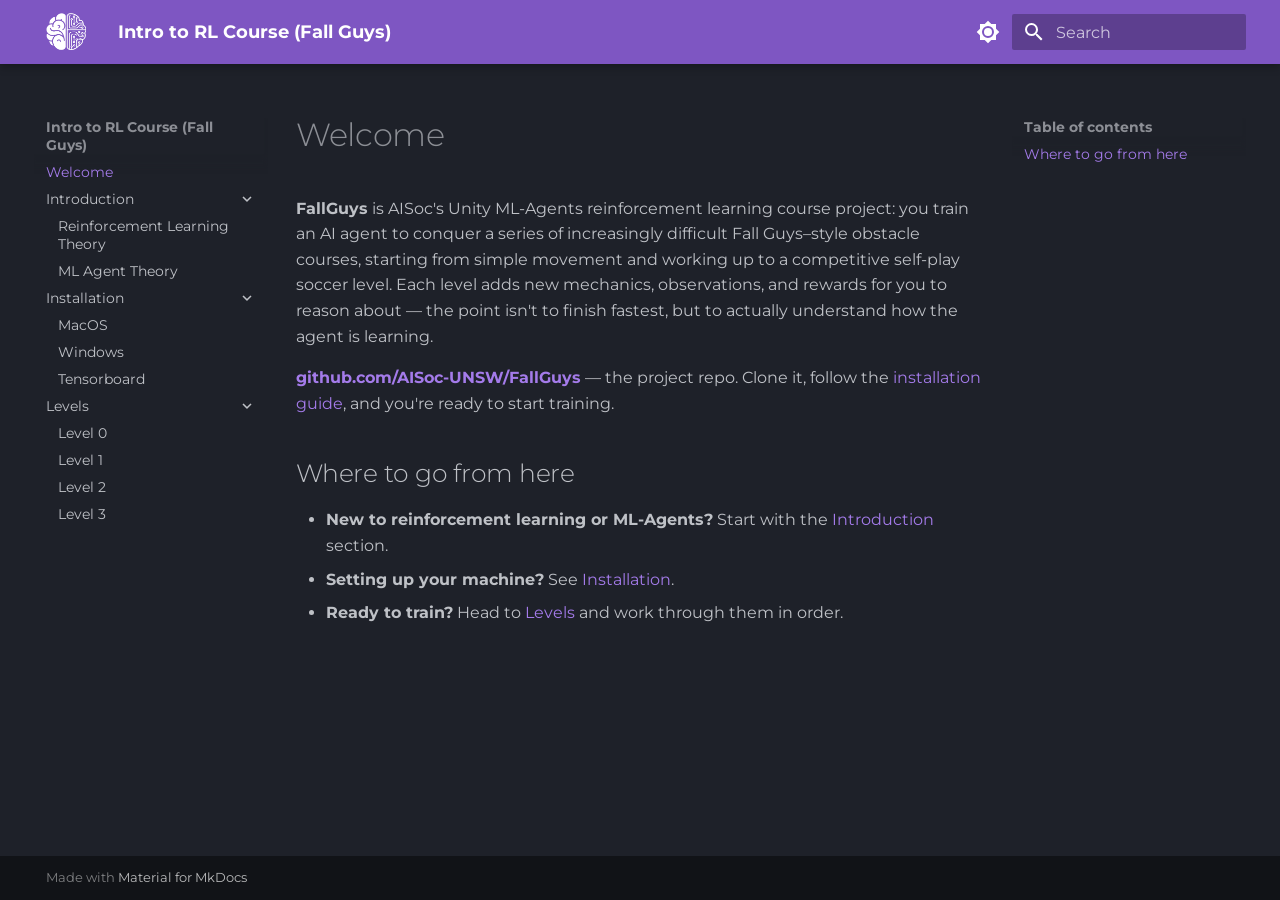
<file: index.html>
<!doctype html>
<html lang="en" class="no-js">
  <head>
    
      <meta charset="utf-8">
      <meta name="viewport" content="width=device-width,initial-scale=1">
      
      
      
        <link rel="canonical" href="https://sitename.example/">
      
      
      
        <link rel="next" href="introduction/rl-theory/">
      
      
        
      
      
      <link rel="icon" href="assets/favicon.ico">
      <meta name="generator" content="mkdocs-1.6.1, mkdocs-material-9.7.6">
    
    
      
        <title>Intro to RL Course (Fall Guys)</title>
      
    
    
      <link rel="stylesheet" href="assets/stylesheets/main.484c7ddc.min.css">
      
        
        <link rel="stylesheet" href="assets/stylesheets/palette.ab4e12ef.min.css">
      
      


    
    
      
    
    
      
        
        
        <link rel="preconnect" href="https://fonts.gstatic.com" crossorigin>
        <link rel="stylesheet" href="https://fonts.googleapis.com/css?family=Montserrat:300,300i,400,400i,700,700i%7CRoboto+Mono:400,400i,700,700i&display=fallback">
        <style>:root{--md-text-font:"Montserrat";--md-code-font:"Roboto Mono"}</style>
      
    
    
      <link rel="stylesheet" href="assets/custom.css">
    
    <script>__md_scope=new URL(".",location),__md_hash=e=>[...e].reduce(((e,_)=>(e<<5)-e+_.charCodeAt(0)),0),__md_get=(e,_=localStorage,t=__md_scope)=>JSON.parse(_.getItem(t.pathname+"."+e)),__md_set=(e,_,t=localStorage,a=__md_scope)=>{try{t.setItem(a.pathname+"."+e,JSON.stringify(_))}catch(e){}}</script>
    
      

    
    
  </head>
  
  
    
    
      
    
    
    
    
    <body dir="ltr" data-md-color-scheme="slate" data-md-color-primary="deep-purple" data-md-color-accent="deep-purple">
  
    
    <input class="md-toggle" data-md-toggle="drawer" type="checkbox" id="__drawer" autocomplete="off">
    <input class="md-toggle" data-md-toggle="search" type="checkbox" id="__search" autocomplete="off">
    <label class="md-overlay" for="__drawer"></label>
    <div data-md-component="skip">
      
        
        <a href="#welcome" class="md-skip">
          Skip to content
        </a>
      
    </div>
    <div data-md-component="announce">
      
    </div>
    
    
      

  

<header class="md-header md-header--shadow" data-md-component="header">
  <nav class="md-header__inner md-grid" aria-label="Header">
    <a href="." title="Intro to RL Course (Fall Guys)" class="md-header__button md-logo" aria-label="Intro to RL Course (Fall Guys)" data-md-component="logo">
      
  <img src="assets/logo.png" alt="logo">

    </a>
    <label class="md-header__button md-icon" for="__drawer">
      
      <svg xmlns="http://www.w3.org/2000/svg" viewBox="0 0 24 24"><path d="M3 6h18v2H3zm0 5h18v2H3zm0 5h18v2H3z"/></svg>
    </label>
    <div class="md-header__title" data-md-component="header-title">
      <div class="md-header__ellipsis">
        <div class="md-header__topic">
          <span class="md-ellipsis">
            Intro to RL Course (Fall Guys)
          </span>
        </div>
        <div class="md-header__topic" data-md-component="header-topic">
          <span class="md-ellipsis">
            
              Welcome
            
          </span>
        </div>
      </div>
    </div>
    
      
        <form class="md-header__option" data-md-component="palette">
  
    
    
    
    <input class="md-option" data-md-color-media="" data-md-color-scheme="slate" data-md-color-primary="deep-purple" data-md-color-accent="deep-purple"  aria-label="Dark mode"  type="radio" name="__palette" id="__palette_0">
    
      <label class="md-header__button md-icon" title="Dark mode" for="__palette_1" hidden>
        <svg xmlns="http://www.w3.org/2000/svg" viewBox="0 0 24 24"><path d="M12 8a4 4 0 0 0-4 4 4 4 0 0 0 4 4 4 4 0 0 0 4-4 4 4 0 0 0-4-4m0 10a6 6 0 0 1-6-6 6 6 0 0 1 6-6 6 6 0 0 1 6 6 6 6 0 0 1-6 6m8-9.31V4h-4.69L12 .69 8.69 4H4v4.69L.69 12 4 15.31V20h4.69L12 23.31 15.31 20H20v-4.69L23.31 12z"/></svg>
      </label>
    
  
    
    
    
    <input class="md-option" data-md-color-media="" data-md-color-scheme="default" data-md-color-primary="deep-purple" data-md-color-accent="deep-purple"  aria-label="Light mode"  type="radio" name="__palette" id="__palette_1">
    
      <label class="md-header__button md-icon" title="Light mode" for="__palette_0" hidden>
        <svg xmlns="http://www.w3.org/2000/svg" viewBox="0 0 24 24"><path d="M12 18c-.89 0-1.74-.2-2.5-.55C11.56 16.5 13 14.42 13 12s-1.44-4.5-3.5-5.45C10.26 6.2 11.11 6 12 6a6 6 0 0 1 6 6 6 6 0 0 1-6 6m8-9.31V4h-4.69L12 .69 8.69 4H4v4.69L.69 12 4 15.31V20h4.69L12 23.31 15.31 20H20v-4.69L23.31 12z"/></svg>
      </label>
    
  
</form>
      
    
    
      <script>var palette=__md_get("__palette");if(palette&&palette.color){if("(prefers-color-scheme)"===palette.color.media){var media=matchMedia("(prefers-color-scheme: light)"),input=document.querySelector(media.matches?"[data-md-color-media='(prefers-color-scheme: light)']":"[data-md-color-media='(prefers-color-scheme: dark)']");palette.color.media=input.getAttribute("data-md-color-media"),palette.color.scheme=input.getAttribute("data-md-color-scheme"),palette.color.primary=input.getAttribute("data-md-color-primary"),palette.color.accent=input.getAttribute("data-md-color-accent")}for(var[key,value]of Object.entries(palette.color))document.body.setAttribute("data-md-color-"+key,value)}</script>
    
    
    
      
      
        <label class="md-header__button md-icon" for="__search">
          
          <svg xmlns="http://www.w3.org/2000/svg" viewBox="0 0 24 24"><path d="M9.5 3A6.5 6.5 0 0 1 16 9.5c0 1.61-.59 3.09-1.56 4.23l.27.27h.79l5 5-1.5 1.5-5-5v-.79l-.27-.27A6.52 6.52 0 0 1 9.5 16 6.5 6.5 0 0 1 3 9.5 6.5 6.5 0 0 1 9.5 3m0 2C7 5 5 7 5 9.5S7 14 9.5 14 14 12 14 9.5 12 5 9.5 5"/></svg>
        </label>
        <div class="md-search" data-md-component="search" role="dialog">
  <label class="md-search__overlay" for="__search"></label>
  <div class="md-search__inner" role="search">
    <form class="md-search__form" name="search">
      <input type="text" class="md-search__input" name="query" aria-label="Search" placeholder="Search" autocapitalize="off" autocorrect="off" autocomplete="off" spellcheck="false" data-md-component="search-query" required>
      <label class="md-search__icon md-icon" for="__search">
        
        <svg xmlns="http://www.w3.org/2000/svg" viewBox="0 0 24 24"><path d="M9.5 3A6.5 6.5 0 0 1 16 9.5c0 1.61-.59 3.09-1.56 4.23l.27.27h.79l5 5-1.5 1.5-5-5v-.79l-.27-.27A6.52 6.52 0 0 1 9.5 16 6.5 6.5 0 0 1 3 9.5 6.5 6.5 0 0 1 9.5 3m0 2C7 5 5 7 5 9.5S7 14 9.5 14 14 12 14 9.5 12 5 9.5 5"/></svg>
        
        <svg xmlns="http://www.w3.org/2000/svg" viewBox="0 0 24 24"><path d="M20 11v2H8l5.5 5.5-1.42 1.42L4.16 12l7.92-7.92L13.5 5.5 8 11z"/></svg>
      </label>
      <nav class="md-search__options" aria-label="Search">
        
        <button type="reset" class="md-search__icon md-icon" title="Clear" aria-label="Clear" tabindex="-1">
          
          <svg xmlns="http://www.w3.org/2000/svg" viewBox="0 0 24 24"><path d="M19 6.41 17.59 5 12 10.59 6.41 5 5 6.41 10.59 12 5 17.59 6.41 19 12 13.41 17.59 19 19 17.59 13.41 12z"/></svg>
        </button>
      </nav>
      
    </form>
    <div class="md-search__output">
      <div class="md-search__scrollwrap" tabindex="0" data-md-scrollfix>
        <div class="md-search-result" data-md-component="search-result">
          <div class="md-search-result__meta">
            Initializing search
          </div>
          <ol class="md-search-result__list" role="presentation"></ol>
        </div>
      </div>
    </div>
  </div>
</div>
      
    
    
  </nav>
  
</header>
    
    <div class="md-container" data-md-component="container">
      
      
        
          
        
      
      <main class="md-main" data-md-component="main">
        <div class="md-main__inner md-grid">
          
            
              
              <div class="md-sidebar md-sidebar--primary" data-md-component="sidebar" data-md-type="navigation" >
                <div class="md-sidebar__scrollwrap">
                  <div class="md-sidebar__inner">
                    



<nav class="md-nav md-nav--primary" aria-label="Navigation" data-md-level="0">
  <label class="md-nav__title" for="__drawer">
    <a href="." title="Intro to RL Course (Fall Guys)" class="md-nav__button md-logo" aria-label="Intro to RL Course (Fall Guys)" data-md-component="logo">
      
  <img src="assets/logo.png" alt="logo">

    </a>
    Intro to RL Course (Fall Guys)
  </label>
  
  <ul class="md-nav__list" data-md-scrollfix>
    
      
      
  
  
    
  
  
  
    <li class="md-nav__item md-nav__item--active">
      
      <input class="md-nav__toggle md-toggle" type="checkbox" id="__toc">
      
      
        
      
      
        <label class="md-nav__link md-nav__link--active" for="__toc">
          
  
  
  <span class="md-ellipsis">
    
  
    Welcome
  

    
  </span>
  
  

          <span class="md-nav__icon md-icon"></span>
        </label>
      
      <a href="." class="md-nav__link md-nav__link--active">
        
  
  
  <span class="md-ellipsis">
    
  
    Welcome
  

    
  </span>
  
  

      </a>
      
        

<nav class="md-nav md-nav--secondary" aria-label="Table of contents">
  
  
  
    
  
  
    <label class="md-nav__title" for="__toc">
      <span class="md-nav__icon md-icon"></span>
      Table of contents
    </label>
    <ul class="md-nav__list" data-md-component="toc" data-md-scrollfix>
      
        <li class="md-nav__item">
  <a href="#where-to-go-from-here" class="md-nav__link">
    <span class="md-ellipsis">
      
        Where to go from here
      
    </span>
  </a>
  
</li>
      
    </ul>
  
</nav>
      
    </li>
  

    
      
      
  
  
  
  
    
    
    
    
    
    <li class="md-nav__item md-nav__item--nested">
      
        
        
          
        
        <input class="md-nav__toggle md-toggle md-toggle--indeterminate" type="checkbox" id="__nav_2" >
        
          
          <label class="md-nav__link" for="__nav_2" id="__nav_2_label" tabindex="0">
            
  
  
  <span class="md-ellipsis">
    
  
    Introduction
  

    
  </span>
  
  

            <span class="md-nav__icon md-icon"></span>
          </label>
        
        <nav class="md-nav" data-md-level="1" aria-labelledby="__nav_2_label" aria-expanded="false">
          <label class="md-nav__title" for="__nav_2">
            <span class="md-nav__icon md-icon"></span>
            
  
    Introduction
  

          </label>
          <ul class="md-nav__list" data-md-scrollfix>
            
              
                
  
  
  
  
    <li class="md-nav__item">
      <a href="introduction/rl-theory/" class="md-nav__link">
        
  
  
  <span class="md-ellipsis">
    
  
    Reinforcement Learning Theory
  

    
  </span>
  
  

      </a>
    </li>
  

              
            
              
                
  
  
  
  
    <li class="md-nav__item">
      <a href="introduction/ml-agent-theory/" class="md-nav__link">
        
  
  
  <span class="md-ellipsis">
    
  
    ML Agent Theory
  

    
  </span>
  
  

      </a>
    </li>
  

              
            
          </ul>
        </nav>
      
    </li>
  

    
      
      
  
  
  
  
    
    
    
    
    
    <li class="md-nav__item md-nav__item--nested">
      
        
        
          
        
        <input class="md-nav__toggle md-toggle md-toggle--indeterminate" type="checkbox" id="__nav_3" >
        
          
          <label class="md-nav__link" for="__nav_3" id="__nav_3_label" tabindex="0">
            
  
  
  <span class="md-ellipsis">
    
  
    Installation
  

    
  </span>
  
  

            <span class="md-nav__icon md-icon"></span>
          </label>
        
        <nav class="md-nav" data-md-level="1" aria-labelledby="__nav_3_label" aria-expanded="false">
          <label class="md-nav__title" for="__nav_3">
            <span class="md-nav__icon md-icon"></span>
            
  
    Installation
  

          </label>
          <ul class="md-nav__list" data-md-scrollfix>
            
              
                
  
  
  
  
    <li class="md-nav__item">
      <a href="installation/macos/" class="md-nav__link">
        
  
  
  <span class="md-ellipsis">
    
  
    MacOS
  

    
  </span>
  
  

      </a>
    </li>
  

              
            
              
                
  
  
  
  
    <li class="md-nav__item">
      <a href="installation/windows/" class="md-nav__link">
        
  
  
  <span class="md-ellipsis">
    
  
    Windows
  

    
  </span>
  
  

      </a>
    </li>
  

              
            
              
                
  
  
  
  
    <li class="md-nav__item">
      <a href="installation/tensorboard/" class="md-nav__link">
        
  
  
  <span class="md-ellipsis">
    
  
    Tensorboard
  

    
  </span>
  
  

      </a>
    </li>
  

              
            
          </ul>
        </nav>
      
    </li>
  

    
      
      
  
  
  
  
    
    
    
    
    
    <li class="md-nav__item md-nav__item--nested">
      
        
        
          
        
        <input class="md-nav__toggle md-toggle md-toggle--indeterminate" type="checkbox" id="__nav_4" >
        
          
          <label class="md-nav__link" for="__nav_4" id="__nav_4_label" tabindex="0">
            
  
  
  <span class="md-ellipsis">
    
  
    Levels
  

    
  </span>
  
  

            <span class="md-nav__icon md-icon"></span>
          </label>
        
        <nav class="md-nav" data-md-level="1" aria-labelledby="__nav_4_label" aria-expanded="false">
          <label class="md-nav__title" for="__nav_4">
            <span class="md-nav__icon md-icon"></span>
            
  
    Levels
  

          </label>
          <ul class="md-nav__list" data-md-scrollfix>
            
              
                
  
  
  
  
    <li class="md-nav__item">
      <a href="levels/level-0/" class="md-nav__link">
        
  
  
  <span class="md-ellipsis">
    
  
    Level 0
  

    
  </span>
  
  

      </a>
    </li>
  

              
            
              
                
  
  
  
  
    <li class="md-nav__item">
      <a href="levels/level-1/" class="md-nav__link">
        
  
  
  <span class="md-ellipsis">
    
  
    Level 1
  

    
  </span>
  
  

      </a>
    </li>
  

              
            
              
                
  
  
  
  
    <li class="md-nav__item">
      <a href="levels/level-2/" class="md-nav__link">
        
  
  
  <span class="md-ellipsis">
    
  
    Level 2
  

    
  </span>
  
  

      </a>
    </li>
  

              
            
              
                
  
  
  
  
    <li class="md-nav__item">
      <a href="levels/level-3/" class="md-nav__link">
        
  
  
  <span class="md-ellipsis">
    
  
    Level 3
  

    
  </span>
  
  

      </a>
    </li>
  

              
            
          </ul>
        </nav>
      
    </li>
  

    
  </ul>
</nav>
                  </div>
                </div>
              </div>
            
            
              
              <div class="md-sidebar md-sidebar--secondary" data-md-component="sidebar" data-md-type="toc" >
                <div class="md-sidebar__scrollwrap">
                  <div class="md-sidebar__inner">
                    

<nav class="md-nav md-nav--secondary" aria-label="Table of contents">
  
  
  
    
  
  
    <label class="md-nav__title" for="__toc">
      <span class="md-nav__icon md-icon"></span>
      Table of contents
    </label>
    <ul class="md-nav__list" data-md-component="toc" data-md-scrollfix>
      
        <li class="md-nav__item">
  <a href="#where-to-go-from-here" class="md-nav__link">
    <span class="md-ellipsis">
      
        Where to go from here
      
    </span>
  </a>
  
</li>
      
    </ul>
  
</nav>
                  </div>
                </div>
              </div>
            
          
          
            <div class="md-content" data-md-component="content">
              
              <article class="md-content__inner md-typeset">
                
                  



<h1 id="welcome">Welcome</h1>
<p><strong>FallGuys</strong> is AISoc's Unity ML-Agents reinforcement learning course project: you train an AI agent to conquer a series of increasingly difficult Fall Guys–style obstacle courses, starting from simple movement and working up to a competitive self-play soccer level. Each level adds new mechanics, observations, and rewards for you to reason about — the point isn't to finish fastest, but to actually understand how the agent is learning.</p>
<p><strong><a href="https://github.com/AISoc-UNSW/FallGuys">github.com/AISoc-UNSW/FallGuys</a></strong> — the project repo. Clone it, follow the <a href="installation/macos/">installation guide</a>, and you're ready to start training.</p>
<h2 id="where-to-go-from-here">Where to go from here</h2>
<ul>
<li><strong>New to reinforcement learning or ML-Agents?</strong> Start with the <a href="introduction/rl-theory/">Introduction</a> section.</li>
<li><strong>Setting up your machine?</strong> See <a href="installation/macos/">Installation</a>.</li>
<li><strong>Ready to train?</strong> Head to <a href="levels/level-0/">Levels</a> and work through them in order.</li>
</ul>












                
              </article>
            </div>
          
          
<script>var target=document.getElementById(location.hash.slice(1));target&&target.name&&(target.checked=target.name.startsWith("__tabbed_"))</script>
        </div>
        
          <button type="button" class="md-top md-icon" data-md-component="top" hidden>
  
  <svg xmlns="http://www.w3.org/2000/svg" viewBox="0 0 24 24"><path d="M13 20h-2V8l-5.5 5.5-1.42-1.42L12 4.16l7.92 7.92-1.42 1.42L13 8z"/></svg>
  Back to top
</button>
        
      </main>
      
        <footer class="md-footer">
  
  <div class="md-footer-meta md-typeset">
    <div class="md-footer-meta__inner md-grid">
      <div class="md-copyright">
  
  
    Made with
    <a href="https://squidfunk.github.io/mkdocs-material/" target="_blank" rel="noopener">
      Material for MkDocs
    </a>
  
</div>
      
    </div>
  </div>
</footer>
      
    </div>
    <div class="md-dialog" data-md-component="dialog">
      <div class="md-dialog__inner md-typeset"></div>
    </div>
    
    
    
      
      
      <script id="__config" type="application/json">{"annotate": null, "base": ".", "features": ["navigation.expand", "toc.follow", "navigation.top"], "search": "assets/javascripts/workers/search.2c215733.min.js", "tags": null, "translations": {"clipboard.copied": "Copied to clipboard", "clipboard.copy": "Copy to clipboard", "search.result.more.one": "1 more on this page", "search.result.more.other": "# more on this page", "search.result.none": "No matching documents", "search.result.one": "1 matching document", "search.result.other": "# matching documents", "search.result.placeholder": "Type to start searching", "search.result.term.missing": "Missing", "select.version": "Select version"}, "version": null}</script>
    
    
      <script src="assets/javascripts/bundle.79ae519e.min.js"></script>
      
    
  </body>
</html>
</file>
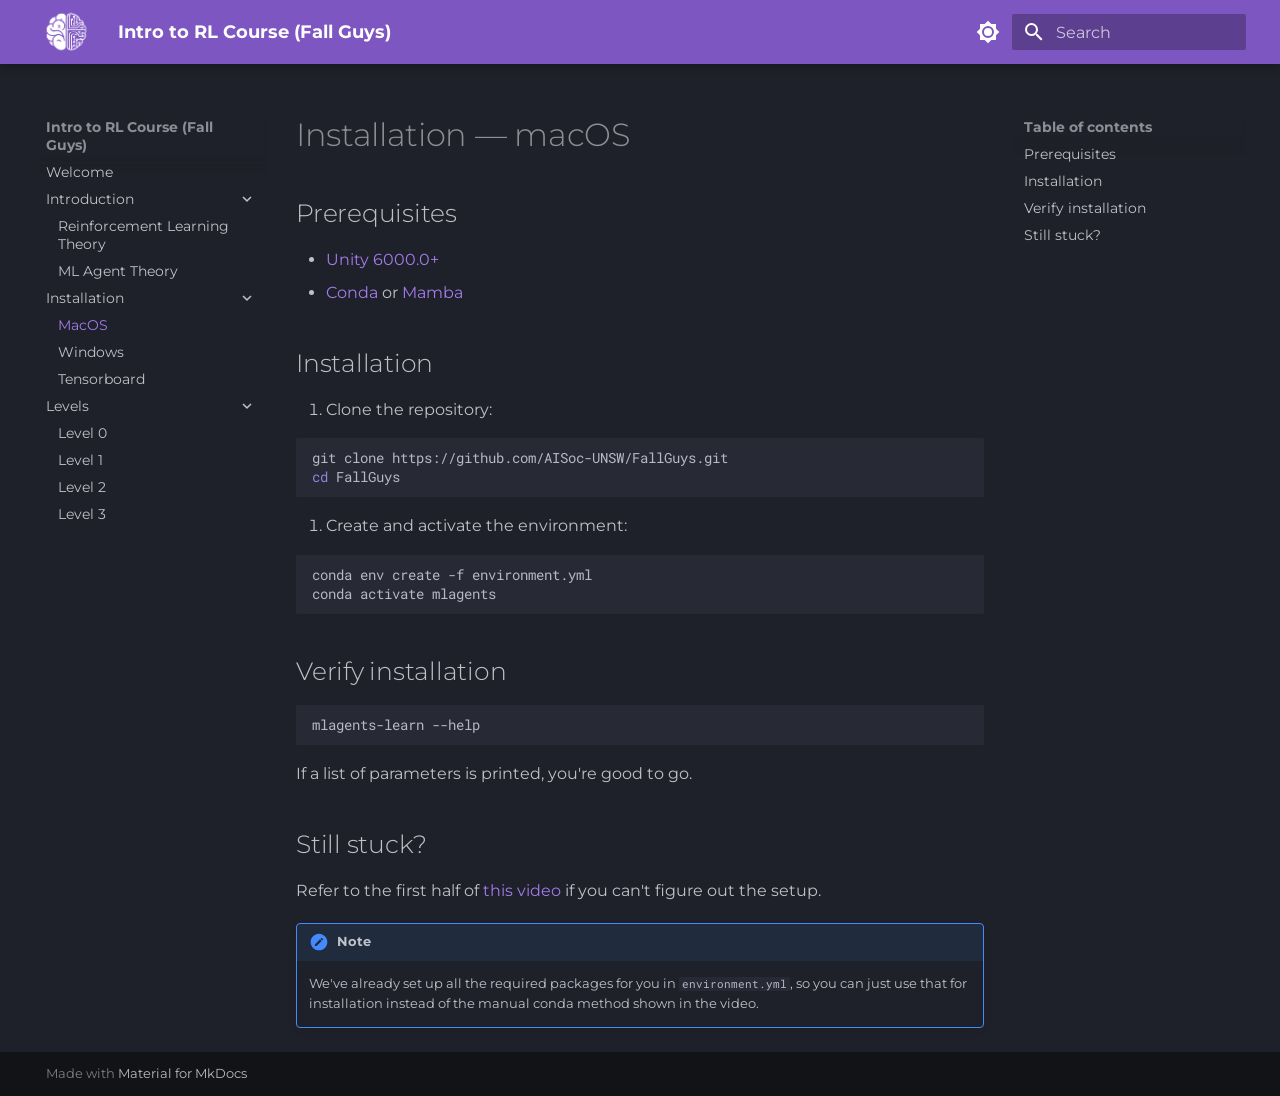
<file: installation/macos/index.html>
<!doctype html>
<html lang="en" class="no-js">
  <head>
    
      <meta charset="utf-8">
      <meta name="viewport" content="width=device-width,initial-scale=1">
      
      
      
        <link rel="canonical" href="https://sitename.example/installation/macos/">
      
      
        <link rel="prev" href="../../introduction/ml-agent-theory/">
      
      
        <link rel="next" href="../windows/">
      
      
        
      
      
      <link rel="icon" href="../../assets/favicon.ico">
      <meta name="generator" content="mkdocs-1.6.1, mkdocs-material-9.7.6">
    
    
      
        <title>MacOS - Intro to RL Course (Fall Guys)</title>
      
    
    
      <link rel="stylesheet" href="../../assets/stylesheets/main.484c7ddc.min.css">
      
        
        <link rel="stylesheet" href="../../assets/stylesheets/palette.ab4e12ef.min.css">
      
      


    
    
      
    
    
      
        
        
        <link rel="preconnect" href="https://fonts.gstatic.com" crossorigin>
        <link rel="stylesheet" href="https://fonts.googleapis.com/css?family=Montserrat:300,300i,400,400i,700,700i%7CRoboto+Mono:400,400i,700,700i&display=fallback">
        <style>:root{--md-text-font:"Montserrat";--md-code-font:"Roboto Mono"}</style>
      
    
    
      <link rel="stylesheet" href="../../assets/custom.css">
    
    <script>__md_scope=new URL("../..",location),__md_hash=e=>[...e].reduce(((e,_)=>(e<<5)-e+_.charCodeAt(0)),0),__md_get=(e,_=localStorage,t=__md_scope)=>JSON.parse(_.getItem(t.pathname+"."+e)),__md_set=(e,_,t=localStorage,a=__md_scope)=>{try{t.setItem(a.pathname+"."+e,JSON.stringify(_))}catch(e){}}</script>
    
      

    
    
  </head>
  
  
    
    
      
    
    
    
    
    <body dir="ltr" data-md-color-scheme="slate" data-md-color-primary="deep-purple" data-md-color-accent="deep-purple">
  
    
    <input class="md-toggle" data-md-toggle="drawer" type="checkbox" id="__drawer" autocomplete="off">
    <input class="md-toggle" data-md-toggle="search" type="checkbox" id="__search" autocomplete="off">
    <label class="md-overlay" for="__drawer"></label>
    <div data-md-component="skip">
      
        
        <a href="#installation-macos" class="md-skip">
          Skip to content
        </a>
      
    </div>
    <div data-md-component="announce">
      
    </div>
    
    
      

  

<header class="md-header md-header--shadow" data-md-component="header">
  <nav class="md-header__inner md-grid" aria-label="Header">
    <a href="../.." title="Intro to RL Course (Fall Guys)" class="md-header__button md-logo" aria-label="Intro to RL Course (Fall Guys)" data-md-component="logo">
      
  <img src="../../assets/logo.png" alt="logo">

    </a>
    <label class="md-header__button md-icon" for="__drawer">
      
      <svg xmlns="http://www.w3.org/2000/svg" viewBox="0 0 24 24"><path d="M3 6h18v2H3zm0 5h18v2H3zm0 5h18v2H3z"/></svg>
    </label>
    <div class="md-header__title" data-md-component="header-title">
      <div class="md-header__ellipsis">
        <div class="md-header__topic">
          <span class="md-ellipsis">
            Intro to RL Course (Fall Guys)
          </span>
        </div>
        <div class="md-header__topic" data-md-component="header-topic">
          <span class="md-ellipsis">
            
              MacOS
            
          </span>
        </div>
      </div>
    </div>
    
      
        <form class="md-header__option" data-md-component="palette">
  
    
    
    
    <input class="md-option" data-md-color-media="" data-md-color-scheme="slate" data-md-color-primary="deep-purple" data-md-color-accent="deep-purple"  aria-label="Dark mode"  type="radio" name="__palette" id="__palette_0">
    
      <label class="md-header__button md-icon" title="Dark mode" for="__palette_1" hidden>
        <svg xmlns="http://www.w3.org/2000/svg" viewBox="0 0 24 24"><path d="M12 8a4 4 0 0 0-4 4 4 4 0 0 0 4 4 4 4 0 0 0 4-4 4 4 0 0 0-4-4m0 10a6 6 0 0 1-6-6 6 6 0 0 1 6-6 6 6 0 0 1 6 6 6 6 0 0 1-6 6m8-9.31V4h-4.69L12 .69 8.69 4H4v4.69L.69 12 4 15.31V20h4.69L12 23.31 15.31 20H20v-4.69L23.31 12z"/></svg>
      </label>
    
  
    
    
    
    <input class="md-option" data-md-color-media="" data-md-color-scheme="default" data-md-color-primary="deep-purple" data-md-color-accent="deep-purple"  aria-label="Light mode"  type="radio" name="__palette" id="__palette_1">
    
      <label class="md-header__button md-icon" title="Light mode" for="__palette_0" hidden>
        <svg xmlns="http://www.w3.org/2000/svg" viewBox="0 0 24 24"><path d="M12 18c-.89 0-1.74-.2-2.5-.55C11.56 16.5 13 14.42 13 12s-1.44-4.5-3.5-5.45C10.26 6.2 11.11 6 12 6a6 6 0 0 1 6 6 6 6 0 0 1-6 6m8-9.31V4h-4.69L12 .69 8.69 4H4v4.69L.69 12 4 15.31V20h4.69L12 23.31 15.31 20H20v-4.69L23.31 12z"/></svg>
      </label>
    
  
</form>
      
    
    
      <script>var palette=__md_get("__palette");if(palette&&palette.color){if("(prefers-color-scheme)"===palette.color.media){var media=matchMedia("(prefers-color-scheme: light)"),input=document.querySelector(media.matches?"[data-md-color-media='(prefers-color-scheme: light)']":"[data-md-color-media='(prefers-color-scheme: dark)']");palette.color.media=input.getAttribute("data-md-color-media"),palette.color.scheme=input.getAttribute("data-md-color-scheme"),palette.color.primary=input.getAttribute("data-md-color-primary"),palette.color.accent=input.getAttribute("data-md-color-accent")}for(var[key,value]of Object.entries(palette.color))document.body.setAttribute("data-md-color-"+key,value)}</script>
    
    
    
      
      
        <label class="md-header__button md-icon" for="__search">
          
          <svg xmlns="http://www.w3.org/2000/svg" viewBox="0 0 24 24"><path d="M9.5 3A6.5 6.5 0 0 1 16 9.5c0 1.61-.59 3.09-1.56 4.23l.27.27h.79l5 5-1.5 1.5-5-5v-.79l-.27-.27A6.52 6.52 0 0 1 9.5 16 6.5 6.5 0 0 1 3 9.5 6.5 6.5 0 0 1 9.5 3m0 2C7 5 5 7 5 9.5S7 14 9.5 14 14 12 14 9.5 12 5 9.5 5"/></svg>
        </label>
        <div class="md-search" data-md-component="search" role="dialog">
  <label class="md-search__overlay" for="__search"></label>
  <div class="md-search__inner" role="search">
    <form class="md-search__form" name="search">
      <input type="text" class="md-search__input" name="query" aria-label="Search" placeholder="Search" autocapitalize="off" autocorrect="off" autocomplete="off" spellcheck="false" data-md-component="search-query" required>
      <label class="md-search__icon md-icon" for="__search">
        
        <svg xmlns="http://www.w3.org/2000/svg" viewBox="0 0 24 24"><path d="M9.5 3A6.5 6.5 0 0 1 16 9.5c0 1.61-.59 3.09-1.56 4.23l.27.27h.79l5 5-1.5 1.5-5-5v-.79l-.27-.27A6.52 6.52 0 0 1 9.5 16 6.5 6.5 0 0 1 3 9.5 6.5 6.5 0 0 1 9.5 3m0 2C7 5 5 7 5 9.5S7 14 9.5 14 14 12 14 9.5 12 5 9.5 5"/></svg>
        
        <svg xmlns="http://www.w3.org/2000/svg" viewBox="0 0 24 24"><path d="M20 11v2H8l5.5 5.5-1.42 1.42L4.16 12l7.92-7.92L13.5 5.5 8 11z"/></svg>
      </label>
      <nav class="md-search__options" aria-label="Search">
        
        <button type="reset" class="md-search__icon md-icon" title="Clear" aria-label="Clear" tabindex="-1">
          
          <svg xmlns="http://www.w3.org/2000/svg" viewBox="0 0 24 24"><path d="M19 6.41 17.59 5 12 10.59 6.41 5 5 6.41 10.59 12 5 17.59 6.41 19 12 13.41 17.59 19 19 17.59 13.41 12z"/></svg>
        </button>
      </nav>
      
    </form>
    <div class="md-search__output">
      <div class="md-search__scrollwrap" tabindex="0" data-md-scrollfix>
        <div class="md-search-result" data-md-component="search-result">
          <div class="md-search-result__meta">
            Initializing search
          </div>
          <ol class="md-search-result__list" role="presentation"></ol>
        </div>
      </div>
    </div>
  </div>
</div>
      
    
    
  </nav>
  
</header>
    
    <div class="md-container" data-md-component="container">
      
      
        
          
        
      
      <main class="md-main" data-md-component="main">
        <div class="md-main__inner md-grid">
          
            
              
              <div class="md-sidebar md-sidebar--primary" data-md-component="sidebar" data-md-type="navigation" >
                <div class="md-sidebar__scrollwrap">
                  <div class="md-sidebar__inner">
                    



<nav class="md-nav md-nav--primary" aria-label="Navigation" data-md-level="0">
  <label class="md-nav__title" for="__drawer">
    <a href="../.." title="Intro to RL Course (Fall Guys)" class="md-nav__button md-logo" aria-label="Intro to RL Course (Fall Guys)" data-md-component="logo">
      
  <img src="../../assets/logo.png" alt="logo">

    </a>
    Intro to RL Course (Fall Guys)
  </label>
  
  <ul class="md-nav__list" data-md-scrollfix>
    
      
      
  
  
  
  
    <li class="md-nav__item">
      <a href="../.." class="md-nav__link">
        
  
  
  <span class="md-ellipsis">
    
  
    Welcome
  

    
  </span>
  
  

      </a>
    </li>
  

    
      
      
  
  
  
  
    
    
    
    
    
    <li class="md-nav__item md-nav__item--nested">
      
        
        
          
        
        <input class="md-nav__toggle md-toggle md-toggle--indeterminate" type="checkbox" id="__nav_2" >
        
          
          <label class="md-nav__link" for="__nav_2" id="__nav_2_label" tabindex="0">
            
  
  
  <span class="md-ellipsis">
    
  
    Introduction
  

    
  </span>
  
  

            <span class="md-nav__icon md-icon"></span>
          </label>
        
        <nav class="md-nav" data-md-level="1" aria-labelledby="__nav_2_label" aria-expanded="false">
          <label class="md-nav__title" for="__nav_2">
            <span class="md-nav__icon md-icon"></span>
            
  
    Introduction
  

          </label>
          <ul class="md-nav__list" data-md-scrollfix>
            
              
                
  
  
  
  
    <li class="md-nav__item">
      <a href="../../introduction/rl-theory/" class="md-nav__link">
        
  
  
  <span class="md-ellipsis">
    
  
    Reinforcement Learning Theory
  

    
  </span>
  
  

      </a>
    </li>
  

              
            
              
                
  
  
  
  
    <li class="md-nav__item">
      <a href="../../introduction/ml-agent-theory/" class="md-nav__link">
        
  
  
  <span class="md-ellipsis">
    
  
    ML Agent Theory
  

    
  </span>
  
  

      </a>
    </li>
  

              
            
          </ul>
        </nav>
      
    </li>
  

    
      
      
  
  
    
  
  
  
    
    
    
    
    
    <li class="md-nav__item md-nav__item--active md-nav__item--nested">
      
        
        
        <input class="md-nav__toggle md-toggle " type="checkbox" id="__nav_3" checked>
        
          
          <label class="md-nav__link" for="__nav_3" id="__nav_3_label" tabindex="0">
            
  
  
  <span class="md-ellipsis">
    
  
    Installation
  

    
  </span>
  
  

            <span class="md-nav__icon md-icon"></span>
          </label>
        
        <nav class="md-nav" data-md-level="1" aria-labelledby="__nav_3_label" aria-expanded="true">
          <label class="md-nav__title" for="__nav_3">
            <span class="md-nav__icon md-icon"></span>
            
  
    Installation
  

          </label>
          <ul class="md-nav__list" data-md-scrollfix>
            
              
                
  
  
    
  
  
  
    <li class="md-nav__item md-nav__item--active">
      
      <input class="md-nav__toggle md-toggle" type="checkbox" id="__toc">
      
      
        
      
      
        <label class="md-nav__link md-nav__link--active" for="__toc">
          
  
  
  <span class="md-ellipsis">
    
  
    MacOS
  

    
  </span>
  
  

          <span class="md-nav__icon md-icon"></span>
        </label>
      
      <a href="./" class="md-nav__link md-nav__link--active">
        
  
  
  <span class="md-ellipsis">
    
  
    MacOS
  

    
  </span>
  
  

      </a>
      
        

<nav class="md-nav md-nav--secondary" aria-label="Table of contents">
  
  
  
    
  
  
    <label class="md-nav__title" for="__toc">
      <span class="md-nav__icon md-icon"></span>
      Table of contents
    </label>
    <ul class="md-nav__list" data-md-component="toc" data-md-scrollfix>
      
        <li class="md-nav__item">
  <a href="#prerequisites" class="md-nav__link">
    <span class="md-ellipsis">
      
        Prerequisites
      
    </span>
  </a>
  
</li>
      
        <li class="md-nav__item">
  <a href="#installation" class="md-nav__link">
    <span class="md-ellipsis">
      
        Installation
      
    </span>
  </a>
  
</li>
      
        <li class="md-nav__item">
  <a href="#verify-installation" class="md-nav__link">
    <span class="md-ellipsis">
      
        Verify installation
      
    </span>
  </a>
  
</li>
      
        <li class="md-nav__item">
  <a href="#still-stuck" class="md-nav__link">
    <span class="md-ellipsis">
      
        Still stuck?
      
    </span>
  </a>
  
</li>
      
    </ul>
  
</nav>
      
    </li>
  

              
            
              
                
  
  
  
  
    <li class="md-nav__item">
      <a href="../windows/" class="md-nav__link">
        
  
  
  <span class="md-ellipsis">
    
  
    Windows
  

    
  </span>
  
  

      </a>
    </li>
  

              
            
              
                
  
  
  
  
    <li class="md-nav__item">
      <a href="../tensorboard/" class="md-nav__link">
        
  
  
  <span class="md-ellipsis">
    
  
    Tensorboard
  

    
  </span>
  
  

      </a>
    </li>
  

              
            
          </ul>
        </nav>
      
    </li>
  

    
      
      
  
  
  
  
    
    
    
    
    
    <li class="md-nav__item md-nav__item--nested">
      
        
        
          
        
        <input class="md-nav__toggle md-toggle md-toggle--indeterminate" type="checkbox" id="__nav_4" >
        
          
          <label class="md-nav__link" for="__nav_4" id="__nav_4_label" tabindex="0">
            
  
  
  <span class="md-ellipsis">
    
  
    Levels
  

    
  </span>
  
  

            <span class="md-nav__icon md-icon"></span>
          </label>
        
        <nav class="md-nav" data-md-level="1" aria-labelledby="__nav_4_label" aria-expanded="false">
          <label class="md-nav__title" for="__nav_4">
            <span class="md-nav__icon md-icon"></span>
            
  
    Levels
  

          </label>
          <ul class="md-nav__list" data-md-scrollfix>
            
              
                
  
  
  
  
    <li class="md-nav__item">
      <a href="../../levels/level-0/" class="md-nav__link">
        
  
  
  <span class="md-ellipsis">
    
  
    Level 0
  

    
  </span>
  
  

      </a>
    </li>
  

              
            
              
                
  
  
  
  
    <li class="md-nav__item">
      <a href="../../levels/level-1/" class="md-nav__link">
        
  
  
  <span class="md-ellipsis">
    
  
    Level 1
  

    
  </span>
  
  

      </a>
    </li>
  

              
            
              
                
  
  
  
  
    <li class="md-nav__item">
      <a href="../../levels/level-2/" class="md-nav__link">
        
  
  
  <span class="md-ellipsis">
    
  
    Level 2
  

    
  </span>
  
  

      </a>
    </li>
  

              
            
              
                
  
  
  
  
    <li class="md-nav__item">
      <a href="../../levels/level-3/" class="md-nav__link">
        
  
  
  <span class="md-ellipsis">
    
  
    Level 3
  

    
  </span>
  
  

      </a>
    </li>
  

              
            
          </ul>
        </nav>
      
    </li>
  

    
  </ul>
</nav>
                  </div>
                </div>
              </div>
            
            
              
              <div class="md-sidebar md-sidebar--secondary" data-md-component="sidebar" data-md-type="toc" >
                <div class="md-sidebar__scrollwrap">
                  <div class="md-sidebar__inner">
                    

<nav class="md-nav md-nav--secondary" aria-label="Table of contents">
  
  
  
    
  
  
    <label class="md-nav__title" for="__toc">
      <span class="md-nav__icon md-icon"></span>
      Table of contents
    </label>
    <ul class="md-nav__list" data-md-component="toc" data-md-scrollfix>
      
        <li class="md-nav__item">
  <a href="#prerequisites" class="md-nav__link">
    <span class="md-ellipsis">
      
        Prerequisites
      
    </span>
  </a>
  
</li>
      
        <li class="md-nav__item">
  <a href="#installation" class="md-nav__link">
    <span class="md-ellipsis">
      
        Installation
      
    </span>
  </a>
  
</li>
      
        <li class="md-nav__item">
  <a href="#verify-installation" class="md-nav__link">
    <span class="md-ellipsis">
      
        Verify installation
      
    </span>
  </a>
  
</li>
      
        <li class="md-nav__item">
  <a href="#still-stuck" class="md-nav__link">
    <span class="md-ellipsis">
      
        Still stuck?
      
    </span>
  </a>
  
</li>
      
    </ul>
  
</nav>
                  </div>
                </div>
              </div>
            
          
          
            <div class="md-content" data-md-component="content">
              
              <article class="md-content__inner md-typeset">
                
                  



<h1 id="installation-macos">Installation — macOS</h1>
<h2 id="prerequisites">Prerequisites</h2>
<ul>
<li><a href="https://unity3d.com/get-unity/download">Unity 6000.0+</a></li>
<li><a href="https://docs.conda.io/en/latest/">Conda</a> or <a href="https://github.com/mamba-org/mamba">Mamba</a></li>
</ul>
<h2 id="installation">Installation</h2>
<ol>
<li>Clone the repository:</li>
</ol>
<div class="language-bash highlight"><pre><span></span><code><span id="__span-0-1"><a id="__codelineno-0-1" name="__codelineno-0-1" href="#__codelineno-0-1"></a>git<span class="w"> </span>clone<span class="w"> </span>https://github.com/AISoc-UNSW/FallGuys.git
</span><span id="__span-0-2"><a id="__codelineno-0-2" name="__codelineno-0-2" href="#__codelineno-0-2"></a><span class="nb">cd</span><span class="w"> </span>FallGuys
</span></code></pre></div>
<ol>
<li>Create and activate the environment:</li>
</ol>
<div class="language-bash highlight"><pre><span></span><code><span id="__span-1-1"><a id="__codelineno-1-1" name="__codelineno-1-1" href="#__codelineno-1-1"></a>conda<span class="w"> </span>env<span class="w"> </span>create<span class="w"> </span>-f<span class="w"> </span>environment.yml
</span><span id="__span-1-2"><a id="__codelineno-1-2" name="__codelineno-1-2" href="#__codelineno-1-2"></a>conda<span class="w"> </span>activate<span class="w"> </span>mlagents
</span></code></pre></div>
<h2 id="verify-installation">Verify installation</h2>
<div class="language-bash highlight"><pre><span></span><code><span id="__span-2-1"><a id="__codelineno-2-1" name="__codelineno-2-1" href="#__codelineno-2-1"></a>mlagents-learn<span class="w"> </span>--help
</span></code></pre></div>
<p>If a list of parameters is printed, you're good to go.</p>
<h2 id="still-stuck">Still stuck?</h2>
<p>Refer to the first half of <a href="https://www.youtube.com/watch?v=ZtbjlrmRbyc">this video</a> if you can't figure out the setup.</p>
<div class="admonition note">
<p class="admonition-title">Note</p>
<p>We've already set up all the required packages for you in <code>environment.yml</code>, so you can just use that for installation instead of the manual conda method shown in the video.</p>
</div>












                
              </article>
            </div>
          
          
<script>var target=document.getElementById(location.hash.slice(1));target&&target.name&&(target.checked=target.name.startsWith("__tabbed_"))</script>
        </div>
        
          <button type="button" class="md-top md-icon" data-md-component="top" hidden>
  
  <svg xmlns="http://www.w3.org/2000/svg" viewBox="0 0 24 24"><path d="M13 20h-2V8l-5.5 5.5-1.42-1.42L12 4.16l7.92 7.92-1.42 1.42L13 8z"/></svg>
  Back to top
</button>
        
      </main>
      
        <footer class="md-footer">
  
  <div class="md-footer-meta md-typeset">
    <div class="md-footer-meta__inner md-grid">
      <div class="md-copyright">
  
  
    Made with
    <a href="https://squidfunk.github.io/mkdocs-material/" target="_blank" rel="noopener">
      Material for MkDocs
    </a>
  
</div>
      
    </div>
  </div>
</footer>
      
    </div>
    <div class="md-dialog" data-md-component="dialog">
      <div class="md-dialog__inner md-typeset"></div>
    </div>
    
    
    
      
      
      <script id="__config" type="application/json">{"annotate": null, "base": "../..", "features": ["navigation.expand", "toc.follow", "navigation.top"], "search": "../../assets/javascripts/workers/search.2c215733.min.js", "tags": null, "translations": {"clipboard.copied": "Copied to clipboard", "clipboard.copy": "Copy to clipboard", "search.result.more.one": "1 more on this page", "search.result.more.other": "# more on this page", "search.result.none": "No matching documents", "search.result.one": "1 matching document", "search.result.other": "# matching documents", "search.result.placeholder": "Type to start searching", "search.result.term.missing": "Missing", "select.version": "Select version"}, "version": null}</script>
    
    
      <script src="../../assets/javascripts/bundle.79ae519e.min.js"></script>
      
    
  </body>
</html>
</file>
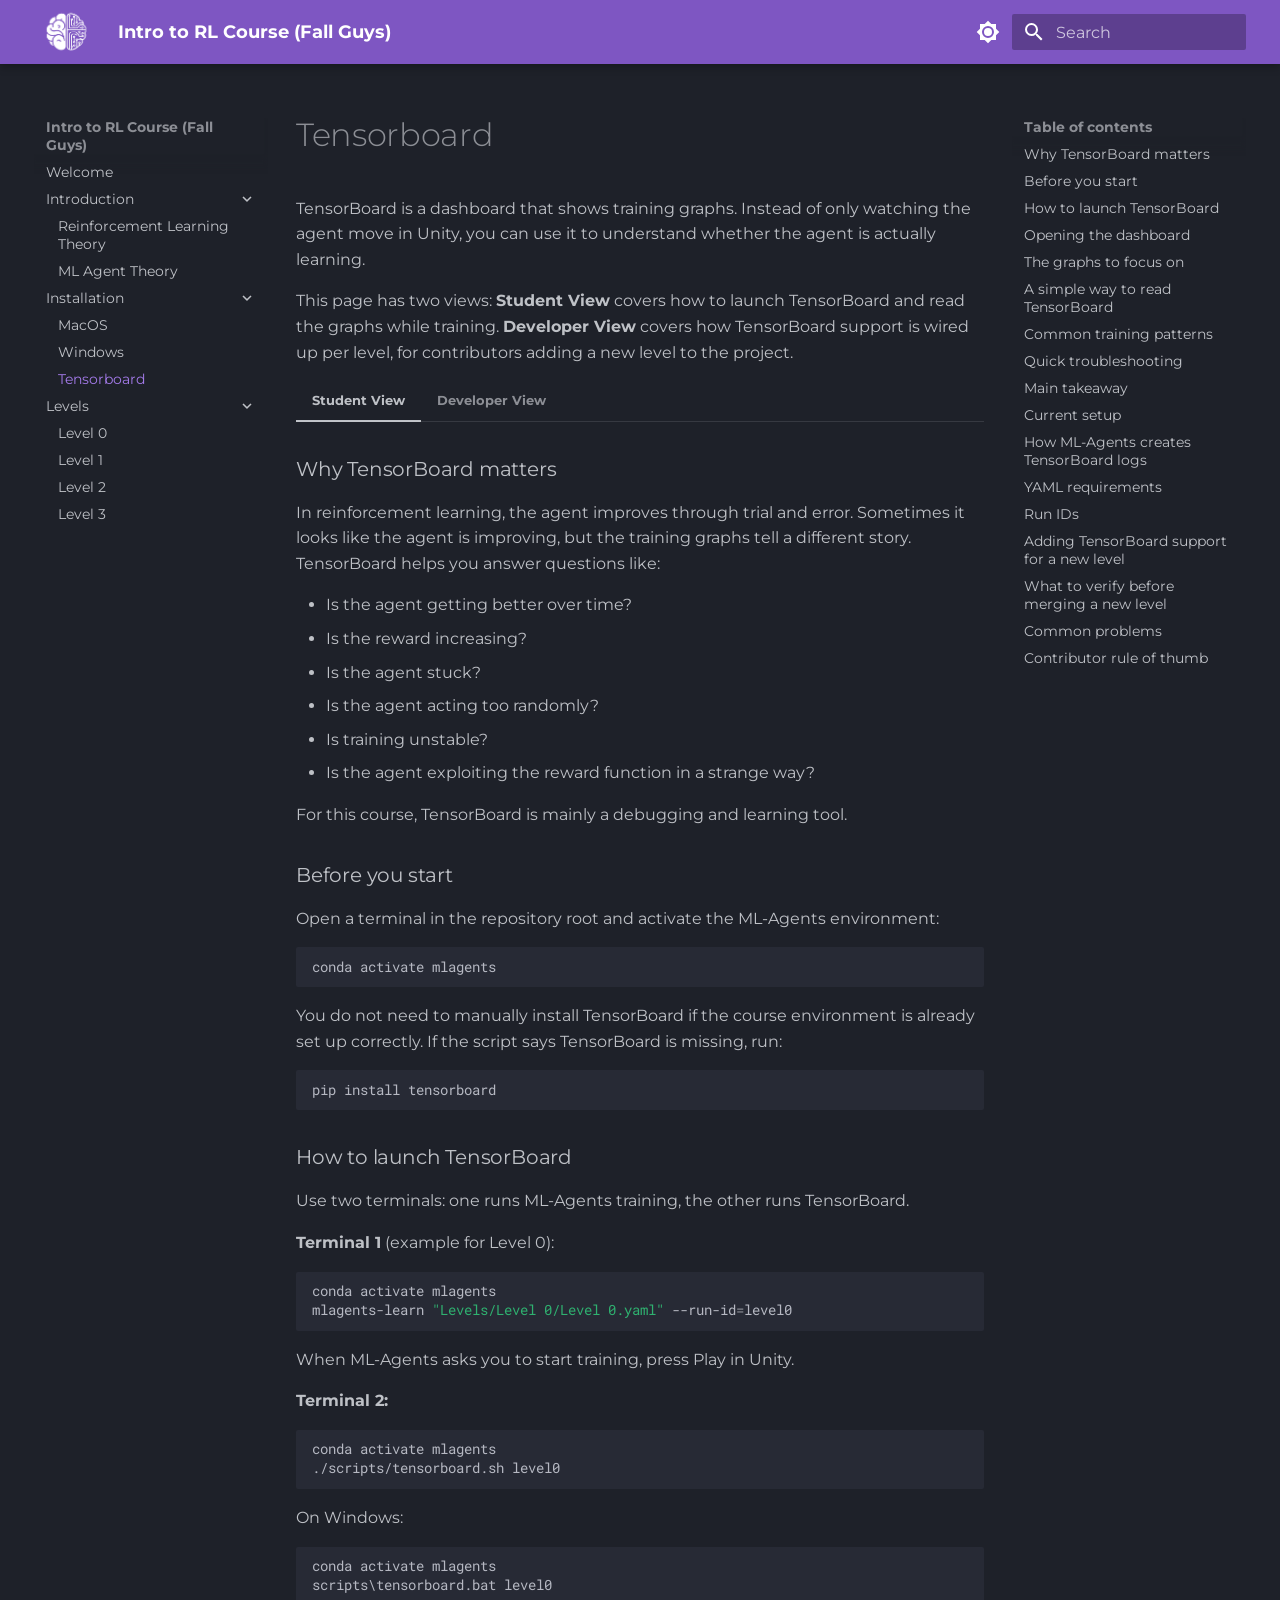
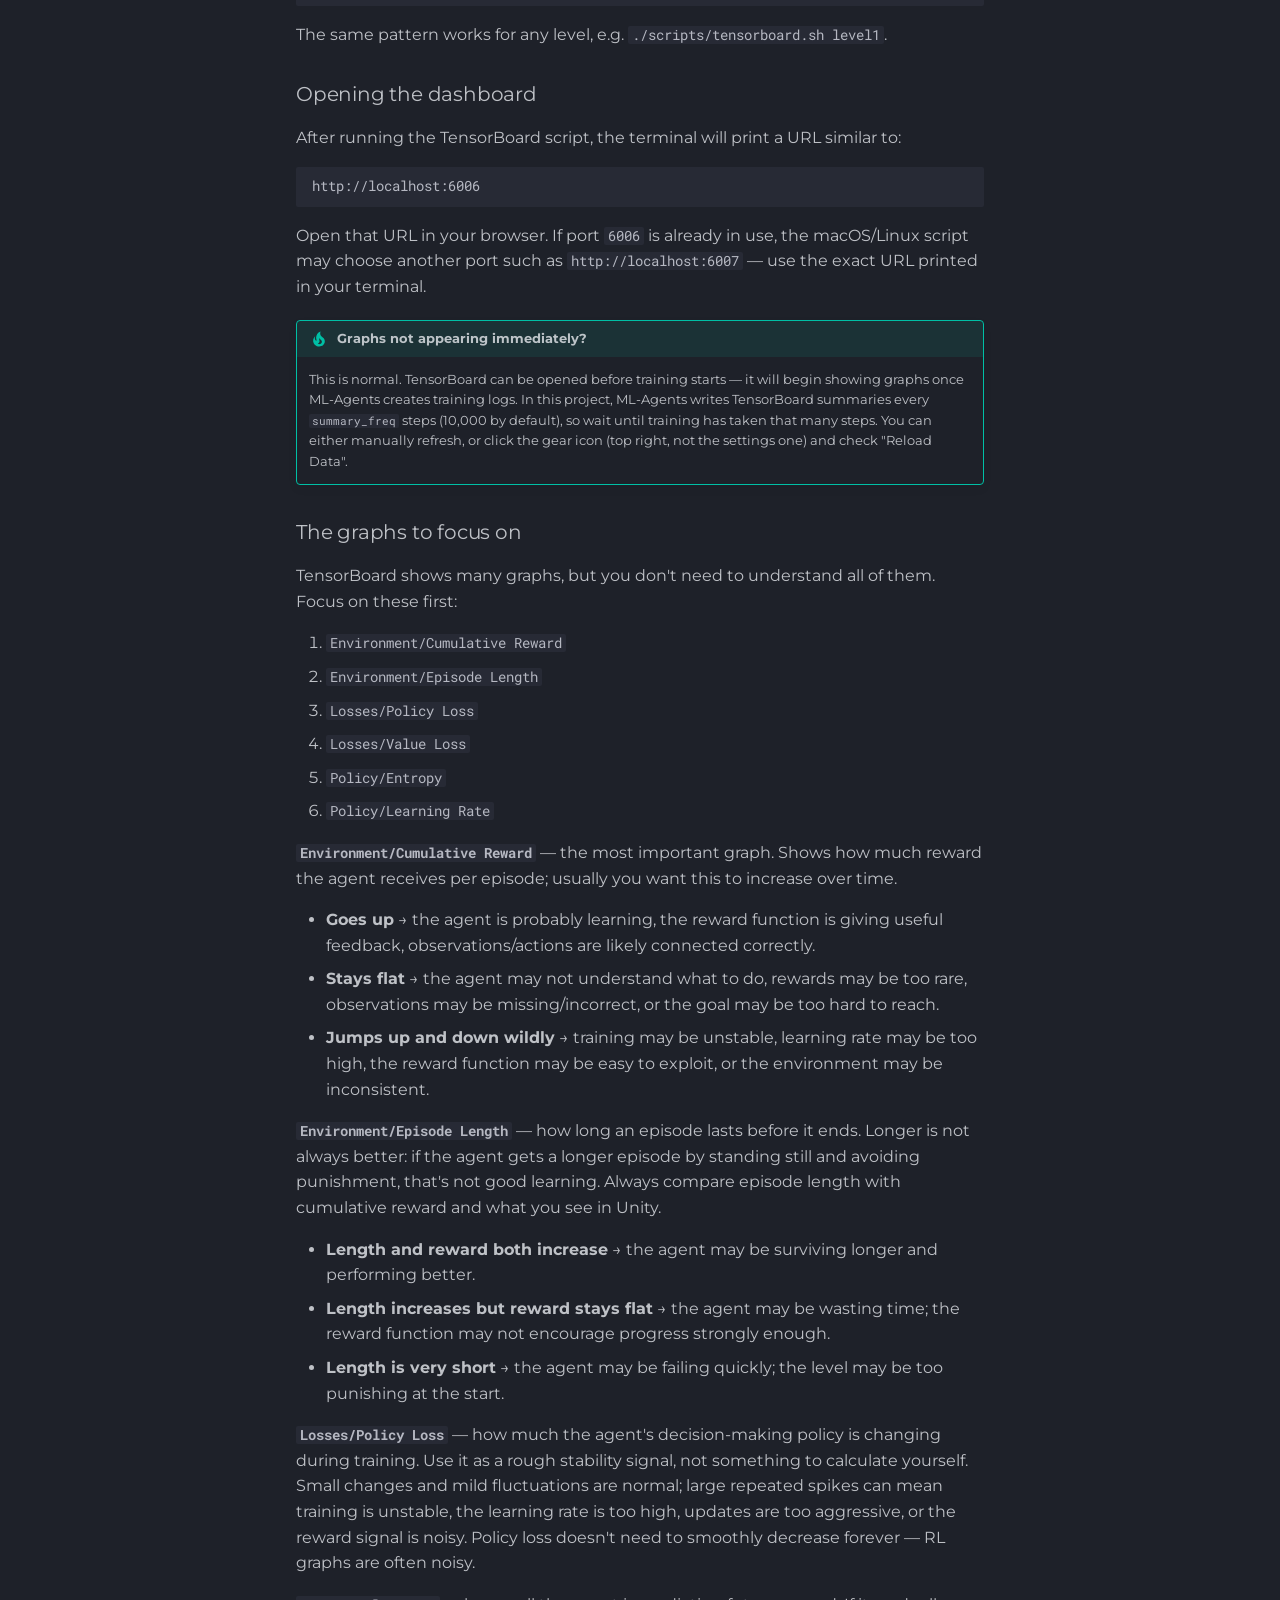
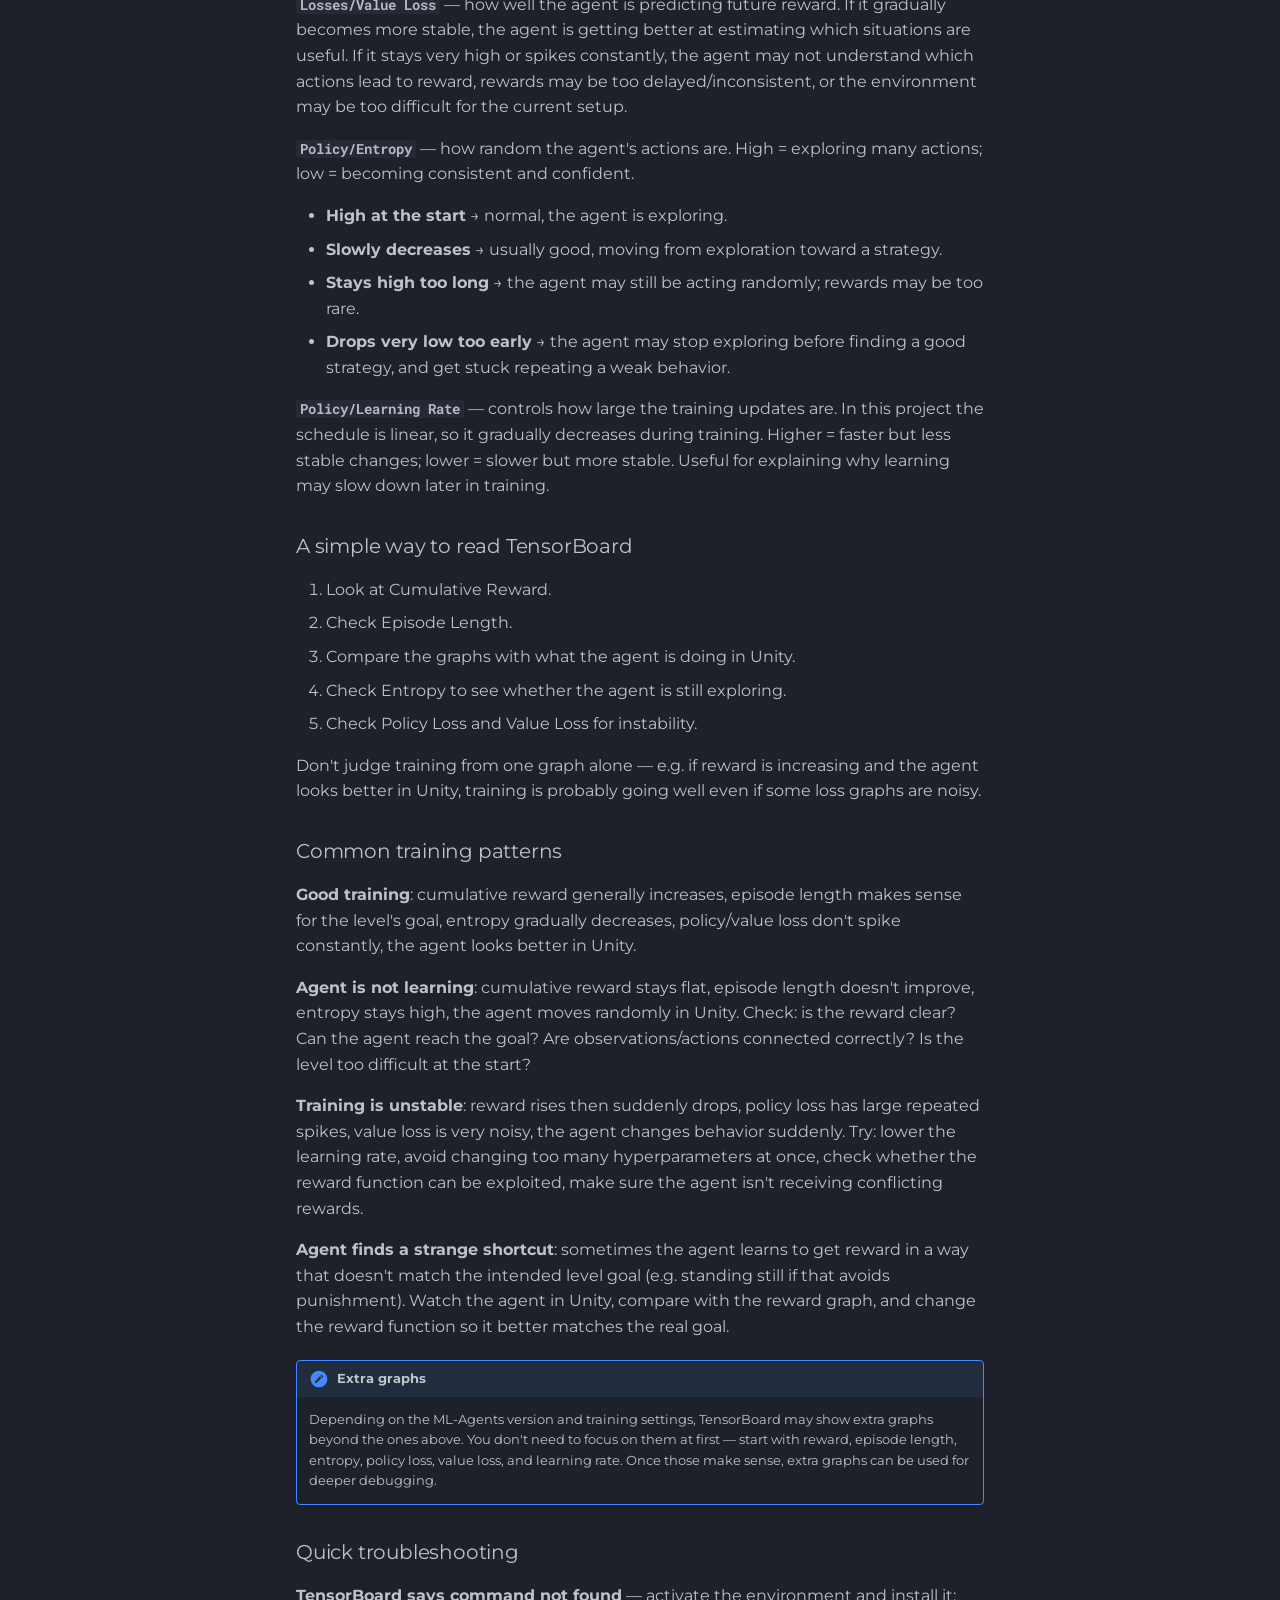
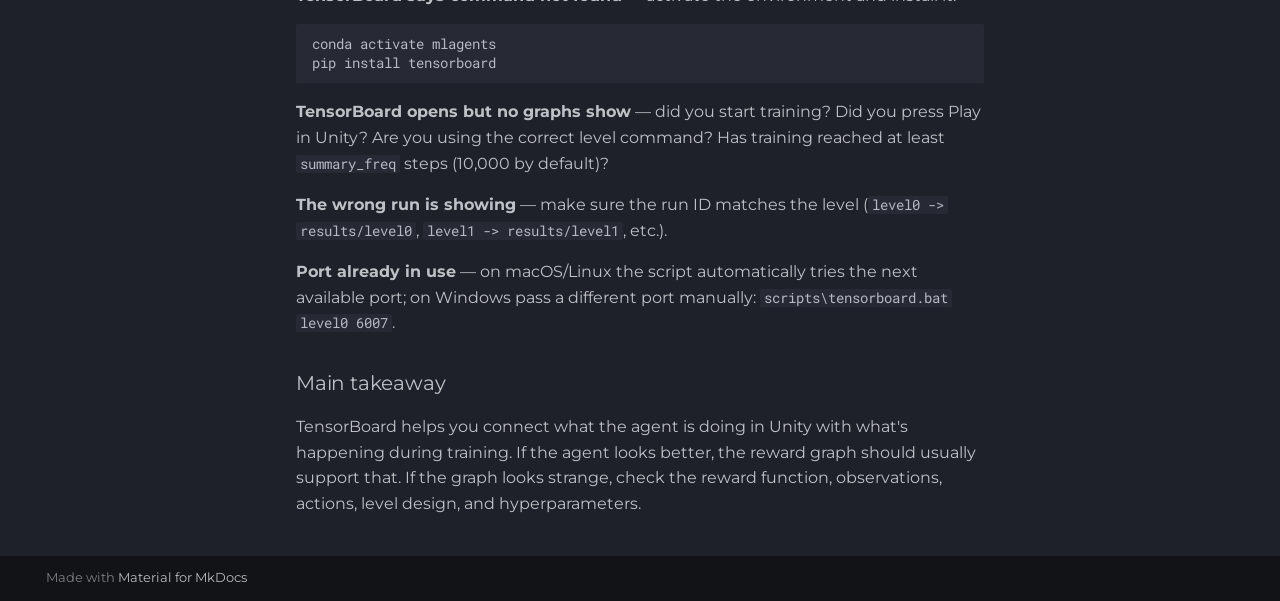
<file: installation/tensorboard/index.html>
<!doctype html>
<html lang="en" class="no-js">
  <head>
    
      <meta charset="utf-8">
      <meta name="viewport" content="width=device-width,initial-scale=1">
      
      
      
        <link rel="canonical" href="https://sitename.example/installation/tensorboard/">
      
      
        <link rel="prev" href="../windows/">
      
      
        <link rel="next" href="../../levels/level-0/">
      
      
        
      
      
      <link rel="icon" href="../../assets/favicon.ico">
      <meta name="generator" content="mkdocs-1.6.1, mkdocs-material-9.7.6">
    
    
      
        <title>Tensorboard - Intro to RL Course (Fall Guys)</title>
      
    
    
      <link rel="stylesheet" href="../../assets/stylesheets/main.484c7ddc.min.css">
      
        
        <link rel="stylesheet" href="../../assets/stylesheets/palette.ab4e12ef.min.css">
      
      


    
    
      
    
    
      
        
        
        <link rel="preconnect" href="https://fonts.gstatic.com" crossorigin>
        <link rel="stylesheet" href="https://fonts.googleapis.com/css?family=Montserrat:300,300i,400,400i,700,700i%7CRoboto+Mono:400,400i,700,700i&display=fallback">
        <style>:root{--md-text-font:"Montserrat";--md-code-font:"Roboto Mono"}</style>
      
    
    
      <link rel="stylesheet" href="../../assets/custom.css">
    
    <script>__md_scope=new URL("../..",location),__md_hash=e=>[...e].reduce(((e,_)=>(e<<5)-e+_.charCodeAt(0)),0),__md_get=(e,_=localStorage,t=__md_scope)=>JSON.parse(_.getItem(t.pathname+"."+e)),__md_set=(e,_,t=localStorage,a=__md_scope)=>{try{t.setItem(a.pathname+"."+e,JSON.stringify(_))}catch(e){}}</script>
    
      

    
    
  </head>
  
  
    
    
      
    
    
    
    
    <body dir="ltr" data-md-color-scheme="slate" data-md-color-primary="deep-purple" data-md-color-accent="deep-purple">
  
    
    <input class="md-toggle" data-md-toggle="drawer" type="checkbox" id="__drawer" autocomplete="off">
    <input class="md-toggle" data-md-toggle="search" type="checkbox" id="__search" autocomplete="off">
    <label class="md-overlay" for="__drawer"></label>
    <div data-md-component="skip">
      
        
        <a href="#tensorboard" class="md-skip">
          Skip to content
        </a>
      
    </div>
    <div data-md-component="announce">
      
    </div>
    
    
      

  

<header class="md-header md-header--shadow" data-md-component="header">
  <nav class="md-header__inner md-grid" aria-label="Header">
    <a href="../.." title="Intro to RL Course (Fall Guys)" class="md-header__button md-logo" aria-label="Intro to RL Course (Fall Guys)" data-md-component="logo">
      
  <img src="../../assets/logo.png" alt="logo">

    </a>
    <label class="md-header__button md-icon" for="__drawer">
      
      <svg xmlns="http://www.w3.org/2000/svg" viewBox="0 0 24 24"><path d="M3 6h18v2H3zm0 5h18v2H3zm0 5h18v2H3z"/></svg>
    </label>
    <div class="md-header__title" data-md-component="header-title">
      <div class="md-header__ellipsis">
        <div class="md-header__topic">
          <span class="md-ellipsis">
            Intro to RL Course (Fall Guys)
          </span>
        </div>
        <div class="md-header__topic" data-md-component="header-topic">
          <span class="md-ellipsis">
            
              Tensorboard
            
          </span>
        </div>
      </div>
    </div>
    
      
        <form class="md-header__option" data-md-component="palette">
  
    
    
    
    <input class="md-option" data-md-color-media="" data-md-color-scheme="slate" data-md-color-primary="deep-purple" data-md-color-accent="deep-purple"  aria-label="Dark mode"  type="radio" name="__palette" id="__palette_0">
    
      <label class="md-header__button md-icon" title="Dark mode" for="__palette_1" hidden>
        <svg xmlns="http://www.w3.org/2000/svg" viewBox="0 0 24 24"><path d="M12 8a4 4 0 0 0-4 4 4 4 0 0 0 4 4 4 4 0 0 0 4-4 4 4 0 0 0-4-4m0 10a6 6 0 0 1-6-6 6 6 0 0 1 6-6 6 6 0 0 1 6 6 6 6 0 0 1-6 6m8-9.31V4h-4.69L12 .69 8.69 4H4v4.69L.69 12 4 15.31V20h4.69L12 23.31 15.31 20H20v-4.69L23.31 12z"/></svg>
      </label>
    
  
    
    
    
    <input class="md-option" data-md-color-media="" data-md-color-scheme="default" data-md-color-primary="deep-purple" data-md-color-accent="deep-purple"  aria-label="Light mode"  type="radio" name="__palette" id="__palette_1">
    
      <label class="md-header__button md-icon" title="Light mode" for="__palette_0" hidden>
        <svg xmlns="http://www.w3.org/2000/svg" viewBox="0 0 24 24"><path d="M12 18c-.89 0-1.74-.2-2.5-.55C11.56 16.5 13 14.42 13 12s-1.44-4.5-3.5-5.45C10.26 6.2 11.11 6 12 6a6 6 0 0 1 6 6 6 6 0 0 1-6 6m8-9.31V4h-4.69L12 .69 8.69 4H4v4.69L.69 12 4 15.31V20h4.69L12 23.31 15.31 20H20v-4.69L23.31 12z"/></svg>
      </label>
    
  
</form>
      
    
    
      <script>var palette=__md_get("__palette");if(palette&&palette.color){if("(prefers-color-scheme)"===palette.color.media){var media=matchMedia("(prefers-color-scheme: light)"),input=document.querySelector(media.matches?"[data-md-color-media='(prefers-color-scheme: light)']":"[data-md-color-media='(prefers-color-scheme: dark)']");palette.color.media=input.getAttribute("data-md-color-media"),palette.color.scheme=input.getAttribute("data-md-color-scheme"),palette.color.primary=input.getAttribute("data-md-color-primary"),palette.color.accent=input.getAttribute("data-md-color-accent")}for(var[key,value]of Object.entries(palette.color))document.body.setAttribute("data-md-color-"+key,value)}</script>
    
    
    
      
      
        <label class="md-header__button md-icon" for="__search">
          
          <svg xmlns="http://www.w3.org/2000/svg" viewBox="0 0 24 24"><path d="M9.5 3A6.5 6.5 0 0 1 16 9.5c0 1.61-.59 3.09-1.56 4.23l.27.27h.79l5 5-1.5 1.5-5-5v-.79l-.27-.27A6.52 6.52 0 0 1 9.5 16 6.5 6.5 0 0 1 3 9.5 6.5 6.5 0 0 1 9.5 3m0 2C7 5 5 7 5 9.5S7 14 9.5 14 14 12 14 9.5 12 5 9.5 5"/></svg>
        </label>
        <div class="md-search" data-md-component="search" role="dialog">
  <label class="md-search__overlay" for="__search"></label>
  <div class="md-search__inner" role="search">
    <form class="md-search__form" name="search">
      <input type="text" class="md-search__input" name="query" aria-label="Search" placeholder="Search" autocapitalize="off" autocorrect="off" autocomplete="off" spellcheck="false" data-md-component="search-query" required>
      <label class="md-search__icon md-icon" for="__search">
        
        <svg xmlns="http://www.w3.org/2000/svg" viewBox="0 0 24 24"><path d="M9.5 3A6.5 6.5 0 0 1 16 9.5c0 1.61-.59 3.09-1.56 4.23l.27.27h.79l5 5-1.5 1.5-5-5v-.79l-.27-.27A6.52 6.52 0 0 1 9.5 16 6.5 6.5 0 0 1 3 9.5 6.5 6.5 0 0 1 9.5 3m0 2C7 5 5 7 5 9.5S7 14 9.5 14 14 12 14 9.5 12 5 9.5 5"/></svg>
        
        <svg xmlns="http://www.w3.org/2000/svg" viewBox="0 0 24 24"><path d="M20 11v2H8l5.5 5.5-1.42 1.42L4.16 12l7.92-7.92L13.5 5.5 8 11z"/></svg>
      </label>
      <nav class="md-search__options" aria-label="Search">
        
        <button type="reset" class="md-search__icon md-icon" title="Clear" aria-label="Clear" tabindex="-1">
          
          <svg xmlns="http://www.w3.org/2000/svg" viewBox="0 0 24 24"><path d="M19 6.41 17.59 5 12 10.59 6.41 5 5 6.41 10.59 12 5 17.59 6.41 19 12 13.41 17.59 19 19 17.59 13.41 12z"/></svg>
        </button>
      </nav>
      
    </form>
    <div class="md-search__output">
      <div class="md-search__scrollwrap" tabindex="0" data-md-scrollfix>
        <div class="md-search-result" data-md-component="search-result">
          <div class="md-search-result__meta">
            Initializing search
          </div>
          <ol class="md-search-result__list" role="presentation"></ol>
        </div>
      </div>
    </div>
  </div>
</div>
      
    
    
  </nav>
  
</header>
    
    <div class="md-container" data-md-component="container">
      
      
        
          
        
      
      <main class="md-main" data-md-component="main">
        <div class="md-main__inner md-grid">
          
            
              
              <div class="md-sidebar md-sidebar--primary" data-md-component="sidebar" data-md-type="navigation" >
                <div class="md-sidebar__scrollwrap">
                  <div class="md-sidebar__inner">
                    



<nav class="md-nav md-nav--primary" aria-label="Navigation" data-md-level="0">
  <label class="md-nav__title" for="__drawer">
    <a href="../.." title="Intro to RL Course (Fall Guys)" class="md-nav__button md-logo" aria-label="Intro to RL Course (Fall Guys)" data-md-component="logo">
      
  <img src="../../assets/logo.png" alt="logo">

    </a>
    Intro to RL Course (Fall Guys)
  </label>
  
  <ul class="md-nav__list" data-md-scrollfix>
    
      
      
  
  
  
  
    <li class="md-nav__item">
      <a href="../.." class="md-nav__link">
        
  
  
  <span class="md-ellipsis">
    
  
    Welcome
  

    
  </span>
  
  

      </a>
    </li>
  

    
      
      
  
  
  
  
    
    
    
    
    
    <li class="md-nav__item md-nav__item--nested">
      
        
        
          
        
        <input class="md-nav__toggle md-toggle md-toggle--indeterminate" type="checkbox" id="__nav_2" >
        
          
          <label class="md-nav__link" for="__nav_2" id="__nav_2_label" tabindex="0">
            
  
  
  <span class="md-ellipsis">
    
  
    Introduction
  

    
  </span>
  
  

            <span class="md-nav__icon md-icon"></span>
          </label>
        
        <nav class="md-nav" data-md-level="1" aria-labelledby="__nav_2_label" aria-expanded="false">
          <label class="md-nav__title" for="__nav_2">
            <span class="md-nav__icon md-icon"></span>
            
  
    Introduction
  

          </label>
          <ul class="md-nav__list" data-md-scrollfix>
            
              
                
  
  
  
  
    <li class="md-nav__item">
      <a href="../../introduction/rl-theory/" class="md-nav__link">
        
  
  
  <span class="md-ellipsis">
    
  
    Reinforcement Learning Theory
  

    
  </span>
  
  

      </a>
    </li>
  

              
            
              
                
  
  
  
  
    <li class="md-nav__item">
      <a href="../../introduction/ml-agent-theory/" class="md-nav__link">
        
  
  
  <span class="md-ellipsis">
    
  
    ML Agent Theory
  

    
  </span>
  
  

      </a>
    </li>
  

              
            
          </ul>
        </nav>
      
    </li>
  

    
      
      
  
  
    
  
  
  
    
    
    
    
    
    <li class="md-nav__item md-nav__item--active md-nav__item--nested">
      
        
        
        <input class="md-nav__toggle md-toggle " type="checkbox" id="__nav_3" checked>
        
          
          <label class="md-nav__link" for="__nav_3" id="__nav_3_label" tabindex="0">
            
  
  
  <span class="md-ellipsis">
    
  
    Installation
  

    
  </span>
  
  

            <span class="md-nav__icon md-icon"></span>
          </label>
        
        <nav class="md-nav" data-md-level="1" aria-labelledby="__nav_3_label" aria-expanded="true">
          <label class="md-nav__title" for="__nav_3">
            <span class="md-nav__icon md-icon"></span>
            
  
    Installation
  

          </label>
          <ul class="md-nav__list" data-md-scrollfix>
            
              
                
  
  
  
  
    <li class="md-nav__item">
      <a href="../macos/" class="md-nav__link">
        
  
  
  <span class="md-ellipsis">
    
  
    MacOS
  

    
  </span>
  
  

      </a>
    </li>
  

              
            
              
                
  
  
  
  
    <li class="md-nav__item">
      <a href="../windows/" class="md-nav__link">
        
  
  
  <span class="md-ellipsis">
    
  
    Windows
  

    
  </span>
  
  

      </a>
    </li>
  

              
            
              
                
  
  
    
  
  
  
    <li class="md-nav__item md-nav__item--active">
      
      <input class="md-nav__toggle md-toggle" type="checkbox" id="__toc">
      
      
        
      
      
        <label class="md-nav__link md-nav__link--active" for="__toc">
          
  
  
  <span class="md-ellipsis">
    
  
    Tensorboard
  

    
  </span>
  
  

          <span class="md-nav__icon md-icon"></span>
        </label>
      
      <a href="./" class="md-nav__link md-nav__link--active">
        
  
  
  <span class="md-ellipsis">
    
  
    Tensorboard
  

    
  </span>
  
  

      </a>
      
        

<nav class="md-nav md-nav--secondary" aria-label="Table of contents">
  
  
  
    
  
  
    <label class="md-nav__title" for="__toc">
      <span class="md-nav__icon md-icon"></span>
      Table of contents
    </label>
    <ul class="md-nav__list" data-md-component="toc" data-md-scrollfix>
      
        <li class="md-nav__item">
  <a href="#why-tensorboard-matters" class="md-nav__link">
    <span class="md-ellipsis">
      
        Why TensorBoard matters
      
    </span>
  </a>
  
</li>
      
        <li class="md-nav__item">
  <a href="#before-you-start" class="md-nav__link">
    <span class="md-ellipsis">
      
        Before you start
      
    </span>
  </a>
  
</li>
      
        <li class="md-nav__item">
  <a href="#how-to-launch-tensorboard" class="md-nav__link">
    <span class="md-ellipsis">
      
        How to launch TensorBoard
      
    </span>
  </a>
  
</li>
      
        <li class="md-nav__item">
  <a href="#opening-the-dashboard" class="md-nav__link">
    <span class="md-ellipsis">
      
        Opening the dashboard
      
    </span>
  </a>
  
</li>
      
        <li class="md-nav__item">
  <a href="#the-graphs-to-focus-on" class="md-nav__link">
    <span class="md-ellipsis">
      
        The graphs to focus on
      
    </span>
  </a>
  
</li>
      
        <li class="md-nav__item">
  <a href="#a-simple-way-to-read-tensorboard" class="md-nav__link">
    <span class="md-ellipsis">
      
        A simple way to read TensorBoard
      
    </span>
  </a>
  
</li>
      
        <li class="md-nav__item">
  <a href="#common-training-patterns" class="md-nav__link">
    <span class="md-ellipsis">
      
        Common training patterns
      
    </span>
  </a>
  
</li>
      
        <li class="md-nav__item">
  <a href="#quick-troubleshooting" class="md-nav__link">
    <span class="md-ellipsis">
      
        Quick troubleshooting
      
    </span>
  </a>
  
</li>
      
        <li class="md-nav__item">
  <a href="#main-takeaway" class="md-nav__link">
    <span class="md-ellipsis">
      
        Main takeaway
      
    </span>
  </a>
  
</li>
      
        <li class="md-nav__item">
  <a href="#current-setup" class="md-nav__link">
    <span class="md-ellipsis">
      
        Current setup
      
    </span>
  </a>
  
</li>
      
        <li class="md-nav__item">
  <a href="#how-ml-agents-creates-tensorboard-logs" class="md-nav__link">
    <span class="md-ellipsis">
      
        How ML-Agents creates TensorBoard logs
      
    </span>
  </a>
  
</li>
      
        <li class="md-nav__item">
  <a href="#yaml-requirements" class="md-nav__link">
    <span class="md-ellipsis">
      
        YAML requirements
      
    </span>
  </a>
  
</li>
      
        <li class="md-nav__item">
  <a href="#run-ids" class="md-nav__link">
    <span class="md-ellipsis">
      
        Run IDs
      
    </span>
  </a>
  
</li>
      
        <li class="md-nav__item">
  <a href="#adding-tensorboard-support-for-a-new-level" class="md-nav__link">
    <span class="md-ellipsis">
      
        Adding TensorBoard support for a new level
      
    </span>
  </a>
  
</li>
      
        <li class="md-nav__item">
  <a href="#what-to-verify-before-merging-a-new-level" class="md-nav__link">
    <span class="md-ellipsis">
      
        What to verify before merging a new level
      
    </span>
  </a>
  
</li>
      
        <li class="md-nav__item">
  <a href="#common-problems" class="md-nav__link">
    <span class="md-ellipsis">
      
        Common problems
      
    </span>
  </a>
  
</li>
      
        <li class="md-nav__item">
  <a href="#contributor-rule-of-thumb" class="md-nav__link">
    <span class="md-ellipsis">
      
        Contributor rule of thumb
      
    </span>
  </a>
  
</li>
      
    </ul>
  
</nav>
      
    </li>
  

              
            
          </ul>
        </nav>
      
    </li>
  

    
      
      
  
  
  
  
    
    
    
    
    
    <li class="md-nav__item md-nav__item--nested">
      
        
        
          
        
        <input class="md-nav__toggle md-toggle md-toggle--indeterminate" type="checkbox" id="__nav_4" >
        
          
          <label class="md-nav__link" for="__nav_4" id="__nav_4_label" tabindex="0">
            
  
  
  <span class="md-ellipsis">
    
  
    Levels
  

    
  </span>
  
  

            <span class="md-nav__icon md-icon"></span>
          </label>
        
        <nav class="md-nav" data-md-level="1" aria-labelledby="__nav_4_label" aria-expanded="false">
          <label class="md-nav__title" for="__nav_4">
            <span class="md-nav__icon md-icon"></span>
            
  
    Levels
  

          </label>
          <ul class="md-nav__list" data-md-scrollfix>
            
              
                
  
  
  
  
    <li class="md-nav__item">
      <a href="../../levels/level-0/" class="md-nav__link">
        
  
  
  <span class="md-ellipsis">
    
  
    Level 0
  

    
  </span>
  
  

      </a>
    </li>
  

              
            
              
                
  
  
  
  
    <li class="md-nav__item">
      <a href="../../levels/level-1/" class="md-nav__link">
        
  
  
  <span class="md-ellipsis">
    
  
    Level 1
  

    
  </span>
  
  

      </a>
    </li>
  

              
            
              
                
  
  
  
  
    <li class="md-nav__item">
      <a href="../../levels/level-2/" class="md-nav__link">
        
  
  
  <span class="md-ellipsis">
    
  
    Level 2
  

    
  </span>
  
  

      </a>
    </li>
  

              
            
              
                
  
  
  
  
    <li class="md-nav__item">
      <a href="../../levels/level-3/" class="md-nav__link">
        
  
  
  <span class="md-ellipsis">
    
  
    Level 3
  

    
  </span>
  
  

      </a>
    </li>
  

              
            
          </ul>
        </nav>
      
    </li>
  

    
  </ul>
</nav>
                  </div>
                </div>
              </div>
            
            
              
              <div class="md-sidebar md-sidebar--secondary" data-md-component="sidebar" data-md-type="toc" >
                <div class="md-sidebar__scrollwrap">
                  <div class="md-sidebar__inner">
                    

<nav class="md-nav md-nav--secondary" aria-label="Table of contents">
  
  
  
    
  
  
    <label class="md-nav__title" for="__toc">
      <span class="md-nav__icon md-icon"></span>
      Table of contents
    </label>
    <ul class="md-nav__list" data-md-component="toc" data-md-scrollfix>
      
        <li class="md-nav__item">
  <a href="#why-tensorboard-matters" class="md-nav__link">
    <span class="md-ellipsis">
      
        Why TensorBoard matters
      
    </span>
  </a>
  
</li>
      
        <li class="md-nav__item">
  <a href="#before-you-start" class="md-nav__link">
    <span class="md-ellipsis">
      
        Before you start
      
    </span>
  </a>
  
</li>
      
        <li class="md-nav__item">
  <a href="#how-to-launch-tensorboard" class="md-nav__link">
    <span class="md-ellipsis">
      
        How to launch TensorBoard
      
    </span>
  </a>
  
</li>
      
        <li class="md-nav__item">
  <a href="#opening-the-dashboard" class="md-nav__link">
    <span class="md-ellipsis">
      
        Opening the dashboard
      
    </span>
  </a>
  
</li>
      
        <li class="md-nav__item">
  <a href="#the-graphs-to-focus-on" class="md-nav__link">
    <span class="md-ellipsis">
      
        The graphs to focus on
      
    </span>
  </a>
  
</li>
      
        <li class="md-nav__item">
  <a href="#a-simple-way-to-read-tensorboard" class="md-nav__link">
    <span class="md-ellipsis">
      
        A simple way to read TensorBoard
      
    </span>
  </a>
  
</li>
      
        <li class="md-nav__item">
  <a href="#common-training-patterns" class="md-nav__link">
    <span class="md-ellipsis">
      
        Common training patterns
      
    </span>
  </a>
  
</li>
      
        <li class="md-nav__item">
  <a href="#quick-troubleshooting" class="md-nav__link">
    <span class="md-ellipsis">
      
        Quick troubleshooting
      
    </span>
  </a>
  
</li>
      
        <li class="md-nav__item">
  <a href="#main-takeaway" class="md-nav__link">
    <span class="md-ellipsis">
      
        Main takeaway
      
    </span>
  </a>
  
</li>
      
        <li class="md-nav__item">
  <a href="#current-setup" class="md-nav__link">
    <span class="md-ellipsis">
      
        Current setup
      
    </span>
  </a>
  
</li>
      
        <li class="md-nav__item">
  <a href="#how-ml-agents-creates-tensorboard-logs" class="md-nav__link">
    <span class="md-ellipsis">
      
        How ML-Agents creates TensorBoard logs
      
    </span>
  </a>
  
</li>
      
        <li class="md-nav__item">
  <a href="#yaml-requirements" class="md-nav__link">
    <span class="md-ellipsis">
      
        YAML requirements
      
    </span>
  </a>
  
</li>
      
        <li class="md-nav__item">
  <a href="#run-ids" class="md-nav__link">
    <span class="md-ellipsis">
      
        Run IDs
      
    </span>
  </a>
  
</li>
      
        <li class="md-nav__item">
  <a href="#adding-tensorboard-support-for-a-new-level" class="md-nav__link">
    <span class="md-ellipsis">
      
        Adding TensorBoard support for a new level
      
    </span>
  </a>
  
</li>
      
        <li class="md-nav__item">
  <a href="#what-to-verify-before-merging-a-new-level" class="md-nav__link">
    <span class="md-ellipsis">
      
        What to verify before merging a new level
      
    </span>
  </a>
  
</li>
      
        <li class="md-nav__item">
  <a href="#common-problems" class="md-nav__link">
    <span class="md-ellipsis">
      
        Common problems
      
    </span>
  </a>
  
</li>
      
        <li class="md-nav__item">
  <a href="#contributor-rule-of-thumb" class="md-nav__link">
    <span class="md-ellipsis">
      
        Contributor rule of thumb
      
    </span>
  </a>
  
</li>
      
    </ul>
  
</nav>
                  </div>
                </div>
              </div>
            
          
          
            <div class="md-content" data-md-component="content">
              
              <article class="md-content__inner md-typeset">
                
                  



<h1 id="tensorboard">Tensorboard</h1>
<p>TensorBoard is a dashboard that shows training graphs. Instead of only watching the agent move in Unity, you can use it to understand whether the agent is actually learning.</p>
<p>This page has two views: <strong>Student View</strong> covers how to launch TensorBoard and read the graphs while training. <strong>Developer View</strong> covers how TensorBoard support is wired up per level, for contributors adding a new level to the project.</p>
<div class="tabbed-set tabbed-alternate" data-tabs="1:2"><input checked="checked" id="__tabbed_1_1" name="__tabbed_1" type="radio" /><input id="__tabbed_1_2" name="__tabbed_1" type="radio" /><div class="tabbed-labels"><label for="__tabbed_1_1">Student View</label><label for="__tabbed_1_2">Developer View</label></div>
<div class="tabbed-content">
<div class="tabbed-block">
<h3 id="why-tensorboard-matters">Why TensorBoard matters</h3>
<p>In reinforcement learning, the agent improves through trial and error. Sometimes it looks like the agent is improving, but the training graphs tell a different story. TensorBoard helps you answer questions like:</p>
<ul>
<li>Is the agent getting better over time?</li>
<li>Is the reward increasing?</li>
<li>Is the agent stuck?</li>
<li>Is the agent acting too randomly?</li>
<li>Is training unstable?</li>
<li>Is the agent exploiting the reward function in a strange way?</li>
</ul>
<p>For this course, TensorBoard is mainly a debugging and learning tool.</p>
<h3 id="before-you-start">Before you start</h3>
<p>Open a terminal in the repository root and activate the ML-Agents environment:</p>
<div class="language-bash highlight"><pre><span></span><code><span id="__span-0-1"><a id="__codelineno-0-1" name="__codelineno-0-1" href="#__codelineno-0-1"></a>conda<span class="w"> </span>activate<span class="w"> </span>mlagents
</span></code></pre></div>
<p>You do not need to manually install TensorBoard if the course environment is already set up correctly. If the script says TensorBoard is missing, run:</p>
<div class="language-bash highlight"><pre><span></span><code><span id="__span-1-1"><a id="__codelineno-1-1" name="__codelineno-1-1" href="#__codelineno-1-1"></a>pip<span class="w"> </span>install<span class="w"> </span>tensorboard
</span></code></pre></div>
<h3 id="how-to-launch-tensorboard">How to launch TensorBoard</h3>
<p>Use two terminals: one runs ML-Agents training, the other runs TensorBoard.</p>
<p><strong>Terminal 1</strong> (example for Level 0):</p>
<div class="language-bash highlight"><pre><span></span><code><span id="__span-2-1"><a id="__codelineno-2-1" name="__codelineno-2-1" href="#__codelineno-2-1"></a>conda<span class="w"> </span>activate<span class="w"> </span>mlagents
</span><span id="__span-2-2"><a id="__codelineno-2-2" name="__codelineno-2-2" href="#__codelineno-2-2"></a>mlagents-learn<span class="w"> </span><span class="s2">&quot;Levels/Level 0/Level 0.yaml&quot;</span><span class="w"> </span>--run-id<span class="o">=</span>level0
</span></code></pre></div>
<p>When ML-Agents asks you to start training, press Play in Unity.</p>
<p><strong>Terminal 2:</strong></p>
<div class="language-bash highlight"><pre><span></span><code><span id="__span-3-1"><a id="__codelineno-3-1" name="__codelineno-3-1" href="#__codelineno-3-1"></a>conda<span class="w"> </span>activate<span class="w"> </span>mlagents
</span><span id="__span-3-2"><a id="__codelineno-3-2" name="__codelineno-3-2" href="#__codelineno-3-2"></a>./scripts/tensorboard.sh<span class="w"> </span>level0
</span></code></pre></div>
<p>On Windows:</p>
<div class="language-bat highlight"><pre><span></span><code><span id="__span-4-1"><a id="__codelineno-4-1" name="__codelineno-4-1" href="#__codelineno-4-1"></a>conda activate mlagents
</span><span id="__span-4-2"><a id="__codelineno-4-2" name="__codelineno-4-2" href="#__codelineno-4-2"></a>scripts\tensorboard.bat level0
</span></code></pre></div>
<p>The same pattern works for any level, e.g. <code>./scripts/tensorboard.sh level1</code>.</p>
<h3 id="opening-the-dashboard">Opening the dashboard</h3>
<p>After running the TensorBoard script, the terminal will print a URL similar to:</p>
<div class="language-text highlight"><pre><span></span><code><span id="__span-5-1"><a id="__codelineno-5-1" name="__codelineno-5-1" href="#__codelineno-5-1"></a>http://localhost:6006
</span></code></pre></div>
<p>Open that URL in your browser. If port <code>6006</code> is already in use, the macOS/Linux script may choose another port such as <code>http://localhost:6007</code> — use the exact URL printed in your terminal.</p>
<div class="admonition tip">
<p class="admonition-title">Graphs not appearing immediately?</p>
<p>This is normal. TensorBoard can be opened before training starts — it will begin showing graphs once ML-Agents creates training logs. In this project, ML-Agents writes TensorBoard summaries every <code>summary_freq</code> steps (10,000 by default), so wait until training has taken that many steps. You can either manually refresh, or click the gear icon (top right, not the settings one) and check "Reload Data".</p>
</div>
<h3 id="the-graphs-to-focus-on">The graphs to focus on</h3>
<p>TensorBoard shows many graphs, but you don't need to understand all of them. Focus on these first:</p>
<ol>
<li><code>Environment/Cumulative Reward</code></li>
<li><code>Environment/Episode Length</code></li>
<li><code>Losses/Policy Loss</code></li>
<li><code>Losses/Value Loss</code></li>
<li><code>Policy/Entropy</code></li>
<li><code>Policy/Learning Rate</code></li>
</ol>
<p><strong><code>Environment/Cumulative Reward</code></strong> — the most important graph. Shows how much reward the agent receives per episode; usually you want this to increase over time.</p>
<ul>
<li><strong>Goes up</strong> → the agent is probably learning, the reward function is giving useful feedback, observations/actions are likely connected correctly.</li>
<li><strong>Stays flat</strong> → the agent may not understand what to do, rewards may be too rare, observations may be missing/incorrect, or the goal may be too hard to reach.</li>
<li><strong>Jumps up and down wildly</strong> → training may be unstable, learning rate may be too high, the reward function may be easy to exploit, or the environment may be inconsistent.</li>
</ul>
<p><strong><code>Environment/Episode Length</code></strong> — how long an episode lasts before it ends. Longer is not always better: if the agent gets a longer episode by standing still and avoiding punishment, that's not good learning. Always compare episode length with cumulative reward and what you see in Unity.</p>
<ul>
<li><strong>Length and reward both increase</strong> → the agent may be surviving longer and performing better.</li>
<li><strong>Length increases but reward stays flat</strong> → the agent may be wasting time; the reward function may not encourage progress strongly enough.</li>
<li><strong>Length is very short</strong> → the agent may be failing quickly; the level may be too punishing at the start.</li>
</ul>
<p><strong><code>Losses/Policy Loss</code></strong> — how much the agent's decision-making policy is changing during training. Use it as a rough stability signal, not something to calculate yourself. Small changes and mild fluctuations are normal; large repeated spikes can mean training is unstable, the learning rate is too high, updates are too aggressive, or the reward signal is noisy. Policy loss doesn't need to smoothly decrease forever — RL graphs are often noisy.</p>
<p><strong><code>Losses/Value Loss</code></strong> — how well the agent is predicting future reward. If it gradually becomes more stable, the agent is getting better at estimating which situations are useful. If it stays very high or spikes constantly, the agent may not understand which actions lead to reward, rewards may be too delayed/inconsistent, or the environment may be too difficult for the current setup.</p>
<p><strong><code>Policy/Entropy</code></strong> — how random the agent's actions are. High = exploring many actions; low = becoming consistent and confident.</p>
<ul>
<li><strong>High at the start</strong> → normal, the agent is exploring.</li>
<li><strong>Slowly decreases</strong> → usually good, moving from exploration toward a strategy.</li>
<li><strong>Stays high too long</strong> → the agent may still be acting randomly; rewards may be too rare.</li>
<li><strong>Drops very low too early</strong> → the agent may stop exploring before finding a good strategy, and get stuck repeating a weak behavior.</li>
</ul>
<p><strong><code>Policy/Learning Rate</code></strong> — controls how large the training updates are. In this project the schedule is linear, so it gradually decreases during training. Higher = faster but less stable changes; lower = slower but more stable. Useful for explaining why learning may slow down later in training.</p>
<h3 id="a-simple-way-to-read-tensorboard">A simple way to read TensorBoard</h3>
<ol>
<li>Look at Cumulative Reward.</li>
<li>Check Episode Length.</li>
<li>Compare the graphs with what the agent is doing in Unity.</li>
<li>Check Entropy to see whether the agent is still exploring.</li>
<li>Check Policy Loss and Value Loss for instability.</li>
</ol>
<p>Don't judge training from one graph alone — e.g. if reward is increasing and the agent looks better in Unity, training is probably going well even if some loss graphs are noisy.</p>
<h3 id="common-training-patterns">Common training patterns</h3>
<p><strong>Good training</strong>: cumulative reward generally increases, episode length makes sense for the level's goal, entropy gradually decreases, policy/value loss don't spike constantly, the agent looks better in Unity.</p>
<p><strong>Agent is not learning</strong>: cumulative reward stays flat, episode length doesn't improve, entropy stays high, the agent moves randomly in Unity. Check: is the reward clear? Can the agent reach the goal? Are observations/actions connected correctly? Is the level too difficult at the start?</p>
<p><strong>Training is unstable</strong>: reward rises then suddenly drops, policy loss has large repeated spikes, value loss is very noisy, the agent changes behavior suddenly. Try: lower the learning rate, avoid changing too many hyperparameters at once, check whether the reward function can be exploited, make sure the agent isn't receiving conflicting rewards.</p>
<p><strong>Agent finds a strange shortcut</strong>: sometimes the agent learns to get reward in a way that doesn't match the intended level goal (e.g. standing still if that avoids punishment). Watch the agent in Unity, compare with the reward graph, and change the reward function so it better matches the real goal.</p>
<div class="admonition note">
<p class="admonition-title">Extra graphs</p>
<p>Depending on the ML-Agents version and training settings, TensorBoard may show extra graphs beyond the ones above. You don't need to focus on them at first — start with reward, episode length, entropy, policy loss, value loss, and learning rate. Once those make sense, extra graphs can be used for deeper debugging.</p>
</div>
<h3 id="quick-troubleshooting">Quick troubleshooting</h3>
<p><strong>TensorBoard says command not found</strong> — activate the environment and install it:</p>
<div class="language-bash highlight"><pre><span></span><code><span id="__span-6-1"><a id="__codelineno-6-1" name="__codelineno-6-1" href="#__codelineno-6-1"></a>conda<span class="w"> </span>activate<span class="w"> </span>mlagents
</span><span id="__span-6-2"><a id="__codelineno-6-2" name="__codelineno-6-2" href="#__codelineno-6-2"></a>pip<span class="w"> </span>install<span class="w"> </span>tensorboard
</span></code></pre></div>
<p><strong>TensorBoard opens but no graphs show</strong> — did you start training? Did you press Play in Unity? Are you using the correct level command? Has training reached at least <code>summary_freq</code> steps (10,000 by default)?</p>
<p><strong>The wrong run is showing</strong> — make sure the run ID matches the level (<code>level0 -&gt; results/level0</code>, <code>level1 -&gt; results/level1</code>, etc.).</p>
<p><strong>Port already in use</strong> — on macOS/Linux the script automatically tries the next available port; on Windows pass a different port manually: <code>scripts\tensorboard.bat level0 6007</code>.</p>
<h3 id="main-takeaway">Main takeaway</h3>
<p>TensorBoard helps you connect what the agent is doing in Unity with what's happening during training. If the agent looks better, the reward graph should usually support that. If the graph looks strange, check the reward function, observations, actions, level design, and hyperparameters.</p>
</div>
<div class="tabbed-block">
<p>This view is for contributors adding TensorBoard support to a new Fall Guys RL level. TensorBoard support is already set up for Level 0 (<code>level0</code>) and Level 1 (<code>level1</code>) — students should not need to manually choose log folders; they run one small script from the repository root.</p>
<h3 id="current-setup">Current setup</h3>
<p>The TensorBoard launchers live in:</p>
<div class="language-text highlight"><pre><span></span><code><span id="__span-7-1"><a id="__codelineno-7-1" name="__codelineno-7-1" href="#__codelineno-7-1"></a>scripts/
</span><span id="__span-7-2"><a id="__codelineno-7-2" name="__codelineno-7-2" href="#__codelineno-7-2"></a>|-- tensorboard.sh
</span><span id="__span-7-3"><a id="__codelineno-7-3" name="__codelineno-7-3" href="#__codelineno-7-3"></a>|-- tensorboard.bat
</span></code></pre></div>
<p>The scripts map a short level name to the correct ML-Agents results folder, e.g. <code>level0 -&gt; results/level0</code>. This means contributors can tell students to run <code>./scripts/tensorboard.sh level0</code> (or <code>scripts\tensorboard.bat level0</code> on Windows).</p>
<h3 id="how-ml-agents-creates-tensorboard-logs">How ML-Agents creates TensorBoard logs</h3>
<p>When training starts, ML-Agents writes training summaries into the run's results folder:</p>
<div class="language-text highlight"><pre><span></span><code><span id="__span-8-1"><a id="__codelineno-8-1" name="__codelineno-8-1" href="#__codelineno-8-1"></a>results/
</span><span id="__span-8-2"><a id="__codelineno-8-2" name="__codelineno-8-2" href="#__codelineno-8-2"></a>|-- level0/
</span><span id="__span-8-3"><a id="__codelineno-8-3" name="__codelineno-8-3" href="#__codelineno-8-3"></a>|-- level1/
</span></code></pre></div>
<p>Each run folder contains the trained model, checkpoints, configuration, run logs, and TensorBoard event files. TensorBoard reads those event files and turns them into graphs.</p>
<h3 id="yaml-requirements">YAML requirements</h3>
<p>Each level's training config should include <code>summary_freq</code>:</p>
<div class="language-yaml highlight"><pre><span></span><code><span id="__span-9-1"><a id="__codelineno-9-1" name="__codelineno-9-1" href="#__codelineno-9-1"></a><span class="nt">summary_freq</span><span class="p">:</span><span class="w"> </span><span class="l l-Scalar l-Scalar-Plain">10000</span>
</span></code></pre></div>
<p>This tells ML-Agents how often to write TensorBoard summaries. If too high, students wait a long time before graphs appear; if too low, ML-Agents writes logs more often than necessary. <code>10000</code> is a good default for this course.</p>
<h3 id="run-ids">Run IDs</h3>
<p>The script expects training to use a run ID that matches the level name:</p>
<div class="language-bash highlight"><pre><span></span><code><span id="__span-10-1"><a id="__codelineno-10-1" name="__codelineno-10-1" href="#__codelineno-10-1"></a>mlagents-learn<span class="w"> </span><span class="s2">&quot;Levels/Level 0/Level 0.yaml&quot;</span><span class="w"> </span>--run-id<span class="o">=</span>level0
</span></code></pre></div>
<p><code>--run-id</code> controls where ML-Agents writes results (<code>--run-id=level0 -&gt; results/level0</code>). If the run ID doesn't match the script's mapping, TensorBoard may open but show no graphs.</p>
<h3 id="adding-tensorboard-support-for-a-new-level">Adding TensorBoard support for a new level</h3>
<p>Suppose a contributor adds Level 2:</p>
<ol>
<li><strong>Choose a simple level key</strong>, e.g. <code>level2</code>.</li>
<li><strong>Train using that run ID</strong>: <code>mlagents-learn "Levels/Level 2/Level 2.yaml" --run-id=level2</code> — this creates <code>results/level2</code>.</li>
<li><strong>Check the YAML config</strong> includes <code>summary_freq: 10000</code>.</li>
<li><strong>Update the macOS/Linux script</strong> (<code>scripts/tensorboard.sh</code>) with a new mapping:
   <div class="language-bash highlight"><pre><span></span><code><span id="__span-11-1"><a id="__codelineno-11-1" name="__codelineno-11-1" href="#__codelineno-11-1"></a><span class="k">elif</span><span class="w"> </span><span class="o">[</span><span class="w"> </span><span class="s2">&quot;</span><span class="nv">$LEVEL</span><span class="s2">&quot;</span><span class="w"> </span><span class="o">=</span><span class="w"> </span><span class="s2">&quot;level2&quot;</span><span class="w"> </span><span class="o">]</span><span class="p">;</span><span class="w"> </span><span class="k">then</span>
</span><span id="__span-11-2"><a id="__codelineno-11-2" name="__codelineno-11-2" href="#__codelineno-11-2"></a><span class="w">    </span><span class="nv">LOGDIR</span><span class="o">=</span><span class="s2">&quot;results/level2&quot;</span>
</span></code></pre></div>
   Also update the usage text so contributors know the new level exists.</li>
<li><strong>Update the Windows script</strong> (<code>scripts/tensorboard.bat</code>):
   <div class="language-bat highlight"><pre><span></span><code><span id="__span-12-1"><a id="__codelineno-12-1" name="__codelineno-12-1" href="#__codelineno-12-1"></a><span class="c1">) else if &quot;%LEVEL%&quot;==&quot;level2&quot; (</span>
</span><span id="__span-12-2"><a id="__codelineno-12-2" name="__codelineno-12-2" href="#__codelineno-12-2"></a>    <span class="k">set</span> <span class="nv">LOGDIR</span><span class="p">=</span>results\level2
</span></code></pre></div>
   Also update the usage text.</li>
<li><strong>Test the script</strong>: <code>./scripts/tensorboard.sh level2</code> (or <code>scripts\tensorboard.bat level2</code> on Windows) should print a local URL such as <code>http://localhost:6006</code>.</li>
</ol>
<h3 id="what-to-verify-before-merging-a-new-level">What to verify before merging a new level</h3>
<ul>
<li>The level YAML has <code>summary_freq: 10000</code>.</li>
<li>The training command uses the same run ID as the TensorBoard script.</li>
<li>The script maps the level key to the correct <code>results</code> folder.</li>
<li>TensorBoard opens without extra setup after <code>conda activate mlagents</code>.</li>
<li>The dashboard shows graphs after training starts.</li>
<li>The student docs mention the new level key if students are expected to use it.</li>
</ul>
<h3 id="common-problems">Common problems</h3>
<p><strong>TensorBoard opens but there are no graphs</strong> — training hasn't started yet, the run ID doesn't match the script's log directory, ML-Agents hasn't reached the next <code>summary_freq</code> step yet, or the wrong level key was passed to the script.</p>
<p><strong>TensorBoard command not found</strong> — the environment probably doesn't have TensorBoard installed or activated:</p>
<div class="language-bash highlight"><pre><span></span><code><span id="__span-13-1"><a id="__codelineno-13-1" name="__codelineno-13-1" href="#__codelineno-13-1"></a>conda<span class="w"> </span>activate<span class="w"> </span>mlagents
</span><span id="__span-13-2"><a id="__codelineno-13-2" name="__codelineno-13-2" href="#__codelineno-13-2"></a>pip<span class="w"> </span>install<span class="w"> </span>tensorboard
</span></code></pre></div>
<p><strong>Port 6006 already in use</strong> — the macOS/Linux script automatically checks for the next available port; on Windows pass a different port manually: <code>scripts\tensorboard.bat level0 6007</code>.</p>
<h3 id="contributor-rule-of-thumb">Contributor rule of thumb</h3>
<p>For every new level, keep the naming consistent: <code>level key = run ID = results folder</code> (e.g. <code>level2 -&gt; --run-id=level2 -&gt; results/level2</code>). This keeps TensorBoard easy for students to launch and easy for contributors to maintain.</p>
</div>
</div>
</div>












                
              </article>
            </div>
          
          
<script>var target=document.getElementById(location.hash.slice(1));target&&target.name&&(target.checked=target.name.startsWith("__tabbed_"))</script>
        </div>
        
          <button type="button" class="md-top md-icon" data-md-component="top" hidden>
  
  <svg xmlns="http://www.w3.org/2000/svg" viewBox="0 0 24 24"><path d="M13 20h-2V8l-5.5 5.5-1.42-1.42L12 4.16l7.92 7.92-1.42 1.42L13 8z"/></svg>
  Back to top
</button>
        
      </main>
      
        <footer class="md-footer">
  
  <div class="md-footer-meta md-typeset">
    <div class="md-footer-meta__inner md-grid">
      <div class="md-copyright">
  
  
    Made with
    <a href="https://squidfunk.github.io/mkdocs-material/" target="_blank" rel="noopener">
      Material for MkDocs
    </a>
  
</div>
      
    </div>
  </div>
</footer>
      
    </div>
    <div class="md-dialog" data-md-component="dialog">
      <div class="md-dialog__inner md-typeset"></div>
    </div>
    
    
    
      
      
      <script id="__config" type="application/json">{"annotate": null, "base": "../..", "features": ["navigation.expand", "toc.follow", "navigation.top"], "search": "../../assets/javascripts/workers/search.2c215733.min.js", "tags": null, "translations": {"clipboard.copied": "Copied to clipboard", "clipboard.copy": "Copy to clipboard", "search.result.more.one": "1 more on this page", "search.result.more.other": "# more on this page", "search.result.none": "No matching documents", "search.result.one": "1 matching document", "search.result.other": "# matching documents", "search.result.placeholder": "Type to start searching", "search.result.term.missing": "Missing", "select.version": "Select version"}, "version": null}</script>
    
    
      <script src="../../assets/javascripts/bundle.79ae519e.min.js"></script>
      
    
  </body>
</html>
</file>
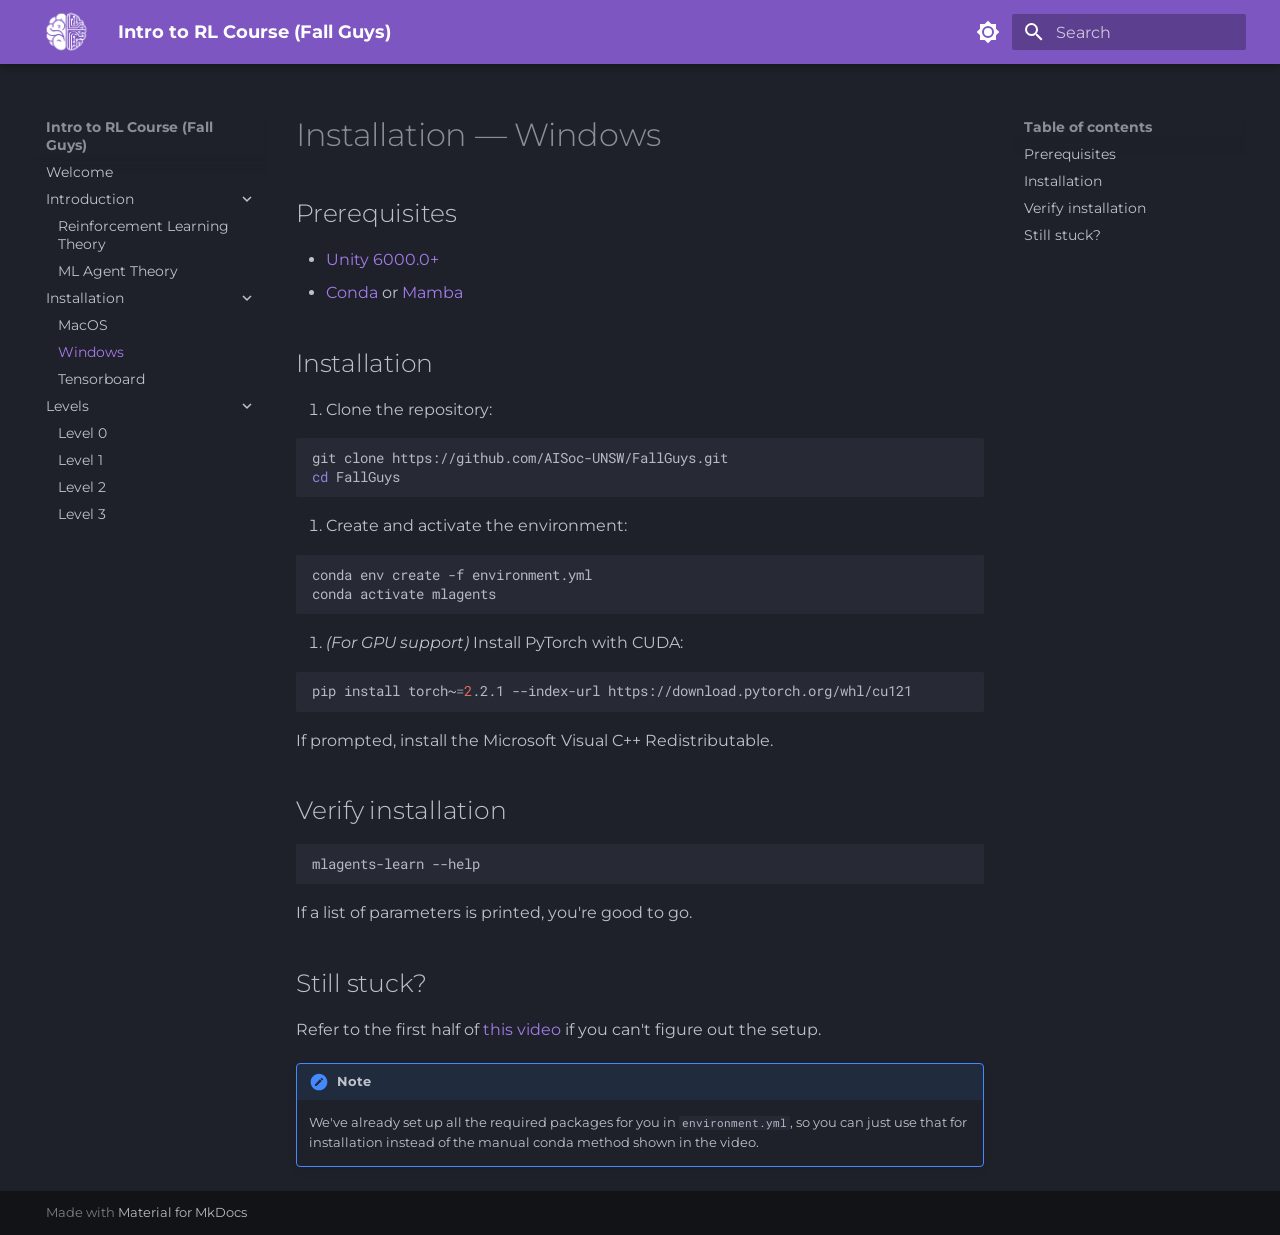
<file: installation/windows/index.html>
<!doctype html>
<html lang="en" class="no-js">
  <head>
    
      <meta charset="utf-8">
      <meta name="viewport" content="width=device-width,initial-scale=1">
      
      
      
        <link rel="canonical" href="https://sitename.example/installation/windows/">
      
      
        <link rel="prev" href="../macos/">
      
      
        <link rel="next" href="../tensorboard/">
      
      
        
      
      
      <link rel="icon" href="../../assets/favicon.ico">
      <meta name="generator" content="mkdocs-1.6.1, mkdocs-material-9.7.6">
    
    
      
        <title>Windows - Intro to RL Course (Fall Guys)</title>
      
    
    
      <link rel="stylesheet" href="../../assets/stylesheets/main.484c7ddc.min.css">
      
        
        <link rel="stylesheet" href="../../assets/stylesheets/palette.ab4e12ef.min.css">
      
      


    
    
      
    
    
      
        
        
        <link rel="preconnect" href="https://fonts.gstatic.com" crossorigin>
        <link rel="stylesheet" href="https://fonts.googleapis.com/css?family=Montserrat:300,300i,400,400i,700,700i%7CRoboto+Mono:400,400i,700,700i&display=fallback">
        <style>:root{--md-text-font:"Montserrat";--md-code-font:"Roboto Mono"}</style>
      
    
    
      <link rel="stylesheet" href="../../assets/custom.css">
    
    <script>__md_scope=new URL("../..",location),__md_hash=e=>[...e].reduce(((e,_)=>(e<<5)-e+_.charCodeAt(0)),0),__md_get=(e,_=localStorage,t=__md_scope)=>JSON.parse(_.getItem(t.pathname+"."+e)),__md_set=(e,_,t=localStorage,a=__md_scope)=>{try{t.setItem(a.pathname+"."+e,JSON.stringify(_))}catch(e){}}</script>
    
      

    
    
  </head>
  
  
    
    
      
    
    
    
    
    <body dir="ltr" data-md-color-scheme="slate" data-md-color-primary="deep-purple" data-md-color-accent="deep-purple">
  
    
    <input class="md-toggle" data-md-toggle="drawer" type="checkbox" id="__drawer" autocomplete="off">
    <input class="md-toggle" data-md-toggle="search" type="checkbox" id="__search" autocomplete="off">
    <label class="md-overlay" for="__drawer"></label>
    <div data-md-component="skip">
      
        
        <a href="#installation-windows" class="md-skip">
          Skip to content
        </a>
      
    </div>
    <div data-md-component="announce">
      
    </div>
    
    
      

  

<header class="md-header md-header--shadow" data-md-component="header">
  <nav class="md-header__inner md-grid" aria-label="Header">
    <a href="../.." title="Intro to RL Course (Fall Guys)" class="md-header__button md-logo" aria-label="Intro to RL Course (Fall Guys)" data-md-component="logo">
      
  <img src="../../assets/logo.png" alt="logo">

    </a>
    <label class="md-header__button md-icon" for="__drawer">
      
      <svg xmlns="http://www.w3.org/2000/svg" viewBox="0 0 24 24"><path d="M3 6h18v2H3zm0 5h18v2H3zm0 5h18v2H3z"/></svg>
    </label>
    <div class="md-header__title" data-md-component="header-title">
      <div class="md-header__ellipsis">
        <div class="md-header__topic">
          <span class="md-ellipsis">
            Intro to RL Course (Fall Guys)
          </span>
        </div>
        <div class="md-header__topic" data-md-component="header-topic">
          <span class="md-ellipsis">
            
              Windows
            
          </span>
        </div>
      </div>
    </div>
    
      
        <form class="md-header__option" data-md-component="palette">
  
    
    
    
    <input class="md-option" data-md-color-media="" data-md-color-scheme="slate" data-md-color-primary="deep-purple" data-md-color-accent="deep-purple"  aria-label="Dark mode"  type="radio" name="__palette" id="__palette_0">
    
      <label class="md-header__button md-icon" title="Dark mode" for="__palette_1" hidden>
        <svg xmlns="http://www.w3.org/2000/svg" viewBox="0 0 24 24"><path d="M12 8a4 4 0 0 0-4 4 4 4 0 0 0 4 4 4 4 0 0 0 4-4 4 4 0 0 0-4-4m0 10a6 6 0 0 1-6-6 6 6 0 0 1 6-6 6 6 0 0 1 6 6 6 6 0 0 1-6 6m8-9.31V4h-4.69L12 .69 8.69 4H4v4.69L.69 12 4 15.31V20h4.69L12 23.31 15.31 20H20v-4.69L23.31 12z"/></svg>
      </label>
    
  
    
    
    
    <input class="md-option" data-md-color-media="" data-md-color-scheme="default" data-md-color-primary="deep-purple" data-md-color-accent="deep-purple"  aria-label="Light mode"  type="radio" name="__palette" id="__palette_1">
    
      <label class="md-header__button md-icon" title="Light mode" for="__palette_0" hidden>
        <svg xmlns="http://www.w3.org/2000/svg" viewBox="0 0 24 24"><path d="M12 18c-.89 0-1.74-.2-2.5-.55C11.56 16.5 13 14.42 13 12s-1.44-4.5-3.5-5.45C10.26 6.2 11.11 6 12 6a6 6 0 0 1 6 6 6 6 0 0 1-6 6m8-9.31V4h-4.69L12 .69 8.69 4H4v4.69L.69 12 4 15.31V20h4.69L12 23.31 15.31 20H20v-4.69L23.31 12z"/></svg>
      </label>
    
  
</form>
      
    
    
      <script>var palette=__md_get("__palette");if(palette&&palette.color){if("(prefers-color-scheme)"===palette.color.media){var media=matchMedia("(prefers-color-scheme: light)"),input=document.querySelector(media.matches?"[data-md-color-media='(prefers-color-scheme: light)']":"[data-md-color-media='(prefers-color-scheme: dark)']");palette.color.media=input.getAttribute("data-md-color-media"),palette.color.scheme=input.getAttribute("data-md-color-scheme"),palette.color.primary=input.getAttribute("data-md-color-primary"),palette.color.accent=input.getAttribute("data-md-color-accent")}for(var[key,value]of Object.entries(palette.color))document.body.setAttribute("data-md-color-"+key,value)}</script>
    
    
    
      
      
        <label class="md-header__button md-icon" for="__search">
          
          <svg xmlns="http://www.w3.org/2000/svg" viewBox="0 0 24 24"><path d="M9.5 3A6.5 6.5 0 0 1 16 9.5c0 1.61-.59 3.09-1.56 4.23l.27.27h.79l5 5-1.5 1.5-5-5v-.79l-.27-.27A6.52 6.52 0 0 1 9.5 16 6.5 6.5 0 0 1 3 9.5 6.5 6.5 0 0 1 9.5 3m0 2C7 5 5 7 5 9.5S7 14 9.5 14 14 12 14 9.5 12 5 9.5 5"/></svg>
        </label>
        <div class="md-search" data-md-component="search" role="dialog">
  <label class="md-search__overlay" for="__search"></label>
  <div class="md-search__inner" role="search">
    <form class="md-search__form" name="search">
      <input type="text" class="md-search__input" name="query" aria-label="Search" placeholder="Search" autocapitalize="off" autocorrect="off" autocomplete="off" spellcheck="false" data-md-component="search-query" required>
      <label class="md-search__icon md-icon" for="__search">
        
        <svg xmlns="http://www.w3.org/2000/svg" viewBox="0 0 24 24"><path d="M9.5 3A6.5 6.5 0 0 1 16 9.5c0 1.61-.59 3.09-1.56 4.23l.27.27h.79l5 5-1.5 1.5-5-5v-.79l-.27-.27A6.52 6.52 0 0 1 9.5 16 6.5 6.5 0 0 1 3 9.5 6.5 6.5 0 0 1 9.5 3m0 2C7 5 5 7 5 9.5S7 14 9.5 14 14 12 14 9.5 12 5 9.5 5"/></svg>
        
        <svg xmlns="http://www.w3.org/2000/svg" viewBox="0 0 24 24"><path d="M20 11v2H8l5.5 5.5-1.42 1.42L4.16 12l7.92-7.92L13.5 5.5 8 11z"/></svg>
      </label>
      <nav class="md-search__options" aria-label="Search">
        
        <button type="reset" class="md-search__icon md-icon" title="Clear" aria-label="Clear" tabindex="-1">
          
          <svg xmlns="http://www.w3.org/2000/svg" viewBox="0 0 24 24"><path d="M19 6.41 17.59 5 12 10.59 6.41 5 5 6.41 10.59 12 5 17.59 6.41 19 12 13.41 17.59 19 19 17.59 13.41 12z"/></svg>
        </button>
      </nav>
      
    </form>
    <div class="md-search__output">
      <div class="md-search__scrollwrap" tabindex="0" data-md-scrollfix>
        <div class="md-search-result" data-md-component="search-result">
          <div class="md-search-result__meta">
            Initializing search
          </div>
          <ol class="md-search-result__list" role="presentation"></ol>
        </div>
      </div>
    </div>
  </div>
</div>
      
    
    
  </nav>
  
</header>
    
    <div class="md-container" data-md-component="container">
      
      
        
          
        
      
      <main class="md-main" data-md-component="main">
        <div class="md-main__inner md-grid">
          
            
              
              <div class="md-sidebar md-sidebar--primary" data-md-component="sidebar" data-md-type="navigation" >
                <div class="md-sidebar__scrollwrap">
                  <div class="md-sidebar__inner">
                    



<nav class="md-nav md-nav--primary" aria-label="Navigation" data-md-level="0">
  <label class="md-nav__title" for="__drawer">
    <a href="../.." title="Intro to RL Course (Fall Guys)" class="md-nav__button md-logo" aria-label="Intro to RL Course (Fall Guys)" data-md-component="logo">
      
  <img src="../../assets/logo.png" alt="logo">

    </a>
    Intro to RL Course (Fall Guys)
  </label>
  
  <ul class="md-nav__list" data-md-scrollfix>
    
      
      
  
  
  
  
    <li class="md-nav__item">
      <a href="../.." class="md-nav__link">
        
  
  
  <span class="md-ellipsis">
    
  
    Welcome
  

    
  </span>
  
  

      </a>
    </li>
  

    
      
      
  
  
  
  
    
    
    
    
    
    <li class="md-nav__item md-nav__item--nested">
      
        
        
          
        
        <input class="md-nav__toggle md-toggle md-toggle--indeterminate" type="checkbox" id="__nav_2" >
        
          
          <label class="md-nav__link" for="__nav_2" id="__nav_2_label" tabindex="0">
            
  
  
  <span class="md-ellipsis">
    
  
    Introduction
  

    
  </span>
  
  

            <span class="md-nav__icon md-icon"></span>
          </label>
        
        <nav class="md-nav" data-md-level="1" aria-labelledby="__nav_2_label" aria-expanded="false">
          <label class="md-nav__title" for="__nav_2">
            <span class="md-nav__icon md-icon"></span>
            
  
    Introduction
  

          </label>
          <ul class="md-nav__list" data-md-scrollfix>
            
              
                
  
  
  
  
    <li class="md-nav__item">
      <a href="../../introduction/rl-theory/" class="md-nav__link">
        
  
  
  <span class="md-ellipsis">
    
  
    Reinforcement Learning Theory
  

    
  </span>
  
  

      </a>
    </li>
  

              
            
              
                
  
  
  
  
    <li class="md-nav__item">
      <a href="../../introduction/ml-agent-theory/" class="md-nav__link">
        
  
  
  <span class="md-ellipsis">
    
  
    ML Agent Theory
  

    
  </span>
  
  

      </a>
    </li>
  

              
            
          </ul>
        </nav>
      
    </li>
  

    
      
      
  
  
    
  
  
  
    
    
    
    
    
    <li class="md-nav__item md-nav__item--active md-nav__item--nested">
      
        
        
        <input class="md-nav__toggle md-toggle " type="checkbox" id="__nav_3" checked>
        
          
          <label class="md-nav__link" for="__nav_3" id="__nav_3_label" tabindex="0">
            
  
  
  <span class="md-ellipsis">
    
  
    Installation
  

    
  </span>
  
  

            <span class="md-nav__icon md-icon"></span>
          </label>
        
        <nav class="md-nav" data-md-level="1" aria-labelledby="__nav_3_label" aria-expanded="true">
          <label class="md-nav__title" for="__nav_3">
            <span class="md-nav__icon md-icon"></span>
            
  
    Installation
  

          </label>
          <ul class="md-nav__list" data-md-scrollfix>
            
              
                
  
  
  
  
    <li class="md-nav__item">
      <a href="../macos/" class="md-nav__link">
        
  
  
  <span class="md-ellipsis">
    
  
    MacOS
  

    
  </span>
  
  

      </a>
    </li>
  

              
            
              
                
  
  
    
  
  
  
    <li class="md-nav__item md-nav__item--active">
      
      <input class="md-nav__toggle md-toggle" type="checkbox" id="__toc">
      
      
        
      
      
        <label class="md-nav__link md-nav__link--active" for="__toc">
          
  
  
  <span class="md-ellipsis">
    
  
    Windows
  

    
  </span>
  
  

          <span class="md-nav__icon md-icon"></span>
        </label>
      
      <a href="./" class="md-nav__link md-nav__link--active">
        
  
  
  <span class="md-ellipsis">
    
  
    Windows
  

    
  </span>
  
  

      </a>
      
        

<nav class="md-nav md-nav--secondary" aria-label="Table of contents">
  
  
  
    
  
  
    <label class="md-nav__title" for="__toc">
      <span class="md-nav__icon md-icon"></span>
      Table of contents
    </label>
    <ul class="md-nav__list" data-md-component="toc" data-md-scrollfix>
      
        <li class="md-nav__item">
  <a href="#prerequisites" class="md-nav__link">
    <span class="md-ellipsis">
      
        Prerequisites
      
    </span>
  </a>
  
</li>
      
        <li class="md-nav__item">
  <a href="#installation" class="md-nav__link">
    <span class="md-ellipsis">
      
        Installation
      
    </span>
  </a>
  
</li>
      
        <li class="md-nav__item">
  <a href="#verify-installation" class="md-nav__link">
    <span class="md-ellipsis">
      
        Verify installation
      
    </span>
  </a>
  
</li>
      
        <li class="md-nav__item">
  <a href="#still-stuck" class="md-nav__link">
    <span class="md-ellipsis">
      
        Still stuck?
      
    </span>
  </a>
  
</li>
      
    </ul>
  
</nav>
      
    </li>
  

              
            
              
                
  
  
  
  
    <li class="md-nav__item">
      <a href="../tensorboard/" class="md-nav__link">
        
  
  
  <span class="md-ellipsis">
    
  
    Tensorboard
  

    
  </span>
  
  

      </a>
    </li>
  

              
            
          </ul>
        </nav>
      
    </li>
  

    
      
      
  
  
  
  
    
    
    
    
    
    <li class="md-nav__item md-nav__item--nested">
      
        
        
          
        
        <input class="md-nav__toggle md-toggle md-toggle--indeterminate" type="checkbox" id="__nav_4" >
        
          
          <label class="md-nav__link" for="__nav_4" id="__nav_4_label" tabindex="0">
            
  
  
  <span class="md-ellipsis">
    
  
    Levels
  

    
  </span>
  
  

            <span class="md-nav__icon md-icon"></span>
          </label>
        
        <nav class="md-nav" data-md-level="1" aria-labelledby="__nav_4_label" aria-expanded="false">
          <label class="md-nav__title" for="__nav_4">
            <span class="md-nav__icon md-icon"></span>
            
  
    Levels
  

          </label>
          <ul class="md-nav__list" data-md-scrollfix>
            
              
                
  
  
  
  
    <li class="md-nav__item">
      <a href="../../levels/level-0/" class="md-nav__link">
        
  
  
  <span class="md-ellipsis">
    
  
    Level 0
  

    
  </span>
  
  

      </a>
    </li>
  

              
            
              
                
  
  
  
  
    <li class="md-nav__item">
      <a href="../../levels/level-1/" class="md-nav__link">
        
  
  
  <span class="md-ellipsis">
    
  
    Level 1
  

    
  </span>
  
  

      </a>
    </li>
  

              
            
              
                
  
  
  
  
    <li class="md-nav__item">
      <a href="../../levels/level-2/" class="md-nav__link">
        
  
  
  <span class="md-ellipsis">
    
  
    Level 2
  

    
  </span>
  
  

      </a>
    </li>
  

              
            
              
                
  
  
  
  
    <li class="md-nav__item">
      <a href="../../levels/level-3/" class="md-nav__link">
        
  
  
  <span class="md-ellipsis">
    
  
    Level 3
  

    
  </span>
  
  

      </a>
    </li>
  

              
            
          </ul>
        </nav>
      
    </li>
  

    
  </ul>
</nav>
                  </div>
                </div>
              </div>
            
            
              
              <div class="md-sidebar md-sidebar--secondary" data-md-component="sidebar" data-md-type="toc" >
                <div class="md-sidebar__scrollwrap">
                  <div class="md-sidebar__inner">
                    

<nav class="md-nav md-nav--secondary" aria-label="Table of contents">
  
  
  
    
  
  
    <label class="md-nav__title" for="__toc">
      <span class="md-nav__icon md-icon"></span>
      Table of contents
    </label>
    <ul class="md-nav__list" data-md-component="toc" data-md-scrollfix>
      
        <li class="md-nav__item">
  <a href="#prerequisites" class="md-nav__link">
    <span class="md-ellipsis">
      
        Prerequisites
      
    </span>
  </a>
  
</li>
      
        <li class="md-nav__item">
  <a href="#installation" class="md-nav__link">
    <span class="md-ellipsis">
      
        Installation
      
    </span>
  </a>
  
</li>
      
        <li class="md-nav__item">
  <a href="#verify-installation" class="md-nav__link">
    <span class="md-ellipsis">
      
        Verify installation
      
    </span>
  </a>
  
</li>
      
        <li class="md-nav__item">
  <a href="#still-stuck" class="md-nav__link">
    <span class="md-ellipsis">
      
        Still stuck?
      
    </span>
  </a>
  
</li>
      
    </ul>
  
</nav>
                  </div>
                </div>
              </div>
            
          
          
            <div class="md-content" data-md-component="content">
              
              <article class="md-content__inner md-typeset">
                
                  



<h1 id="installation-windows">Installation — Windows</h1>
<h2 id="prerequisites">Prerequisites</h2>
<ul>
<li><a href="https://unity3d.com/get-unity/download">Unity 6000.0+</a></li>
<li><a href="https://docs.conda.io/en/latest/">Conda</a> or <a href="https://github.com/mamba-org/mamba">Mamba</a></li>
</ul>
<h2 id="installation">Installation</h2>
<ol>
<li>Clone the repository:</li>
</ol>
<div class="language-bash highlight"><pre><span></span><code><span id="__span-0-1"><a id="__codelineno-0-1" name="__codelineno-0-1" href="#__codelineno-0-1"></a>git<span class="w"> </span>clone<span class="w"> </span>https://github.com/AISoc-UNSW/FallGuys.git
</span><span id="__span-0-2"><a id="__codelineno-0-2" name="__codelineno-0-2" href="#__codelineno-0-2"></a><span class="nb">cd</span><span class="w"> </span>FallGuys
</span></code></pre></div>
<ol>
<li>Create and activate the environment:</li>
</ol>
<div class="language-bash highlight"><pre><span></span><code><span id="__span-1-1"><a id="__codelineno-1-1" name="__codelineno-1-1" href="#__codelineno-1-1"></a>conda<span class="w"> </span>env<span class="w"> </span>create<span class="w"> </span>-f<span class="w"> </span>environment.yml
</span><span id="__span-1-2"><a id="__codelineno-1-2" name="__codelineno-1-2" href="#__codelineno-1-2"></a>conda<span class="w"> </span>activate<span class="w"> </span>mlagents
</span></code></pre></div>
<ol>
<li><em>(For GPU support)</em> Install PyTorch with CUDA:</li>
</ol>
<div class="language-bash highlight"><pre><span></span><code><span id="__span-2-1"><a id="__codelineno-2-1" name="__codelineno-2-1" href="#__codelineno-2-1"></a>pip<span class="w"> </span>install<span class="w"> </span>torch~<span class="o">=</span><span class="m">2</span>.2.1<span class="w"> </span>--index-url<span class="w"> </span>https://download.pytorch.org/whl/cu121
</span></code></pre></div>
<p>If prompted, install the Microsoft Visual C++ Redistributable.</p>
<h2 id="verify-installation">Verify installation</h2>
<div class="language-bash highlight"><pre><span></span><code><span id="__span-3-1"><a id="__codelineno-3-1" name="__codelineno-3-1" href="#__codelineno-3-1"></a>mlagents-learn<span class="w"> </span>--help
</span></code></pre></div>
<p>If a list of parameters is printed, you're good to go.</p>
<h2 id="still-stuck">Still stuck?</h2>
<p>Refer to the first half of <a href="https://www.youtube.com/watch?v=ZtbjlrmRbyc">this video</a> if you can't figure out the setup.</p>
<div class="admonition note">
<p class="admonition-title">Note</p>
<p>We've already set up all the required packages for you in <code>environment.yml</code>, so you can just use that for installation instead of the manual conda method shown in the video.</p>
</div>












                
              </article>
            </div>
          
          
<script>var target=document.getElementById(location.hash.slice(1));target&&target.name&&(target.checked=target.name.startsWith("__tabbed_"))</script>
        </div>
        
          <button type="button" class="md-top md-icon" data-md-component="top" hidden>
  
  <svg xmlns="http://www.w3.org/2000/svg" viewBox="0 0 24 24"><path d="M13 20h-2V8l-5.5 5.5-1.42-1.42L12 4.16l7.92 7.92-1.42 1.42L13 8z"/></svg>
  Back to top
</button>
        
      </main>
      
        <footer class="md-footer">
  
  <div class="md-footer-meta md-typeset">
    <div class="md-footer-meta__inner md-grid">
      <div class="md-copyright">
  
  
    Made with
    <a href="https://squidfunk.github.io/mkdocs-material/" target="_blank" rel="noopener">
      Material for MkDocs
    </a>
  
</div>
      
    </div>
  </div>
</footer>
      
    </div>
    <div class="md-dialog" data-md-component="dialog">
      <div class="md-dialog__inner md-typeset"></div>
    </div>
    
    
    
      
      
      <script id="__config" type="application/json">{"annotate": null, "base": "../..", "features": ["navigation.expand", "toc.follow", "navigation.top"], "search": "../../assets/javascripts/workers/search.2c215733.min.js", "tags": null, "translations": {"clipboard.copied": "Copied to clipboard", "clipboard.copy": "Copy to clipboard", "search.result.more.one": "1 more on this page", "search.result.more.other": "# more on this page", "search.result.none": "No matching documents", "search.result.one": "1 matching document", "search.result.other": "# matching documents", "search.result.placeholder": "Type to start searching", "search.result.term.missing": "Missing", "select.version": "Select version"}, "version": null}</script>
    
    
      <script src="../../assets/javascripts/bundle.79ae519e.min.js"></script>
      
    
  </body>
</html>
</file>
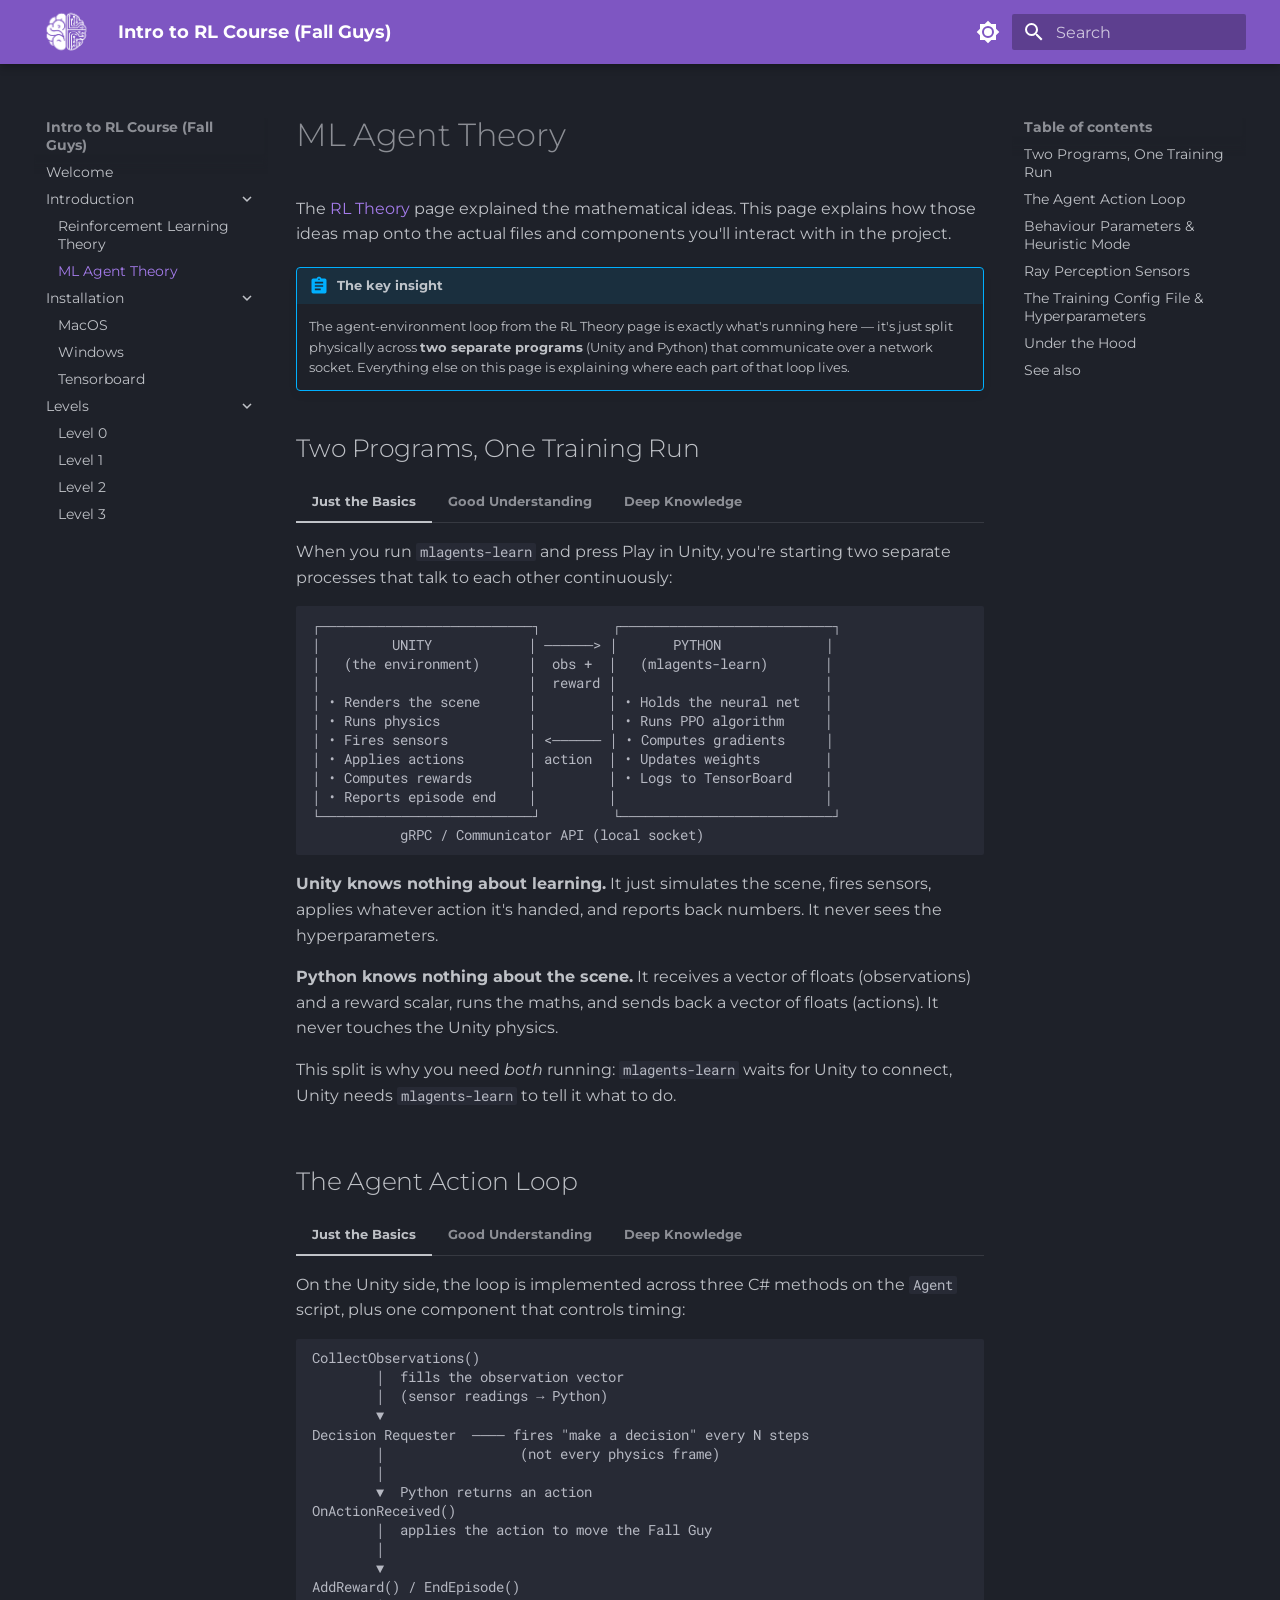
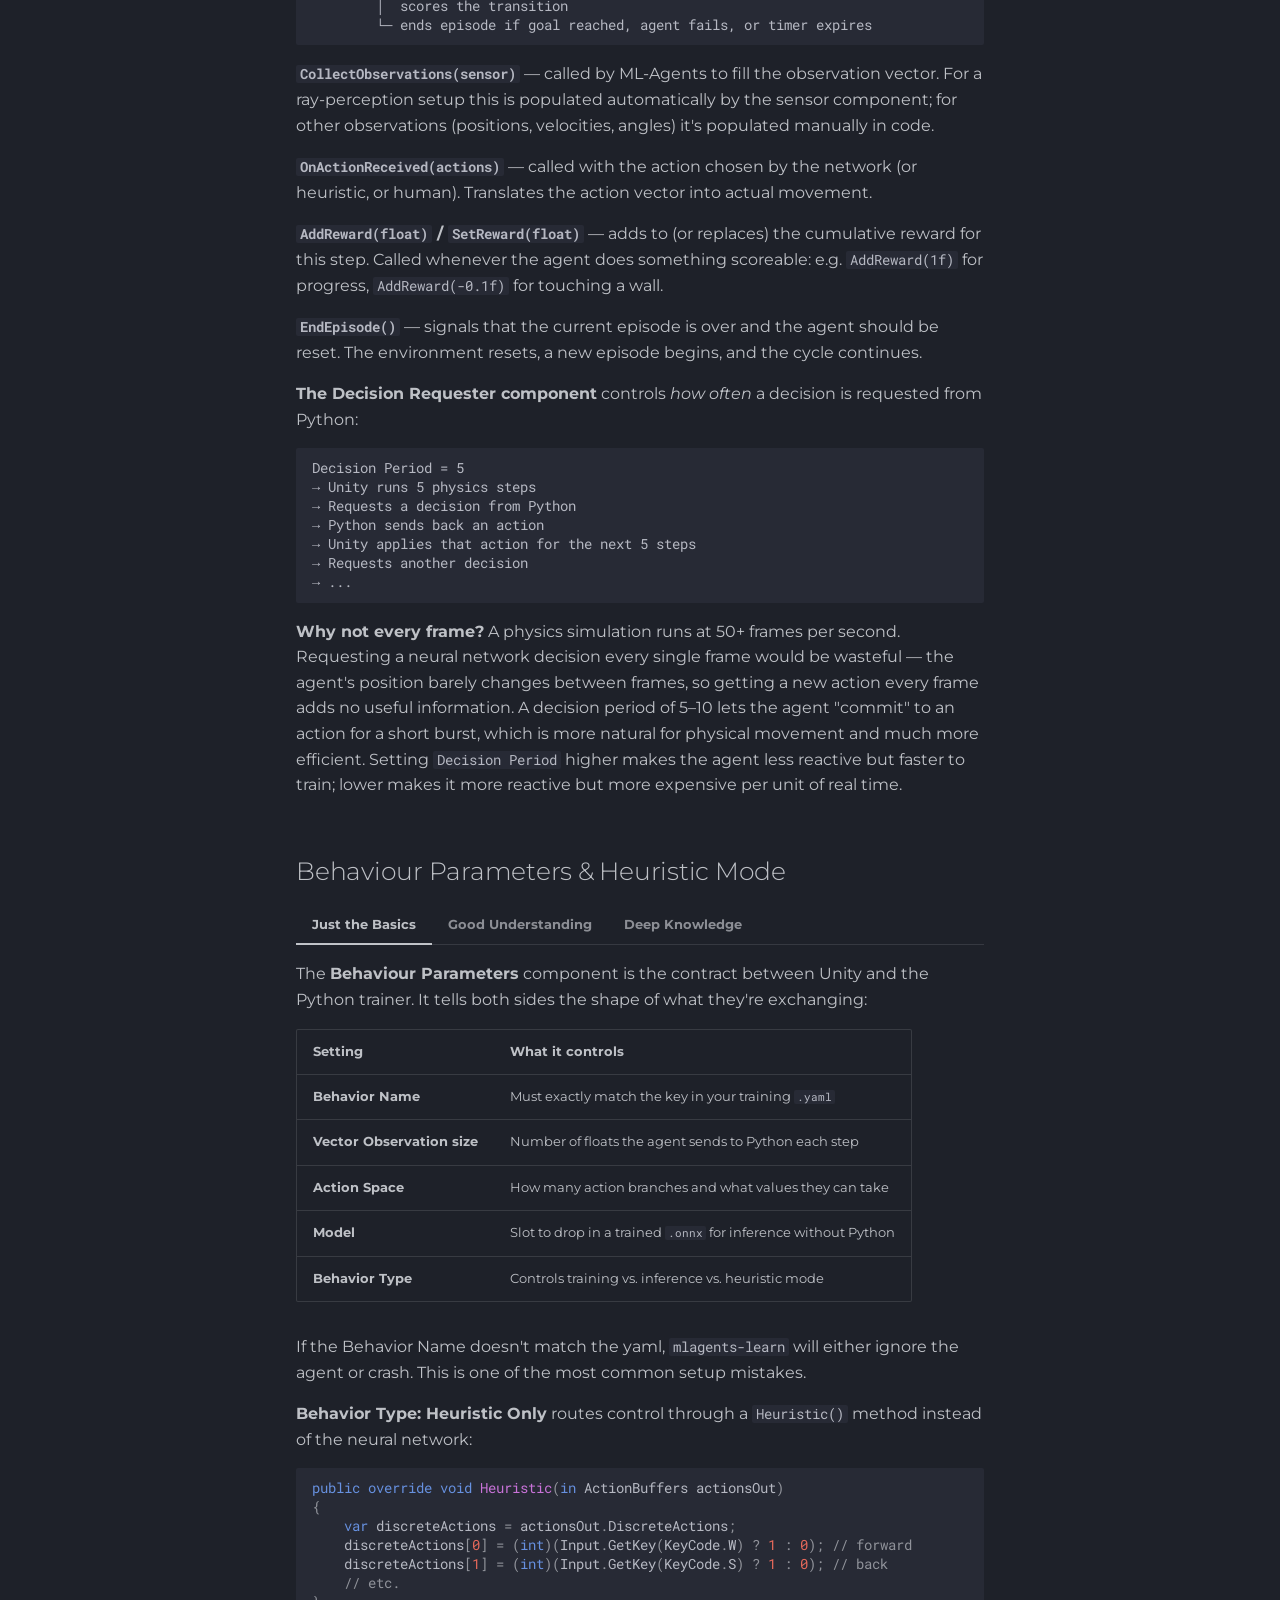
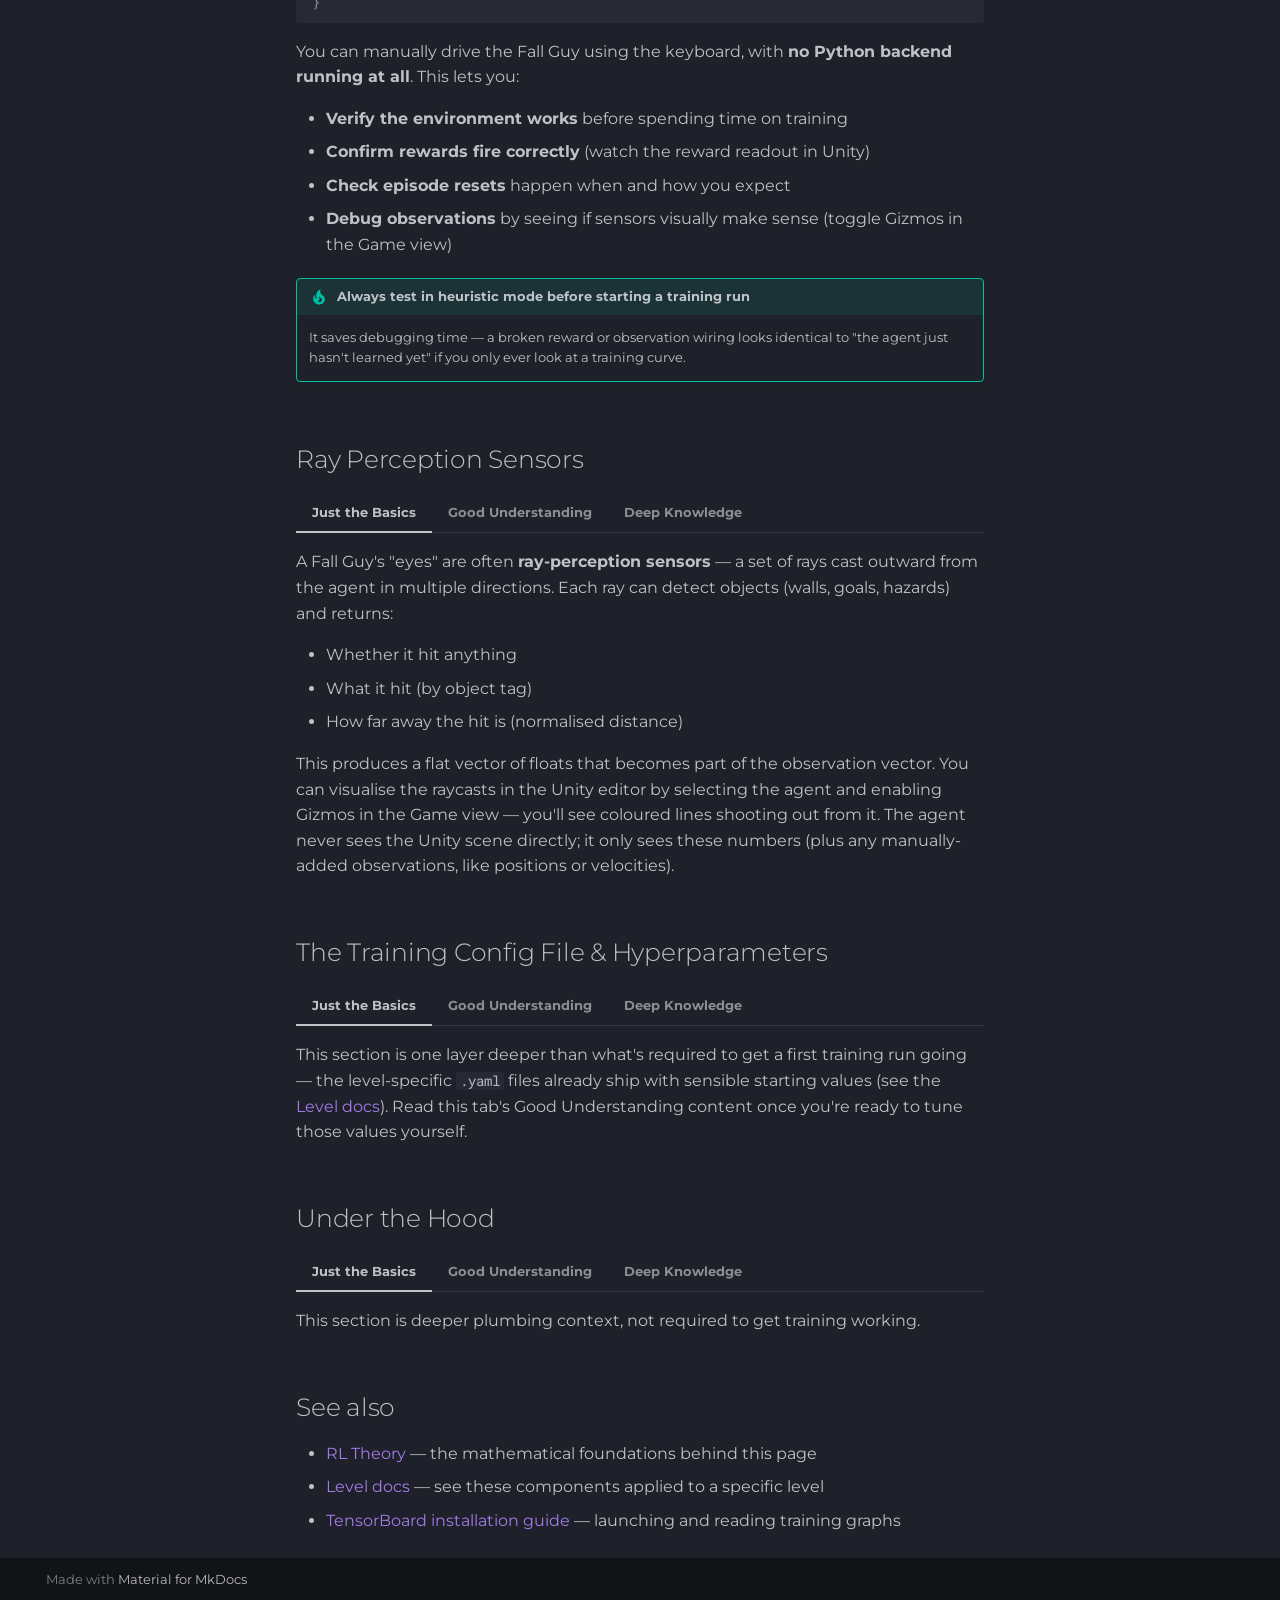
<file: introduction/ml-agent-theory/index.html>
<!doctype html>
<html lang="en" class="no-js">
  <head>
    
      <meta charset="utf-8">
      <meta name="viewport" content="width=device-width,initial-scale=1">
      
      
      
        <link rel="canonical" href="https://sitename.example/introduction/ml-agent-theory/">
      
      
        <link rel="prev" href="../rl-theory/">
      
      
        <link rel="next" href="../../installation/macos/">
      
      
        
      
      
      <link rel="icon" href="../../assets/favicon.ico">
      <meta name="generator" content="mkdocs-1.6.1, mkdocs-material-9.7.6">
    
    
      
        <title>ML Agent Theory - Intro to RL Course (Fall Guys)</title>
      
    
    
      <link rel="stylesheet" href="../../assets/stylesheets/main.484c7ddc.min.css">
      
        
        <link rel="stylesheet" href="../../assets/stylesheets/palette.ab4e12ef.min.css">
      
      


    
    
      
    
    
      
        
        
        <link rel="preconnect" href="https://fonts.gstatic.com" crossorigin>
        <link rel="stylesheet" href="https://fonts.googleapis.com/css?family=Montserrat:300,300i,400,400i,700,700i%7CRoboto+Mono:400,400i,700,700i&display=fallback">
        <style>:root{--md-text-font:"Montserrat";--md-code-font:"Roboto Mono"}</style>
      
    
    
      <link rel="stylesheet" href="../../assets/custom.css">
    
    <script>__md_scope=new URL("../..",location),__md_hash=e=>[...e].reduce(((e,_)=>(e<<5)-e+_.charCodeAt(0)),0),__md_get=(e,_=localStorage,t=__md_scope)=>JSON.parse(_.getItem(t.pathname+"."+e)),__md_set=(e,_,t=localStorage,a=__md_scope)=>{try{t.setItem(a.pathname+"."+e,JSON.stringify(_))}catch(e){}}</script>
    
      

    
    
  </head>
  
  
    
    
      
    
    
    
    
    <body dir="ltr" data-md-color-scheme="slate" data-md-color-primary="deep-purple" data-md-color-accent="deep-purple">
  
    
    <input class="md-toggle" data-md-toggle="drawer" type="checkbox" id="__drawer" autocomplete="off">
    <input class="md-toggle" data-md-toggle="search" type="checkbox" id="__search" autocomplete="off">
    <label class="md-overlay" for="__drawer"></label>
    <div data-md-component="skip">
      
        
        <a href="#ml-agent-theory" class="md-skip">
          Skip to content
        </a>
      
    </div>
    <div data-md-component="announce">
      
    </div>
    
    
      

  

<header class="md-header md-header--shadow" data-md-component="header">
  <nav class="md-header__inner md-grid" aria-label="Header">
    <a href="../.." title="Intro to RL Course (Fall Guys)" class="md-header__button md-logo" aria-label="Intro to RL Course (Fall Guys)" data-md-component="logo">
      
  <img src="../../assets/logo.png" alt="logo">

    </a>
    <label class="md-header__button md-icon" for="__drawer">
      
      <svg xmlns="http://www.w3.org/2000/svg" viewBox="0 0 24 24"><path d="M3 6h18v2H3zm0 5h18v2H3zm0 5h18v2H3z"/></svg>
    </label>
    <div class="md-header__title" data-md-component="header-title">
      <div class="md-header__ellipsis">
        <div class="md-header__topic">
          <span class="md-ellipsis">
            Intro to RL Course (Fall Guys)
          </span>
        </div>
        <div class="md-header__topic" data-md-component="header-topic">
          <span class="md-ellipsis">
            
              ML Agent Theory
            
          </span>
        </div>
      </div>
    </div>
    
      
        <form class="md-header__option" data-md-component="palette">
  
    
    
    
    <input class="md-option" data-md-color-media="" data-md-color-scheme="slate" data-md-color-primary="deep-purple" data-md-color-accent="deep-purple"  aria-label="Dark mode"  type="radio" name="__palette" id="__palette_0">
    
      <label class="md-header__button md-icon" title="Dark mode" for="__palette_1" hidden>
        <svg xmlns="http://www.w3.org/2000/svg" viewBox="0 0 24 24"><path d="M12 8a4 4 0 0 0-4 4 4 4 0 0 0 4 4 4 4 0 0 0 4-4 4 4 0 0 0-4-4m0 10a6 6 0 0 1-6-6 6 6 0 0 1 6-6 6 6 0 0 1 6 6 6 6 0 0 1-6 6m8-9.31V4h-4.69L12 .69 8.69 4H4v4.69L.69 12 4 15.31V20h4.69L12 23.31 15.31 20H20v-4.69L23.31 12z"/></svg>
      </label>
    
  
    
    
    
    <input class="md-option" data-md-color-media="" data-md-color-scheme="default" data-md-color-primary="deep-purple" data-md-color-accent="deep-purple"  aria-label="Light mode"  type="radio" name="__palette" id="__palette_1">
    
      <label class="md-header__button md-icon" title="Light mode" for="__palette_0" hidden>
        <svg xmlns="http://www.w3.org/2000/svg" viewBox="0 0 24 24"><path d="M12 18c-.89 0-1.74-.2-2.5-.55C11.56 16.5 13 14.42 13 12s-1.44-4.5-3.5-5.45C10.26 6.2 11.11 6 12 6a6 6 0 0 1 6 6 6 6 0 0 1-6 6m8-9.31V4h-4.69L12 .69 8.69 4H4v4.69L.69 12 4 15.31V20h4.69L12 23.31 15.31 20H20v-4.69L23.31 12z"/></svg>
      </label>
    
  
</form>
      
    
    
      <script>var palette=__md_get("__palette");if(palette&&palette.color){if("(prefers-color-scheme)"===palette.color.media){var media=matchMedia("(prefers-color-scheme: light)"),input=document.querySelector(media.matches?"[data-md-color-media='(prefers-color-scheme: light)']":"[data-md-color-media='(prefers-color-scheme: dark)']");palette.color.media=input.getAttribute("data-md-color-media"),palette.color.scheme=input.getAttribute("data-md-color-scheme"),palette.color.primary=input.getAttribute("data-md-color-primary"),palette.color.accent=input.getAttribute("data-md-color-accent")}for(var[key,value]of Object.entries(palette.color))document.body.setAttribute("data-md-color-"+key,value)}</script>
    
    
    
      
      
        <label class="md-header__button md-icon" for="__search">
          
          <svg xmlns="http://www.w3.org/2000/svg" viewBox="0 0 24 24"><path d="M9.5 3A6.5 6.5 0 0 1 16 9.5c0 1.61-.59 3.09-1.56 4.23l.27.27h.79l5 5-1.5 1.5-5-5v-.79l-.27-.27A6.52 6.52 0 0 1 9.5 16 6.5 6.5 0 0 1 3 9.5 6.5 6.5 0 0 1 9.5 3m0 2C7 5 5 7 5 9.5S7 14 9.5 14 14 12 14 9.5 12 5 9.5 5"/></svg>
        </label>
        <div class="md-search" data-md-component="search" role="dialog">
  <label class="md-search__overlay" for="__search"></label>
  <div class="md-search__inner" role="search">
    <form class="md-search__form" name="search">
      <input type="text" class="md-search__input" name="query" aria-label="Search" placeholder="Search" autocapitalize="off" autocorrect="off" autocomplete="off" spellcheck="false" data-md-component="search-query" required>
      <label class="md-search__icon md-icon" for="__search">
        
        <svg xmlns="http://www.w3.org/2000/svg" viewBox="0 0 24 24"><path d="M9.5 3A6.5 6.5 0 0 1 16 9.5c0 1.61-.59 3.09-1.56 4.23l.27.27h.79l5 5-1.5 1.5-5-5v-.79l-.27-.27A6.52 6.52 0 0 1 9.5 16 6.5 6.5 0 0 1 3 9.5 6.5 6.5 0 0 1 9.5 3m0 2C7 5 5 7 5 9.5S7 14 9.5 14 14 12 14 9.5 12 5 9.5 5"/></svg>
        
        <svg xmlns="http://www.w3.org/2000/svg" viewBox="0 0 24 24"><path d="M20 11v2H8l5.5 5.5-1.42 1.42L4.16 12l7.92-7.92L13.5 5.5 8 11z"/></svg>
      </label>
      <nav class="md-search__options" aria-label="Search">
        
        <button type="reset" class="md-search__icon md-icon" title="Clear" aria-label="Clear" tabindex="-1">
          
          <svg xmlns="http://www.w3.org/2000/svg" viewBox="0 0 24 24"><path d="M19 6.41 17.59 5 12 10.59 6.41 5 5 6.41 10.59 12 5 17.59 6.41 19 12 13.41 17.59 19 19 17.59 13.41 12z"/></svg>
        </button>
      </nav>
      
    </form>
    <div class="md-search__output">
      <div class="md-search__scrollwrap" tabindex="0" data-md-scrollfix>
        <div class="md-search-result" data-md-component="search-result">
          <div class="md-search-result__meta">
            Initializing search
          </div>
          <ol class="md-search-result__list" role="presentation"></ol>
        </div>
      </div>
    </div>
  </div>
</div>
      
    
    
  </nav>
  
</header>
    
    <div class="md-container" data-md-component="container">
      
      
        
          
        
      
      <main class="md-main" data-md-component="main">
        <div class="md-main__inner md-grid">
          
            
              
              <div class="md-sidebar md-sidebar--primary" data-md-component="sidebar" data-md-type="navigation" >
                <div class="md-sidebar__scrollwrap">
                  <div class="md-sidebar__inner">
                    



<nav class="md-nav md-nav--primary" aria-label="Navigation" data-md-level="0">
  <label class="md-nav__title" for="__drawer">
    <a href="../.." title="Intro to RL Course (Fall Guys)" class="md-nav__button md-logo" aria-label="Intro to RL Course (Fall Guys)" data-md-component="logo">
      
  <img src="../../assets/logo.png" alt="logo">

    </a>
    Intro to RL Course (Fall Guys)
  </label>
  
  <ul class="md-nav__list" data-md-scrollfix>
    
      
      
  
  
  
  
    <li class="md-nav__item">
      <a href="../.." class="md-nav__link">
        
  
  
  <span class="md-ellipsis">
    
  
    Welcome
  

    
  </span>
  
  

      </a>
    </li>
  

    
      
      
  
  
    
  
  
  
    
    
    
    
    
    <li class="md-nav__item md-nav__item--active md-nav__item--nested">
      
        
        
        <input class="md-nav__toggle md-toggle " type="checkbox" id="__nav_2" checked>
        
          
          <label class="md-nav__link" for="__nav_2" id="__nav_2_label" tabindex="0">
            
  
  
  <span class="md-ellipsis">
    
  
    Introduction
  

    
  </span>
  
  

            <span class="md-nav__icon md-icon"></span>
          </label>
        
        <nav class="md-nav" data-md-level="1" aria-labelledby="__nav_2_label" aria-expanded="true">
          <label class="md-nav__title" for="__nav_2">
            <span class="md-nav__icon md-icon"></span>
            
  
    Introduction
  

          </label>
          <ul class="md-nav__list" data-md-scrollfix>
            
              
                
  
  
  
  
    <li class="md-nav__item">
      <a href="../rl-theory/" class="md-nav__link">
        
  
  
  <span class="md-ellipsis">
    
  
    Reinforcement Learning Theory
  

    
  </span>
  
  

      </a>
    </li>
  

              
            
              
                
  
  
    
  
  
  
    <li class="md-nav__item md-nav__item--active">
      
      <input class="md-nav__toggle md-toggle" type="checkbox" id="__toc">
      
      
        
      
      
        <label class="md-nav__link md-nav__link--active" for="__toc">
          
  
  
  <span class="md-ellipsis">
    
  
    ML Agent Theory
  

    
  </span>
  
  

          <span class="md-nav__icon md-icon"></span>
        </label>
      
      <a href="./" class="md-nav__link md-nav__link--active">
        
  
  
  <span class="md-ellipsis">
    
  
    ML Agent Theory
  

    
  </span>
  
  

      </a>
      
        

<nav class="md-nav md-nav--secondary" aria-label="Table of contents">
  
  
  
    
  
  
    <label class="md-nav__title" for="__toc">
      <span class="md-nav__icon md-icon"></span>
      Table of contents
    </label>
    <ul class="md-nav__list" data-md-component="toc" data-md-scrollfix>
      
        <li class="md-nav__item">
  <a href="#two-programs-one-training-run" class="md-nav__link">
    <span class="md-ellipsis">
      
        Two Programs, One Training Run
      
    </span>
  </a>
  
</li>
      
        <li class="md-nav__item">
  <a href="#the-agent-action-loop" class="md-nav__link">
    <span class="md-ellipsis">
      
        The Agent Action Loop
      
    </span>
  </a>
  
</li>
      
        <li class="md-nav__item">
  <a href="#behaviour-parameters-heuristic-mode" class="md-nav__link">
    <span class="md-ellipsis">
      
        Behaviour Parameters &amp; Heuristic Mode
      
    </span>
  </a>
  
</li>
      
        <li class="md-nav__item">
  <a href="#ray-perception-sensors" class="md-nav__link">
    <span class="md-ellipsis">
      
        Ray Perception Sensors
      
    </span>
  </a>
  
</li>
      
        <li class="md-nav__item">
  <a href="#the-training-config-file-hyperparameters" class="md-nav__link">
    <span class="md-ellipsis">
      
        The Training Config File &amp; Hyperparameters
      
    </span>
  </a>
  
</li>
      
        <li class="md-nav__item">
  <a href="#under-the-hood" class="md-nav__link">
    <span class="md-ellipsis">
      
        Under the Hood
      
    </span>
  </a>
  
</li>
      
        <li class="md-nav__item">
  <a href="#see-also" class="md-nav__link">
    <span class="md-ellipsis">
      
        See also
      
    </span>
  </a>
  
</li>
      
    </ul>
  
</nav>
      
    </li>
  

              
            
          </ul>
        </nav>
      
    </li>
  

    
      
      
  
  
  
  
    
    
    
    
    
    <li class="md-nav__item md-nav__item--nested">
      
        
        
          
        
        <input class="md-nav__toggle md-toggle md-toggle--indeterminate" type="checkbox" id="__nav_3" >
        
          
          <label class="md-nav__link" for="__nav_3" id="__nav_3_label" tabindex="0">
            
  
  
  <span class="md-ellipsis">
    
  
    Installation
  

    
  </span>
  
  

            <span class="md-nav__icon md-icon"></span>
          </label>
        
        <nav class="md-nav" data-md-level="1" aria-labelledby="__nav_3_label" aria-expanded="false">
          <label class="md-nav__title" for="__nav_3">
            <span class="md-nav__icon md-icon"></span>
            
  
    Installation
  

          </label>
          <ul class="md-nav__list" data-md-scrollfix>
            
              
                
  
  
  
  
    <li class="md-nav__item">
      <a href="../../installation/macos/" class="md-nav__link">
        
  
  
  <span class="md-ellipsis">
    
  
    MacOS
  

    
  </span>
  
  

      </a>
    </li>
  

              
            
              
                
  
  
  
  
    <li class="md-nav__item">
      <a href="../../installation/windows/" class="md-nav__link">
        
  
  
  <span class="md-ellipsis">
    
  
    Windows
  

    
  </span>
  
  

      </a>
    </li>
  

              
            
              
                
  
  
  
  
    <li class="md-nav__item">
      <a href="../../installation/tensorboard/" class="md-nav__link">
        
  
  
  <span class="md-ellipsis">
    
  
    Tensorboard
  

    
  </span>
  
  

      </a>
    </li>
  

              
            
          </ul>
        </nav>
      
    </li>
  

    
      
      
  
  
  
  
    
    
    
    
    
    <li class="md-nav__item md-nav__item--nested">
      
        
        
          
        
        <input class="md-nav__toggle md-toggle md-toggle--indeterminate" type="checkbox" id="__nav_4" >
        
          
          <label class="md-nav__link" for="__nav_4" id="__nav_4_label" tabindex="0">
            
  
  
  <span class="md-ellipsis">
    
  
    Levels
  

    
  </span>
  
  

            <span class="md-nav__icon md-icon"></span>
          </label>
        
        <nav class="md-nav" data-md-level="1" aria-labelledby="__nav_4_label" aria-expanded="false">
          <label class="md-nav__title" for="__nav_4">
            <span class="md-nav__icon md-icon"></span>
            
  
    Levels
  

          </label>
          <ul class="md-nav__list" data-md-scrollfix>
            
              
                
  
  
  
  
    <li class="md-nav__item">
      <a href="../../levels/level-0/" class="md-nav__link">
        
  
  
  <span class="md-ellipsis">
    
  
    Level 0
  

    
  </span>
  
  

      </a>
    </li>
  

              
            
              
                
  
  
  
  
    <li class="md-nav__item">
      <a href="../../levels/level-1/" class="md-nav__link">
        
  
  
  <span class="md-ellipsis">
    
  
    Level 1
  

    
  </span>
  
  

      </a>
    </li>
  

              
            
              
                
  
  
  
  
    <li class="md-nav__item">
      <a href="../../levels/level-2/" class="md-nav__link">
        
  
  
  <span class="md-ellipsis">
    
  
    Level 2
  

    
  </span>
  
  

      </a>
    </li>
  

              
            
              
                
  
  
  
  
    <li class="md-nav__item">
      <a href="../../levels/level-3/" class="md-nav__link">
        
  
  
  <span class="md-ellipsis">
    
  
    Level 3
  

    
  </span>
  
  

      </a>
    </li>
  

              
            
          </ul>
        </nav>
      
    </li>
  

    
  </ul>
</nav>
                  </div>
                </div>
              </div>
            
            
              
              <div class="md-sidebar md-sidebar--secondary" data-md-component="sidebar" data-md-type="toc" >
                <div class="md-sidebar__scrollwrap">
                  <div class="md-sidebar__inner">
                    

<nav class="md-nav md-nav--secondary" aria-label="Table of contents">
  
  
  
    
  
  
    <label class="md-nav__title" for="__toc">
      <span class="md-nav__icon md-icon"></span>
      Table of contents
    </label>
    <ul class="md-nav__list" data-md-component="toc" data-md-scrollfix>
      
        <li class="md-nav__item">
  <a href="#two-programs-one-training-run" class="md-nav__link">
    <span class="md-ellipsis">
      
        Two Programs, One Training Run
      
    </span>
  </a>
  
</li>
      
        <li class="md-nav__item">
  <a href="#the-agent-action-loop" class="md-nav__link">
    <span class="md-ellipsis">
      
        The Agent Action Loop
      
    </span>
  </a>
  
</li>
      
        <li class="md-nav__item">
  <a href="#behaviour-parameters-heuristic-mode" class="md-nav__link">
    <span class="md-ellipsis">
      
        Behaviour Parameters &amp; Heuristic Mode
      
    </span>
  </a>
  
</li>
      
        <li class="md-nav__item">
  <a href="#ray-perception-sensors" class="md-nav__link">
    <span class="md-ellipsis">
      
        Ray Perception Sensors
      
    </span>
  </a>
  
</li>
      
        <li class="md-nav__item">
  <a href="#the-training-config-file-hyperparameters" class="md-nav__link">
    <span class="md-ellipsis">
      
        The Training Config File &amp; Hyperparameters
      
    </span>
  </a>
  
</li>
      
        <li class="md-nav__item">
  <a href="#under-the-hood" class="md-nav__link">
    <span class="md-ellipsis">
      
        Under the Hood
      
    </span>
  </a>
  
</li>
      
        <li class="md-nav__item">
  <a href="#see-also" class="md-nav__link">
    <span class="md-ellipsis">
      
        See also
      
    </span>
  </a>
  
</li>
      
    </ul>
  
</nav>
                  </div>
                </div>
              </div>
            
          
          
            <div class="md-content" data-md-component="content">
              
              <article class="md-content__inner md-typeset">
                
                  



<h1 id="ml-agent-theory">ML Agent Theory</h1>
<p>The <a href="../rl-theory/">RL Theory</a> page explained the mathematical ideas. This page explains how those ideas map onto the actual files and components you'll interact with in the project.</p>
<div class="admonition abstract">
<p class="admonition-title">The key insight</p>
<p>The agent-environment loop from the RL Theory page is exactly what's running here — it's just split physically across <strong>two separate programs</strong> (Unity and Python) that communicate over a network socket. Everything else on this page is explaining where each part of that loop lives.</p>
</div>
<h2 id="two-programs-one-training-run">Two Programs, One Training Run</h2>
<div class="tabbed-set tabbed-alternate" data-tabs="1:3"><input checked="checked" id="__tabbed_1_1" name="__tabbed_1" type="radio" /><input id="__tabbed_1_2" name="__tabbed_1" type="radio" /><input id="__tabbed_1_3" name="__tabbed_1" type="radio" /><div class="tabbed-labels"><label for="__tabbed_1_1">Just the Basics</label><label for="__tabbed_1_2">Good Understanding</label><label for="__tabbed_1_3">Deep Knowledge</label></div>
<div class="tabbed-content">
<div class="tabbed-block">
<p>When you run <code>mlagents-learn</code> and press Play in Unity, you're starting two separate processes that talk to each other continuously:</p>
<div class="language-text highlight"><pre><span></span><code><span id="__span-0-1"><a id="__codelineno-0-1" name="__codelineno-0-1" href="#__codelineno-0-1"></a>┌──────────────────────────┐         ┌──────────────────────────┐
</span><span id="__span-0-2"><a id="__codelineno-0-2" name="__codelineno-0-2" href="#__codelineno-0-2"></a>│         UNITY            │ ──────&gt; │       PYTHON             │
</span><span id="__span-0-3"><a id="__codelineno-0-3" name="__codelineno-0-3" href="#__codelineno-0-3"></a>│   (the environment)      │  obs +  │   (mlagents-learn)       │
</span><span id="__span-0-4"><a id="__codelineno-0-4" name="__codelineno-0-4" href="#__codelineno-0-4"></a>│                          │  reward │                          │
</span><span id="__span-0-5"><a id="__codelineno-0-5" name="__codelineno-0-5" href="#__codelineno-0-5"></a>│ • Renders the scene      │         │ • Holds the neural net   │
</span><span id="__span-0-6"><a id="__codelineno-0-6" name="__codelineno-0-6" href="#__codelineno-0-6"></a>│ • Runs physics           │         │ • Runs PPO algorithm     │
</span><span id="__span-0-7"><a id="__codelineno-0-7" name="__codelineno-0-7" href="#__codelineno-0-7"></a>│ • Fires sensors          │ &lt;────── │ • Computes gradients     │
</span><span id="__span-0-8"><a id="__codelineno-0-8" name="__codelineno-0-8" href="#__codelineno-0-8"></a>│ • Applies actions        │ action  │ • Updates weights        │
</span><span id="__span-0-9"><a id="__codelineno-0-9" name="__codelineno-0-9" href="#__codelineno-0-9"></a>│ • Computes rewards       │         │ • Logs to TensorBoard    │
</span><span id="__span-0-10"><a id="__codelineno-0-10" name="__codelineno-0-10" href="#__codelineno-0-10"></a>│ • Reports episode end    │         │                          │
</span><span id="__span-0-11"><a id="__codelineno-0-11" name="__codelineno-0-11" href="#__codelineno-0-11"></a>└──────────────────────────┘         └──────────────────────────┘
</span><span id="__span-0-12"><a id="__codelineno-0-12" name="__codelineno-0-12" href="#__codelineno-0-12"></a>           gRPC / Communicator API (local socket)
</span></code></pre></div>
<p><strong>Unity knows nothing about learning.</strong> It just simulates the scene, fires sensors, applies whatever action it's handed, and reports back numbers. It never sees the hyperparameters.</p>
<p><strong>Python knows nothing about the scene.</strong> It receives a vector of floats (observations) and a reward scalar, runs the maths, and sends back a vector of floats (actions). It never touches the Unity physics.</p>
<p>This split is why you need <em>both</em> running: <code>mlagents-learn</code> waits for Unity to connect, Unity needs <code>mlagents-learn</code> to tell it what to do.</p>
</div>
<div class="tabbed-block">
<p>No additional depth needed here — see <a href="#the-training-config-file-hyperparameters">The Training Config File &amp; Hyperparameters</a> below for how you configure the Python side of this split.</p>
</div>
<div class="tabbed-block">
<p>See <a href="#under-the-hood">Under the Hood</a> below for exactly how the gRPC connection between these two programs works.</p>
</div>
</div>
</div>
<h2 id="the-agent-action-loop">The Agent Action Loop</h2>
<div class="tabbed-set tabbed-alternate" data-tabs="2:3"><input checked="checked" id="__tabbed_2_1" name="__tabbed_2" type="radio" /><input id="__tabbed_2_2" name="__tabbed_2" type="radio" /><input id="__tabbed_2_3" name="__tabbed_2" type="radio" /><div class="tabbed-labels"><label for="__tabbed_2_1">Just the Basics</label><label for="__tabbed_2_2">Good Understanding</label><label for="__tabbed_2_3">Deep Knowledge</label></div>
<div class="tabbed-content">
<div class="tabbed-block">
<p>On the Unity side, the loop is implemented across three C# methods on the <code>Agent</code> script, plus one component that controls timing:</p>
<div class="language-text highlight"><pre><span></span><code><span id="__span-1-1"><a id="__codelineno-1-1" name="__codelineno-1-1" href="#__codelineno-1-1"></a>CollectObservations()
</span><span id="__span-1-2"><a id="__codelineno-1-2" name="__codelineno-1-2" href="#__codelineno-1-2"></a>        │  fills the observation vector
</span><span id="__span-1-3"><a id="__codelineno-1-3" name="__codelineno-1-3" href="#__codelineno-1-3"></a>        │  (sensor readings → Python)
</span><span id="__span-1-4"><a id="__codelineno-1-4" name="__codelineno-1-4" href="#__codelineno-1-4"></a>        ▼
</span><span id="__span-1-5"><a id="__codelineno-1-5" name="__codelineno-1-5" href="#__codelineno-1-5"></a>Decision Requester  ──── fires &quot;make a decision&quot; every N steps
</span><span id="__span-1-6"><a id="__codelineno-1-6" name="__codelineno-1-6" href="#__codelineno-1-6"></a>        │                 (not every physics frame)
</span><span id="__span-1-7"><a id="__codelineno-1-7" name="__codelineno-1-7" href="#__codelineno-1-7"></a>        │
</span><span id="__span-1-8"><a id="__codelineno-1-8" name="__codelineno-1-8" href="#__codelineno-1-8"></a>        ▼  Python returns an action
</span><span id="__span-1-9"><a id="__codelineno-1-9" name="__codelineno-1-9" href="#__codelineno-1-9"></a>OnActionReceived()
</span><span id="__span-1-10"><a id="__codelineno-1-10" name="__codelineno-1-10" href="#__codelineno-1-10"></a>        │  applies the action to move the Fall Guy
</span><span id="__span-1-11"><a id="__codelineno-1-11" name="__codelineno-1-11" href="#__codelineno-1-11"></a>        │
</span><span id="__span-1-12"><a id="__codelineno-1-12" name="__codelineno-1-12" href="#__codelineno-1-12"></a>        ▼
</span><span id="__span-1-13"><a id="__codelineno-1-13" name="__codelineno-1-13" href="#__codelineno-1-13"></a>AddReward() / EndEpisode()
</span><span id="__span-1-14"><a id="__codelineno-1-14" name="__codelineno-1-14" href="#__codelineno-1-14"></a>        │  scores the transition
</span><span id="__span-1-15"><a id="__codelineno-1-15" name="__codelineno-1-15" href="#__codelineno-1-15"></a>        └─ ends episode if goal reached, agent fails, or timer expires
</span></code></pre></div>
<p><strong><code>CollectObservations(sensor)</code></strong> — called by ML-Agents to fill the observation vector. For a ray-perception setup this is populated automatically by the sensor component; for other observations (positions, velocities, angles) it's populated manually in code.</p>
<p><strong><code>OnActionReceived(actions)</code></strong> — called with the action chosen by the network (or heuristic, or human). Translates the action vector into actual movement.</p>
<p><strong><code>AddReward(float)</code> / <code>SetReward(float)</code></strong> — adds to (or replaces) the cumulative reward for this step. Called whenever the agent does something scoreable: e.g. <code>AddReward(1f)</code> for progress, <code>AddReward(-0.1f)</code> for touching a wall.</p>
<p><strong><code>EndEpisode()</code></strong> — signals that the current episode is over and the agent should be reset. The environment resets, a new episode begins, and the cycle continues.</p>
<p><strong>The Decision Requester component</strong> controls <em>how often</em> a decision is requested from Python:</p>
<div class="language-text highlight"><pre><span></span><code><span id="__span-2-1"><a id="__codelineno-2-1" name="__codelineno-2-1" href="#__codelineno-2-1"></a>Decision Period = 5
</span><span id="__span-2-2"><a id="__codelineno-2-2" name="__codelineno-2-2" href="#__codelineno-2-2"></a>→ Unity runs 5 physics steps
</span><span id="__span-2-3"><a id="__codelineno-2-3" name="__codelineno-2-3" href="#__codelineno-2-3"></a>→ Requests a decision from Python
</span><span id="__span-2-4"><a id="__codelineno-2-4" name="__codelineno-2-4" href="#__codelineno-2-4"></a>→ Python sends back an action
</span><span id="__span-2-5"><a id="__codelineno-2-5" name="__codelineno-2-5" href="#__codelineno-2-5"></a>→ Unity applies that action for the next 5 steps
</span><span id="__span-2-6"><a id="__codelineno-2-6" name="__codelineno-2-6" href="#__codelineno-2-6"></a>→ Requests another decision
</span><span id="__span-2-7"><a id="__codelineno-2-7" name="__codelineno-2-7" href="#__codelineno-2-7"></a>→ ...
</span></code></pre></div>
<p><strong>Why not every frame?</strong> A physics simulation runs at 50+ frames per second. Requesting a neural network decision every single frame would be wasteful — the agent's position barely changes between frames, so getting a new action every frame adds no useful information. A decision period of 5–10 lets the agent "commit" to an action for a short burst, which is more natural for physical movement and much more efficient. Setting <code>Decision Period</code> higher makes the agent less reactive but faster to train; lower makes it more reactive but more expensive per unit of real time.</p>
</div>
<div class="tabbed-block">
<p>No additional depth needed here — the mechanics above are the whole picture at the Unity/C# level.</p>
</div>
<div class="tabbed-block">
<p>See <a href="#under-the-hood">Under the Hood</a> below for how the Academy singleton orchestrates this loop across potentially many agents at once.</p>
</div>
</div>
</div>
<h2 id="behaviour-parameters-heuristic-mode">Behaviour Parameters &amp; Heuristic Mode</h2>
<div class="tabbed-set tabbed-alternate" data-tabs="3:3"><input checked="checked" id="__tabbed_3_1" name="__tabbed_3" type="radio" /><input id="__tabbed_3_2" name="__tabbed_3" type="radio" /><input id="__tabbed_3_3" name="__tabbed_3" type="radio" /><div class="tabbed-labels"><label for="__tabbed_3_1">Just the Basics</label><label for="__tabbed_3_2">Good Understanding</label><label for="__tabbed_3_3">Deep Knowledge</label></div>
<div class="tabbed-content">
<div class="tabbed-block">
<p>The <strong>Behaviour Parameters</strong> component is the contract between Unity and the Python trainer. It tells both sides the shape of what they're exchanging:</p>
<table>
<thead>
<tr>
<th>Setting</th>
<th>What it controls</th>
</tr>
</thead>
<tbody>
<tr>
<td><strong>Behavior Name</strong></td>
<td>Must exactly match the key in your training <code>.yaml</code></td>
</tr>
<tr>
<td><strong>Vector Observation size</strong></td>
<td>Number of floats the agent sends to Python each step</td>
</tr>
<tr>
<td><strong>Action Space</strong></td>
<td>How many action branches and what values they can take</td>
</tr>
<tr>
<td><strong>Model</strong></td>
<td>Slot to drop in a trained <code>.onnx</code> for inference without Python</td>
</tr>
<tr>
<td><strong>Behavior Type</strong></td>
<td>Controls training vs. inference vs. heuristic mode</td>
</tr>
</tbody>
</table>
<p>If the Behavior Name doesn't match the yaml, <code>mlagents-learn</code> will either ignore the agent or crash. This is one of the most common setup mistakes.</p>
<p><strong>Behavior Type: Heuristic Only</strong> routes control through a <code>Heuristic()</code> method instead of the neural network:</p>
<div class="language-csharp highlight"><pre><span></span><code><span id="__span-3-1"><a id="__codelineno-3-1" name="__codelineno-3-1" href="#__codelineno-3-1"></a><span class="k">public</span><span class="w"> </span><span class="k">override</span><span class="w"> </span><span class="k">void</span><span class="w"> </span><span class="nf">Heuristic</span><span class="p">(</span><span class="k">in</span><span class="w"> </span><span class="n">ActionBuffers</span><span class="w"> </span><span class="n">actionsOut</span><span class="p">)</span>
</span><span id="__span-3-2"><a id="__codelineno-3-2" name="__codelineno-3-2" href="#__codelineno-3-2"></a><span class="p">{</span>
</span><span id="__span-3-3"><a id="__codelineno-3-3" name="__codelineno-3-3" href="#__codelineno-3-3"></a><span class="w">    </span><span class="kt">var</span><span class="w"> </span><span class="n">discreteActions</span><span class="w"> </span><span class="o">=</span><span class="w"> </span><span class="n">actionsOut</span><span class="p">.</span><span class="n">DiscreteActions</span><span class="p">;</span>
</span><span id="__span-3-4"><a id="__codelineno-3-4" name="__codelineno-3-4" href="#__codelineno-3-4"></a><span class="w">    </span><span class="n">discreteActions</span><span class="p">[</span><span class="mi">0</span><span class="p">]</span><span class="w"> </span><span class="o">=</span><span class="w"> </span><span class="p">(</span><span class="kt">int</span><span class="p">)(</span><span class="n">Input</span><span class="p">.</span><span class="n">GetKey</span><span class="p">(</span><span class="n">KeyCode</span><span class="p">.</span><span class="n">W</span><span class="p">)</span><span class="w"> </span><span class="o">?</span><span class="w"> </span><span class="mi">1</span><span class="w"> </span><span class="p">:</span><span class="w"> </span><span class="mi">0</span><span class="p">);</span><span class="w"> </span><span class="c1">// forward</span>
</span><span id="__span-3-5"><a id="__codelineno-3-5" name="__codelineno-3-5" href="#__codelineno-3-5"></a><span class="w">    </span><span class="n">discreteActions</span><span class="p">[</span><span class="mi">1</span><span class="p">]</span><span class="w"> </span><span class="o">=</span><span class="w"> </span><span class="p">(</span><span class="kt">int</span><span class="p">)(</span><span class="n">Input</span><span class="p">.</span><span class="n">GetKey</span><span class="p">(</span><span class="n">KeyCode</span><span class="p">.</span><span class="n">S</span><span class="p">)</span><span class="w"> </span><span class="o">?</span><span class="w"> </span><span class="mi">1</span><span class="w"> </span><span class="p">:</span><span class="w"> </span><span class="mi">0</span><span class="p">);</span><span class="w"> </span><span class="c1">// back</span>
</span><span id="__span-3-6"><a id="__codelineno-3-6" name="__codelineno-3-6" href="#__codelineno-3-6"></a><span class="w">    </span><span class="c1">// etc.</span>
</span><span id="__span-3-7"><a id="__codelineno-3-7" name="__codelineno-3-7" href="#__codelineno-3-7"></a><span class="p">}</span>
</span></code></pre></div>
<p>You can manually drive the Fall Guy using the keyboard, with <strong>no Python backend running at all</strong>. This lets you:</p>
<ul>
<li><strong>Verify the environment works</strong> before spending time on training</li>
<li><strong>Confirm rewards fire correctly</strong> (watch the reward readout in Unity)</li>
<li><strong>Check episode resets</strong> happen when and how you expect</li>
<li><strong>Debug observations</strong> by seeing if sensors visually make sense (toggle Gizmos in the Game view)</li>
</ul>
<div class="admonition tip">
<p class="admonition-title">Always test in heuristic mode before starting a training run</p>
<p>It saves debugging time — a broken reward or observation wiring looks identical to "the agent just hasn't learned yet" if you only ever look at a training curve.</p>
</div>
</div>
<div class="tabbed-block">
<p>No additional depth needed here.</p>
</div>
<div class="tabbed-block">
<p>No additional depth needed here.</p>
</div>
</div>
</div>
<h2 id="ray-perception-sensors">Ray Perception Sensors</h2>
<div class="tabbed-set tabbed-alternate" data-tabs="4:3"><input checked="checked" id="__tabbed_4_1" name="__tabbed_4" type="radio" /><input id="__tabbed_4_2" name="__tabbed_4" type="radio" /><input id="__tabbed_4_3" name="__tabbed_4" type="radio" /><div class="tabbed-labels"><label for="__tabbed_4_1">Just the Basics</label><label for="__tabbed_4_2">Good Understanding</label><label for="__tabbed_4_3">Deep Knowledge</label></div>
<div class="tabbed-content">
<div class="tabbed-block">
<p>A Fall Guy's "eyes" are often <strong>ray-perception sensors</strong> — a set of rays cast outward from the agent in multiple directions. Each ray can detect objects (walls, goals, hazards) and returns:</p>
<ul>
<li>Whether it hit anything</li>
<li>What it hit (by object tag)</li>
<li>How far away the hit is (normalised distance)</li>
</ul>
<p>This produces a flat vector of floats that becomes part of the observation vector. You can visualise the raycasts in the Unity editor by selecting the agent and enabling Gizmos in the Game view — you'll see coloured lines shooting out from it. The agent never sees the Unity scene directly; it only sees these numbers (plus any manually-added observations, like positions or velocities).</p>
</div>
<div class="tabbed-block">
<p>No additional depth needed here.</p>
</div>
<div class="tabbed-block">
<p>Sensor readings are just floats appended to the same observation vector that travels over the Communicator API — see <a href="#under-the-hood">Under the Hood</a> below for how that transport actually works.</p>
</div>
</div>
</div>
<h2 id="the-training-config-file-hyperparameters">The Training Config File &amp; Hyperparameters</h2>
<div class="tabbed-set tabbed-alternate" data-tabs="5:3"><input checked="checked" id="__tabbed_5_1" name="__tabbed_5" type="radio" /><input id="__tabbed_5_2" name="__tabbed_5" type="radio" /><input id="__tabbed_5_3" name="__tabbed_5" type="radio" /><div class="tabbed-labels"><label for="__tabbed_5_1">Just the Basics</label><label for="__tabbed_5_2">Good Understanding</label><label for="__tabbed_5_3">Deep Knowledge</label></div>
<div class="tabbed-content">
<div class="tabbed-block">
<p>This section is one layer deeper than what's required to get a first training run going — the level-specific <code>.yaml</code> files already ship with sensible starting values (see the <a href="../../levels/level-1/">Level docs</a>). Read this tab's Good Understanding content once you're ready to tune those values yourself.</p>
</div>
<div class="tabbed-block">
<p>The yaml file configures every aspect of the training run. The structure maps directly onto the training concepts from <a href="../rl-theory/">RL Theory</a>:</p>
<div class="language-yaml highlight"><pre><span></span><code><span id="__span-4-1"><a id="__codelineno-4-1" name="__codelineno-4-1" href="#__codelineno-4-1"></a><span class="nt">behaviors</span><span class="p">:</span>
</span><span id="__span-4-2"><a id="__codelineno-4-2" name="__codelineno-4-2" href="#__codelineno-4-2"></a><span class="w">  </span><span class="nt">BehaviorName</span><span class="p">:</span><span class="w">                  </span><span class="c1"># must match Behavior Name in Unity</span>
</span><span id="__span-4-3"><a id="__codelineno-4-3" name="__codelineno-4-3" href="#__codelineno-4-3"></a><span class="w">    </span><span class="nt">trainer_type</span><span class="p">:</span><span class="w"> </span><span class="l l-Scalar l-Scalar-Plain">ppo</span>
</span><span id="__span-4-4"><a id="__codelineno-4-4" name="__codelineno-4-4" href="#__codelineno-4-4"></a>
</span><span id="__span-4-5"><a id="__codelineno-4-5" name="__codelineno-4-5" href="#__codelineno-4-5"></a><span class="w">    </span><span class="nt">hyperparameters</span><span class="p">:</span>
</span><span id="__span-4-6"><a id="__codelineno-4-6" name="__codelineno-4-6" href="#__codelineno-4-6"></a><span class="w">      </span><span class="nt">batch_size</span><span class="p">:</span><span class="w"> </span><span class="l l-Scalar l-Scalar-Plain">512</span><span class="w">             </span><span class="c1"># experiences per gradient step</span>
</span><span id="__span-4-7"><a id="__codelineno-4-7" name="__codelineno-4-7" href="#__codelineno-4-7"></a><span class="w">      </span><span class="nt">buffer_size</span><span class="p">:</span><span class="w"> </span><span class="l l-Scalar l-Scalar-Plain">10240</span><span class="w">          </span><span class="c1"># experiences to collect before any update</span>
</span><span id="__span-4-8"><a id="__codelineno-4-8" name="__codelineno-4-8" href="#__codelineno-4-8"></a><span class="w">      </span><span class="nt">learning_rate</span><span class="p">:</span><span class="w"> </span><span class="l l-Scalar l-Scalar-Plain">3.0e-4</span><span class="w">       </span><span class="c1"># optimiser step size</span>
</span><span id="__span-4-9"><a id="__codelineno-4-9" name="__codelineno-4-9" href="#__codelineno-4-9"></a><span class="w">      </span><span class="nt">beta</span><span class="p">:</span><span class="w"> </span><span class="l l-Scalar l-Scalar-Plain">5.0e-3</span><span class="w">                </span><span class="c1"># entropy bonus (exploration)</span>
</span><span id="__span-4-10"><a id="__codelineno-4-10" name="__codelineno-4-10" href="#__codelineno-4-10"></a><span class="w">      </span><span class="nt">epsilon</span><span class="p">:</span><span class="w"> </span><span class="l l-Scalar l-Scalar-Plain">0.2</span><span class="w">                </span><span class="c1"># PPO clip range</span>
</span><span id="__span-4-11"><a id="__codelineno-4-11" name="__codelineno-4-11" href="#__codelineno-4-11"></a><span class="w">      </span><span class="nt">lambd</span><span class="p">:</span><span class="w"> </span><span class="l l-Scalar l-Scalar-Plain">0.95</span><span class="w">                 </span><span class="c1"># GAE lambda (advantage estimation)</span>
</span><span id="__span-4-12"><a id="__codelineno-4-12" name="__codelineno-4-12" href="#__codelineno-4-12"></a><span class="w">      </span><span class="nt">num_epoch</span><span class="p">:</span><span class="w"> </span><span class="l l-Scalar l-Scalar-Plain">3</span><span class="w">                </span><span class="c1"># gradient passes per buffer</span>
</span><span id="__span-4-13"><a id="__codelineno-4-13" name="__codelineno-4-13" href="#__codelineno-4-13"></a>
</span><span id="__span-4-14"><a id="__codelineno-4-14" name="__codelineno-4-14" href="#__codelineno-4-14"></a><span class="w">    </span><span class="nt">network_settings</span><span class="p">:</span>
</span><span id="__span-4-15"><a id="__codelineno-4-15" name="__codelineno-4-15" href="#__codelineno-4-15"></a><span class="w">      </span><span class="nt">hidden_units</span><span class="p">:</span><span class="w"> </span><span class="l l-Scalar l-Scalar-Plain">128</span><span class="w">           </span><span class="c1"># neurons per layer</span>
</span><span id="__span-4-16"><a id="__codelineno-4-16" name="__codelineno-4-16" href="#__codelineno-4-16"></a><span class="w">      </span><span class="nt">num_layers</span><span class="p">:</span><span class="w"> </span><span class="l l-Scalar l-Scalar-Plain">2</span><span class="w">               </span><span class="c1"># depth of the policy network</span>
</span><span id="__span-4-17"><a id="__codelineno-4-17" name="__codelineno-4-17" href="#__codelineno-4-17"></a>
</span><span id="__span-4-18"><a id="__codelineno-4-18" name="__codelineno-4-18" href="#__codelineno-4-18"></a><span class="w">    </span><span class="nt">reward_signals</span><span class="p">:</span>
</span><span id="__span-4-19"><a id="__codelineno-4-19" name="__codelineno-4-19" href="#__codelineno-4-19"></a><span class="w">      </span><span class="nt">extrinsic</span><span class="p">:</span>
</span><span id="__span-4-20"><a id="__codelineno-4-20" name="__codelineno-4-20" href="#__codelineno-4-20"></a><span class="w">        </span><span class="nt">gamma</span><span class="p">:</span><span class="w"> </span><span class="l l-Scalar l-Scalar-Plain">0.99</span><span class="w">               </span><span class="c1"># discount factor</span>
</span><span id="__span-4-21"><a id="__codelineno-4-21" name="__codelineno-4-21" href="#__codelineno-4-21"></a><span class="w">        </span><span class="nt">strength</span><span class="p">:</span><span class="w"> </span><span class="l l-Scalar l-Scalar-Plain">1.0</span>
</span><span id="__span-4-22"><a id="__codelineno-4-22" name="__codelineno-4-22" href="#__codelineno-4-22"></a>
</span><span id="__span-4-23"><a id="__codelineno-4-23" name="__codelineno-4-23" href="#__codelineno-4-23"></a><span class="w">    </span><span class="nt">max_steps</span><span class="p">:</span><span class="w"> </span><span class="l l-Scalar l-Scalar-Plain">500000</span><span class="w">             </span><span class="c1"># total environment steps</span>
</span><span id="__span-4-24"><a id="__codelineno-4-24" name="__codelineno-4-24" href="#__codelineno-4-24"></a><span class="w">    </span><span class="nt">time_horizon</span><span class="p">:</span><span class="w"> </span><span class="l l-Scalar l-Scalar-Plain">64</span><span class="w">              </span><span class="c1"># max steps per rollout segment</span>
</span></code></pre></div>
<p><strong>Data collection:</strong></p>
<table>
<thead>
<tr>
<th>Param</th>
<th>What it does</th>
<th>If too low</th>
<th>If too high</th>
</tr>
</thead>
<tbody>
<tr>
<td><code>buffer_size</code></td>
<td>Experiences collected before <em>any</em> update</td>
<td>Noisy, unstable updates</td>
<td>Slow to start learning</td>
</tr>
<tr>
<td><code>batch_size</code></td>
<td>Experiences per gradient step</td>
<td>Noisy gradients</td>
<td>Slow updates; must be &lt; buffer_size</td>
</tr>
<tr>
<td><code>time_horizon</code></td>
<td>Steps per rollout segment before cutting</td>
<td>Agent can't learn long sequences</td>
<td>Slow to update; more stale data</td>
</tr>
</tbody>
</table>
<p><strong>Update quality:</strong></p>
<table>
<thead>
<tr>
<th>Param</th>
<th>What it does</th>
<th>If too low</th>
<th>If too high</th>
</tr>
</thead>
<tbody>
<tr>
<td><code>learning_rate</code></td>
<td>Optimiser step size</td>
<td>Very slow learning</td>
<td>Unstable, diverges</td>
</tr>
<tr>
<td><code>epsilon</code></td>
<td>PPO clip range</td>
<td>Policy changes too slowly</td>
<td>Defeats the purpose of PPO</td>
</tr>
<tr>
<td><code>num_epoch</code></td>
<td>Gradient passes per buffer</td>
<td>Underuses data</td>
<td>Overfits to current buffer</td>
</tr>
<tr>
<td><code>lambd</code></td>
<td>GAE trade-off: value estimate vs. actual rewards</td>
<td>High bias (over-trusts value net)</td>
<td>High variance (noisy)</td>
</tr>
</tbody>
</table>
<p><strong>Exploration and long-term thinking:</strong></p>
<table>
<thead>
<tr>
<th>Param</th>
<th>What it does</th>
<th>Notes</th>
</tr>
</thead>
<tbody>
<tr>
<td><code>beta</code></td>
<td>Entropy bonus, rewards random actions</td>
<td>High early → more exploration, drops naturally as policy improves</td>
</tr>
<tr>
<td><code>gamma</code></td>
<td>Discount factor</td>
<td>Higher values suit levels where the goal/payoff is far away</td>
</tr>
</tbody>
</table>
<p><strong>Network size:</strong></p>
<table>
<thead>
<tr>
<th>Param</th>
<th>What it does</th>
<th>Notes</th>
</tr>
</thead>
<tbody>
<tr>
<td><code>hidden_units</code></td>
<td>Neurons per layer</td>
<td>Larger = more capacity but slower</td>
</tr>
<tr>
<td><code>num_layers</code></td>
<td>Network depth</td>
<td>More layers = more complex representations</td>
</tr>
</tbody>
</table>
<p>For how to launch and read TensorBoard once training is running, see the <a href="../../installation/tensorboard/">TensorBoard installation guide</a>.</p>
</div>
<div class="tabbed-block">
<p>See <a href="#under-the-hood">Under the Hood</a> below for the Communicator API, the <code>.onnx</code> export format, and how multiple agents share a single policy during training — all of which are relevant once you're tuning this config seriously.</p>
</div>
</div>
</div>
<h2 id="under-the-hood">Under the Hood</h2>
<div class="tabbed-set tabbed-alternate" data-tabs="6:3"><input checked="checked" id="__tabbed_6_1" name="__tabbed_6" type="radio" /><input id="__tabbed_6_2" name="__tabbed_6" type="radio" /><input id="__tabbed_6_3" name="__tabbed_6" type="radio" /><div class="tabbed-labels"><label for="__tabbed_6_1">Just the Basics</label><label for="__tabbed_6_2">Good Understanding</label><label for="__tabbed_6_3">Deep Knowledge</label></div>
<div class="tabbed-content">
<div class="tabbed-block">
<p>This section is deeper plumbing context, not required to get training working.</p>
</div>
<div class="tabbed-block">
<p>No additional depth needed here — see the Deep Knowledge tab for the full picture.</p>
</div>
<div class="tabbed-block">
<p><strong>How the Communicator API works.</strong> ML-Agents uses a <strong>gRPC</strong> (Google Remote Procedure Call) protocol to pass data between Unity and Python. At startup:</p>
<ol>
<li><code>mlagents-learn</code> starts listening on a local port (default 5004).</li>
<li>Unity starts, the Academy initialises, and connects to that port.</li>
<li>Each Academy step: Unity packages observations + rewards into a protobuf message and sends it to Python.</li>
<li>Python runs inference (or training), packages actions into a protobuf response, sends it back.</li>
<li>Unity unpacks the actions and applies them.</li>
</ol>
<p>This all happens on <code>localhost</code>, no internet connection required. The <code>--run-id</code> flag you pass to <code>mlagents-learn</code> determines where logs and model checkpoints are saved: <code>results/&lt;run-id&gt;/</code>.</p>
<p><strong>The <code>.onnx</code> file and inference mode.</strong> Once training is complete, <code>mlagents-learn</code> saves the policy as an <strong>ONNX</strong> (Open Neural Network Exchange) file — a standard format for exporting neural networks so they can run outside the framework they were trained in. When you drop the <code>.onnx</code> into the <strong>Model</strong> slot in Behaviour Parameters and set Behavior Type to <strong>Inference Only</strong>, Unity runs the neural network entirely inside its own runtime, no Python needed. This is how you'd ship a trained agent in a real game.</p>
<p><strong>Multiple agents training in parallel.</strong> You can have many copies of an agent in the same scene, all training simultaneously. Each agent runs its own instance of the observation-action-reward loop, but they all share the same policy network and contribute experiences to the same buffer. This is one of the key ways to speed up training: more agents means <code>buffer_size</code> fills faster, which means more updates per wall-clock minute. The yaml stays identical; Unity just needs more agent GameObjects in the scene.</p>
<p><strong>The Academy.</strong> The <strong>Academy</strong> is a hidden singleton in ML-Agents that orchestrates the entire Unity side of training. You never interact with it directly in recent versions of ML-Agents (it auto-initialises), but it manages the connection to the Python communicator, steps all agents in sync, handles episode resets, and tracks global step count. In older ML-Agents documentation you may see references to subclassing Academy — this is no longer required; the component-based approach (Behaviour Parameters, Decision Requester) replaced it.</p>
</div>
</div>
</div>
<h2 id="see-also">See also</h2>
<ul>
<li><a href="../rl-theory/">RL Theory</a> — the mathematical foundations behind this page</li>
<li><a href="../../levels/level-1/">Level docs</a> — see these components applied to a specific level</li>
<li><a href="../../installation/tensorboard/">TensorBoard installation guide</a> — launching and reading training graphs</li>
</ul>












                
              </article>
            </div>
          
          
<script>var target=document.getElementById(location.hash.slice(1));target&&target.name&&(target.checked=target.name.startsWith("__tabbed_"))</script>
        </div>
        
          <button type="button" class="md-top md-icon" data-md-component="top" hidden>
  
  <svg xmlns="http://www.w3.org/2000/svg" viewBox="0 0 24 24"><path d="M13 20h-2V8l-5.5 5.5-1.42-1.42L12 4.16l7.92 7.92-1.42 1.42L13 8z"/></svg>
  Back to top
</button>
        
      </main>
      
        <footer class="md-footer">
  
  <div class="md-footer-meta md-typeset">
    <div class="md-footer-meta__inner md-grid">
      <div class="md-copyright">
  
  
    Made with
    <a href="https://squidfunk.github.io/mkdocs-material/" target="_blank" rel="noopener">
      Material for MkDocs
    </a>
  
</div>
      
    </div>
  </div>
</footer>
      
    </div>
    <div class="md-dialog" data-md-component="dialog">
      <div class="md-dialog__inner md-typeset"></div>
    </div>
    
    
    
      
      
      <script id="__config" type="application/json">{"annotate": null, "base": "../..", "features": ["navigation.expand", "toc.follow", "navigation.top"], "search": "../../assets/javascripts/workers/search.2c215733.min.js", "tags": null, "translations": {"clipboard.copied": "Copied to clipboard", "clipboard.copy": "Copy to clipboard", "search.result.more.one": "1 more on this page", "search.result.more.other": "# more on this page", "search.result.none": "No matching documents", "search.result.one": "1 matching document", "search.result.other": "# matching documents", "search.result.placeholder": "Type to start searching", "search.result.term.missing": "Missing", "select.version": "Select version"}, "version": null}</script>
    
    
      <script src="../../assets/javascripts/bundle.79ae519e.min.js"></script>
      
    
  </body>
</html>
</file>
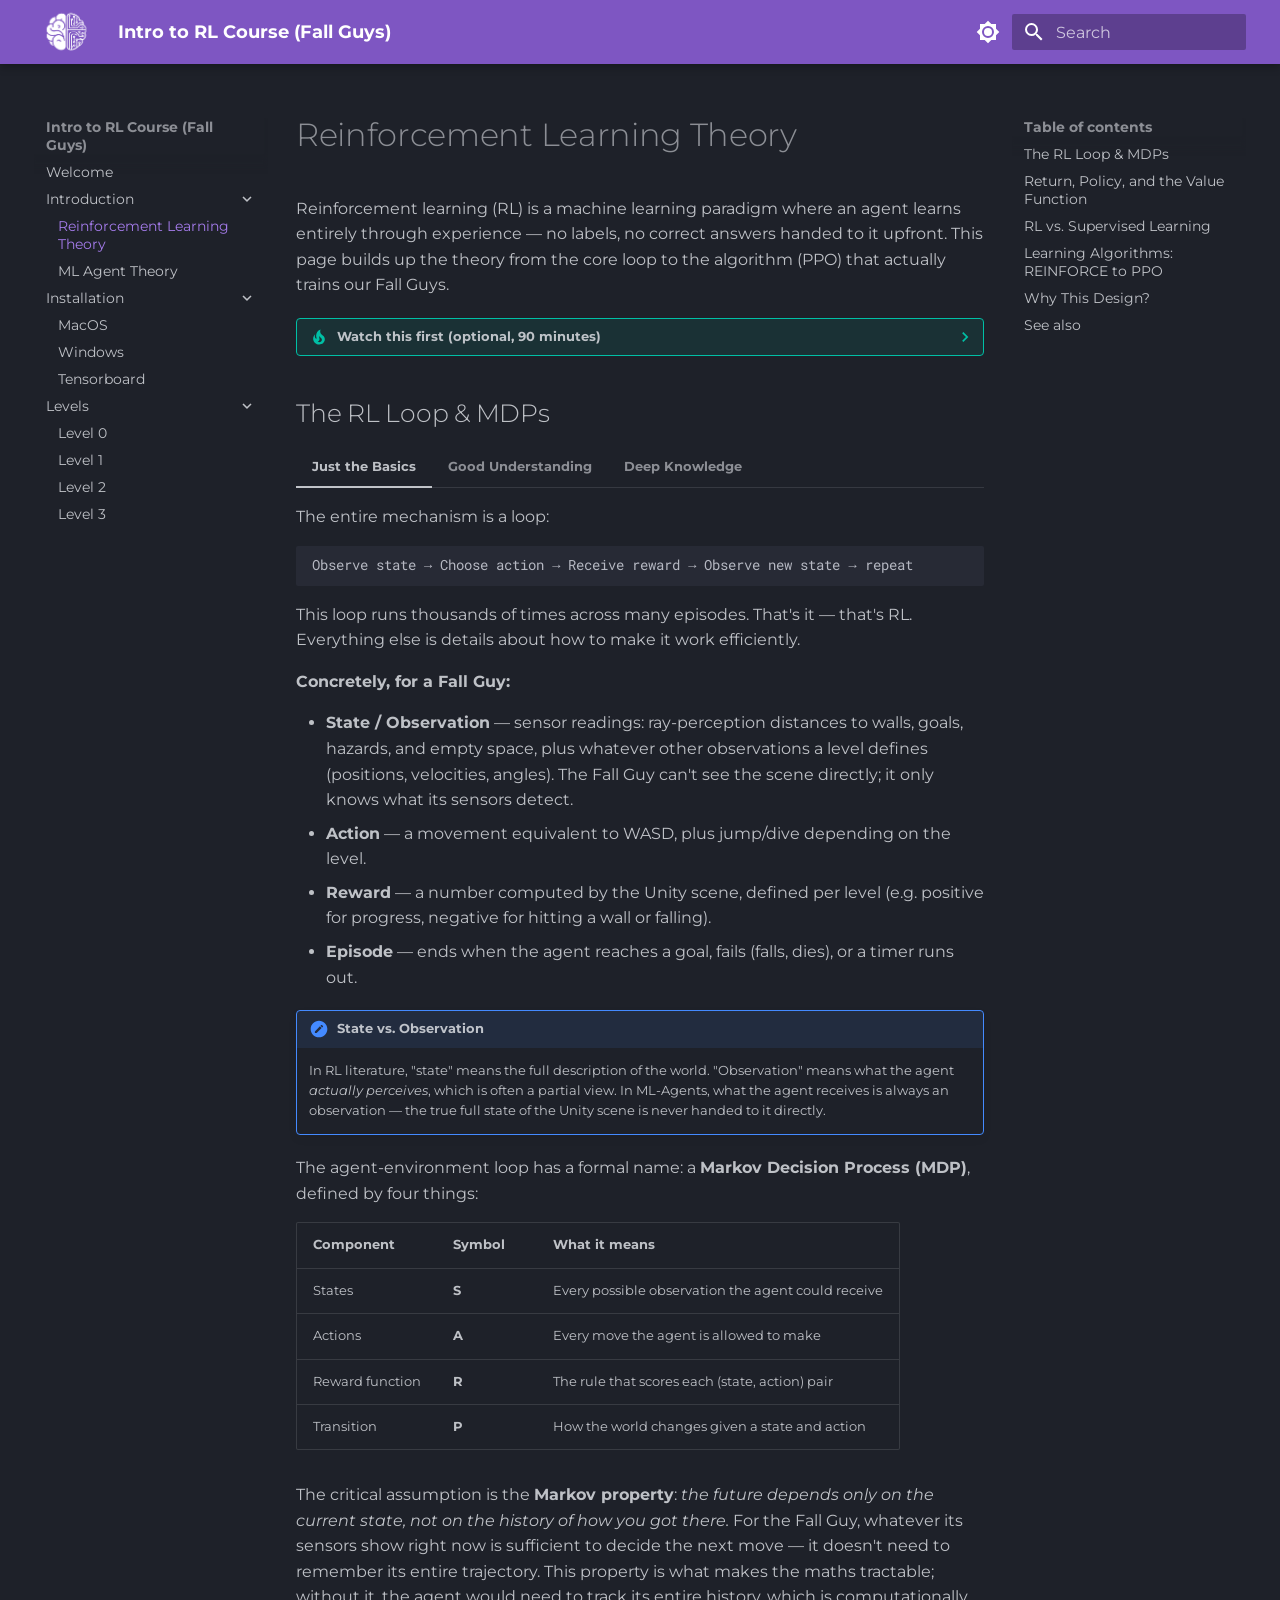
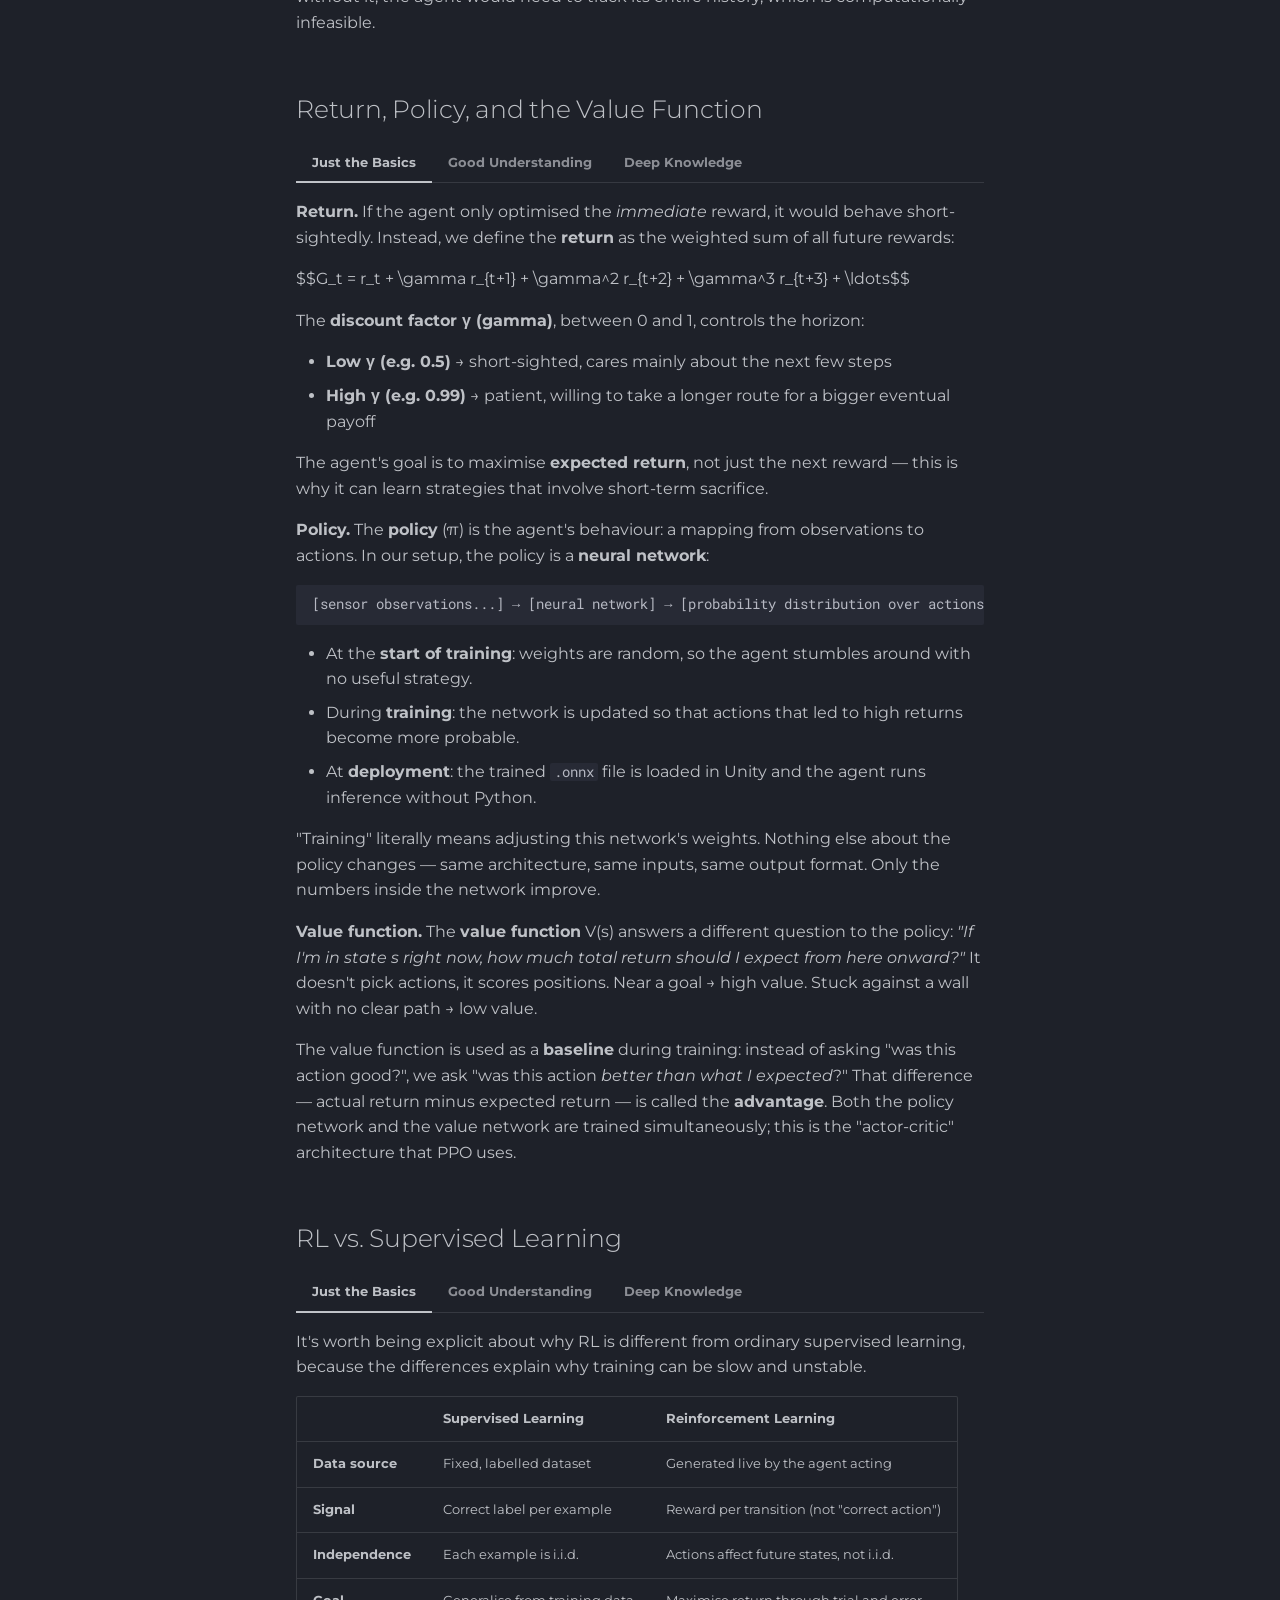
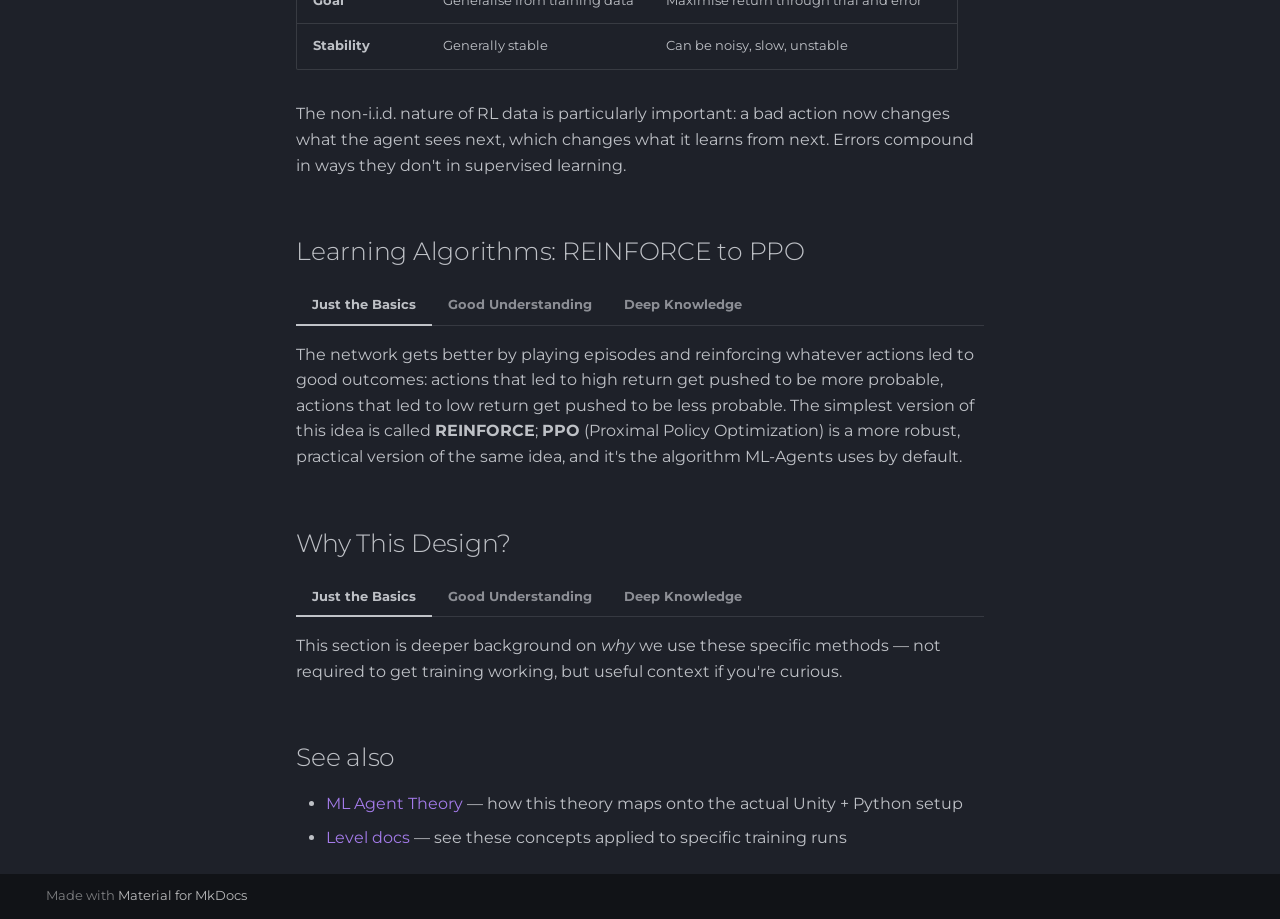
<file: introduction/rl-theory/index.html>
<!doctype html>
<html lang="en" class="no-js">
  <head>
    
      <meta charset="utf-8">
      <meta name="viewport" content="width=device-width,initial-scale=1">
      
      
      
        <link rel="canonical" href="https://sitename.example/introduction/rl-theory/">
      
      
        <link rel="prev" href="../..">
      
      
        <link rel="next" href="../ml-agent-theory/">
      
      
        
      
      
      <link rel="icon" href="../../assets/favicon.ico">
      <meta name="generator" content="mkdocs-1.6.1, mkdocs-material-9.7.6">
    
    
      
        <title>Reinforcement Learning Theory - Intro to RL Course (Fall Guys)</title>
      
    
    
      <link rel="stylesheet" href="../../assets/stylesheets/main.484c7ddc.min.css">
      
        
        <link rel="stylesheet" href="../../assets/stylesheets/palette.ab4e12ef.min.css">
      
      


    
    
      
    
    
      
        
        
        <link rel="preconnect" href="https://fonts.gstatic.com" crossorigin>
        <link rel="stylesheet" href="https://fonts.googleapis.com/css?family=Montserrat:300,300i,400,400i,700,700i%7CRoboto+Mono:400,400i,700,700i&display=fallback">
        <style>:root{--md-text-font:"Montserrat";--md-code-font:"Roboto Mono"}</style>
      
    
    
      <link rel="stylesheet" href="../../assets/custom.css">
    
    <script>__md_scope=new URL("../..",location),__md_hash=e=>[...e].reduce(((e,_)=>(e<<5)-e+_.charCodeAt(0)),0),__md_get=(e,_=localStorage,t=__md_scope)=>JSON.parse(_.getItem(t.pathname+"."+e)),__md_set=(e,_,t=localStorage,a=__md_scope)=>{try{t.setItem(a.pathname+"."+e,JSON.stringify(_))}catch(e){}}</script>
    
      

    
    
  </head>
  
  
    
    
      
    
    
    
    
    <body dir="ltr" data-md-color-scheme="slate" data-md-color-primary="deep-purple" data-md-color-accent="deep-purple">
  
    
    <input class="md-toggle" data-md-toggle="drawer" type="checkbox" id="__drawer" autocomplete="off">
    <input class="md-toggle" data-md-toggle="search" type="checkbox" id="__search" autocomplete="off">
    <label class="md-overlay" for="__drawer"></label>
    <div data-md-component="skip">
      
        
        <a href="#reinforcement-learning-theory" class="md-skip">
          Skip to content
        </a>
      
    </div>
    <div data-md-component="announce">
      
    </div>
    
    
      

  

<header class="md-header md-header--shadow" data-md-component="header">
  <nav class="md-header__inner md-grid" aria-label="Header">
    <a href="../.." title="Intro to RL Course (Fall Guys)" class="md-header__button md-logo" aria-label="Intro to RL Course (Fall Guys)" data-md-component="logo">
      
  <img src="../../assets/logo.png" alt="logo">

    </a>
    <label class="md-header__button md-icon" for="__drawer">
      
      <svg xmlns="http://www.w3.org/2000/svg" viewBox="0 0 24 24"><path d="M3 6h18v2H3zm0 5h18v2H3zm0 5h18v2H3z"/></svg>
    </label>
    <div class="md-header__title" data-md-component="header-title">
      <div class="md-header__ellipsis">
        <div class="md-header__topic">
          <span class="md-ellipsis">
            Intro to RL Course (Fall Guys)
          </span>
        </div>
        <div class="md-header__topic" data-md-component="header-topic">
          <span class="md-ellipsis">
            
              Reinforcement Learning Theory
            
          </span>
        </div>
      </div>
    </div>
    
      
        <form class="md-header__option" data-md-component="palette">
  
    
    
    
    <input class="md-option" data-md-color-media="" data-md-color-scheme="slate" data-md-color-primary="deep-purple" data-md-color-accent="deep-purple"  aria-label="Dark mode"  type="radio" name="__palette" id="__palette_0">
    
      <label class="md-header__button md-icon" title="Dark mode" for="__palette_1" hidden>
        <svg xmlns="http://www.w3.org/2000/svg" viewBox="0 0 24 24"><path d="M12 8a4 4 0 0 0-4 4 4 4 0 0 0 4 4 4 4 0 0 0 4-4 4 4 0 0 0-4-4m0 10a6 6 0 0 1-6-6 6 6 0 0 1 6-6 6 6 0 0 1 6 6 6 6 0 0 1-6 6m8-9.31V4h-4.69L12 .69 8.69 4H4v4.69L.69 12 4 15.31V20h4.69L12 23.31 15.31 20H20v-4.69L23.31 12z"/></svg>
      </label>
    
  
    
    
    
    <input class="md-option" data-md-color-media="" data-md-color-scheme="default" data-md-color-primary="deep-purple" data-md-color-accent="deep-purple"  aria-label="Light mode"  type="radio" name="__palette" id="__palette_1">
    
      <label class="md-header__button md-icon" title="Light mode" for="__palette_0" hidden>
        <svg xmlns="http://www.w3.org/2000/svg" viewBox="0 0 24 24"><path d="M12 18c-.89 0-1.74-.2-2.5-.55C11.56 16.5 13 14.42 13 12s-1.44-4.5-3.5-5.45C10.26 6.2 11.11 6 12 6a6 6 0 0 1 6 6 6 6 0 0 1-6 6m8-9.31V4h-4.69L12 .69 8.69 4H4v4.69L.69 12 4 15.31V20h4.69L12 23.31 15.31 20H20v-4.69L23.31 12z"/></svg>
      </label>
    
  
</form>
      
    
    
      <script>var palette=__md_get("__palette");if(palette&&palette.color){if("(prefers-color-scheme)"===palette.color.media){var media=matchMedia("(prefers-color-scheme: light)"),input=document.querySelector(media.matches?"[data-md-color-media='(prefers-color-scheme: light)']":"[data-md-color-media='(prefers-color-scheme: dark)']");palette.color.media=input.getAttribute("data-md-color-media"),palette.color.scheme=input.getAttribute("data-md-color-scheme"),palette.color.primary=input.getAttribute("data-md-color-primary"),palette.color.accent=input.getAttribute("data-md-color-accent")}for(var[key,value]of Object.entries(palette.color))document.body.setAttribute("data-md-color-"+key,value)}</script>
    
    
    
      
      
        <label class="md-header__button md-icon" for="__search">
          
          <svg xmlns="http://www.w3.org/2000/svg" viewBox="0 0 24 24"><path d="M9.5 3A6.5 6.5 0 0 1 16 9.5c0 1.61-.59 3.09-1.56 4.23l.27.27h.79l5 5-1.5 1.5-5-5v-.79l-.27-.27A6.52 6.52 0 0 1 9.5 16 6.5 6.5 0 0 1 3 9.5 6.5 6.5 0 0 1 9.5 3m0 2C7 5 5 7 5 9.5S7 14 9.5 14 14 12 14 9.5 12 5 9.5 5"/></svg>
        </label>
        <div class="md-search" data-md-component="search" role="dialog">
  <label class="md-search__overlay" for="__search"></label>
  <div class="md-search__inner" role="search">
    <form class="md-search__form" name="search">
      <input type="text" class="md-search__input" name="query" aria-label="Search" placeholder="Search" autocapitalize="off" autocorrect="off" autocomplete="off" spellcheck="false" data-md-component="search-query" required>
      <label class="md-search__icon md-icon" for="__search">
        
        <svg xmlns="http://www.w3.org/2000/svg" viewBox="0 0 24 24"><path d="M9.5 3A6.5 6.5 0 0 1 16 9.5c0 1.61-.59 3.09-1.56 4.23l.27.27h.79l5 5-1.5 1.5-5-5v-.79l-.27-.27A6.52 6.52 0 0 1 9.5 16 6.5 6.5 0 0 1 3 9.5 6.5 6.5 0 0 1 9.5 3m0 2C7 5 5 7 5 9.5S7 14 9.5 14 14 12 14 9.5 12 5 9.5 5"/></svg>
        
        <svg xmlns="http://www.w3.org/2000/svg" viewBox="0 0 24 24"><path d="M20 11v2H8l5.5 5.5-1.42 1.42L4.16 12l7.92-7.92L13.5 5.5 8 11z"/></svg>
      </label>
      <nav class="md-search__options" aria-label="Search">
        
        <button type="reset" class="md-search__icon md-icon" title="Clear" aria-label="Clear" tabindex="-1">
          
          <svg xmlns="http://www.w3.org/2000/svg" viewBox="0 0 24 24"><path d="M19 6.41 17.59 5 12 10.59 6.41 5 5 6.41 10.59 12 5 17.59 6.41 19 12 13.41 17.59 19 19 17.59 13.41 12z"/></svg>
        </button>
      </nav>
      
    </form>
    <div class="md-search__output">
      <div class="md-search__scrollwrap" tabindex="0" data-md-scrollfix>
        <div class="md-search-result" data-md-component="search-result">
          <div class="md-search-result__meta">
            Initializing search
          </div>
          <ol class="md-search-result__list" role="presentation"></ol>
        </div>
      </div>
    </div>
  </div>
</div>
      
    
    
  </nav>
  
</header>
    
    <div class="md-container" data-md-component="container">
      
      
        
          
        
      
      <main class="md-main" data-md-component="main">
        <div class="md-main__inner md-grid">
          
            
              
              <div class="md-sidebar md-sidebar--primary" data-md-component="sidebar" data-md-type="navigation" >
                <div class="md-sidebar__scrollwrap">
                  <div class="md-sidebar__inner">
                    



<nav class="md-nav md-nav--primary" aria-label="Navigation" data-md-level="0">
  <label class="md-nav__title" for="__drawer">
    <a href="../.." title="Intro to RL Course (Fall Guys)" class="md-nav__button md-logo" aria-label="Intro to RL Course (Fall Guys)" data-md-component="logo">
      
  <img src="../../assets/logo.png" alt="logo">

    </a>
    Intro to RL Course (Fall Guys)
  </label>
  
  <ul class="md-nav__list" data-md-scrollfix>
    
      
      
  
  
  
  
    <li class="md-nav__item">
      <a href="../.." class="md-nav__link">
        
  
  
  <span class="md-ellipsis">
    
  
    Welcome
  

    
  </span>
  
  

      </a>
    </li>
  

    
      
      
  
  
    
  
  
  
    
    
    
    
    
    <li class="md-nav__item md-nav__item--active md-nav__item--nested">
      
        
        
        <input class="md-nav__toggle md-toggle " type="checkbox" id="__nav_2" checked>
        
          
          <label class="md-nav__link" for="__nav_2" id="__nav_2_label" tabindex="0">
            
  
  
  <span class="md-ellipsis">
    
  
    Introduction
  

    
  </span>
  
  

            <span class="md-nav__icon md-icon"></span>
          </label>
        
        <nav class="md-nav" data-md-level="1" aria-labelledby="__nav_2_label" aria-expanded="true">
          <label class="md-nav__title" for="__nav_2">
            <span class="md-nav__icon md-icon"></span>
            
  
    Introduction
  

          </label>
          <ul class="md-nav__list" data-md-scrollfix>
            
              
                
  
  
    
  
  
  
    <li class="md-nav__item md-nav__item--active">
      
      <input class="md-nav__toggle md-toggle" type="checkbox" id="__toc">
      
      
        
      
      
        <label class="md-nav__link md-nav__link--active" for="__toc">
          
  
  
  <span class="md-ellipsis">
    
  
    Reinforcement Learning Theory
  

    
  </span>
  
  

          <span class="md-nav__icon md-icon"></span>
        </label>
      
      <a href="./" class="md-nav__link md-nav__link--active">
        
  
  
  <span class="md-ellipsis">
    
  
    Reinforcement Learning Theory
  

    
  </span>
  
  

      </a>
      
        

<nav class="md-nav md-nav--secondary" aria-label="Table of contents">
  
  
  
    
  
  
    <label class="md-nav__title" for="__toc">
      <span class="md-nav__icon md-icon"></span>
      Table of contents
    </label>
    <ul class="md-nav__list" data-md-component="toc" data-md-scrollfix>
      
        <li class="md-nav__item">
  <a href="#the-rl-loop-mdps" class="md-nav__link">
    <span class="md-ellipsis">
      
        The RL Loop &amp; MDPs
      
    </span>
  </a>
  
</li>
      
        <li class="md-nav__item">
  <a href="#return-policy-and-the-value-function" class="md-nav__link">
    <span class="md-ellipsis">
      
        Return, Policy, and the Value Function
      
    </span>
  </a>
  
</li>
      
        <li class="md-nav__item">
  <a href="#rl-vs-supervised-learning" class="md-nav__link">
    <span class="md-ellipsis">
      
        RL vs. Supervised Learning
      
    </span>
  </a>
  
</li>
      
        <li class="md-nav__item">
  <a href="#learning-algorithms-reinforce-to-ppo" class="md-nav__link">
    <span class="md-ellipsis">
      
        Learning Algorithms: REINFORCE to PPO
      
    </span>
  </a>
  
</li>
      
        <li class="md-nav__item">
  <a href="#why-this-design" class="md-nav__link">
    <span class="md-ellipsis">
      
        Why This Design?
      
    </span>
  </a>
  
</li>
      
        <li class="md-nav__item">
  <a href="#see-also" class="md-nav__link">
    <span class="md-ellipsis">
      
        See also
      
    </span>
  </a>
  
</li>
      
    </ul>
  
</nav>
      
    </li>
  

              
            
              
                
  
  
  
  
    <li class="md-nav__item">
      <a href="../ml-agent-theory/" class="md-nav__link">
        
  
  
  <span class="md-ellipsis">
    
  
    ML Agent Theory
  

    
  </span>
  
  

      </a>
    </li>
  

              
            
          </ul>
        </nav>
      
    </li>
  

    
      
      
  
  
  
  
    
    
    
    
    
    <li class="md-nav__item md-nav__item--nested">
      
        
        
          
        
        <input class="md-nav__toggle md-toggle md-toggle--indeterminate" type="checkbox" id="__nav_3" >
        
          
          <label class="md-nav__link" for="__nav_3" id="__nav_3_label" tabindex="0">
            
  
  
  <span class="md-ellipsis">
    
  
    Installation
  

    
  </span>
  
  

            <span class="md-nav__icon md-icon"></span>
          </label>
        
        <nav class="md-nav" data-md-level="1" aria-labelledby="__nav_3_label" aria-expanded="false">
          <label class="md-nav__title" for="__nav_3">
            <span class="md-nav__icon md-icon"></span>
            
  
    Installation
  

          </label>
          <ul class="md-nav__list" data-md-scrollfix>
            
              
                
  
  
  
  
    <li class="md-nav__item">
      <a href="../../installation/macos/" class="md-nav__link">
        
  
  
  <span class="md-ellipsis">
    
  
    MacOS
  

    
  </span>
  
  

      </a>
    </li>
  

              
            
              
                
  
  
  
  
    <li class="md-nav__item">
      <a href="../../installation/windows/" class="md-nav__link">
        
  
  
  <span class="md-ellipsis">
    
  
    Windows
  

    
  </span>
  
  

      </a>
    </li>
  

              
            
              
                
  
  
  
  
    <li class="md-nav__item">
      <a href="../../installation/tensorboard/" class="md-nav__link">
        
  
  
  <span class="md-ellipsis">
    
  
    Tensorboard
  

    
  </span>
  
  

      </a>
    </li>
  

              
            
          </ul>
        </nav>
      
    </li>
  

    
      
      
  
  
  
  
    
    
    
    
    
    <li class="md-nav__item md-nav__item--nested">
      
        
        
          
        
        <input class="md-nav__toggle md-toggle md-toggle--indeterminate" type="checkbox" id="__nav_4" >
        
          
          <label class="md-nav__link" for="__nav_4" id="__nav_4_label" tabindex="0">
            
  
  
  <span class="md-ellipsis">
    
  
    Levels
  

    
  </span>
  
  

            <span class="md-nav__icon md-icon"></span>
          </label>
        
        <nav class="md-nav" data-md-level="1" aria-labelledby="__nav_4_label" aria-expanded="false">
          <label class="md-nav__title" for="__nav_4">
            <span class="md-nav__icon md-icon"></span>
            
  
    Levels
  

          </label>
          <ul class="md-nav__list" data-md-scrollfix>
            
              
                
  
  
  
  
    <li class="md-nav__item">
      <a href="../../levels/level-0/" class="md-nav__link">
        
  
  
  <span class="md-ellipsis">
    
  
    Level 0
  

    
  </span>
  
  

      </a>
    </li>
  

              
            
              
                
  
  
  
  
    <li class="md-nav__item">
      <a href="../../levels/level-1/" class="md-nav__link">
        
  
  
  <span class="md-ellipsis">
    
  
    Level 1
  

    
  </span>
  
  

      </a>
    </li>
  

              
            
              
                
  
  
  
  
    <li class="md-nav__item">
      <a href="../../levels/level-2/" class="md-nav__link">
        
  
  
  <span class="md-ellipsis">
    
  
    Level 2
  

    
  </span>
  
  

      </a>
    </li>
  

              
            
              
                
  
  
  
  
    <li class="md-nav__item">
      <a href="../../levels/level-3/" class="md-nav__link">
        
  
  
  <span class="md-ellipsis">
    
  
    Level 3
  

    
  </span>
  
  

      </a>
    </li>
  

              
            
          </ul>
        </nav>
      
    </li>
  

    
  </ul>
</nav>
                  </div>
                </div>
              </div>
            
            
              
              <div class="md-sidebar md-sidebar--secondary" data-md-component="sidebar" data-md-type="toc" >
                <div class="md-sidebar__scrollwrap">
                  <div class="md-sidebar__inner">
                    

<nav class="md-nav md-nav--secondary" aria-label="Table of contents">
  
  
  
    
  
  
    <label class="md-nav__title" for="__toc">
      <span class="md-nav__icon md-icon"></span>
      Table of contents
    </label>
    <ul class="md-nav__list" data-md-component="toc" data-md-scrollfix>
      
        <li class="md-nav__item">
  <a href="#the-rl-loop-mdps" class="md-nav__link">
    <span class="md-ellipsis">
      
        The RL Loop &amp; MDPs
      
    </span>
  </a>
  
</li>
      
        <li class="md-nav__item">
  <a href="#return-policy-and-the-value-function" class="md-nav__link">
    <span class="md-ellipsis">
      
        Return, Policy, and the Value Function
      
    </span>
  </a>
  
</li>
      
        <li class="md-nav__item">
  <a href="#rl-vs-supervised-learning" class="md-nav__link">
    <span class="md-ellipsis">
      
        RL vs. Supervised Learning
      
    </span>
  </a>
  
</li>
      
        <li class="md-nav__item">
  <a href="#learning-algorithms-reinforce-to-ppo" class="md-nav__link">
    <span class="md-ellipsis">
      
        Learning Algorithms: REINFORCE to PPO
      
    </span>
  </a>
  
</li>
      
        <li class="md-nav__item">
  <a href="#why-this-design" class="md-nav__link">
    <span class="md-ellipsis">
      
        Why This Design?
      
    </span>
  </a>
  
</li>
      
        <li class="md-nav__item">
  <a href="#see-also" class="md-nav__link">
    <span class="md-ellipsis">
      
        See also
      
    </span>
  </a>
  
</li>
      
    </ul>
  
</nav>
                  </div>
                </div>
              </div>
            
          
          
            <div class="md-content" data-md-component="content">
              
              <article class="md-content__inner md-typeset">
                
                  



<h1 id="reinforcement-learning-theory">Reinforcement Learning Theory</h1>
<p>Reinforcement learning (RL) is a machine learning paradigm where an agent learns entirely through experience — no labels, no correct answers handed to it upfront. This page builds up the theory from the core loop to the algorithm (PPO) that actually trains our Fall Guys.</p>
<details class="tip">
<summary>Watch this first (optional, 90 minutes)</summary>
<p>This video is one of the fastest, most complete overviews of reinforcement learning available. It covers everything from the basic loop through MDPs, value functions, policy gradients, and PPO.</p>
<p><div class="video-embed" markdown>
<iframe width="100%" style="aspect-ratio:16/9;border:none;border-radius:8px;" src="https://www.youtube.com/embed/VnpRp7ZglfA" title="The FASTEST introduction to Reinforcement Learning on the internet — Gonkee" loading="lazy" allowfullscreen></iframe>
</div></p>
<p><strong>Recommended timestamps:</strong></p>
<table>
<thead>
<tr>
<th>Timestamp</th>
<th>Section</th>
</tr>
</thead>
<tbody>
<tr>
<td><a href="https://youtu.be/VnpRp7ZglfA?t=267">4:27</a></td>
<td>Markov Decision Processes</td>
</tr>
<tr>
<td><a href="https://youtu.be/VnpRp7ZglfA?t=997">16:37</a></td>
<td>Grid Example + Monte Carlo</td>
</tr>
<tr>
<td><a href="https://youtu.be/VnpRp7ZglfA?t=2182">36:22</a></td>
<td>Temporal Difference</td>
</tr>
<tr>
<td><a href="https://youtu.be/VnpRp7ZglfA?t=3054">50:54</a></td>
<td>Deep Q-Networks</td>
</tr>
<tr>
<td><a href="https://youtu.be/VnpRp7ZglfA?t=3525">58:45</a></td>
<td>Policy Gradients (REINFORCE → PPO)</td>
</tr>
<tr>
<td><a href="https://youtu.be/VnpRp7ZglfA?t=4824">1:20:24</a></td>
<td>Limitations &amp; Future Directions</td>
</tr>
</tbody>
</table>
<p>If you're short on time, watch <strong>4:27 → ~35:00</strong> (MDPs and the core loop) and <strong>58:45 → end of that chapter</strong> (policy gradients). That's the mathematical foundation of everything we're doing.</p>
</details>
<h2 id="the-rl-loop-mdps">The RL Loop &amp; MDPs</h2>
<div class="tabbed-set tabbed-alternate" data-tabs="1:3"><input checked="checked" id="__tabbed_1_1" name="__tabbed_1" type="radio" /><input id="__tabbed_1_2" name="__tabbed_1" type="radio" /><input id="__tabbed_1_3" name="__tabbed_1" type="radio" /><div class="tabbed-labels"><label for="__tabbed_1_1">Just the Basics</label><label for="__tabbed_1_2">Good Understanding</label><label for="__tabbed_1_3">Deep Knowledge</label></div>
<div class="tabbed-content">
<div class="tabbed-block">
<p>The entire mechanism is a loop:</p>
<div class="language-text highlight"><pre><span></span><code><span id="__span-0-1"><a id="__codelineno-0-1" name="__codelineno-0-1" href="#__codelineno-0-1"></a>Observe state → Choose action → Receive reward → Observe new state → repeat
</span></code></pre></div>
<p>This loop runs thousands of times across many episodes. That's it — that's RL. Everything else is details about how to make it work efficiently.</p>
<p><strong>Concretely, for a Fall Guy:</strong></p>
<ul>
<li><strong>State / Observation</strong> — sensor readings: ray-perception distances to walls, goals, hazards, and empty space, plus whatever other observations a level defines (positions, velocities, angles). The Fall Guy can't see the scene directly; it only knows what its sensors detect.</li>
<li><strong>Action</strong> — a movement equivalent to WASD, plus jump/dive depending on the level.</li>
<li><strong>Reward</strong> — a number computed by the Unity scene, defined per level (e.g. positive for progress, negative for hitting a wall or falling).</li>
<li><strong>Episode</strong> — ends when the agent reaches a goal, fails (falls, dies), or a timer runs out.</li>
</ul>
<div class="admonition note">
<p class="admonition-title">State vs. Observation</p>
<p>In RL literature, "state" means the full description of the world. "Observation" means what the agent <em>actually perceives</em>, which is often a partial view. In ML-Agents, what the agent receives is always an observation — the true full state of the Unity scene is never handed to it directly.</p>
</div>
<p>The agent-environment loop has a formal name: a <strong>Markov Decision Process (MDP)</strong>, defined by four things:</p>
<table>
<thead>
<tr>
<th>Component</th>
<th>Symbol</th>
<th>What it means</th>
</tr>
</thead>
<tbody>
<tr>
<td>States</td>
<td><strong>S</strong></td>
<td>Every possible observation the agent could receive</td>
</tr>
<tr>
<td>Actions</td>
<td><strong>A</strong></td>
<td>Every move the agent is allowed to make</td>
</tr>
<tr>
<td>Reward function</td>
<td><strong>R</strong></td>
<td>The rule that scores each (state, action) pair</td>
</tr>
<tr>
<td>Transition</td>
<td><strong>P</strong></td>
<td>How the world changes given a state and action</td>
</tr>
</tbody>
</table>
<p>The critical assumption is the <strong>Markov property</strong>: <em>the future depends only on the current state, not on the history of how you got there.</em> For the Fall Guy, whatever its sensors show right now is sufficient to decide the next move — it doesn't need to remember its entire trajectory. This property is what makes the maths tractable; without it, the agent would need to track its entire history, which is computationally infeasible.</p>
</div>
<div class="tabbed-block">
<p>This section is foundational — the mechanics of <em>how</em> the policy actually improves from this loop are covered in <a href="#learning-algorithms-reinforce-to-ppo">Learning Algorithms</a> below.</p>
</div>
<div class="tabbed-block">
<p>The Markov assumption is what makes the bootstrapped TD update in <a href="#learning-algorithms-reinforce-to-ppo">Learning Algorithms</a> valid — see that section's Deep Knowledge tab for the mechanics of temporal difference learning, which directly exploits this property.</p>
</div>
</div>
</div>
<h2 id="return-policy-and-the-value-function">Return, Policy, and the Value Function</h2>
<div class="tabbed-set tabbed-alternate" data-tabs="2:3"><input checked="checked" id="__tabbed_2_1" name="__tabbed_2" type="radio" /><input id="__tabbed_2_2" name="__tabbed_2" type="radio" /><input id="__tabbed_2_3" name="__tabbed_2" type="radio" /><div class="tabbed-labels"><label for="__tabbed_2_1">Just the Basics</label><label for="__tabbed_2_2">Good Understanding</label><label for="__tabbed_2_3">Deep Knowledge</label></div>
<div class="tabbed-content">
<div class="tabbed-block">
<p><strong>Return.</strong> If the agent only optimised the <em>immediate</em> reward, it would behave short-sightedly. Instead, we define the <strong>return</strong> as the weighted sum of all future rewards:</p>
<p>$$G_t = r_t + \gamma r_{t+1} + \gamma^2 r_{t+2} + \gamma^3 r_{t+3} + \ldots$$</p>
<p>The <strong>discount factor γ (gamma)</strong>, between 0 and 1, controls the horizon:</p>
<ul>
<li><strong>Low γ (e.g. 0.5)</strong> → short-sighted, cares mainly about the next few steps</li>
<li><strong>High γ (e.g. 0.99)</strong> → patient, willing to take a longer route for a bigger eventual payoff</li>
</ul>
<p>The agent's goal is to maximise <strong>expected return</strong>, not just the next reward — this is why it can learn strategies that involve short-term sacrifice.</p>
<p><strong>Policy.</strong> The <strong>policy</strong> (π) is the agent's behaviour: a mapping from observations to actions. In our setup, the policy is a <strong>neural network</strong>:</p>
<div class="language-text highlight"><pre><span></span><code><span id="__span-1-1"><a id="__codelineno-1-1" name="__codelineno-1-1" href="#__codelineno-1-1"></a>[sensor observations...] → [neural network] → [probability distribution over actions]
</span></code></pre></div>
<ul>
<li>At the <strong>start of training</strong>: weights are random, so the agent stumbles around with no useful strategy.</li>
<li>During <strong>training</strong>: the network is updated so that actions that led to high returns become more probable.</li>
<li>At <strong>deployment</strong>: the trained <code>.onnx</code> file is loaded in Unity and the agent runs inference without Python.</li>
</ul>
<p>"Training" literally means adjusting this network's weights. Nothing else about the policy changes — same architecture, same inputs, same output format. Only the numbers inside the network improve.</p>
<p><strong>Value function.</strong> The <strong>value function</strong> V(s) answers a different question to the policy: <em>"If I'm in state s right now, how much total return should I expect from here onward?"</em> It doesn't pick actions, it scores positions. Near a goal → high value. Stuck against a wall with no clear path → low value.</p>
<p>The value function is used as a <strong>baseline</strong> during training: instead of asking "was this action good?", we ask "was this action <em>better than what I expected</em>?" That difference — actual return minus expected return — is called the <strong>advantage</strong>. Both the policy network and the value network are trained simultaneously; this is the "actor-critic" architecture that PPO uses.</p>
</div>
<div class="tabbed-block">
<p>See <a href="#learning-algorithms-reinforce-to-ppo">Learning Algorithms</a> below for how return, policy, and value function combine into PPO's actual training update (the advantage is what PPO trains on).</p>
</div>
<div class="tabbed-block">
<p>See <a href="#learning-algorithms-reinforce-to-ppo">Learning Algorithms</a>'s Deep Knowledge tab for how the value function is updated via temporal difference learning, and <a href="#why-this-design">Why This Design?</a> for the neuroscience connection between the value function's TD error and dopamine signalling.</p>
</div>
</div>
</div>
<h2 id="rl-vs-supervised-learning">RL vs. Supervised Learning</h2>
<div class="tabbed-set tabbed-alternate" data-tabs="3:3"><input checked="checked" id="__tabbed_3_1" name="__tabbed_3" type="radio" /><input id="__tabbed_3_2" name="__tabbed_3" type="radio" /><input id="__tabbed_3_3" name="__tabbed_3" type="radio" /><div class="tabbed-labels"><label for="__tabbed_3_1">Just the Basics</label><label for="__tabbed_3_2">Good Understanding</label><label for="__tabbed_3_3">Deep Knowledge</label></div>
<div class="tabbed-content">
<div class="tabbed-block">
<p>It's worth being explicit about why RL is different from ordinary supervised learning, because the differences explain why training can be slow and unstable.</p>
<table>
<thead>
<tr>
<th></th>
<th>Supervised Learning</th>
<th>Reinforcement Learning</th>
</tr>
</thead>
<tbody>
<tr>
<td><strong>Data source</strong></td>
<td>Fixed, labelled dataset</td>
<td>Generated live by the agent acting</td>
</tr>
<tr>
<td><strong>Signal</strong></td>
<td>Correct label per example</td>
<td>Reward per transition (not "correct action")</td>
</tr>
<tr>
<td><strong>Independence</strong></td>
<td>Each example is i.i.d.</td>
<td>Actions affect future states, not i.i.d.</td>
</tr>
<tr>
<td><strong>Goal</strong></td>
<td>Generalise from training data</td>
<td>Maximise return through trial and error</td>
</tr>
<tr>
<td><strong>Stability</strong></td>
<td>Generally stable</td>
<td>Can be noisy, slow, unstable</td>
</tr>
</tbody>
</table>
<p>The non-i.i.d. nature of RL data is particularly important: a bad action now changes what the agent sees next, which changes what it learns from next. Errors compound in ways they don't in supervised learning.</p>
</div>
<div class="tabbed-block">
<p>No additional depth needed here — this comparison is foundational context, not something that gets more technical at a deeper tier.</p>
</div>
<div class="tabbed-block">
<p>No additional depth needed here.</p>
</div>
</div>
</div>
<h2 id="learning-algorithms-reinforce-to-ppo">Learning Algorithms: REINFORCE to PPO</h2>
<div class="tabbed-set tabbed-alternate" data-tabs="4:3"><input checked="checked" id="__tabbed_4_1" name="__tabbed_4" type="radio" /><input id="__tabbed_4_2" name="__tabbed_4" type="radio" /><input id="__tabbed_4_3" name="__tabbed_4" type="radio" /><div class="tabbed-labels"><label for="__tabbed_4_1">Just the Basics</label><label for="__tabbed_4_2">Good Understanding</label><label for="__tabbed_4_3">Deep Knowledge</label></div>
<div class="tabbed-content">
<div class="tabbed-block">
<p>The network gets better by playing episodes and reinforcing whatever actions led to good outcomes: actions that led to high return get pushed to be more probable, actions that led to low return get pushed to be less probable. The simplest version of this idea is called <strong>REINFORCE</strong>; <strong>PPO</strong> (Proximal Policy Optimization) is a more robust, practical version of the same idea, and it's the algorithm ML-Agents uses by default.</p>
</div>
<div class="tabbed-block">
<p><strong>REINFORCE — where the loss comes from.</strong> REINFORCE is the simplest policy gradient algorithm, and understanding it explains where the "loss function" in RL even comes from — because unlike supervised learning, it's not obvious.</p>
<ol>
<li><strong>Play an episode</strong> — run the current policy, recording every (state, action, reward) tuple.</li>
<li><strong>Compute returns</strong> — for each action taken, calculate the discounted return that followed it.</li>
<li><strong>Weight by return</strong> — if the return was high, the gradient update should push <em>that action's probability up</em>; if low, push it down.</li>
<li><strong>Gradient step</strong> — backpropagate through the network exactly like supervised learning, but the "target signal" comes from the return, not a label.</li>
</ol>
<p>The loss is constructed as:</p>
<p>$$\mathcal{L} = -\log \pi(a | s) \cdot G_t$$</p>
<p>The network's log-probability of the action it took, multiplied by the return that followed. Minimising this loss pushes the network to assign higher probability to high-return actions — no labels, the correctness signal is just whatever return actually happened. This makes REINFORCE a <strong>policy gradient method</strong>: we're taking a gradient step directly on the policy, not on a value function.</p>
<p><strong>PPO vs. REINFORCE.</strong> REINFORCE works in principle but is too unstable for harder tasks. PPO fixes the key practical problems:</p>
<table>
<thead>
<tr>
<th>Problem with REINFORCE</th>
<th>PPO's fix</th>
</tr>
</thead>
<tbody>
<tr>
<td>Must wait for a full episode before any update</td>
<td>Uses short <strong>rollouts</strong> (<code>time_horizon</code>), not full episodes</td>
</tr>
<tr>
<td>Raw returns are very noisy</td>
<td>Uses the <strong>value function as a baseline</strong> (advantage instead of raw return)</td>
</tr>
<tr>
<td>One lucky/unlucky episode can cause a huge, destabilising update</td>
<td><strong>Clips the update</strong> (<code>epsilon</code>) — policy can't change too much in one step</td>
</tr>
<tr>
<td>Each batch used for exactly one gradient step</td>
<td><strong>Reuses</strong> each buffer for <code>num_epoch</code> passes — more efficient</td>
</tr>
</tbody>
</table>
<p>"Proximal" means "nearby/close to" — the new policy stays close to the old one, and the clip is the mechanism that enforces this. This is why PPO is the default trainer in ML-Agents: it's REINFORCE, made robust enough to work on real environments.</p>
<p><strong>On-policy vs. off-policy.</strong> This is a fundamental axis RL algorithms sit on. <strong>On-policy</strong> (REINFORCE, PPO): you can only learn from data collected by the <em>current</em> policy — the moment the policy updates, old data is stale and gets discarded. <strong>Off-policy</strong> (DQN, SAC): you store experiences in a <strong>replay buffer</strong> and can reuse them across many updates, even if they were collected by an older policy — more sample-efficient, but updates can be less stable. PPO is on-policy: every time the policy updates, the previous rollout data is gone. ML-Agents also supports SAC (off-policy, <code>trainer_type: sac</code>) but PPO is the default.</p>
<p><strong>The full training loop, end to end:</strong></p>
<div class="language-text highlight"><pre><span></span><code><span id="__span-2-1"><a id="__codelineno-2-1" name="__codelineno-2-1" href="#__codelineno-2-1"></a>┌─────────────────────────────────────────────────────────────┐
</span><span id="__span-2-2"><a id="__codelineno-2-2" name="__codelineno-2-2" href="#__codelineno-2-2"></a>│  1. INITIALISE — network weights are random                 │
</span><span id="__span-2-3"><a id="__codelineno-2-3" name="__codelineno-2-3" href="#__codelineno-2-3"></a>│                                                             │
</span><span id="__span-2-4"><a id="__codelineno-2-4" name="__codelineno-2-4" href="#__codelineno-2-4"></a>│  2. COLLECT ROLLOUT                                         │
</span><span id="__span-2-5"><a id="__codelineno-2-5" name="__codelineno-2-5" href="#__codelineno-2-5"></a>│     Unity runs the current policy until buffer_size         │
</span><span id="__span-2-6"><a id="__codelineno-2-6" name="__codelineno-2-6" href="#__codelineno-2-6"></a>│     experiences are gathered                                │
</span><span id="__span-2-7"><a id="__codelineno-2-7" name="__codelineno-2-7" href="#__codelineno-2-7"></a>│                                                             │
</span><span id="__span-2-8"><a id="__codelineno-2-8" name="__codelineno-2-8" href="#__codelineno-2-8"></a>│  3. COMPUTE ADVANTAGE                                       │
</span><span id="__span-2-9"><a id="__codelineno-2-9" name="__codelineno-2-9" href="#__codelineno-2-9"></a>│     Python: for each step, actual return minus              │
</span><span id="__span-2-10"><a id="__codelineno-2-10" name="__codelineno-2-10" href="#__codelineno-2-10"></a>│     value function estimate (GAE, controlled by lambda)     │
</span><span id="__span-2-11"><a id="__codelineno-2-11" name="__codelineno-2-11" href="#__codelineno-2-11"></a>│                                                             │
</span><span id="__span-2-12"><a id="__codelineno-2-12" name="__codelineno-2-12" href="#__codelineno-2-12"></a>│  4. UPDATE NETWORKS                                         │
</span><span id="__span-2-13"><a id="__codelineno-2-13" name="__codelineno-2-13" href="#__codelineno-2-13"></a>│     Python: num_epoch passes of gradient descent            │
</span><span id="__span-2-14"><a id="__codelineno-2-14" name="__codelineno-2-14" href="#__codelineno-2-14"></a>│     over buffer in batch_size chunks, clipped by epsilon    │
</span><span id="__span-2-15"><a id="__codelineno-2-15" name="__codelineno-2-15" href="#__codelineno-2-15"></a>│                                                             │
</span><span id="__span-2-16"><a id="__codelineno-2-16" name="__codelineno-2-16" href="#__codelineno-2-16"></a>│  5. DISCARD (on-policy!) → go back to 2                     │
</span><span id="__span-2-17"><a id="__codelineno-2-17" name="__codelineno-2-17" href="#__codelineno-2-17"></a>│                                                             │
</span><span id="__span-2-18"><a id="__codelineno-2-18" name="__codelineno-2-18" href="#__codelineno-2-18"></a>│  6. REPEAT until max_steps or target reward                 │
</span><span id="__span-2-19"><a id="__codelineno-2-19" name="__codelineno-2-19" href="#__codelineno-2-19"></a>└─────────────────────────────────────────────────────────────┘
</span></code></pre></div>
<p>Steps 2–5 repeat continuously. Steps 2 and 3 happen in Unity and Python respectively; step 4 is entirely Python. The connection between them is a live gRPC socket (see <a href="../ml-agent-theory/#two-programs-one-training-run">Two Programs, One Training Run</a>).</p>
</div>
<div class="tabbed-block">
<p><strong>Temporal difference (TD) learning</strong> is how the value function gets updated without waiting for the end of an episode. Instead of using the true return (which requires seeing the whole future), it uses a <strong>bootstrapped estimate</strong>:</p>
<p>$$V(s_t) \leftarrow V(s_t) + \alpha [r_{t+1} + \gamma V(s_{t+1}) - V(s_t)]$$</p>
<p>The term in brackets — actual reward plus discounted next-value minus current-value estimate — is the TD error, and it's also closely related to the advantage in PPO. λ (lambda) in your yaml controls how far this bootstrapping looks ahead via Generalised Advantage Estimation (GAE).</p>
<p><strong>Monte Carlo vs. TD.</strong> Monte Carlo methods wait for the end of the episode and use the true return — unbiased but high-variance. TD methods use bootstrapped estimates — biased, but lower variance, and they can update online without waiting for episode completion. PPO uses a TD-based advantage estimate, not Monte Carlo.</p>
</div>
</div>
</div>
<h2 id="why-this-design">Why This Design?</h2>
<div class="tabbed-set tabbed-alternate" data-tabs="5:3"><input checked="checked" id="__tabbed_5_1" name="__tabbed_5" type="radio" /><input id="__tabbed_5_2" name="__tabbed_5" type="radio" /><input id="__tabbed_5_3" name="__tabbed_5" type="radio" /><div class="tabbed-labels"><label for="__tabbed_5_1">Just the Basics</label><label for="__tabbed_5_2">Good Understanding</label><label for="__tabbed_5_3">Deep Knowledge</label></div>
<div class="tabbed-content">
<div class="tabbed-block">
<p>This section is deeper background on <em>why</em> we use these specific methods — not required to get training working, but useful context if you're curious.</p>
</div>
<div class="tabbed-block">
<p>See the Deep Knowledge tab for the full rationale — it's more theory-heavy than the "Good Understanding" tier elsewhere on this page, so it's kept together rather than split.</p>
</div>
<div class="tabbed-block">
<p><strong>Why policy-based methods for this project?</strong> There's a whole other family of RL algorithms — <strong>value-based methods</strong> like DQN — that never directly learn a policy. They learn a Q-function (Q(s, a) = expected return of taking action a in state s) and derive actions by taking the max. We use <strong>policy-based methods (PPO)</strong> for a few specific reasons:</p>
<ul>
<li><strong>Action space</strong>: our actions behave like continuous control (combined movement directions, not a small fixed menu). Policy methods naturally output a probability distribution; value methods need to take a discrete max over all actions, which becomes awkward with continuous or large action spaces.</li>
<li><strong>Direct optimisation</strong>: policy gradient methods improve the behaviour itself, step by step. Value methods improve the Q-function and hope the right behaviour falls out indirectly.</li>
<li><strong>Smoother updates</strong>: because the policy is a smooth probability distribution, small parameter changes produce small behaviour changes — important for a physical walking agent where erratic jumps in behaviour are costly.</li>
</ul>
<p><strong>Neuroscience connection.</strong> The temporal difference error has a fascinating neuroscience connection: it closely mirrors the behaviour of <strong>dopamine neurons</strong> in primate brains during reward learning experiments (covered at <a href="https://youtu.be/VnpRp7ZglfA?t=4326">1:12:06</a> in the video above if you're interested). It's a compelling argument that RL might actually describe how biological agents learn.</p>
</div>
</div>
</div>
<h2 id="see-also">See also</h2>
<ul>
<li><a href="../ml-agent-theory/">ML Agent Theory</a> — how this theory maps onto the actual Unity + Python setup</li>
<li><a href="../../levels/level-1/">Level docs</a> — see these concepts applied to specific training runs</li>
</ul>












                
              </article>
            </div>
          
          
<script>var target=document.getElementById(location.hash.slice(1));target&&target.name&&(target.checked=target.name.startsWith("__tabbed_"))</script>
        </div>
        
          <button type="button" class="md-top md-icon" data-md-component="top" hidden>
  
  <svg xmlns="http://www.w3.org/2000/svg" viewBox="0 0 24 24"><path d="M13 20h-2V8l-5.5 5.5-1.42-1.42L12 4.16l7.92 7.92-1.42 1.42L13 8z"/></svg>
  Back to top
</button>
        
      </main>
      
        <footer class="md-footer">
  
  <div class="md-footer-meta md-typeset">
    <div class="md-footer-meta__inner md-grid">
      <div class="md-copyright">
  
  
    Made with
    <a href="https://squidfunk.github.io/mkdocs-material/" target="_blank" rel="noopener">
      Material for MkDocs
    </a>
  
</div>
      
    </div>
  </div>
</footer>
      
    </div>
    <div class="md-dialog" data-md-component="dialog">
      <div class="md-dialog__inner md-typeset"></div>
    </div>
    
    
    
      
      
      <script id="__config" type="application/json">{"annotate": null, "base": "../..", "features": ["navigation.expand", "toc.follow", "navigation.top"], "search": "../../assets/javascripts/workers/search.2c215733.min.js", "tags": null, "translations": {"clipboard.copied": "Copied to clipboard", "clipboard.copy": "Copy to clipboard", "search.result.more.one": "1 more on this page", "search.result.more.other": "# more on this page", "search.result.none": "No matching documents", "search.result.one": "1 matching document", "search.result.other": "# matching documents", "search.result.placeholder": "Type to start searching", "search.result.term.missing": "Missing", "select.version": "Select version"}, "version": null}</script>
    
    
      <script src="../../assets/javascripts/bundle.79ae519e.min.js"></script>
      
    
  </body>
</html>
</file>
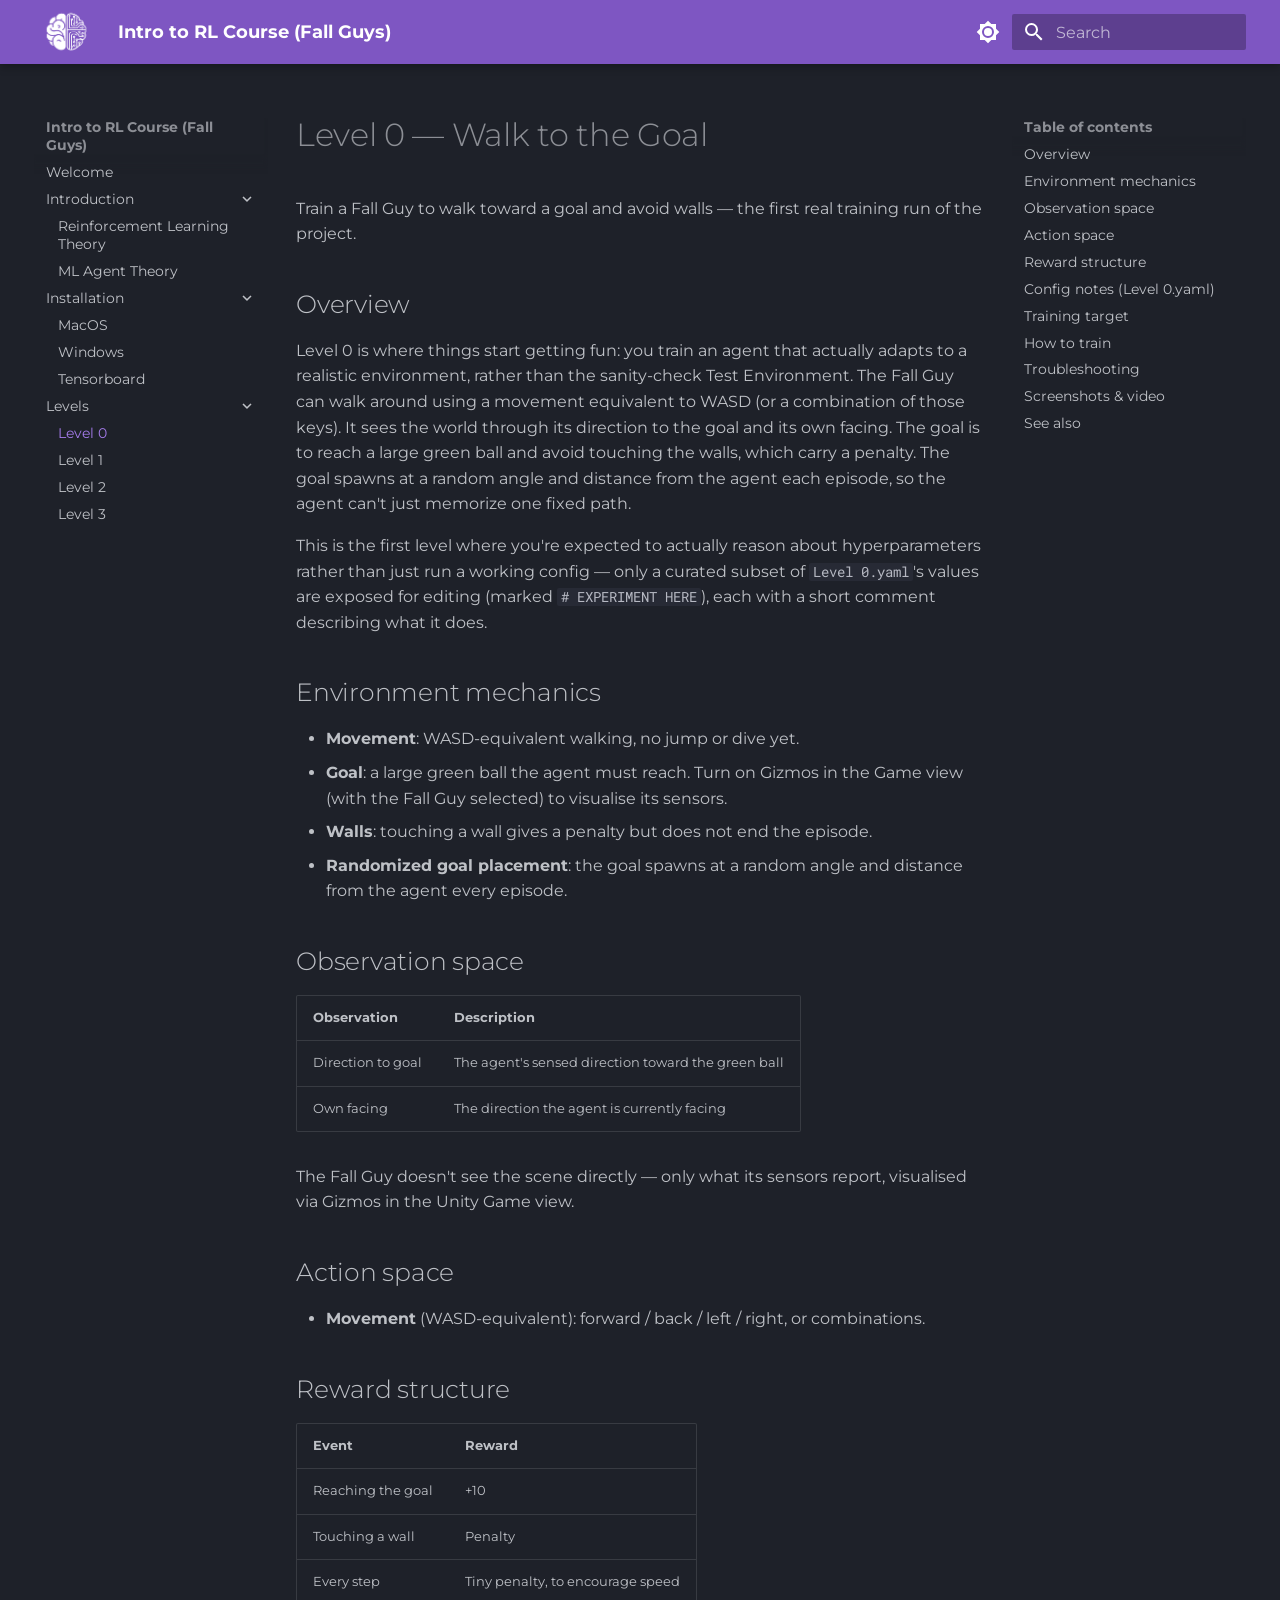
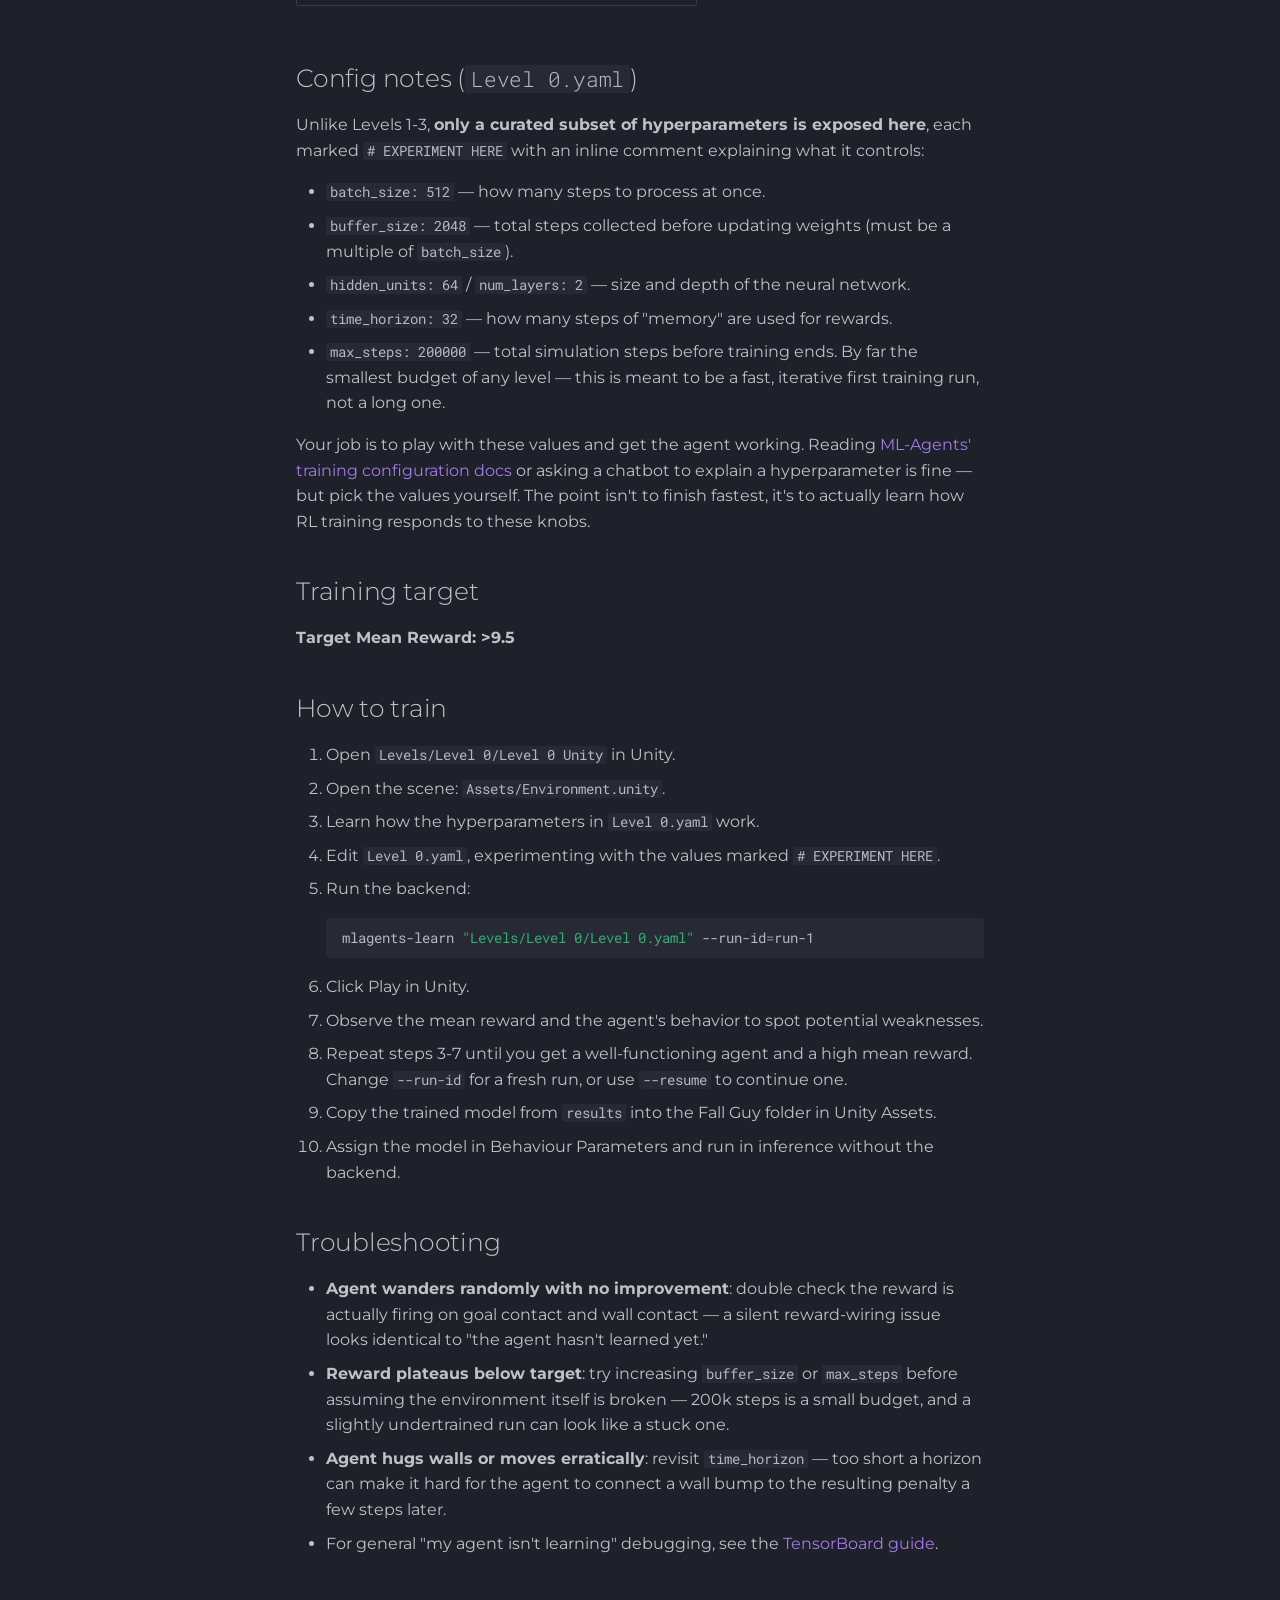
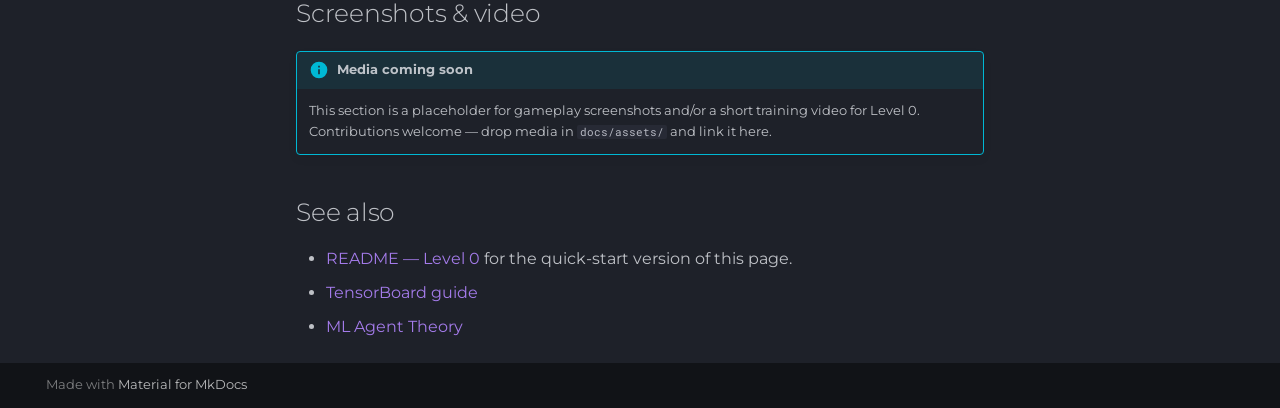
<file: levels/level-0/index.html>
<!doctype html>
<html lang="en" class="no-js">
  <head>
    
      <meta charset="utf-8">
      <meta name="viewport" content="width=device-width,initial-scale=1">
      
      
      
        <link rel="canonical" href="https://sitename.example/levels/level-0/">
      
      
        <link rel="prev" href="../../installation/tensorboard/">
      
      
        <link rel="next" href="../level-1/">
      
      
        
      
      
      <link rel="icon" href="../../assets/favicon.ico">
      <meta name="generator" content="mkdocs-1.6.1, mkdocs-material-9.7.6">
    
    
      
        <title>Level 0 - Intro to RL Course (Fall Guys)</title>
      
    
    
      <link rel="stylesheet" href="../../assets/stylesheets/main.484c7ddc.min.css">
      
        
        <link rel="stylesheet" href="../../assets/stylesheets/palette.ab4e12ef.min.css">
      
      


    
    
      
    
    
      
        
        
        <link rel="preconnect" href="https://fonts.gstatic.com" crossorigin>
        <link rel="stylesheet" href="https://fonts.googleapis.com/css?family=Montserrat:300,300i,400,400i,700,700i%7CRoboto+Mono:400,400i,700,700i&display=fallback">
        <style>:root{--md-text-font:"Montserrat";--md-code-font:"Roboto Mono"}</style>
      
    
    
      <link rel="stylesheet" href="../../assets/custom.css">
    
    <script>__md_scope=new URL("../..",location),__md_hash=e=>[...e].reduce(((e,_)=>(e<<5)-e+_.charCodeAt(0)),0),__md_get=(e,_=localStorage,t=__md_scope)=>JSON.parse(_.getItem(t.pathname+"."+e)),__md_set=(e,_,t=localStorage,a=__md_scope)=>{try{t.setItem(a.pathname+"."+e,JSON.stringify(_))}catch(e){}}</script>
    
      

    
    
  </head>
  
  
    
    
      
    
    
    
    
    <body dir="ltr" data-md-color-scheme="slate" data-md-color-primary="deep-purple" data-md-color-accent="deep-purple">
  
    
    <input class="md-toggle" data-md-toggle="drawer" type="checkbox" id="__drawer" autocomplete="off">
    <input class="md-toggle" data-md-toggle="search" type="checkbox" id="__search" autocomplete="off">
    <label class="md-overlay" for="__drawer"></label>
    <div data-md-component="skip">
      
        
        <a href="#level-0-walk-to-the-goal" class="md-skip">
          Skip to content
        </a>
      
    </div>
    <div data-md-component="announce">
      
    </div>
    
    
      

  

<header class="md-header md-header--shadow" data-md-component="header">
  <nav class="md-header__inner md-grid" aria-label="Header">
    <a href="../.." title="Intro to RL Course (Fall Guys)" class="md-header__button md-logo" aria-label="Intro to RL Course (Fall Guys)" data-md-component="logo">
      
  <img src="../../assets/logo.png" alt="logo">

    </a>
    <label class="md-header__button md-icon" for="__drawer">
      
      <svg xmlns="http://www.w3.org/2000/svg" viewBox="0 0 24 24"><path d="M3 6h18v2H3zm0 5h18v2H3zm0 5h18v2H3z"/></svg>
    </label>
    <div class="md-header__title" data-md-component="header-title">
      <div class="md-header__ellipsis">
        <div class="md-header__topic">
          <span class="md-ellipsis">
            Intro to RL Course (Fall Guys)
          </span>
        </div>
        <div class="md-header__topic" data-md-component="header-topic">
          <span class="md-ellipsis">
            
              Level 0
            
          </span>
        </div>
      </div>
    </div>
    
      
        <form class="md-header__option" data-md-component="palette">
  
    
    
    
    <input class="md-option" data-md-color-media="" data-md-color-scheme="slate" data-md-color-primary="deep-purple" data-md-color-accent="deep-purple"  aria-label="Dark mode"  type="radio" name="__palette" id="__palette_0">
    
      <label class="md-header__button md-icon" title="Dark mode" for="__palette_1" hidden>
        <svg xmlns="http://www.w3.org/2000/svg" viewBox="0 0 24 24"><path d="M12 8a4 4 0 0 0-4 4 4 4 0 0 0 4 4 4 4 0 0 0 4-4 4 4 0 0 0-4-4m0 10a6 6 0 0 1-6-6 6 6 0 0 1 6-6 6 6 0 0 1 6 6 6 6 0 0 1-6 6m8-9.31V4h-4.69L12 .69 8.69 4H4v4.69L.69 12 4 15.31V20h4.69L12 23.31 15.31 20H20v-4.69L23.31 12z"/></svg>
      </label>
    
  
    
    
    
    <input class="md-option" data-md-color-media="" data-md-color-scheme="default" data-md-color-primary="deep-purple" data-md-color-accent="deep-purple"  aria-label="Light mode"  type="radio" name="__palette" id="__palette_1">
    
      <label class="md-header__button md-icon" title="Light mode" for="__palette_0" hidden>
        <svg xmlns="http://www.w3.org/2000/svg" viewBox="0 0 24 24"><path d="M12 18c-.89 0-1.74-.2-2.5-.55C11.56 16.5 13 14.42 13 12s-1.44-4.5-3.5-5.45C10.26 6.2 11.11 6 12 6a6 6 0 0 1 6 6 6 6 0 0 1-6 6m8-9.31V4h-4.69L12 .69 8.69 4H4v4.69L.69 12 4 15.31V20h4.69L12 23.31 15.31 20H20v-4.69L23.31 12z"/></svg>
      </label>
    
  
</form>
      
    
    
      <script>var palette=__md_get("__palette");if(palette&&palette.color){if("(prefers-color-scheme)"===palette.color.media){var media=matchMedia("(prefers-color-scheme: light)"),input=document.querySelector(media.matches?"[data-md-color-media='(prefers-color-scheme: light)']":"[data-md-color-media='(prefers-color-scheme: dark)']");palette.color.media=input.getAttribute("data-md-color-media"),palette.color.scheme=input.getAttribute("data-md-color-scheme"),palette.color.primary=input.getAttribute("data-md-color-primary"),palette.color.accent=input.getAttribute("data-md-color-accent")}for(var[key,value]of Object.entries(palette.color))document.body.setAttribute("data-md-color-"+key,value)}</script>
    
    
    
      
      
        <label class="md-header__button md-icon" for="__search">
          
          <svg xmlns="http://www.w3.org/2000/svg" viewBox="0 0 24 24"><path d="M9.5 3A6.5 6.5 0 0 1 16 9.5c0 1.61-.59 3.09-1.56 4.23l.27.27h.79l5 5-1.5 1.5-5-5v-.79l-.27-.27A6.52 6.52 0 0 1 9.5 16 6.5 6.5 0 0 1 3 9.5 6.5 6.5 0 0 1 9.5 3m0 2C7 5 5 7 5 9.5S7 14 9.5 14 14 12 14 9.5 12 5 9.5 5"/></svg>
        </label>
        <div class="md-search" data-md-component="search" role="dialog">
  <label class="md-search__overlay" for="__search"></label>
  <div class="md-search__inner" role="search">
    <form class="md-search__form" name="search">
      <input type="text" class="md-search__input" name="query" aria-label="Search" placeholder="Search" autocapitalize="off" autocorrect="off" autocomplete="off" spellcheck="false" data-md-component="search-query" required>
      <label class="md-search__icon md-icon" for="__search">
        
        <svg xmlns="http://www.w3.org/2000/svg" viewBox="0 0 24 24"><path d="M9.5 3A6.5 6.5 0 0 1 16 9.5c0 1.61-.59 3.09-1.56 4.23l.27.27h.79l5 5-1.5 1.5-5-5v-.79l-.27-.27A6.52 6.52 0 0 1 9.5 16 6.5 6.5 0 0 1 3 9.5 6.5 6.5 0 0 1 9.5 3m0 2C7 5 5 7 5 9.5S7 14 9.5 14 14 12 14 9.5 12 5 9.5 5"/></svg>
        
        <svg xmlns="http://www.w3.org/2000/svg" viewBox="0 0 24 24"><path d="M20 11v2H8l5.5 5.5-1.42 1.42L4.16 12l7.92-7.92L13.5 5.5 8 11z"/></svg>
      </label>
      <nav class="md-search__options" aria-label="Search">
        
        <button type="reset" class="md-search__icon md-icon" title="Clear" aria-label="Clear" tabindex="-1">
          
          <svg xmlns="http://www.w3.org/2000/svg" viewBox="0 0 24 24"><path d="M19 6.41 17.59 5 12 10.59 6.41 5 5 6.41 10.59 12 5 17.59 6.41 19 12 13.41 17.59 19 19 17.59 13.41 12z"/></svg>
        </button>
      </nav>
      
    </form>
    <div class="md-search__output">
      <div class="md-search__scrollwrap" tabindex="0" data-md-scrollfix>
        <div class="md-search-result" data-md-component="search-result">
          <div class="md-search-result__meta">
            Initializing search
          </div>
          <ol class="md-search-result__list" role="presentation"></ol>
        </div>
      </div>
    </div>
  </div>
</div>
      
    
    
  </nav>
  
</header>
    
    <div class="md-container" data-md-component="container">
      
      
        
          
        
      
      <main class="md-main" data-md-component="main">
        <div class="md-main__inner md-grid">
          
            
              
              <div class="md-sidebar md-sidebar--primary" data-md-component="sidebar" data-md-type="navigation" >
                <div class="md-sidebar__scrollwrap">
                  <div class="md-sidebar__inner">
                    



<nav class="md-nav md-nav--primary" aria-label="Navigation" data-md-level="0">
  <label class="md-nav__title" for="__drawer">
    <a href="../.." title="Intro to RL Course (Fall Guys)" class="md-nav__button md-logo" aria-label="Intro to RL Course (Fall Guys)" data-md-component="logo">
      
  <img src="../../assets/logo.png" alt="logo">

    </a>
    Intro to RL Course (Fall Guys)
  </label>
  
  <ul class="md-nav__list" data-md-scrollfix>
    
      
      
  
  
  
  
    <li class="md-nav__item">
      <a href="../.." class="md-nav__link">
        
  
  
  <span class="md-ellipsis">
    
  
    Welcome
  

    
  </span>
  
  

      </a>
    </li>
  

    
      
      
  
  
  
  
    
    
    
    
    
    <li class="md-nav__item md-nav__item--nested">
      
        
        
          
        
        <input class="md-nav__toggle md-toggle md-toggle--indeterminate" type="checkbox" id="__nav_2" >
        
          
          <label class="md-nav__link" for="__nav_2" id="__nav_2_label" tabindex="0">
            
  
  
  <span class="md-ellipsis">
    
  
    Introduction
  

    
  </span>
  
  

            <span class="md-nav__icon md-icon"></span>
          </label>
        
        <nav class="md-nav" data-md-level="1" aria-labelledby="__nav_2_label" aria-expanded="false">
          <label class="md-nav__title" for="__nav_2">
            <span class="md-nav__icon md-icon"></span>
            
  
    Introduction
  

          </label>
          <ul class="md-nav__list" data-md-scrollfix>
            
              
                
  
  
  
  
    <li class="md-nav__item">
      <a href="../../introduction/rl-theory/" class="md-nav__link">
        
  
  
  <span class="md-ellipsis">
    
  
    Reinforcement Learning Theory
  

    
  </span>
  
  

      </a>
    </li>
  

              
            
              
                
  
  
  
  
    <li class="md-nav__item">
      <a href="../../introduction/ml-agent-theory/" class="md-nav__link">
        
  
  
  <span class="md-ellipsis">
    
  
    ML Agent Theory
  

    
  </span>
  
  

      </a>
    </li>
  

              
            
          </ul>
        </nav>
      
    </li>
  

    
      
      
  
  
  
  
    
    
    
    
    
    <li class="md-nav__item md-nav__item--nested">
      
        
        
          
        
        <input class="md-nav__toggle md-toggle md-toggle--indeterminate" type="checkbox" id="__nav_3" >
        
          
          <label class="md-nav__link" for="__nav_3" id="__nav_3_label" tabindex="0">
            
  
  
  <span class="md-ellipsis">
    
  
    Installation
  

    
  </span>
  
  

            <span class="md-nav__icon md-icon"></span>
          </label>
        
        <nav class="md-nav" data-md-level="1" aria-labelledby="__nav_3_label" aria-expanded="false">
          <label class="md-nav__title" for="__nav_3">
            <span class="md-nav__icon md-icon"></span>
            
  
    Installation
  

          </label>
          <ul class="md-nav__list" data-md-scrollfix>
            
              
                
  
  
  
  
    <li class="md-nav__item">
      <a href="../../installation/macos/" class="md-nav__link">
        
  
  
  <span class="md-ellipsis">
    
  
    MacOS
  

    
  </span>
  
  

      </a>
    </li>
  

              
            
              
                
  
  
  
  
    <li class="md-nav__item">
      <a href="../../installation/windows/" class="md-nav__link">
        
  
  
  <span class="md-ellipsis">
    
  
    Windows
  

    
  </span>
  
  

      </a>
    </li>
  

              
            
              
                
  
  
  
  
    <li class="md-nav__item">
      <a href="../../installation/tensorboard/" class="md-nav__link">
        
  
  
  <span class="md-ellipsis">
    
  
    Tensorboard
  

    
  </span>
  
  

      </a>
    </li>
  

              
            
          </ul>
        </nav>
      
    </li>
  

    
      
      
  
  
    
  
  
  
    
    
    
    
    
    <li class="md-nav__item md-nav__item--active md-nav__item--nested">
      
        
        
        <input class="md-nav__toggle md-toggle " type="checkbox" id="__nav_4" checked>
        
          
          <label class="md-nav__link" for="__nav_4" id="__nav_4_label" tabindex="0">
            
  
  
  <span class="md-ellipsis">
    
  
    Levels
  

    
  </span>
  
  

            <span class="md-nav__icon md-icon"></span>
          </label>
        
        <nav class="md-nav" data-md-level="1" aria-labelledby="__nav_4_label" aria-expanded="true">
          <label class="md-nav__title" for="__nav_4">
            <span class="md-nav__icon md-icon"></span>
            
  
    Levels
  

          </label>
          <ul class="md-nav__list" data-md-scrollfix>
            
              
                
  
  
    
  
  
  
    <li class="md-nav__item md-nav__item--active">
      
      <input class="md-nav__toggle md-toggle" type="checkbox" id="__toc">
      
      
        
      
      
        <label class="md-nav__link md-nav__link--active" for="__toc">
          
  
  
  <span class="md-ellipsis">
    
  
    Level 0
  

    
  </span>
  
  

          <span class="md-nav__icon md-icon"></span>
        </label>
      
      <a href="./" class="md-nav__link md-nav__link--active">
        
  
  
  <span class="md-ellipsis">
    
  
    Level 0
  

    
  </span>
  
  

      </a>
      
        

<nav class="md-nav md-nav--secondary" aria-label="Table of contents">
  
  
  
    
  
  
    <label class="md-nav__title" for="__toc">
      <span class="md-nav__icon md-icon"></span>
      Table of contents
    </label>
    <ul class="md-nav__list" data-md-component="toc" data-md-scrollfix>
      
        <li class="md-nav__item">
  <a href="#overview" class="md-nav__link">
    <span class="md-ellipsis">
      
        Overview
      
    </span>
  </a>
  
</li>
      
        <li class="md-nav__item">
  <a href="#environment-mechanics" class="md-nav__link">
    <span class="md-ellipsis">
      
        Environment mechanics
      
    </span>
  </a>
  
</li>
      
        <li class="md-nav__item">
  <a href="#observation-space" class="md-nav__link">
    <span class="md-ellipsis">
      
        Observation space
      
    </span>
  </a>
  
</li>
      
        <li class="md-nav__item">
  <a href="#action-space" class="md-nav__link">
    <span class="md-ellipsis">
      
        Action space
      
    </span>
  </a>
  
</li>
      
        <li class="md-nav__item">
  <a href="#reward-structure" class="md-nav__link">
    <span class="md-ellipsis">
      
        Reward structure
      
    </span>
  </a>
  
</li>
      
        <li class="md-nav__item">
  <a href="#config-notes-level-0yaml" class="md-nav__link">
    <span class="md-ellipsis">
      
        Config notes (Level 0.yaml)
      
    </span>
  </a>
  
</li>
      
        <li class="md-nav__item">
  <a href="#training-target" class="md-nav__link">
    <span class="md-ellipsis">
      
        Training target
      
    </span>
  </a>
  
</li>
      
        <li class="md-nav__item">
  <a href="#how-to-train" class="md-nav__link">
    <span class="md-ellipsis">
      
        How to train
      
    </span>
  </a>
  
</li>
      
        <li class="md-nav__item">
  <a href="#troubleshooting" class="md-nav__link">
    <span class="md-ellipsis">
      
        Troubleshooting
      
    </span>
  </a>
  
</li>
      
        <li class="md-nav__item">
  <a href="#screenshots-video" class="md-nav__link">
    <span class="md-ellipsis">
      
        Screenshots &amp; video
      
    </span>
  </a>
  
</li>
      
        <li class="md-nav__item">
  <a href="#see-also" class="md-nav__link">
    <span class="md-ellipsis">
      
        See also
      
    </span>
  </a>
  
</li>
      
    </ul>
  
</nav>
      
    </li>
  

              
            
              
                
  
  
  
  
    <li class="md-nav__item">
      <a href="../level-1/" class="md-nav__link">
        
  
  
  <span class="md-ellipsis">
    
  
    Level 1
  

    
  </span>
  
  

      </a>
    </li>
  

              
            
              
                
  
  
  
  
    <li class="md-nav__item">
      <a href="../level-2/" class="md-nav__link">
        
  
  
  <span class="md-ellipsis">
    
  
    Level 2
  

    
  </span>
  
  

      </a>
    </li>
  

              
            
              
                
  
  
  
  
    <li class="md-nav__item">
      <a href="../level-3/" class="md-nav__link">
        
  
  
  <span class="md-ellipsis">
    
  
    Level 3
  

    
  </span>
  
  

      </a>
    </li>
  

              
            
          </ul>
        </nav>
      
    </li>
  

    
  </ul>
</nav>
                  </div>
                </div>
              </div>
            
            
              
              <div class="md-sidebar md-sidebar--secondary" data-md-component="sidebar" data-md-type="toc" >
                <div class="md-sidebar__scrollwrap">
                  <div class="md-sidebar__inner">
                    

<nav class="md-nav md-nav--secondary" aria-label="Table of contents">
  
  
  
    
  
  
    <label class="md-nav__title" for="__toc">
      <span class="md-nav__icon md-icon"></span>
      Table of contents
    </label>
    <ul class="md-nav__list" data-md-component="toc" data-md-scrollfix>
      
        <li class="md-nav__item">
  <a href="#overview" class="md-nav__link">
    <span class="md-ellipsis">
      
        Overview
      
    </span>
  </a>
  
</li>
      
        <li class="md-nav__item">
  <a href="#environment-mechanics" class="md-nav__link">
    <span class="md-ellipsis">
      
        Environment mechanics
      
    </span>
  </a>
  
</li>
      
        <li class="md-nav__item">
  <a href="#observation-space" class="md-nav__link">
    <span class="md-ellipsis">
      
        Observation space
      
    </span>
  </a>
  
</li>
      
        <li class="md-nav__item">
  <a href="#action-space" class="md-nav__link">
    <span class="md-ellipsis">
      
        Action space
      
    </span>
  </a>
  
</li>
      
        <li class="md-nav__item">
  <a href="#reward-structure" class="md-nav__link">
    <span class="md-ellipsis">
      
        Reward structure
      
    </span>
  </a>
  
</li>
      
        <li class="md-nav__item">
  <a href="#config-notes-level-0yaml" class="md-nav__link">
    <span class="md-ellipsis">
      
        Config notes (Level 0.yaml)
      
    </span>
  </a>
  
</li>
      
        <li class="md-nav__item">
  <a href="#training-target" class="md-nav__link">
    <span class="md-ellipsis">
      
        Training target
      
    </span>
  </a>
  
</li>
      
        <li class="md-nav__item">
  <a href="#how-to-train" class="md-nav__link">
    <span class="md-ellipsis">
      
        How to train
      
    </span>
  </a>
  
</li>
      
        <li class="md-nav__item">
  <a href="#troubleshooting" class="md-nav__link">
    <span class="md-ellipsis">
      
        Troubleshooting
      
    </span>
  </a>
  
</li>
      
        <li class="md-nav__item">
  <a href="#screenshots-video" class="md-nav__link">
    <span class="md-ellipsis">
      
        Screenshots &amp; video
      
    </span>
  </a>
  
</li>
      
        <li class="md-nav__item">
  <a href="#see-also" class="md-nav__link">
    <span class="md-ellipsis">
      
        See also
      
    </span>
  </a>
  
</li>
      
    </ul>
  
</nav>
                  </div>
                </div>
              </div>
            
          
          
            <div class="md-content" data-md-component="content">
              
              <article class="md-content__inner md-typeset">
                
                  



<h1 id="level-0-walk-to-the-goal">Level 0 — Walk to the Goal</h1>
<p>Train a Fall Guy to walk toward a goal and avoid walls — the first real training run of the project.</p>
<h2 id="overview">Overview</h2>
<p>Level 0 is where things start getting fun: you train an agent that actually adapts to a realistic environment, rather than the sanity-check Test Environment. The Fall Guy can walk around using a movement equivalent to WASD (or a combination of those keys). It sees the world through its direction to the goal and its own facing. The goal is to reach a large green ball and avoid touching the walls, which carry a penalty. The goal spawns at a random angle and distance from the agent each episode, so the agent can't just memorize one fixed path.</p>
<p>This is the first level where you're expected to actually reason about hyperparameters rather than just run a working config — only a curated subset of <code>Level 0.yaml</code>'s values are exposed for editing (marked <code># EXPERIMENT HERE</code>), each with a short comment describing what it does.</p>
<h2 id="environment-mechanics">Environment mechanics</h2>
<ul>
<li><strong>Movement</strong>: WASD-equivalent walking, no jump or dive yet.</li>
<li><strong>Goal</strong>: a large green ball the agent must reach. Turn on Gizmos in the Game view (with the Fall Guy selected) to visualise its sensors.</li>
<li><strong>Walls</strong>: touching a wall gives a penalty but does not end the episode.</li>
<li><strong>Randomized goal placement</strong>: the goal spawns at a random angle and distance from the agent every episode.</li>
</ul>
<h2 id="observation-space">Observation space</h2>
<table>
<thead>
<tr>
<th>Observation</th>
<th>Description</th>
</tr>
</thead>
<tbody>
<tr>
<td>Direction to goal</td>
<td>The agent's sensed direction toward the green ball</td>
</tr>
<tr>
<td>Own facing</td>
<td>The direction the agent is currently facing</td>
</tr>
</tbody>
</table>
<p>The Fall Guy doesn't see the scene directly — only what its sensors report, visualised via Gizmos in the Unity Game view.</p>
<h2 id="action-space">Action space</h2>
<ul>
<li><strong>Movement</strong> (WASD-equivalent): forward / back / left / right, or combinations.</li>
</ul>
<h2 id="reward-structure">Reward structure</h2>
<table>
<thead>
<tr>
<th>Event</th>
<th>Reward</th>
</tr>
</thead>
<tbody>
<tr>
<td>Reaching the goal</td>
<td>+10</td>
</tr>
<tr>
<td>Touching a wall</td>
<td>Penalty</td>
</tr>
<tr>
<td>Every step</td>
<td>Tiny penalty, to encourage speed</td>
</tr>
</tbody>
</table>
<h2 id="config-notes-level-0yaml">Config notes (<code>Level 0.yaml</code>)</h2>
<p>Unlike Levels 1-3, <strong>only a curated subset of hyperparameters is exposed here</strong>, each marked <code># EXPERIMENT HERE</code> with an inline comment explaining what it controls:</p>
<ul>
<li><code>batch_size: 512</code> — how many steps to process at once.</li>
<li><code>buffer_size: 2048</code> — total steps collected before updating weights (must be a multiple of <code>batch_size</code>).</li>
<li><code>hidden_units: 64</code> / <code>num_layers: 2</code> — size and depth of the neural network.</li>
<li><code>time_horizon: 32</code> — how many steps of "memory" are used for rewards.</li>
<li><code>max_steps: 200000</code> — total simulation steps before training ends. By far the smallest budget of any level — this is meant to be a fast, iterative first training run, not a long one.</li>
</ul>
<p>Your job is to play with these values and get the agent working. Reading <a href="https://unity-technologies.github.io/ml-agents/Training-Configuration-File/">ML-Agents' training configuration docs</a> or asking a chatbot to explain a hyperparameter is fine — but pick the values yourself. The point isn't to finish fastest, it's to actually learn how RL training responds to these knobs.</p>
<h2 id="training-target">Training target</h2>
<p><strong>Target Mean Reward: &gt;9.5</strong></p>
<h2 id="how-to-train">How to train</h2>
<ol>
<li>Open <code>Levels/Level 0/Level 0 Unity</code> in Unity.</li>
<li>Open the scene: <code>Assets/Environment.unity</code>.</li>
<li>Learn how the hyperparameters in <code>Level 0.yaml</code> work.</li>
<li>Edit <code>Level 0.yaml</code>, experimenting with the values marked <code># EXPERIMENT HERE</code>.</li>
<li>Run the backend:
   <div class="language-bash highlight"><pre><span></span><code><span id="__span-0-1"><a id="__codelineno-0-1" name="__codelineno-0-1" href="#__codelineno-0-1"></a>mlagents-learn<span class="w"> </span><span class="s2">&quot;Levels/Level 0/Level 0.yaml&quot;</span><span class="w"> </span>--run-id<span class="o">=</span>run-1
</span></code></pre></div></li>
<li>Click Play in Unity.</li>
<li>Observe the mean reward and the agent's behavior to spot potential weaknesses.</li>
<li>Repeat steps 3-7 until you get a well-functioning agent and a high mean reward. Change <code>--run-id</code> for a fresh run, or use <code>--resume</code> to continue one.</li>
<li>Copy the trained model from <code>results</code> into the Fall Guy folder in Unity Assets.</li>
<li>Assign the model in Behaviour Parameters and run in inference without the backend.</li>
</ol>
<h2 id="troubleshooting">Troubleshooting</h2>
<ul>
<li><strong>Agent wanders randomly with no improvement</strong>: double check the reward is actually firing on goal contact and wall contact — a silent reward-wiring issue looks identical to "the agent hasn't learned yet."</li>
<li><strong>Reward plateaus below target</strong>: try increasing <code>buffer_size</code> or <code>max_steps</code> before assuming the environment itself is broken — 200k steps is a small budget, and a slightly undertrained run can look like a stuck one.</li>
<li><strong>Agent hugs walls or moves erratically</strong>: revisit <code>time_horizon</code> — too short a horizon can make it hard for the agent to connect a wall bump to the resulting penalty a few steps later.</li>
<li>For general "my agent isn't learning" debugging, see the <a href="../../installation/tensorboard/">TensorBoard guide</a>.</li>
</ul>
<h2 id="screenshots-video">Screenshots &amp; video</h2>
<div class="admonition info">
<p class="admonition-title">Media coming soon</p>
<p>This section is a placeholder for gameplay screenshots and/or a short training video for Level 0. Contributions welcome — drop media in <code>docs/assets/</code> and link it here.</p>
</div>
<h2 id="see-also">See also</h2>
<ul>
<li><a href="https://github.com/AISoc-UNSW/FallGuys#level-0">README — Level 0</a> for the quick-start version of this page.</li>
<li><a href="../../installation/tensorboard/">TensorBoard guide</a></li>
<li><a href="../../introduction/ml-agent-theory/">ML Agent Theory</a></li>
</ul>












                
              </article>
            </div>
          
          
<script>var target=document.getElementById(location.hash.slice(1));target&&target.name&&(target.checked=target.name.startsWith("__tabbed_"))</script>
        </div>
        
          <button type="button" class="md-top md-icon" data-md-component="top" hidden>
  
  <svg xmlns="http://www.w3.org/2000/svg" viewBox="0 0 24 24"><path d="M13 20h-2V8l-5.5 5.5-1.42-1.42L12 4.16l7.92 7.92-1.42 1.42L13 8z"/></svg>
  Back to top
</button>
        
      </main>
      
        <footer class="md-footer">
  
  <div class="md-footer-meta md-typeset">
    <div class="md-footer-meta__inner md-grid">
      <div class="md-copyright">
  
  
    Made with
    <a href="https://squidfunk.github.io/mkdocs-material/" target="_blank" rel="noopener">
      Material for MkDocs
    </a>
  
</div>
      
    </div>
  </div>
</footer>
      
    </div>
    <div class="md-dialog" data-md-component="dialog">
      <div class="md-dialog__inner md-typeset"></div>
    </div>
    
    
    
      
      
      <script id="__config" type="application/json">{"annotate": null, "base": "../..", "features": ["navigation.expand", "toc.follow", "navigation.top"], "search": "../../assets/javascripts/workers/search.2c215733.min.js", "tags": null, "translations": {"clipboard.copied": "Copied to clipboard", "clipboard.copy": "Copy to clipboard", "search.result.more.one": "1 more on this page", "search.result.more.other": "# more on this page", "search.result.none": "No matching documents", "search.result.one": "1 matching document", "search.result.other": "# matching documents", "search.result.placeholder": "Type to start searching", "search.result.term.missing": "Missing", "select.version": "Select version"}, "version": null}</script>
    
    
      <script src="../../assets/javascripts/bundle.79ae519e.min.js"></script>
      
    
  </body>
</html>
</file>
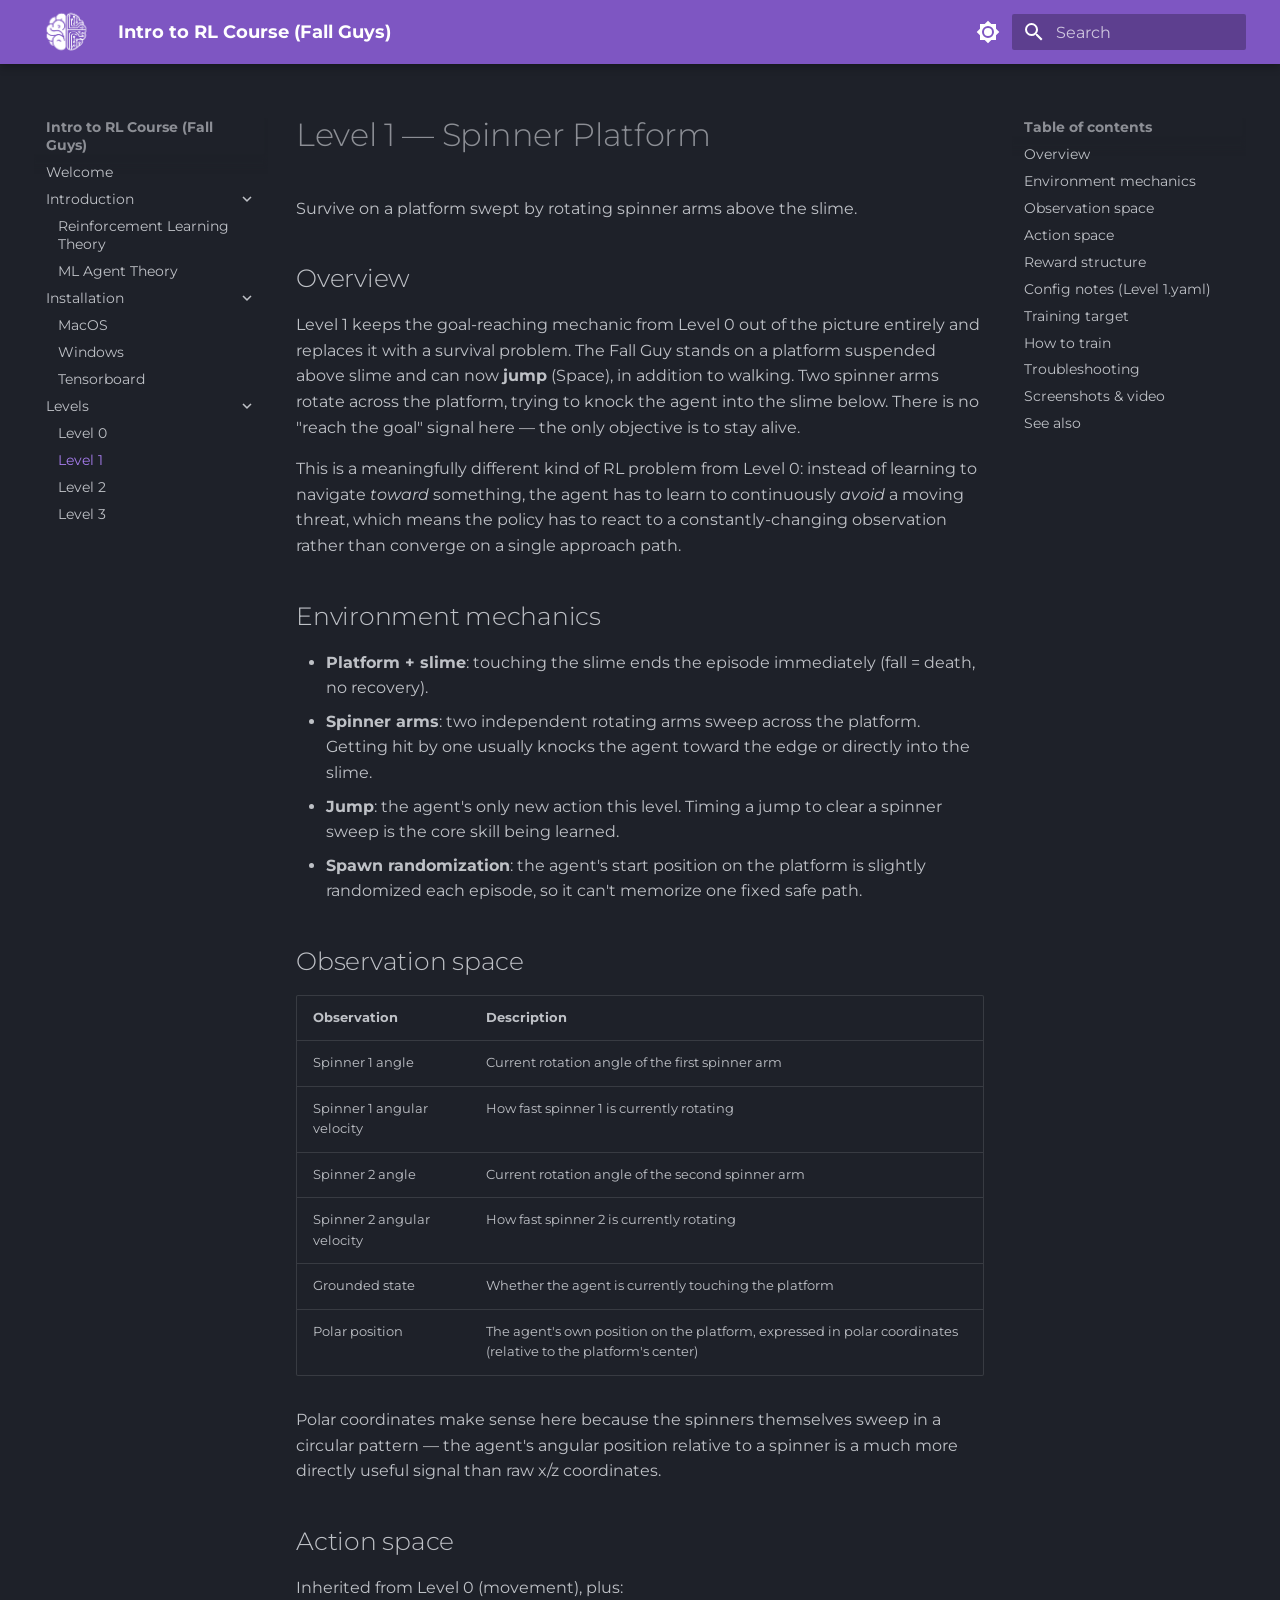
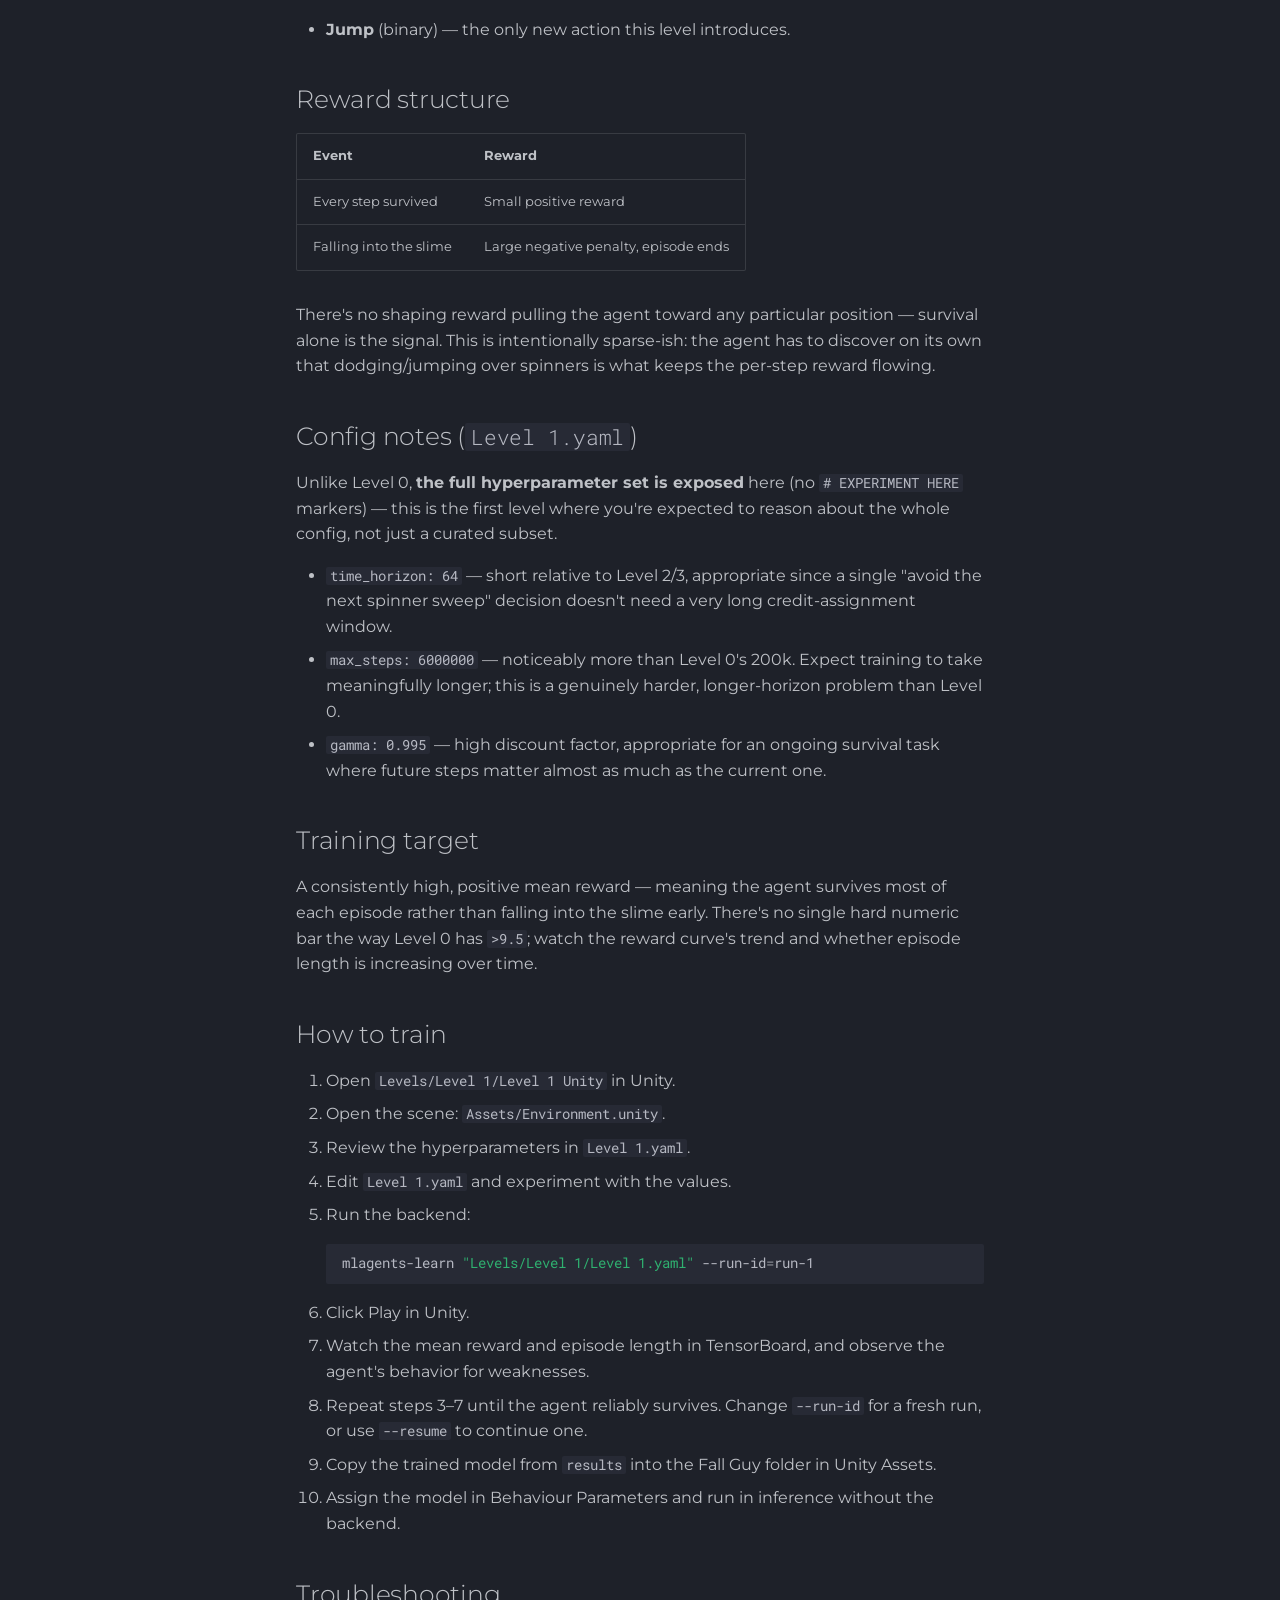
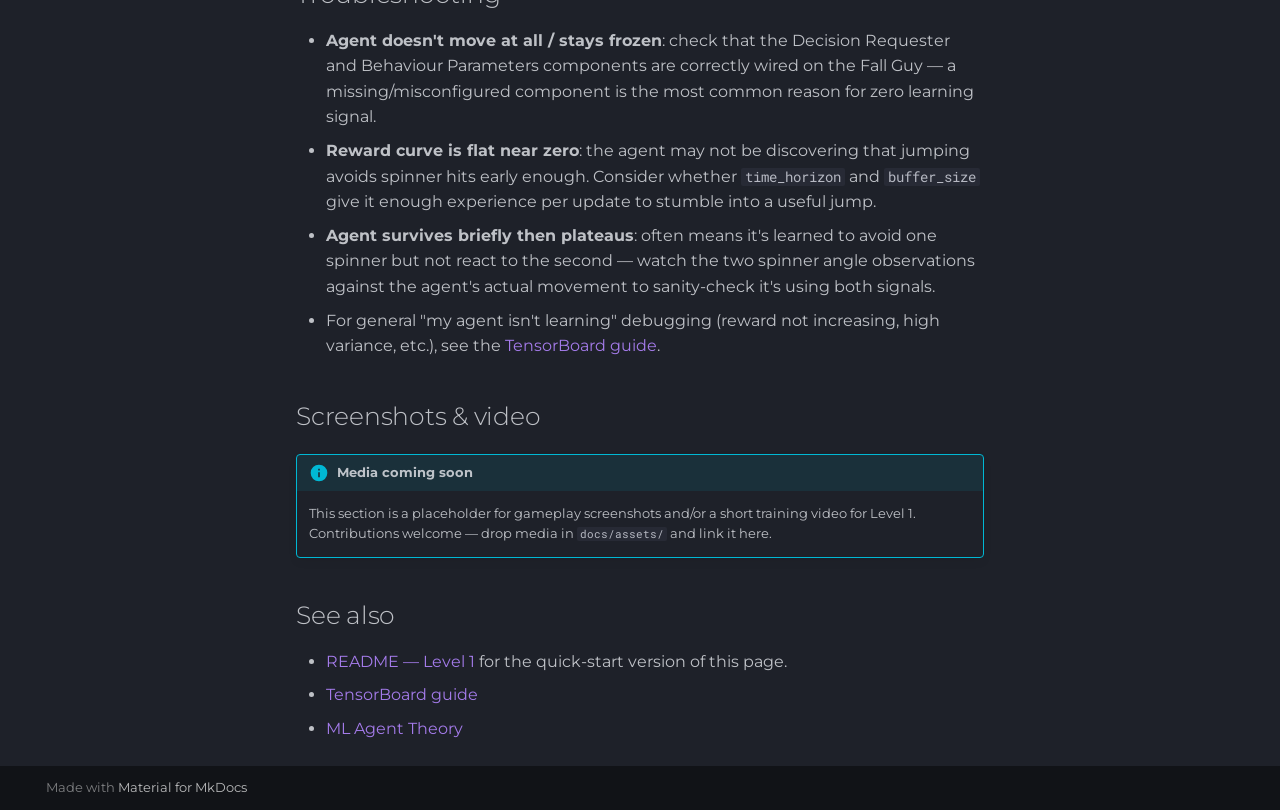
<file: levels/level-1/index.html>
<!doctype html>
<html lang="en" class="no-js">
  <head>
    
      <meta charset="utf-8">
      <meta name="viewport" content="width=device-width,initial-scale=1">
      
      
      
        <link rel="canonical" href="https://sitename.example/levels/level-1/">
      
      
        <link rel="prev" href="../level-0/">
      
      
        <link rel="next" href="../level-2/">
      
      
        
      
      
      <link rel="icon" href="../../assets/favicon.ico">
      <meta name="generator" content="mkdocs-1.6.1, mkdocs-material-9.7.6">
    
    
      
        <title>Level 1 - Intro to RL Course (Fall Guys)</title>
      
    
    
      <link rel="stylesheet" href="../../assets/stylesheets/main.484c7ddc.min.css">
      
        
        <link rel="stylesheet" href="../../assets/stylesheets/palette.ab4e12ef.min.css">
      
      


    
    
      
    
    
      
        
        
        <link rel="preconnect" href="https://fonts.gstatic.com" crossorigin>
        <link rel="stylesheet" href="https://fonts.googleapis.com/css?family=Montserrat:300,300i,400,400i,700,700i%7CRoboto+Mono:400,400i,700,700i&display=fallback">
        <style>:root{--md-text-font:"Montserrat";--md-code-font:"Roboto Mono"}</style>
      
    
    
      <link rel="stylesheet" href="../../assets/custom.css">
    
    <script>__md_scope=new URL("../..",location),__md_hash=e=>[...e].reduce(((e,_)=>(e<<5)-e+_.charCodeAt(0)),0),__md_get=(e,_=localStorage,t=__md_scope)=>JSON.parse(_.getItem(t.pathname+"."+e)),__md_set=(e,_,t=localStorage,a=__md_scope)=>{try{t.setItem(a.pathname+"."+e,JSON.stringify(_))}catch(e){}}</script>
    
      

    
    
  </head>
  
  
    
    
      
    
    
    
    
    <body dir="ltr" data-md-color-scheme="slate" data-md-color-primary="deep-purple" data-md-color-accent="deep-purple">
  
    
    <input class="md-toggle" data-md-toggle="drawer" type="checkbox" id="__drawer" autocomplete="off">
    <input class="md-toggle" data-md-toggle="search" type="checkbox" id="__search" autocomplete="off">
    <label class="md-overlay" for="__drawer"></label>
    <div data-md-component="skip">
      
        
        <a href="#level-1-spinner-platform" class="md-skip">
          Skip to content
        </a>
      
    </div>
    <div data-md-component="announce">
      
    </div>
    
    
      

  

<header class="md-header md-header--shadow" data-md-component="header">
  <nav class="md-header__inner md-grid" aria-label="Header">
    <a href="../.." title="Intro to RL Course (Fall Guys)" class="md-header__button md-logo" aria-label="Intro to RL Course (Fall Guys)" data-md-component="logo">
      
  <img src="../../assets/logo.png" alt="logo">

    </a>
    <label class="md-header__button md-icon" for="__drawer">
      
      <svg xmlns="http://www.w3.org/2000/svg" viewBox="0 0 24 24"><path d="M3 6h18v2H3zm0 5h18v2H3zm0 5h18v2H3z"/></svg>
    </label>
    <div class="md-header__title" data-md-component="header-title">
      <div class="md-header__ellipsis">
        <div class="md-header__topic">
          <span class="md-ellipsis">
            Intro to RL Course (Fall Guys)
          </span>
        </div>
        <div class="md-header__topic" data-md-component="header-topic">
          <span class="md-ellipsis">
            
              Level 1
            
          </span>
        </div>
      </div>
    </div>
    
      
        <form class="md-header__option" data-md-component="palette">
  
    
    
    
    <input class="md-option" data-md-color-media="" data-md-color-scheme="slate" data-md-color-primary="deep-purple" data-md-color-accent="deep-purple"  aria-label="Dark mode"  type="radio" name="__palette" id="__palette_0">
    
      <label class="md-header__button md-icon" title="Dark mode" for="__palette_1" hidden>
        <svg xmlns="http://www.w3.org/2000/svg" viewBox="0 0 24 24"><path d="M12 8a4 4 0 0 0-4 4 4 4 0 0 0 4 4 4 4 0 0 0 4-4 4 4 0 0 0-4-4m0 10a6 6 0 0 1-6-6 6 6 0 0 1 6-6 6 6 0 0 1 6 6 6 6 0 0 1-6 6m8-9.31V4h-4.69L12 .69 8.69 4H4v4.69L.69 12 4 15.31V20h4.69L12 23.31 15.31 20H20v-4.69L23.31 12z"/></svg>
      </label>
    
  
    
    
    
    <input class="md-option" data-md-color-media="" data-md-color-scheme="default" data-md-color-primary="deep-purple" data-md-color-accent="deep-purple"  aria-label="Light mode"  type="radio" name="__palette" id="__palette_1">
    
      <label class="md-header__button md-icon" title="Light mode" for="__palette_0" hidden>
        <svg xmlns="http://www.w3.org/2000/svg" viewBox="0 0 24 24"><path d="M12 18c-.89 0-1.74-.2-2.5-.55C11.56 16.5 13 14.42 13 12s-1.44-4.5-3.5-5.45C10.26 6.2 11.11 6 12 6a6 6 0 0 1 6 6 6 6 0 0 1-6 6m8-9.31V4h-4.69L12 .69 8.69 4H4v4.69L.69 12 4 15.31V20h4.69L12 23.31 15.31 20H20v-4.69L23.31 12z"/></svg>
      </label>
    
  
</form>
      
    
    
      <script>var palette=__md_get("__palette");if(palette&&palette.color){if("(prefers-color-scheme)"===palette.color.media){var media=matchMedia("(prefers-color-scheme: light)"),input=document.querySelector(media.matches?"[data-md-color-media='(prefers-color-scheme: light)']":"[data-md-color-media='(prefers-color-scheme: dark)']");palette.color.media=input.getAttribute("data-md-color-media"),palette.color.scheme=input.getAttribute("data-md-color-scheme"),palette.color.primary=input.getAttribute("data-md-color-primary"),palette.color.accent=input.getAttribute("data-md-color-accent")}for(var[key,value]of Object.entries(palette.color))document.body.setAttribute("data-md-color-"+key,value)}</script>
    
    
    
      
      
        <label class="md-header__button md-icon" for="__search">
          
          <svg xmlns="http://www.w3.org/2000/svg" viewBox="0 0 24 24"><path d="M9.5 3A6.5 6.5 0 0 1 16 9.5c0 1.61-.59 3.09-1.56 4.23l.27.27h.79l5 5-1.5 1.5-5-5v-.79l-.27-.27A6.52 6.52 0 0 1 9.5 16 6.5 6.5 0 0 1 3 9.5 6.5 6.5 0 0 1 9.5 3m0 2C7 5 5 7 5 9.5S7 14 9.5 14 14 12 14 9.5 12 5 9.5 5"/></svg>
        </label>
        <div class="md-search" data-md-component="search" role="dialog">
  <label class="md-search__overlay" for="__search"></label>
  <div class="md-search__inner" role="search">
    <form class="md-search__form" name="search">
      <input type="text" class="md-search__input" name="query" aria-label="Search" placeholder="Search" autocapitalize="off" autocorrect="off" autocomplete="off" spellcheck="false" data-md-component="search-query" required>
      <label class="md-search__icon md-icon" for="__search">
        
        <svg xmlns="http://www.w3.org/2000/svg" viewBox="0 0 24 24"><path d="M9.5 3A6.5 6.5 0 0 1 16 9.5c0 1.61-.59 3.09-1.56 4.23l.27.27h.79l5 5-1.5 1.5-5-5v-.79l-.27-.27A6.52 6.52 0 0 1 9.5 16 6.5 6.5 0 0 1 3 9.5 6.5 6.5 0 0 1 9.5 3m0 2C7 5 5 7 5 9.5S7 14 9.5 14 14 12 14 9.5 12 5 9.5 5"/></svg>
        
        <svg xmlns="http://www.w3.org/2000/svg" viewBox="0 0 24 24"><path d="M20 11v2H8l5.5 5.5-1.42 1.42L4.16 12l7.92-7.92L13.5 5.5 8 11z"/></svg>
      </label>
      <nav class="md-search__options" aria-label="Search">
        
        <button type="reset" class="md-search__icon md-icon" title="Clear" aria-label="Clear" tabindex="-1">
          
          <svg xmlns="http://www.w3.org/2000/svg" viewBox="0 0 24 24"><path d="M19 6.41 17.59 5 12 10.59 6.41 5 5 6.41 10.59 12 5 17.59 6.41 19 12 13.41 17.59 19 19 17.59 13.41 12z"/></svg>
        </button>
      </nav>
      
    </form>
    <div class="md-search__output">
      <div class="md-search__scrollwrap" tabindex="0" data-md-scrollfix>
        <div class="md-search-result" data-md-component="search-result">
          <div class="md-search-result__meta">
            Initializing search
          </div>
          <ol class="md-search-result__list" role="presentation"></ol>
        </div>
      </div>
    </div>
  </div>
</div>
      
    
    
  </nav>
  
</header>
    
    <div class="md-container" data-md-component="container">
      
      
        
          
        
      
      <main class="md-main" data-md-component="main">
        <div class="md-main__inner md-grid">
          
            
              
              <div class="md-sidebar md-sidebar--primary" data-md-component="sidebar" data-md-type="navigation" >
                <div class="md-sidebar__scrollwrap">
                  <div class="md-sidebar__inner">
                    



<nav class="md-nav md-nav--primary" aria-label="Navigation" data-md-level="0">
  <label class="md-nav__title" for="__drawer">
    <a href="../.." title="Intro to RL Course (Fall Guys)" class="md-nav__button md-logo" aria-label="Intro to RL Course (Fall Guys)" data-md-component="logo">
      
  <img src="../../assets/logo.png" alt="logo">

    </a>
    Intro to RL Course (Fall Guys)
  </label>
  
  <ul class="md-nav__list" data-md-scrollfix>
    
      
      
  
  
  
  
    <li class="md-nav__item">
      <a href="../.." class="md-nav__link">
        
  
  
  <span class="md-ellipsis">
    
  
    Welcome
  

    
  </span>
  
  

      </a>
    </li>
  

    
      
      
  
  
  
  
    
    
    
    
    
    <li class="md-nav__item md-nav__item--nested">
      
        
        
          
        
        <input class="md-nav__toggle md-toggle md-toggle--indeterminate" type="checkbox" id="__nav_2" >
        
          
          <label class="md-nav__link" for="__nav_2" id="__nav_2_label" tabindex="0">
            
  
  
  <span class="md-ellipsis">
    
  
    Introduction
  

    
  </span>
  
  

            <span class="md-nav__icon md-icon"></span>
          </label>
        
        <nav class="md-nav" data-md-level="1" aria-labelledby="__nav_2_label" aria-expanded="false">
          <label class="md-nav__title" for="__nav_2">
            <span class="md-nav__icon md-icon"></span>
            
  
    Introduction
  

          </label>
          <ul class="md-nav__list" data-md-scrollfix>
            
              
                
  
  
  
  
    <li class="md-nav__item">
      <a href="../../introduction/rl-theory/" class="md-nav__link">
        
  
  
  <span class="md-ellipsis">
    
  
    Reinforcement Learning Theory
  

    
  </span>
  
  

      </a>
    </li>
  

              
            
              
                
  
  
  
  
    <li class="md-nav__item">
      <a href="../../introduction/ml-agent-theory/" class="md-nav__link">
        
  
  
  <span class="md-ellipsis">
    
  
    ML Agent Theory
  

    
  </span>
  
  

      </a>
    </li>
  

              
            
          </ul>
        </nav>
      
    </li>
  

    
      
      
  
  
  
  
    
    
    
    
    
    <li class="md-nav__item md-nav__item--nested">
      
        
        
          
        
        <input class="md-nav__toggle md-toggle md-toggle--indeterminate" type="checkbox" id="__nav_3" >
        
          
          <label class="md-nav__link" for="__nav_3" id="__nav_3_label" tabindex="0">
            
  
  
  <span class="md-ellipsis">
    
  
    Installation
  

    
  </span>
  
  

            <span class="md-nav__icon md-icon"></span>
          </label>
        
        <nav class="md-nav" data-md-level="1" aria-labelledby="__nav_3_label" aria-expanded="false">
          <label class="md-nav__title" for="__nav_3">
            <span class="md-nav__icon md-icon"></span>
            
  
    Installation
  

          </label>
          <ul class="md-nav__list" data-md-scrollfix>
            
              
                
  
  
  
  
    <li class="md-nav__item">
      <a href="../../installation/macos/" class="md-nav__link">
        
  
  
  <span class="md-ellipsis">
    
  
    MacOS
  

    
  </span>
  
  

      </a>
    </li>
  

              
            
              
                
  
  
  
  
    <li class="md-nav__item">
      <a href="../../installation/windows/" class="md-nav__link">
        
  
  
  <span class="md-ellipsis">
    
  
    Windows
  

    
  </span>
  
  

      </a>
    </li>
  

              
            
              
                
  
  
  
  
    <li class="md-nav__item">
      <a href="../../installation/tensorboard/" class="md-nav__link">
        
  
  
  <span class="md-ellipsis">
    
  
    Tensorboard
  

    
  </span>
  
  

      </a>
    </li>
  

              
            
          </ul>
        </nav>
      
    </li>
  

    
      
      
  
  
    
  
  
  
    
    
    
    
    
    <li class="md-nav__item md-nav__item--active md-nav__item--nested">
      
        
        
        <input class="md-nav__toggle md-toggle " type="checkbox" id="__nav_4" checked>
        
          
          <label class="md-nav__link" for="__nav_4" id="__nav_4_label" tabindex="0">
            
  
  
  <span class="md-ellipsis">
    
  
    Levels
  

    
  </span>
  
  

            <span class="md-nav__icon md-icon"></span>
          </label>
        
        <nav class="md-nav" data-md-level="1" aria-labelledby="__nav_4_label" aria-expanded="true">
          <label class="md-nav__title" for="__nav_4">
            <span class="md-nav__icon md-icon"></span>
            
  
    Levels
  

          </label>
          <ul class="md-nav__list" data-md-scrollfix>
            
              
                
  
  
  
  
    <li class="md-nav__item">
      <a href="../level-0/" class="md-nav__link">
        
  
  
  <span class="md-ellipsis">
    
  
    Level 0
  

    
  </span>
  
  

      </a>
    </li>
  

              
            
              
                
  
  
    
  
  
  
    <li class="md-nav__item md-nav__item--active">
      
      <input class="md-nav__toggle md-toggle" type="checkbox" id="__toc">
      
      
        
      
      
        <label class="md-nav__link md-nav__link--active" for="__toc">
          
  
  
  <span class="md-ellipsis">
    
  
    Level 1
  

    
  </span>
  
  

          <span class="md-nav__icon md-icon"></span>
        </label>
      
      <a href="./" class="md-nav__link md-nav__link--active">
        
  
  
  <span class="md-ellipsis">
    
  
    Level 1
  

    
  </span>
  
  

      </a>
      
        

<nav class="md-nav md-nav--secondary" aria-label="Table of contents">
  
  
  
    
  
  
    <label class="md-nav__title" for="__toc">
      <span class="md-nav__icon md-icon"></span>
      Table of contents
    </label>
    <ul class="md-nav__list" data-md-component="toc" data-md-scrollfix>
      
        <li class="md-nav__item">
  <a href="#overview" class="md-nav__link">
    <span class="md-ellipsis">
      
        Overview
      
    </span>
  </a>
  
</li>
      
        <li class="md-nav__item">
  <a href="#environment-mechanics" class="md-nav__link">
    <span class="md-ellipsis">
      
        Environment mechanics
      
    </span>
  </a>
  
</li>
      
        <li class="md-nav__item">
  <a href="#observation-space" class="md-nav__link">
    <span class="md-ellipsis">
      
        Observation space
      
    </span>
  </a>
  
</li>
      
        <li class="md-nav__item">
  <a href="#action-space" class="md-nav__link">
    <span class="md-ellipsis">
      
        Action space
      
    </span>
  </a>
  
</li>
      
        <li class="md-nav__item">
  <a href="#reward-structure" class="md-nav__link">
    <span class="md-ellipsis">
      
        Reward structure
      
    </span>
  </a>
  
</li>
      
        <li class="md-nav__item">
  <a href="#config-notes-level-1yaml" class="md-nav__link">
    <span class="md-ellipsis">
      
        Config notes (Level 1.yaml)
      
    </span>
  </a>
  
</li>
      
        <li class="md-nav__item">
  <a href="#training-target" class="md-nav__link">
    <span class="md-ellipsis">
      
        Training target
      
    </span>
  </a>
  
</li>
      
        <li class="md-nav__item">
  <a href="#how-to-train" class="md-nav__link">
    <span class="md-ellipsis">
      
        How to train
      
    </span>
  </a>
  
</li>
      
        <li class="md-nav__item">
  <a href="#troubleshooting" class="md-nav__link">
    <span class="md-ellipsis">
      
        Troubleshooting
      
    </span>
  </a>
  
</li>
      
        <li class="md-nav__item">
  <a href="#screenshots-video" class="md-nav__link">
    <span class="md-ellipsis">
      
        Screenshots &amp; video
      
    </span>
  </a>
  
</li>
      
        <li class="md-nav__item">
  <a href="#see-also" class="md-nav__link">
    <span class="md-ellipsis">
      
        See also
      
    </span>
  </a>
  
</li>
      
    </ul>
  
</nav>
      
    </li>
  

              
            
              
                
  
  
  
  
    <li class="md-nav__item">
      <a href="../level-2/" class="md-nav__link">
        
  
  
  <span class="md-ellipsis">
    
  
    Level 2
  

    
  </span>
  
  

      </a>
    </li>
  

              
            
              
                
  
  
  
  
    <li class="md-nav__item">
      <a href="../level-3/" class="md-nav__link">
        
  
  
  <span class="md-ellipsis">
    
  
    Level 3
  

    
  </span>
  
  

      </a>
    </li>
  

              
            
          </ul>
        </nav>
      
    </li>
  

    
  </ul>
</nav>
                  </div>
                </div>
              </div>
            
            
              
              <div class="md-sidebar md-sidebar--secondary" data-md-component="sidebar" data-md-type="toc" >
                <div class="md-sidebar__scrollwrap">
                  <div class="md-sidebar__inner">
                    

<nav class="md-nav md-nav--secondary" aria-label="Table of contents">
  
  
  
    
  
  
    <label class="md-nav__title" for="__toc">
      <span class="md-nav__icon md-icon"></span>
      Table of contents
    </label>
    <ul class="md-nav__list" data-md-component="toc" data-md-scrollfix>
      
        <li class="md-nav__item">
  <a href="#overview" class="md-nav__link">
    <span class="md-ellipsis">
      
        Overview
      
    </span>
  </a>
  
</li>
      
        <li class="md-nav__item">
  <a href="#environment-mechanics" class="md-nav__link">
    <span class="md-ellipsis">
      
        Environment mechanics
      
    </span>
  </a>
  
</li>
      
        <li class="md-nav__item">
  <a href="#observation-space" class="md-nav__link">
    <span class="md-ellipsis">
      
        Observation space
      
    </span>
  </a>
  
</li>
      
        <li class="md-nav__item">
  <a href="#action-space" class="md-nav__link">
    <span class="md-ellipsis">
      
        Action space
      
    </span>
  </a>
  
</li>
      
        <li class="md-nav__item">
  <a href="#reward-structure" class="md-nav__link">
    <span class="md-ellipsis">
      
        Reward structure
      
    </span>
  </a>
  
</li>
      
        <li class="md-nav__item">
  <a href="#config-notes-level-1yaml" class="md-nav__link">
    <span class="md-ellipsis">
      
        Config notes (Level 1.yaml)
      
    </span>
  </a>
  
</li>
      
        <li class="md-nav__item">
  <a href="#training-target" class="md-nav__link">
    <span class="md-ellipsis">
      
        Training target
      
    </span>
  </a>
  
</li>
      
        <li class="md-nav__item">
  <a href="#how-to-train" class="md-nav__link">
    <span class="md-ellipsis">
      
        How to train
      
    </span>
  </a>
  
</li>
      
        <li class="md-nav__item">
  <a href="#troubleshooting" class="md-nav__link">
    <span class="md-ellipsis">
      
        Troubleshooting
      
    </span>
  </a>
  
</li>
      
        <li class="md-nav__item">
  <a href="#screenshots-video" class="md-nav__link">
    <span class="md-ellipsis">
      
        Screenshots &amp; video
      
    </span>
  </a>
  
</li>
      
        <li class="md-nav__item">
  <a href="#see-also" class="md-nav__link">
    <span class="md-ellipsis">
      
        See also
      
    </span>
  </a>
  
</li>
      
    </ul>
  
</nav>
                  </div>
                </div>
              </div>
            
          
          
            <div class="md-content" data-md-component="content">
              
              <article class="md-content__inner md-typeset">
                
                  



<h1 id="level-1-spinner-platform">Level 1 — Spinner Platform</h1>
<p>Survive on a platform swept by rotating spinner arms above the slime.</p>
<h2 id="overview">Overview</h2>
<p>Level 1 keeps the goal-reaching mechanic from Level 0 out of the picture entirely and replaces it with a survival problem. The Fall Guy stands on a platform suspended above slime and can now <strong>jump</strong> (Space), in addition to walking. Two spinner arms rotate across the platform, trying to knock the agent into the slime below. There is no "reach the goal" signal here — the only objective is to stay alive.</p>
<p>This is a meaningfully different kind of RL problem from Level 0: instead of learning to navigate <em>toward</em> something, the agent has to learn to continuously <em>avoid</em> a moving threat, which means the policy has to react to a constantly-changing observation rather than converge on a single approach path.</p>
<h2 id="environment-mechanics">Environment mechanics</h2>
<ul>
<li><strong>Platform + slime</strong>: touching the slime ends the episode immediately (fall = death, no recovery).</li>
<li><strong>Spinner arms</strong>: two independent rotating arms sweep across the platform. Getting hit by one usually knocks the agent toward the edge or directly into the slime.</li>
<li><strong>Jump</strong>: the agent's only new action this level. Timing a jump to clear a spinner sweep is the core skill being learned.</li>
<li><strong>Spawn randomization</strong>: the agent's start position on the platform is slightly randomized each episode, so it can't memorize one fixed safe path.</li>
</ul>
<h2 id="observation-space">Observation space</h2>
<table>
<thead>
<tr>
<th>Observation</th>
<th>Description</th>
</tr>
</thead>
<tbody>
<tr>
<td>Spinner 1 angle</td>
<td>Current rotation angle of the first spinner arm</td>
</tr>
<tr>
<td>Spinner 1 angular velocity</td>
<td>How fast spinner 1 is currently rotating</td>
</tr>
<tr>
<td>Spinner 2 angle</td>
<td>Current rotation angle of the second spinner arm</td>
</tr>
<tr>
<td>Spinner 2 angular velocity</td>
<td>How fast spinner 2 is currently rotating</td>
</tr>
<tr>
<td>Grounded state</td>
<td>Whether the agent is currently touching the platform</td>
</tr>
<tr>
<td>Polar position</td>
<td>The agent's own position on the platform, expressed in polar coordinates (relative to the platform's center)</td>
</tr>
</tbody>
</table>
<p>Polar coordinates make sense here because the spinners themselves sweep in a circular pattern — the agent's angular position relative to a spinner is a much more directly useful signal than raw x/z coordinates.</p>
<h2 id="action-space">Action space</h2>
<p>Inherited from Level 0 (movement), plus:</p>
<ul>
<li><strong>Jump</strong> (binary) — the only new action this level introduces.</li>
</ul>
<h2 id="reward-structure">Reward structure</h2>
<table>
<thead>
<tr>
<th>Event</th>
<th>Reward</th>
</tr>
</thead>
<tbody>
<tr>
<td>Every step survived</td>
<td>Small positive reward</td>
</tr>
<tr>
<td>Falling into the slime</td>
<td>Large negative penalty, episode ends</td>
</tr>
</tbody>
</table>
<p>There's no shaping reward pulling the agent toward any particular position — survival alone is the signal. This is intentionally sparse-ish: the agent has to discover on its own that dodging/jumping over spinners is what keeps the per-step reward flowing.</p>
<h2 id="config-notes-level-1yaml">Config notes (<code>Level 1.yaml</code>)</h2>
<p>Unlike Level 0, <strong>the full hyperparameter set is exposed</strong> here (no <code># EXPERIMENT HERE</code> markers) — this is the first level where you're expected to reason about the whole config, not just a curated subset.</p>
<ul>
<li><code>time_horizon: 64</code> — short relative to Level 2/3, appropriate since a single "avoid the next spinner sweep" decision doesn't need a very long credit-assignment window.</li>
<li><code>max_steps: 6000000</code> — noticeably more than Level 0's 200k. Expect training to take meaningfully longer; this is a genuinely harder, longer-horizon problem than Level 0.</li>
<li><code>gamma: 0.995</code> — high discount factor, appropriate for an ongoing survival task where future steps matter almost as much as the current one.</li>
</ul>
<h2 id="training-target">Training target</h2>
<p>A consistently high, positive mean reward — meaning the agent survives most of each episode rather than falling into the slime early. There's no single hard numeric bar the way Level 0 has <code>&gt;9.5</code>; watch the reward curve's trend and whether episode length is increasing over time.</p>
<h2 id="how-to-train">How to train</h2>
<ol>
<li>Open <code>Levels/Level 1/Level 1 Unity</code> in Unity.</li>
<li>Open the scene: <code>Assets/Environment.unity</code>.</li>
<li>Review the hyperparameters in <code>Level 1.yaml</code>.</li>
<li>Edit <code>Level 1.yaml</code> and experiment with the values.</li>
<li>Run the backend:
   <div class="language-bash highlight"><pre><span></span><code><span id="__span-0-1"><a id="__codelineno-0-1" name="__codelineno-0-1" href="#__codelineno-0-1"></a>mlagents-learn<span class="w"> </span><span class="s2">&quot;Levels/Level 1/Level 1.yaml&quot;</span><span class="w"> </span>--run-id<span class="o">=</span>run-1
</span></code></pre></div></li>
<li>Click Play in Unity.</li>
<li>Watch the mean reward and episode length in TensorBoard, and observe the agent's behavior for weaknesses.</li>
<li>Repeat steps 3–7 until the agent reliably survives. Change <code>--run-id</code> for a fresh run, or use <code>--resume</code> to continue one.</li>
<li>Copy the trained model from <code>results</code> into the Fall Guy folder in Unity Assets.</li>
<li>Assign the model in Behaviour Parameters and run in inference without the backend.</li>
</ol>
<h2 id="troubleshooting">Troubleshooting</h2>
<ul>
<li><strong>Agent doesn't move at all / stays frozen</strong>: check that the Decision Requester and Behaviour Parameters components are correctly wired on the Fall Guy — a missing/misconfigured component is the most common reason for zero learning signal.</li>
<li><strong>Reward curve is flat near zero</strong>: the agent may not be discovering that jumping avoids spinner hits early enough. Consider whether <code>time_horizon</code> and <code>buffer_size</code> give it enough experience per update to stumble into a useful jump.</li>
<li><strong>Agent survives briefly then plateaus</strong>: often means it's learned to avoid one spinner but not react to the second — watch the two spinner angle observations against the agent's actual movement to sanity-check it's using both signals.</li>
<li>For general "my agent isn't learning" debugging (reward not increasing, high variance, etc.), see the <a href="../../installation/tensorboard/">TensorBoard guide</a>.</li>
</ul>
<h2 id="screenshots-video">Screenshots &amp; video</h2>
<div class="admonition info">
<p class="admonition-title">Media coming soon</p>
<p>This section is a placeholder for gameplay screenshots and/or a short training video for Level 1. Contributions welcome — drop media in <code>docs/assets/</code> and link it here.</p>
</div>
<h2 id="see-also">See also</h2>
<ul>
<li><a href="https://github.com/AISoc-UNSW/FallGuys#level-1">README — Level 1</a> for the quick-start version of this page.</li>
<li><a href="../../installation/tensorboard/">TensorBoard guide</a></li>
<li><a href="../../introduction/ml-agent-theory/">ML Agent Theory</a></li>
</ul>












                
              </article>
            </div>
          
          
<script>var target=document.getElementById(location.hash.slice(1));target&&target.name&&(target.checked=target.name.startsWith("__tabbed_"))</script>
        </div>
        
          <button type="button" class="md-top md-icon" data-md-component="top" hidden>
  
  <svg xmlns="http://www.w3.org/2000/svg" viewBox="0 0 24 24"><path d="M13 20h-2V8l-5.5 5.5-1.42-1.42L12 4.16l7.92 7.92-1.42 1.42L13 8z"/></svg>
  Back to top
</button>
        
      </main>
      
        <footer class="md-footer">
  
  <div class="md-footer-meta md-typeset">
    <div class="md-footer-meta__inner md-grid">
      <div class="md-copyright">
  
  
    Made with
    <a href="https://squidfunk.github.io/mkdocs-material/" target="_blank" rel="noopener">
      Material for MkDocs
    </a>
  
</div>
      
    </div>
  </div>
</footer>
      
    </div>
    <div class="md-dialog" data-md-component="dialog">
      <div class="md-dialog__inner md-typeset"></div>
    </div>
    
    
    
      
      
      <script id="__config" type="application/json">{"annotate": null, "base": "../..", "features": ["navigation.expand", "toc.follow", "navigation.top"], "search": "../../assets/javascripts/workers/search.2c215733.min.js", "tags": null, "translations": {"clipboard.copied": "Copied to clipboard", "clipboard.copy": "Copy to clipboard", "search.result.more.one": "1 more on this page", "search.result.more.other": "# more on this page", "search.result.none": "No matching documents", "search.result.one": "1 matching document", "search.result.other": "# matching documents", "search.result.placeholder": "Type to start searching", "search.result.term.missing": "Missing", "select.version": "Select version"}, "version": null}</script>
    
    
      <script src="../../assets/javascripts/bundle.79ae519e.min.js"></script>
      
    
  </body>
</html>
</file>
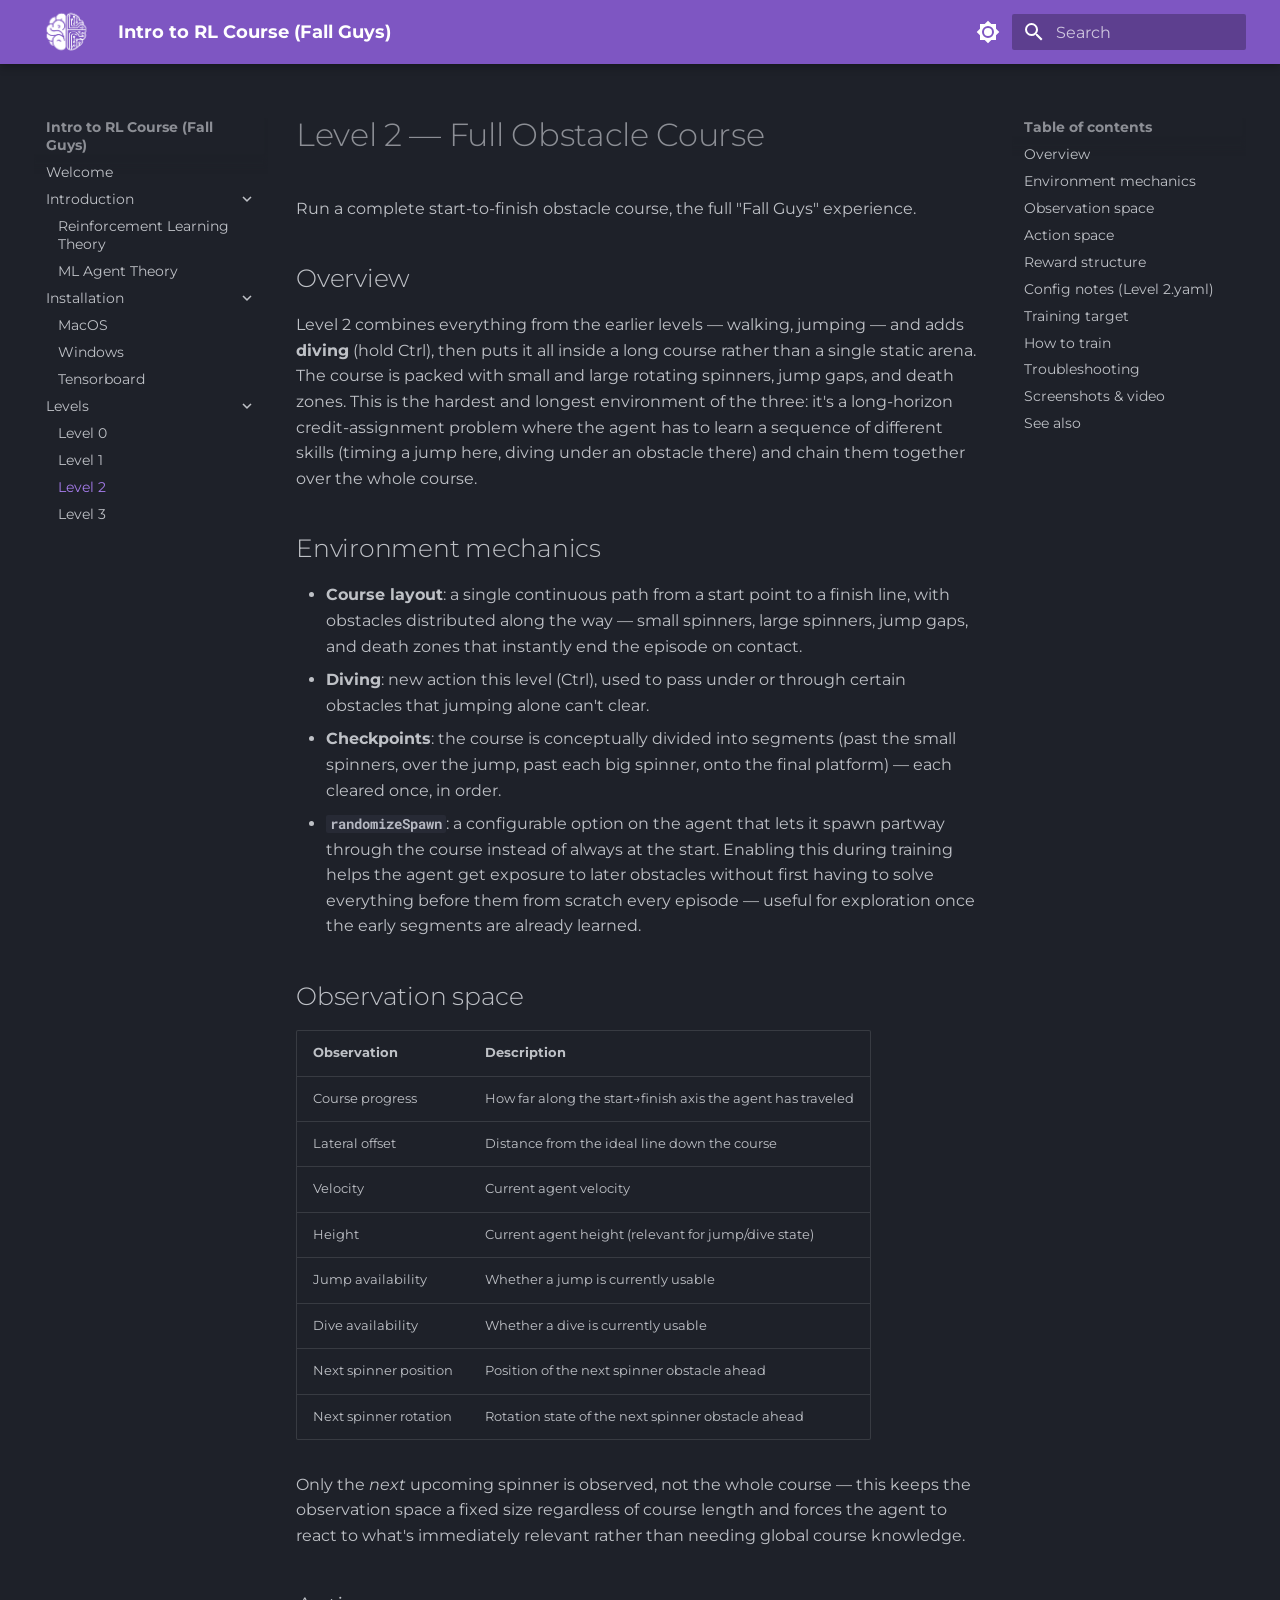
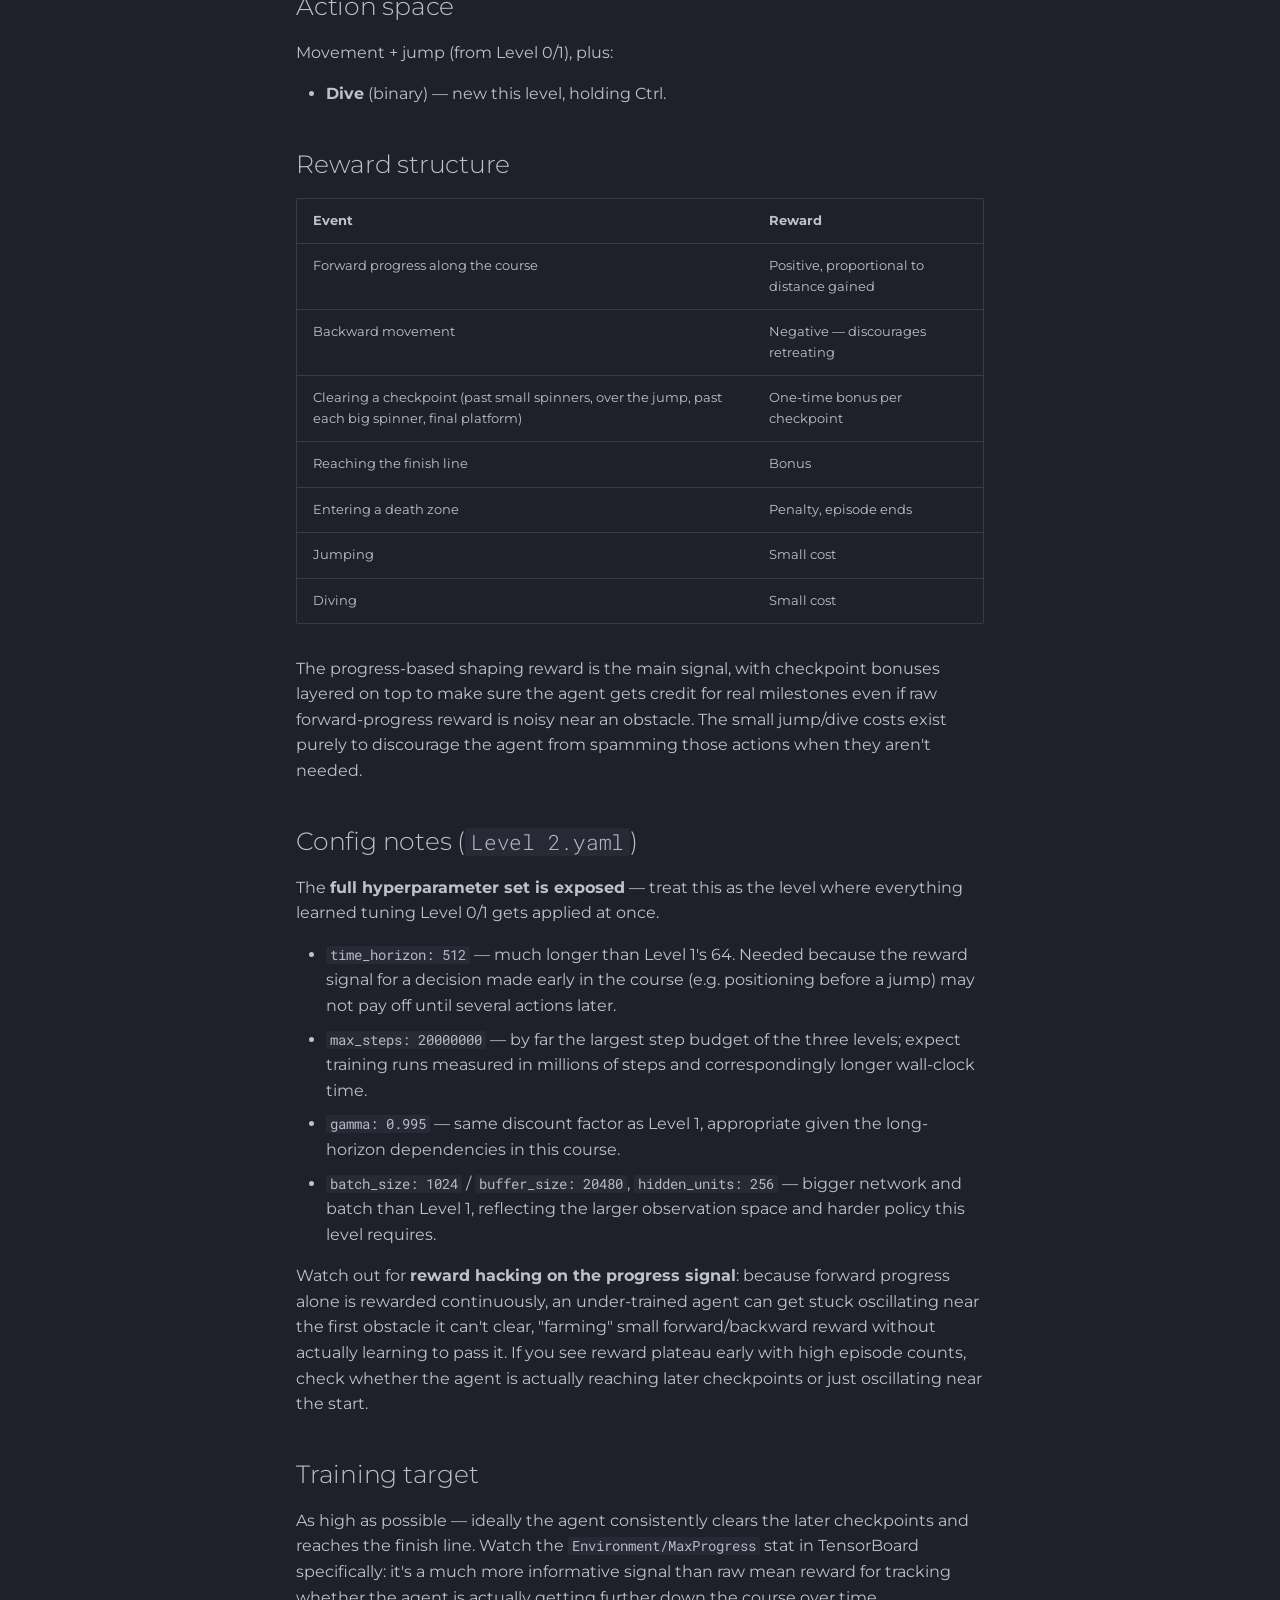
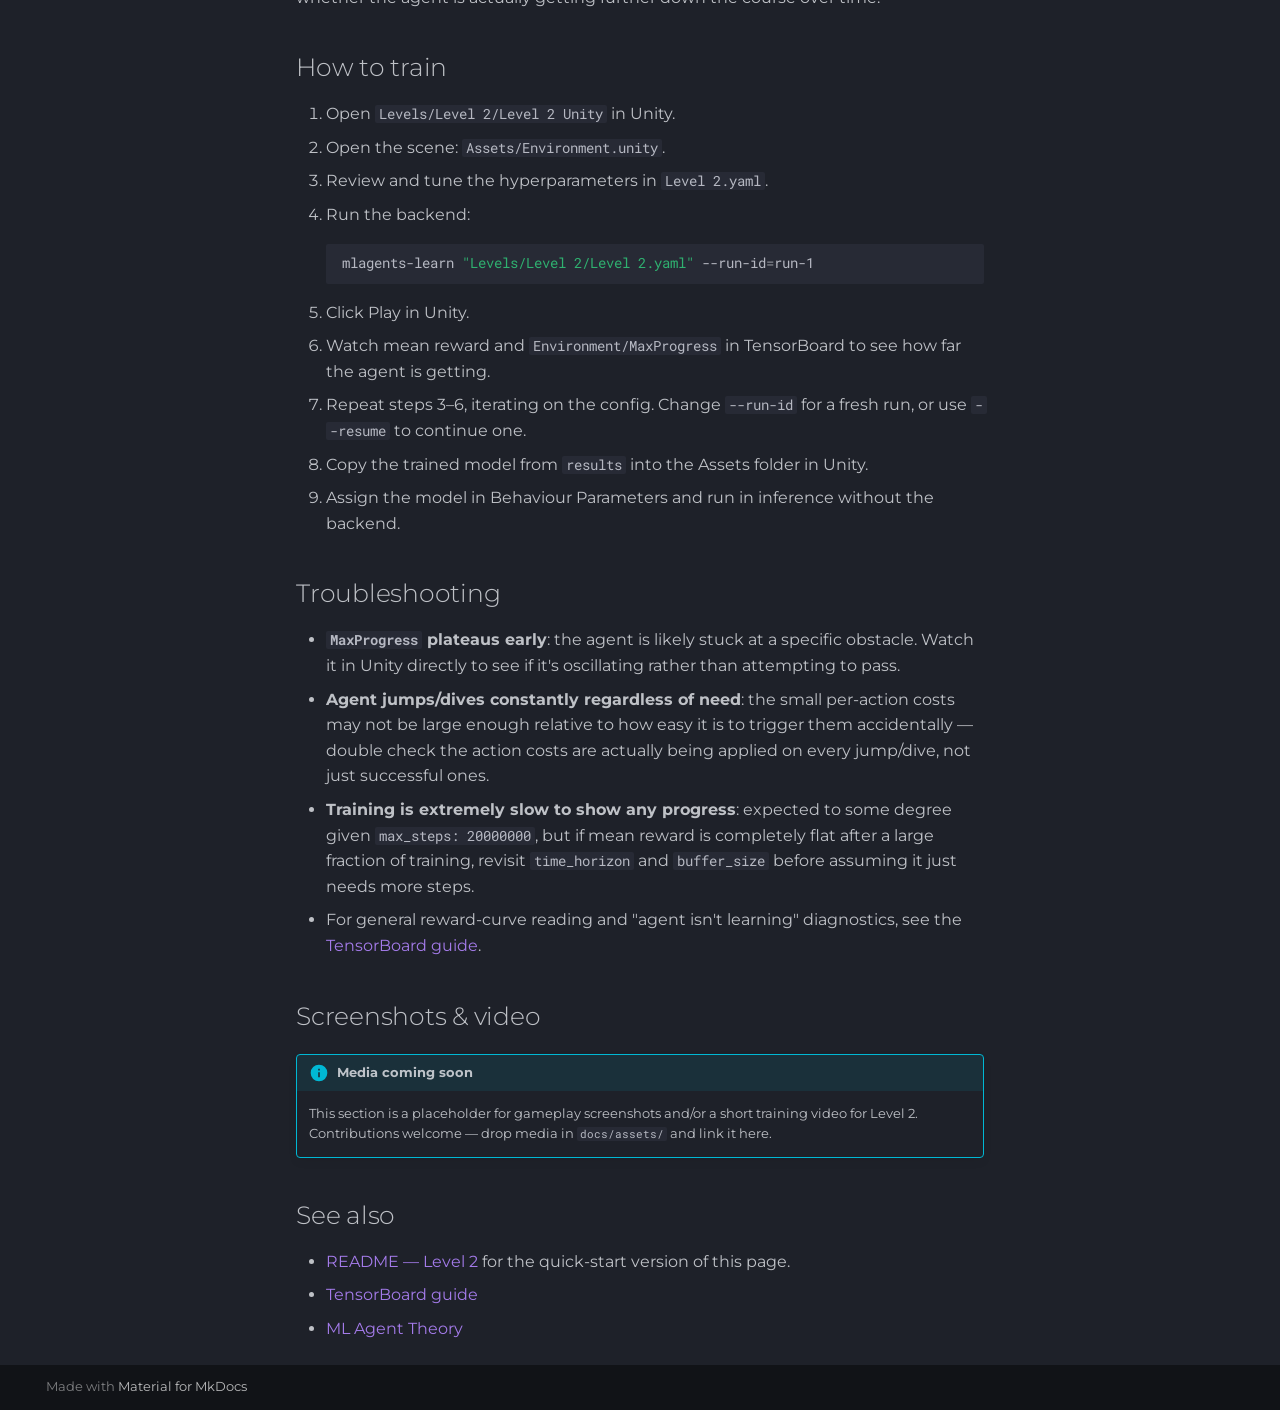
<file: levels/level-2/index.html>
<!doctype html>
<html lang="en" class="no-js">
  <head>
    
      <meta charset="utf-8">
      <meta name="viewport" content="width=device-width,initial-scale=1">
      
      
      
        <link rel="canonical" href="https://sitename.example/levels/level-2/">
      
      
        <link rel="prev" href="../level-1/">
      
      
        <link rel="next" href="../level-3/">
      
      
        
      
      
      <link rel="icon" href="../../assets/favicon.ico">
      <meta name="generator" content="mkdocs-1.6.1, mkdocs-material-9.7.6">
    
    
      
        <title>Level 2 - Intro to RL Course (Fall Guys)</title>
      
    
    
      <link rel="stylesheet" href="../../assets/stylesheets/main.484c7ddc.min.css">
      
        
        <link rel="stylesheet" href="../../assets/stylesheets/palette.ab4e12ef.min.css">
      
      


    
    
      
    
    
      
        
        
        <link rel="preconnect" href="https://fonts.gstatic.com" crossorigin>
        <link rel="stylesheet" href="https://fonts.googleapis.com/css?family=Montserrat:300,300i,400,400i,700,700i%7CRoboto+Mono:400,400i,700,700i&display=fallback">
        <style>:root{--md-text-font:"Montserrat";--md-code-font:"Roboto Mono"}</style>
      
    
    
      <link rel="stylesheet" href="../../assets/custom.css">
    
    <script>__md_scope=new URL("../..",location),__md_hash=e=>[...e].reduce(((e,_)=>(e<<5)-e+_.charCodeAt(0)),0),__md_get=(e,_=localStorage,t=__md_scope)=>JSON.parse(_.getItem(t.pathname+"."+e)),__md_set=(e,_,t=localStorage,a=__md_scope)=>{try{t.setItem(a.pathname+"."+e,JSON.stringify(_))}catch(e){}}</script>
    
      

    
    
  </head>
  
  
    
    
      
    
    
    
    
    <body dir="ltr" data-md-color-scheme="slate" data-md-color-primary="deep-purple" data-md-color-accent="deep-purple">
  
    
    <input class="md-toggle" data-md-toggle="drawer" type="checkbox" id="__drawer" autocomplete="off">
    <input class="md-toggle" data-md-toggle="search" type="checkbox" id="__search" autocomplete="off">
    <label class="md-overlay" for="__drawer"></label>
    <div data-md-component="skip">
      
        
        <a href="#level-2-full-obstacle-course" class="md-skip">
          Skip to content
        </a>
      
    </div>
    <div data-md-component="announce">
      
    </div>
    
    
      

  

<header class="md-header md-header--shadow" data-md-component="header">
  <nav class="md-header__inner md-grid" aria-label="Header">
    <a href="../.." title="Intro to RL Course (Fall Guys)" class="md-header__button md-logo" aria-label="Intro to RL Course (Fall Guys)" data-md-component="logo">
      
  <img src="../../assets/logo.png" alt="logo">

    </a>
    <label class="md-header__button md-icon" for="__drawer">
      
      <svg xmlns="http://www.w3.org/2000/svg" viewBox="0 0 24 24"><path d="M3 6h18v2H3zm0 5h18v2H3zm0 5h18v2H3z"/></svg>
    </label>
    <div class="md-header__title" data-md-component="header-title">
      <div class="md-header__ellipsis">
        <div class="md-header__topic">
          <span class="md-ellipsis">
            Intro to RL Course (Fall Guys)
          </span>
        </div>
        <div class="md-header__topic" data-md-component="header-topic">
          <span class="md-ellipsis">
            
              Level 2
            
          </span>
        </div>
      </div>
    </div>
    
      
        <form class="md-header__option" data-md-component="palette">
  
    
    
    
    <input class="md-option" data-md-color-media="" data-md-color-scheme="slate" data-md-color-primary="deep-purple" data-md-color-accent="deep-purple"  aria-label="Dark mode"  type="radio" name="__palette" id="__palette_0">
    
      <label class="md-header__button md-icon" title="Dark mode" for="__palette_1" hidden>
        <svg xmlns="http://www.w3.org/2000/svg" viewBox="0 0 24 24"><path d="M12 8a4 4 0 0 0-4 4 4 4 0 0 0 4 4 4 4 0 0 0 4-4 4 4 0 0 0-4-4m0 10a6 6 0 0 1-6-6 6 6 0 0 1 6-6 6 6 0 0 1 6 6 6 6 0 0 1-6 6m8-9.31V4h-4.69L12 .69 8.69 4H4v4.69L.69 12 4 15.31V20h4.69L12 23.31 15.31 20H20v-4.69L23.31 12z"/></svg>
      </label>
    
  
    
    
    
    <input class="md-option" data-md-color-media="" data-md-color-scheme="default" data-md-color-primary="deep-purple" data-md-color-accent="deep-purple"  aria-label="Light mode"  type="radio" name="__palette" id="__palette_1">
    
      <label class="md-header__button md-icon" title="Light mode" for="__palette_0" hidden>
        <svg xmlns="http://www.w3.org/2000/svg" viewBox="0 0 24 24"><path d="M12 18c-.89 0-1.74-.2-2.5-.55C11.56 16.5 13 14.42 13 12s-1.44-4.5-3.5-5.45C10.26 6.2 11.11 6 12 6a6 6 0 0 1 6 6 6 6 0 0 1-6 6m8-9.31V4h-4.69L12 .69 8.69 4H4v4.69L.69 12 4 15.31V20h4.69L12 23.31 15.31 20H20v-4.69L23.31 12z"/></svg>
      </label>
    
  
</form>
      
    
    
      <script>var palette=__md_get("__palette");if(palette&&palette.color){if("(prefers-color-scheme)"===palette.color.media){var media=matchMedia("(prefers-color-scheme: light)"),input=document.querySelector(media.matches?"[data-md-color-media='(prefers-color-scheme: light)']":"[data-md-color-media='(prefers-color-scheme: dark)']");palette.color.media=input.getAttribute("data-md-color-media"),palette.color.scheme=input.getAttribute("data-md-color-scheme"),palette.color.primary=input.getAttribute("data-md-color-primary"),palette.color.accent=input.getAttribute("data-md-color-accent")}for(var[key,value]of Object.entries(palette.color))document.body.setAttribute("data-md-color-"+key,value)}</script>
    
    
    
      
      
        <label class="md-header__button md-icon" for="__search">
          
          <svg xmlns="http://www.w3.org/2000/svg" viewBox="0 0 24 24"><path d="M9.5 3A6.5 6.5 0 0 1 16 9.5c0 1.61-.59 3.09-1.56 4.23l.27.27h.79l5 5-1.5 1.5-5-5v-.79l-.27-.27A6.52 6.52 0 0 1 9.5 16 6.5 6.5 0 0 1 3 9.5 6.5 6.5 0 0 1 9.5 3m0 2C7 5 5 7 5 9.5S7 14 9.5 14 14 12 14 9.5 12 5 9.5 5"/></svg>
        </label>
        <div class="md-search" data-md-component="search" role="dialog">
  <label class="md-search__overlay" for="__search"></label>
  <div class="md-search__inner" role="search">
    <form class="md-search__form" name="search">
      <input type="text" class="md-search__input" name="query" aria-label="Search" placeholder="Search" autocapitalize="off" autocorrect="off" autocomplete="off" spellcheck="false" data-md-component="search-query" required>
      <label class="md-search__icon md-icon" for="__search">
        
        <svg xmlns="http://www.w3.org/2000/svg" viewBox="0 0 24 24"><path d="M9.5 3A6.5 6.5 0 0 1 16 9.5c0 1.61-.59 3.09-1.56 4.23l.27.27h.79l5 5-1.5 1.5-5-5v-.79l-.27-.27A6.52 6.52 0 0 1 9.5 16 6.5 6.5 0 0 1 3 9.5 6.5 6.5 0 0 1 9.5 3m0 2C7 5 5 7 5 9.5S7 14 9.5 14 14 12 14 9.5 12 5 9.5 5"/></svg>
        
        <svg xmlns="http://www.w3.org/2000/svg" viewBox="0 0 24 24"><path d="M20 11v2H8l5.5 5.5-1.42 1.42L4.16 12l7.92-7.92L13.5 5.5 8 11z"/></svg>
      </label>
      <nav class="md-search__options" aria-label="Search">
        
        <button type="reset" class="md-search__icon md-icon" title="Clear" aria-label="Clear" tabindex="-1">
          
          <svg xmlns="http://www.w3.org/2000/svg" viewBox="0 0 24 24"><path d="M19 6.41 17.59 5 12 10.59 6.41 5 5 6.41 10.59 12 5 17.59 6.41 19 12 13.41 17.59 19 19 17.59 13.41 12z"/></svg>
        </button>
      </nav>
      
    </form>
    <div class="md-search__output">
      <div class="md-search__scrollwrap" tabindex="0" data-md-scrollfix>
        <div class="md-search-result" data-md-component="search-result">
          <div class="md-search-result__meta">
            Initializing search
          </div>
          <ol class="md-search-result__list" role="presentation"></ol>
        </div>
      </div>
    </div>
  </div>
</div>
      
    
    
  </nav>
  
</header>
    
    <div class="md-container" data-md-component="container">
      
      
        
          
        
      
      <main class="md-main" data-md-component="main">
        <div class="md-main__inner md-grid">
          
            
              
              <div class="md-sidebar md-sidebar--primary" data-md-component="sidebar" data-md-type="navigation" >
                <div class="md-sidebar__scrollwrap">
                  <div class="md-sidebar__inner">
                    



<nav class="md-nav md-nav--primary" aria-label="Navigation" data-md-level="0">
  <label class="md-nav__title" for="__drawer">
    <a href="../.." title="Intro to RL Course (Fall Guys)" class="md-nav__button md-logo" aria-label="Intro to RL Course (Fall Guys)" data-md-component="logo">
      
  <img src="../../assets/logo.png" alt="logo">

    </a>
    Intro to RL Course (Fall Guys)
  </label>
  
  <ul class="md-nav__list" data-md-scrollfix>
    
      
      
  
  
  
  
    <li class="md-nav__item">
      <a href="../.." class="md-nav__link">
        
  
  
  <span class="md-ellipsis">
    
  
    Welcome
  

    
  </span>
  
  

      </a>
    </li>
  

    
      
      
  
  
  
  
    
    
    
    
    
    <li class="md-nav__item md-nav__item--nested">
      
        
        
          
        
        <input class="md-nav__toggle md-toggle md-toggle--indeterminate" type="checkbox" id="__nav_2" >
        
          
          <label class="md-nav__link" for="__nav_2" id="__nav_2_label" tabindex="0">
            
  
  
  <span class="md-ellipsis">
    
  
    Introduction
  

    
  </span>
  
  

            <span class="md-nav__icon md-icon"></span>
          </label>
        
        <nav class="md-nav" data-md-level="1" aria-labelledby="__nav_2_label" aria-expanded="false">
          <label class="md-nav__title" for="__nav_2">
            <span class="md-nav__icon md-icon"></span>
            
  
    Introduction
  

          </label>
          <ul class="md-nav__list" data-md-scrollfix>
            
              
                
  
  
  
  
    <li class="md-nav__item">
      <a href="../../introduction/rl-theory/" class="md-nav__link">
        
  
  
  <span class="md-ellipsis">
    
  
    Reinforcement Learning Theory
  

    
  </span>
  
  

      </a>
    </li>
  

              
            
              
                
  
  
  
  
    <li class="md-nav__item">
      <a href="../../introduction/ml-agent-theory/" class="md-nav__link">
        
  
  
  <span class="md-ellipsis">
    
  
    ML Agent Theory
  

    
  </span>
  
  

      </a>
    </li>
  

              
            
          </ul>
        </nav>
      
    </li>
  

    
      
      
  
  
  
  
    
    
    
    
    
    <li class="md-nav__item md-nav__item--nested">
      
        
        
          
        
        <input class="md-nav__toggle md-toggle md-toggle--indeterminate" type="checkbox" id="__nav_3" >
        
          
          <label class="md-nav__link" for="__nav_3" id="__nav_3_label" tabindex="0">
            
  
  
  <span class="md-ellipsis">
    
  
    Installation
  

    
  </span>
  
  

            <span class="md-nav__icon md-icon"></span>
          </label>
        
        <nav class="md-nav" data-md-level="1" aria-labelledby="__nav_3_label" aria-expanded="false">
          <label class="md-nav__title" for="__nav_3">
            <span class="md-nav__icon md-icon"></span>
            
  
    Installation
  

          </label>
          <ul class="md-nav__list" data-md-scrollfix>
            
              
                
  
  
  
  
    <li class="md-nav__item">
      <a href="../../installation/macos/" class="md-nav__link">
        
  
  
  <span class="md-ellipsis">
    
  
    MacOS
  

    
  </span>
  
  

      </a>
    </li>
  

              
            
              
                
  
  
  
  
    <li class="md-nav__item">
      <a href="../../installation/windows/" class="md-nav__link">
        
  
  
  <span class="md-ellipsis">
    
  
    Windows
  

    
  </span>
  
  

      </a>
    </li>
  

              
            
              
                
  
  
  
  
    <li class="md-nav__item">
      <a href="../../installation/tensorboard/" class="md-nav__link">
        
  
  
  <span class="md-ellipsis">
    
  
    Tensorboard
  

    
  </span>
  
  

      </a>
    </li>
  

              
            
          </ul>
        </nav>
      
    </li>
  

    
      
      
  
  
    
  
  
  
    
    
    
    
    
    <li class="md-nav__item md-nav__item--active md-nav__item--nested">
      
        
        
        <input class="md-nav__toggle md-toggle " type="checkbox" id="__nav_4" checked>
        
          
          <label class="md-nav__link" for="__nav_4" id="__nav_4_label" tabindex="0">
            
  
  
  <span class="md-ellipsis">
    
  
    Levels
  

    
  </span>
  
  

            <span class="md-nav__icon md-icon"></span>
          </label>
        
        <nav class="md-nav" data-md-level="1" aria-labelledby="__nav_4_label" aria-expanded="true">
          <label class="md-nav__title" for="__nav_4">
            <span class="md-nav__icon md-icon"></span>
            
  
    Levels
  

          </label>
          <ul class="md-nav__list" data-md-scrollfix>
            
              
                
  
  
  
  
    <li class="md-nav__item">
      <a href="../level-0/" class="md-nav__link">
        
  
  
  <span class="md-ellipsis">
    
  
    Level 0
  

    
  </span>
  
  

      </a>
    </li>
  

              
            
              
                
  
  
  
  
    <li class="md-nav__item">
      <a href="../level-1/" class="md-nav__link">
        
  
  
  <span class="md-ellipsis">
    
  
    Level 1
  

    
  </span>
  
  

      </a>
    </li>
  

              
            
              
                
  
  
    
  
  
  
    <li class="md-nav__item md-nav__item--active">
      
      <input class="md-nav__toggle md-toggle" type="checkbox" id="__toc">
      
      
        
      
      
        <label class="md-nav__link md-nav__link--active" for="__toc">
          
  
  
  <span class="md-ellipsis">
    
  
    Level 2
  

    
  </span>
  
  

          <span class="md-nav__icon md-icon"></span>
        </label>
      
      <a href="./" class="md-nav__link md-nav__link--active">
        
  
  
  <span class="md-ellipsis">
    
  
    Level 2
  

    
  </span>
  
  

      </a>
      
        

<nav class="md-nav md-nav--secondary" aria-label="Table of contents">
  
  
  
    
  
  
    <label class="md-nav__title" for="__toc">
      <span class="md-nav__icon md-icon"></span>
      Table of contents
    </label>
    <ul class="md-nav__list" data-md-component="toc" data-md-scrollfix>
      
        <li class="md-nav__item">
  <a href="#overview" class="md-nav__link">
    <span class="md-ellipsis">
      
        Overview
      
    </span>
  </a>
  
</li>
      
        <li class="md-nav__item">
  <a href="#environment-mechanics" class="md-nav__link">
    <span class="md-ellipsis">
      
        Environment mechanics
      
    </span>
  </a>
  
</li>
      
        <li class="md-nav__item">
  <a href="#observation-space" class="md-nav__link">
    <span class="md-ellipsis">
      
        Observation space
      
    </span>
  </a>
  
</li>
      
        <li class="md-nav__item">
  <a href="#action-space" class="md-nav__link">
    <span class="md-ellipsis">
      
        Action space
      
    </span>
  </a>
  
</li>
      
        <li class="md-nav__item">
  <a href="#reward-structure" class="md-nav__link">
    <span class="md-ellipsis">
      
        Reward structure
      
    </span>
  </a>
  
</li>
      
        <li class="md-nav__item">
  <a href="#config-notes-level-2yaml" class="md-nav__link">
    <span class="md-ellipsis">
      
        Config notes (Level 2.yaml)
      
    </span>
  </a>
  
</li>
      
        <li class="md-nav__item">
  <a href="#training-target" class="md-nav__link">
    <span class="md-ellipsis">
      
        Training target
      
    </span>
  </a>
  
</li>
      
        <li class="md-nav__item">
  <a href="#how-to-train" class="md-nav__link">
    <span class="md-ellipsis">
      
        How to train
      
    </span>
  </a>
  
</li>
      
        <li class="md-nav__item">
  <a href="#troubleshooting" class="md-nav__link">
    <span class="md-ellipsis">
      
        Troubleshooting
      
    </span>
  </a>
  
</li>
      
        <li class="md-nav__item">
  <a href="#screenshots-video" class="md-nav__link">
    <span class="md-ellipsis">
      
        Screenshots &amp; video
      
    </span>
  </a>
  
</li>
      
        <li class="md-nav__item">
  <a href="#see-also" class="md-nav__link">
    <span class="md-ellipsis">
      
        See also
      
    </span>
  </a>
  
</li>
      
    </ul>
  
</nav>
      
    </li>
  

              
            
              
                
  
  
  
  
    <li class="md-nav__item">
      <a href="../level-3/" class="md-nav__link">
        
  
  
  <span class="md-ellipsis">
    
  
    Level 3
  

    
  </span>
  
  

      </a>
    </li>
  

              
            
          </ul>
        </nav>
      
    </li>
  

    
  </ul>
</nav>
                  </div>
                </div>
              </div>
            
            
              
              <div class="md-sidebar md-sidebar--secondary" data-md-component="sidebar" data-md-type="toc" >
                <div class="md-sidebar__scrollwrap">
                  <div class="md-sidebar__inner">
                    

<nav class="md-nav md-nav--secondary" aria-label="Table of contents">
  
  
  
    
  
  
    <label class="md-nav__title" for="__toc">
      <span class="md-nav__icon md-icon"></span>
      Table of contents
    </label>
    <ul class="md-nav__list" data-md-component="toc" data-md-scrollfix>
      
        <li class="md-nav__item">
  <a href="#overview" class="md-nav__link">
    <span class="md-ellipsis">
      
        Overview
      
    </span>
  </a>
  
</li>
      
        <li class="md-nav__item">
  <a href="#environment-mechanics" class="md-nav__link">
    <span class="md-ellipsis">
      
        Environment mechanics
      
    </span>
  </a>
  
</li>
      
        <li class="md-nav__item">
  <a href="#observation-space" class="md-nav__link">
    <span class="md-ellipsis">
      
        Observation space
      
    </span>
  </a>
  
</li>
      
        <li class="md-nav__item">
  <a href="#action-space" class="md-nav__link">
    <span class="md-ellipsis">
      
        Action space
      
    </span>
  </a>
  
</li>
      
        <li class="md-nav__item">
  <a href="#reward-structure" class="md-nav__link">
    <span class="md-ellipsis">
      
        Reward structure
      
    </span>
  </a>
  
</li>
      
        <li class="md-nav__item">
  <a href="#config-notes-level-2yaml" class="md-nav__link">
    <span class="md-ellipsis">
      
        Config notes (Level 2.yaml)
      
    </span>
  </a>
  
</li>
      
        <li class="md-nav__item">
  <a href="#training-target" class="md-nav__link">
    <span class="md-ellipsis">
      
        Training target
      
    </span>
  </a>
  
</li>
      
        <li class="md-nav__item">
  <a href="#how-to-train" class="md-nav__link">
    <span class="md-ellipsis">
      
        How to train
      
    </span>
  </a>
  
</li>
      
        <li class="md-nav__item">
  <a href="#troubleshooting" class="md-nav__link">
    <span class="md-ellipsis">
      
        Troubleshooting
      
    </span>
  </a>
  
</li>
      
        <li class="md-nav__item">
  <a href="#screenshots-video" class="md-nav__link">
    <span class="md-ellipsis">
      
        Screenshots &amp; video
      
    </span>
  </a>
  
</li>
      
        <li class="md-nav__item">
  <a href="#see-also" class="md-nav__link">
    <span class="md-ellipsis">
      
        See also
      
    </span>
  </a>
  
</li>
      
    </ul>
  
</nav>
                  </div>
                </div>
              </div>
            
          
          
            <div class="md-content" data-md-component="content">
              
              <article class="md-content__inner md-typeset">
                
                  



<h1 id="level-2-full-obstacle-course">Level 2 — Full Obstacle Course</h1>
<p>Run a complete start-to-finish obstacle course, the full "Fall Guys" experience.</p>
<h2 id="overview">Overview</h2>
<p>Level 2 combines everything from the earlier levels — walking, jumping — and adds <strong>diving</strong> (hold Ctrl), then puts it all inside a long course rather than a single static arena. The course is packed with small and large rotating spinners, jump gaps, and death zones. This is the hardest and longest environment of the three: it's a long-horizon credit-assignment problem where the agent has to learn a sequence of different skills (timing a jump here, diving under an obstacle there) and chain them together over the whole course.</p>
<h2 id="environment-mechanics">Environment mechanics</h2>
<ul>
<li><strong>Course layout</strong>: a single continuous path from a start point to a finish line, with obstacles distributed along the way — small spinners, large spinners, jump gaps, and death zones that instantly end the episode on contact.</li>
<li><strong>Diving</strong>: new action this level (Ctrl), used to pass under or through certain obstacles that jumping alone can't clear.</li>
<li><strong>Checkpoints</strong>: the course is conceptually divided into segments (past the small spinners, over the jump, past each big spinner, onto the final platform) — each cleared once, in order.</li>
<li><strong><code>randomizeSpawn</code></strong>: a configurable option on the agent that lets it spawn partway through the course instead of always at the start. Enabling this during training helps the agent get exposure to later obstacles without first having to solve everything before them from scratch every episode — useful for exploration once the early segments are already learned.</li>
</ul>
<h2 id="observation-space">Observation space</h2>
<table>
<thead>
<tr>
<th>Observation</th>
<th>Description</th>
</tr>
</thead>
<tbody>
<tr>
<td>Course progress</td>
<td>How far along the start→finish axis the agent has traveled</td>
</tr>
<tr>
<td>Lateral offset</td>
<td>Distance from the ideal line down the course</td>
</tr>
<tr>
<td>Velocity</td>
<td>Current agent velocity</td>
</tr>
<tr>
<td>Height</td>
<td>Current agent height (relevant for jump/dive state)</td>
</tr>
<tr>
<td>Jump availability</td>
<td>Whether a jump is currently usable</td>
</tr>
<tr>
<td>Dive availability</td>
<td>Whether a dive is currently usable</td>
</tr>
<tr>
<td>Next spinner position</td>
<td>Position of the next spinner obstacle ahead</td>
</tr>
<tr>
<td>Next spinner rotation</td>
<td>Rotation state of the next spinner obstacle ahead</td>
</tr>
</tbody>
</table>
<p>Only the <em>next</em> upcoming spinner is observed, not the whole course — this keeps the observation space a fixed size regardless of course length and forces the agent to react to what's immediately relevant rather than needing global course knowledge.</p>
<h2 id="action-space">Action space</h2>
<p>Movement + jump (from Level 0/1), plus:</p>
<ul>
<li><strong>Dive</strong> (binary) — new this level, holding Ctrl.</li>
</ul>
<h2 id="reward-structure">Reward structure</h2>
<table>
<thead>
<tr>
<th>Event</th>
<th>Reward</th>
</tr>
</thead>
<tbody>
<tr>
<td>Forward progress along the course</td>
<td>Positive, proportional to distance gained</td>
</tr>
<tr>
<td>Backward movement</td>
<td>Negative — discourages retreating</td>
</tr>
<tr>
<td>Clearing a checkpoint (past small spinners, over the jump, past each big spinner, final platform)</td>
<td>One-time bonus per checkpoint</td>
</tr>
<tr>
<td>Reaching the finish line</td>
<td>Bonus</td>
</tr>
<tr>
<td>Entering a death zone</td>
<td>Penalty, episode ends</td>
</tr>
<tr>
<td>Jumping</td>
<td>Small cost</td>
</tr>
<tr>
<td>Diving</td>
<td>Small cost</td>
</tr>
</tbody>
</table>
<p>The progress-based shaping reward is the main signal, with checkpoint bonuses layered on top to make sure the agent gets credit for real milestones even if raw forward-progress reward is noisy near an obstacle. The small jump/dive costs exist purely to discourage the agent from spamming those actions when they aren't needed.</p>
<h2 id="config-notes-level-2yaml">Config notes (<code>Level 2.yaml</code>)</h2>
<p>The <strong>full hyperparameter set is exposed</strong> — treat this as the level where everything learned tuning Level 0/1 gets applied at once.</p>
<ul>
<li><code>time_horizon: 512</code> — much longer than Level 1's 64. Needed because the reward signal for a decision made early in the course (e.g. positioning before a jump) may not pay off until several actions later.</li>
<li><code>max_steps: 20000000</code> — by far the largest step budget of the three levels; expect training runs measured in millions of steps and correspondingly longer wall-clock time.</li>
<li><code>gamma: 0.995</code> — same discount factor as Level 1, appropriate given the long-horizon dependencies in this course.</li>
<li><code>batch_size: 1024</code> / <code>buffer_size: 20480</code>, <code>hidden_units: 256</code> — bigger network and batch than Level 1, reflecting the larger observation space and harder policy this level requires.</li>
</ul>
<p>Watch out for <strong>reward hacking on the progress signal</strong>: because forward progress alone is rewarded continuously, an under-trained agent can get stuck oscillating near the first obstacle it can't clear, "farming" small forward/backward reward without actually learning to pass it. If you see reward plateau early with high episode counts, check whether the agent is actually reaching later checkpoints or just oscillating near the start.</p>
<h2 id="training-target">Training target</h2>
<p>As high as possible — ideally the agent consistently clears the later checkpoints and reaches the finish line. Watch the <code>Environment/MaxProgress</code> stat in TensorBoard specifically: it's a much more informative signal than raw mean reward for tracking whether the agent is actually getting further down the course over time.</p>
<h2 id="how-to-train">How to train</h2>
<ol>
<li>Open <code>Levels/Level 2/Level 2 Unity</code> in Unity.</li>
<li>Open the scene: <code>Assets/Environment.unity</code>.</li>
<li>Review and tune the hyperparameters in <code>Level 2.yaml</code>.</li>
<li>Run the backend:
   <div class="language-bash highlight"><pre><span></span><code><span id="__span-0-1"><a id="__codelineno-0-1" name="__codelineno-0-1" href="#__codelineno-0-1"></a>mlagents-learn<span class="w"> </span><span class="s2">&quot;Levels/Level 2/Level 2.yaml&quot;</span><span class="w"> </span>--run-id<span class="o">=</span>run-1
</span></code></pre></div></li>
<li>Click Play in Unity.</li>
<li>Watch mean reward and <code>Environment/MaxProgress</code> in TensorBoard to see how far the agent is getting.</li>
<li>Repeat steps 3–6, iterating on the config. Change <code>--run-id</code> for a fresh run, or use <code>--resume</code> to continue one.</li>
<li>Copy the trained model from <code>results</code> into the Assets folder in Unity.</li>
<li>Assign the model in Behaviour Parameters and run in inference without the backend.</li>
</ol>
<h2 id="troubleshooting">Troubleshooting</h2>
<ul>
<li><strong><code>MaxProgress</code> plateaus early</strong>: the agent is likely stuck at a specific obstacle. Watch it in Unity directly to see if it's oscillating rather than attempting to pass.</li>
<li><strong>Agent jumps/dives constantly regardless of need</strong>: the small per-action costs may not be large enough relative to how easy it is to trigger them accidentally — double check the action costs are actually being applied on every jump/dive, not just successful ones.</li>
<li><strong>Training is extremely slow to show any progress</strong>: expected to some degree given <code>max_steps: 20000000</code>, but if mean reward is completely flat after a large fraction of training, revisit <code>time_horizon</code> and <code>buffer_size</code> before assuming it just needs more steps.</li>
<li>For general reward-curve reading and "agent isn't learning" diagnostics, see the <a href="../../installation/tensorboard/">TensorBoard guide</a>.</li>
</ul>
<h2 id="screenshots-video">Screenshots &amp; video</h2>
<div class="admonition info">
<p class="admonition-title">Media coming soon</p>
<p>This section is a placeholder for gameplay screenshots and/or a short training video for Level 2. Contributions welcome — drop media in <code>docs/assets/</code> and link it here.</p>
</div>
<h2 id="see-also">See also</h2>
<ul>
<li><a href="https://github.com/AISoc-UNSW/FallGuys#level-2">README — Level 2</a> for the quick-start version of this page.</li>
<li><a href="../../installation/tensorboard/">TensorBoard guide</a></li>
<li><a href="../../introduction/ml-agent-theory/">ML Agent Theory</a></li>
</ul>












                
              </article>
            </div>
          
          
<script>var target=document.getElementById(location.hash.slice(1));target&&target.name&&(target.checked=target.name.startsWith("__tabbed_"))</script>
        </div>
        
          <button type="button" class="md-top md-icon" data-md-component="top" hidden>
  
  <svg xmlns="http://www.w3.org/2000/svg" viewBox="0 0 24 24"><path d="M13 20h-2V8l-5.5 5.5-1.42-1.42L12 4.16l7.92 7.92-1.42 1.42L13 8z"/></svg>
  Back to top
</button>
        
      </main>
      
        <footer class="md-footer">
  
  <div class="md-footer-meta md-typeset">
    <div class="md-footer-meta__inner md-grid">
      <div class="md-copyright">
  
  
    Made with
    <a href="https://squidfunk.github.io/mkdocs-material/" target="_blank" rel="noopener">
      Material for MkDocs
    </a>
  
</div>
      
    </div>
  </div>
</footer>
      
    </div>
    <div class="md-dialog" data-md-component="dialog">
      <div class="md-dialog__inner md-typeset"></div>
    </div>
    
    
    
      
      
      <script id="__config" type="application/json">{"annotate": null, "base": "../..", "features": ["navigation.expand", "toc.follow", "navigation.top"], "search": "../../assets/javascripts/workers/search.2c215733.min.js", "tags": null, "translations": {"clipboard.copied": "Copied to clipboard", "clipboard.copy": "Copy to clipboard", "search.result.more.one": "1 more on this page", "search.result.more.other": "# more on this page", "search.result.none": "No matching documents", "search.result.one": "1 matching document", "search.result.other": "# matching documents", "search.result.placeholder": "Type to start searching", "search.result.term.missing": "Missing", "select.version": "Select version"}, "version": null}</script>
    
    
      <script src="../../assets/javascripts/bundle.79ae519e.min.js"></script>
      
    
  </body>
</html>
</file>
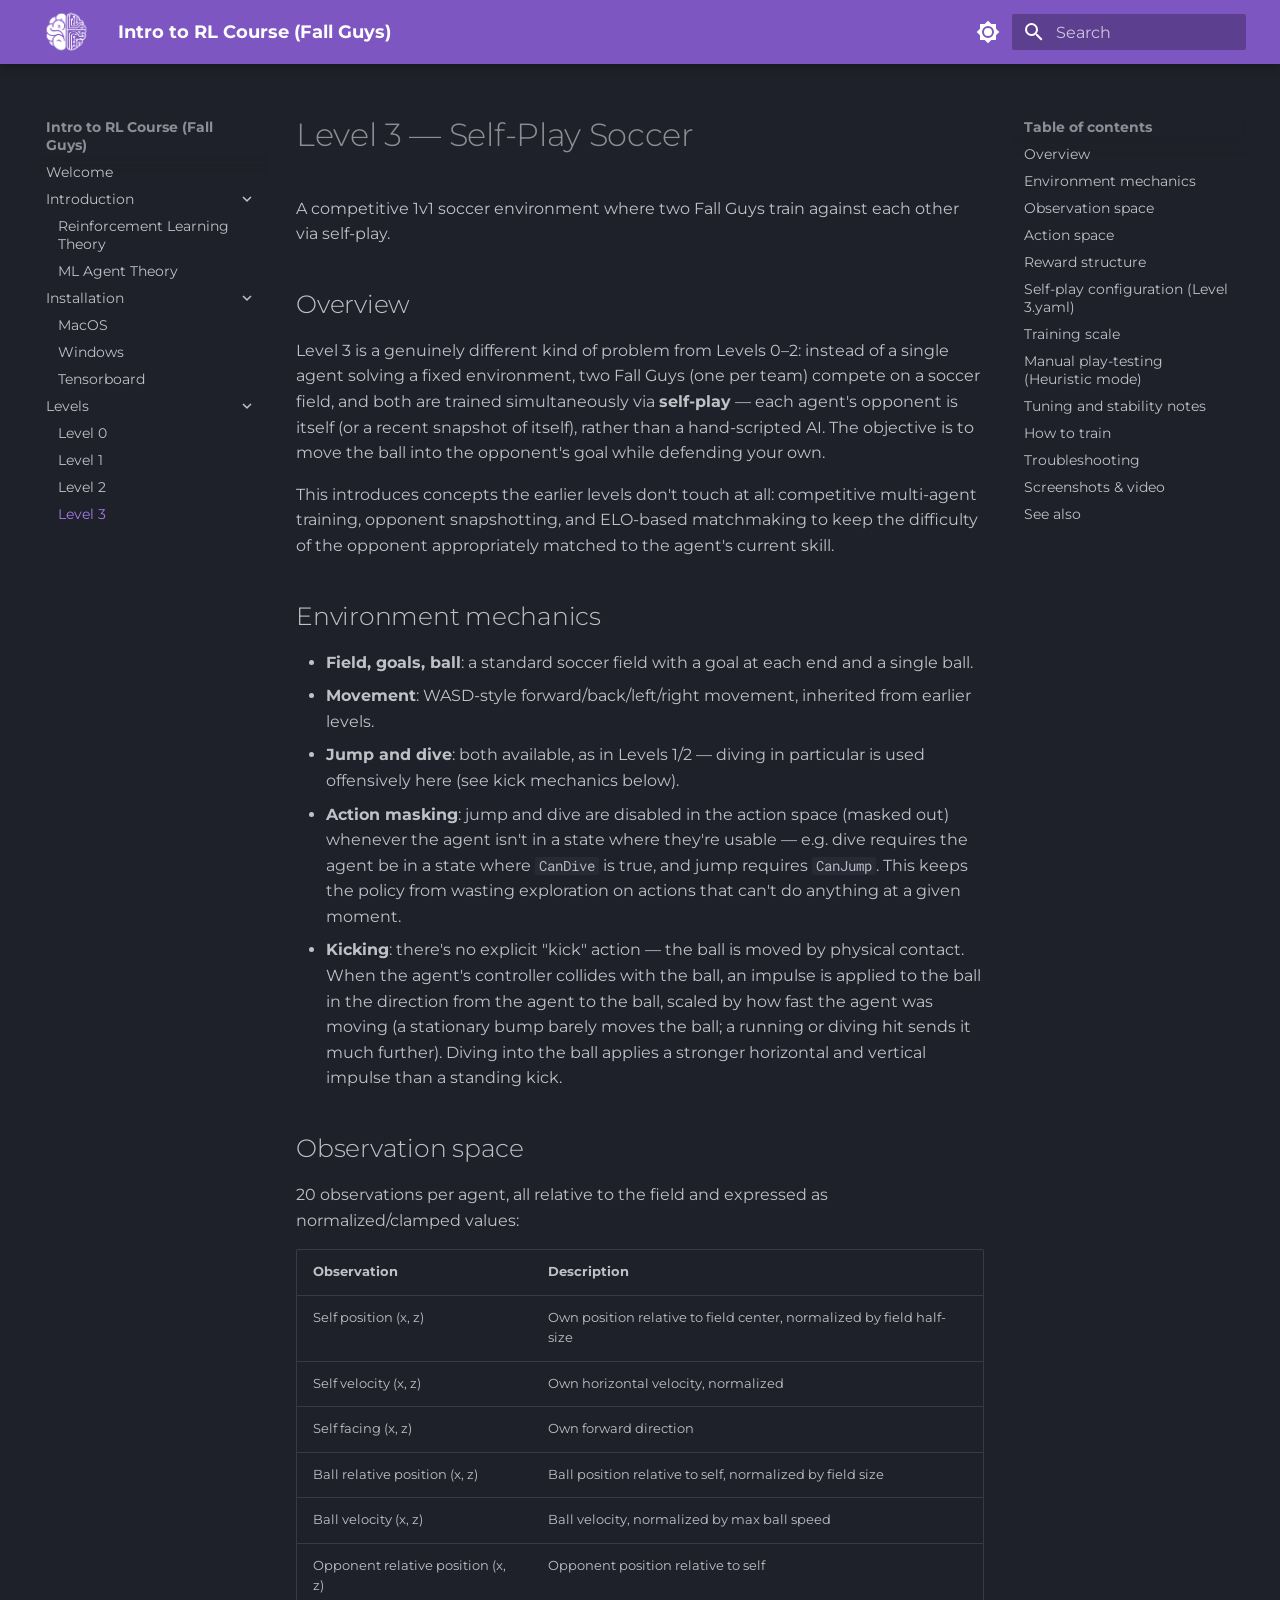
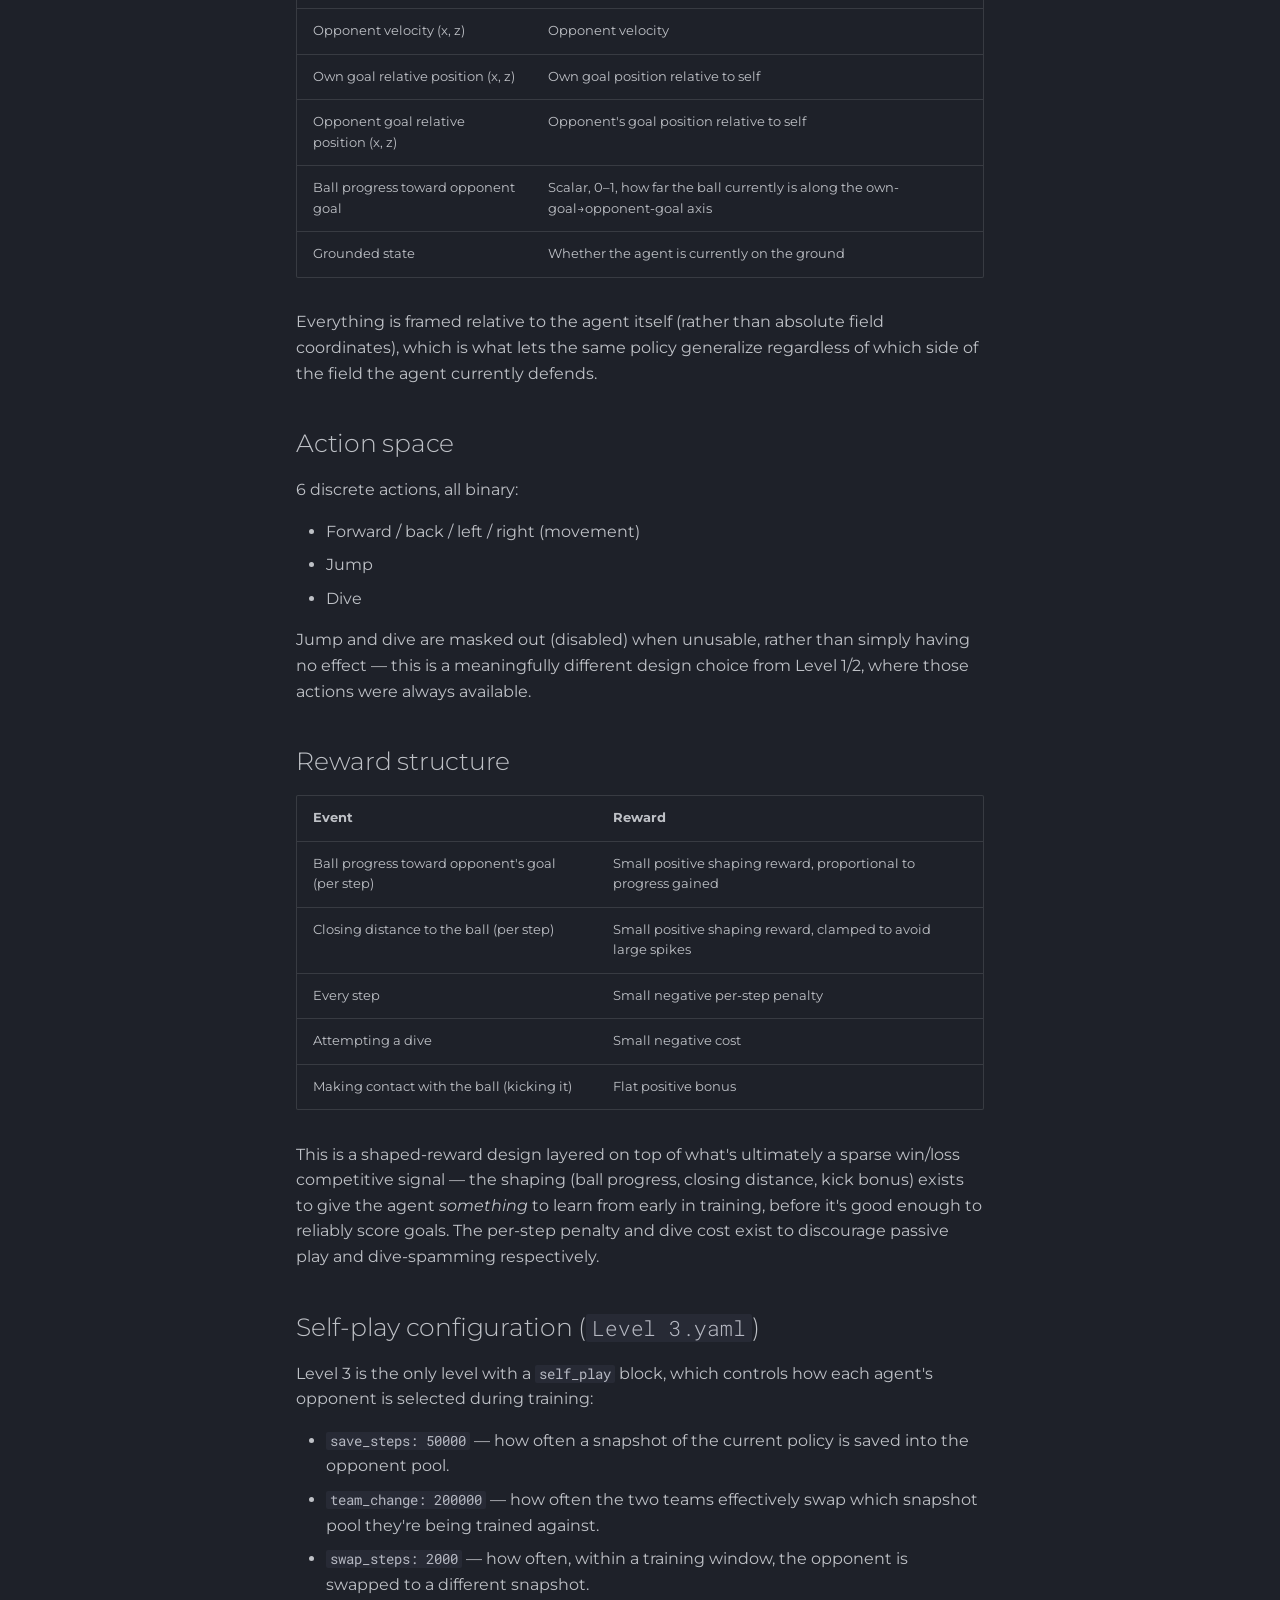
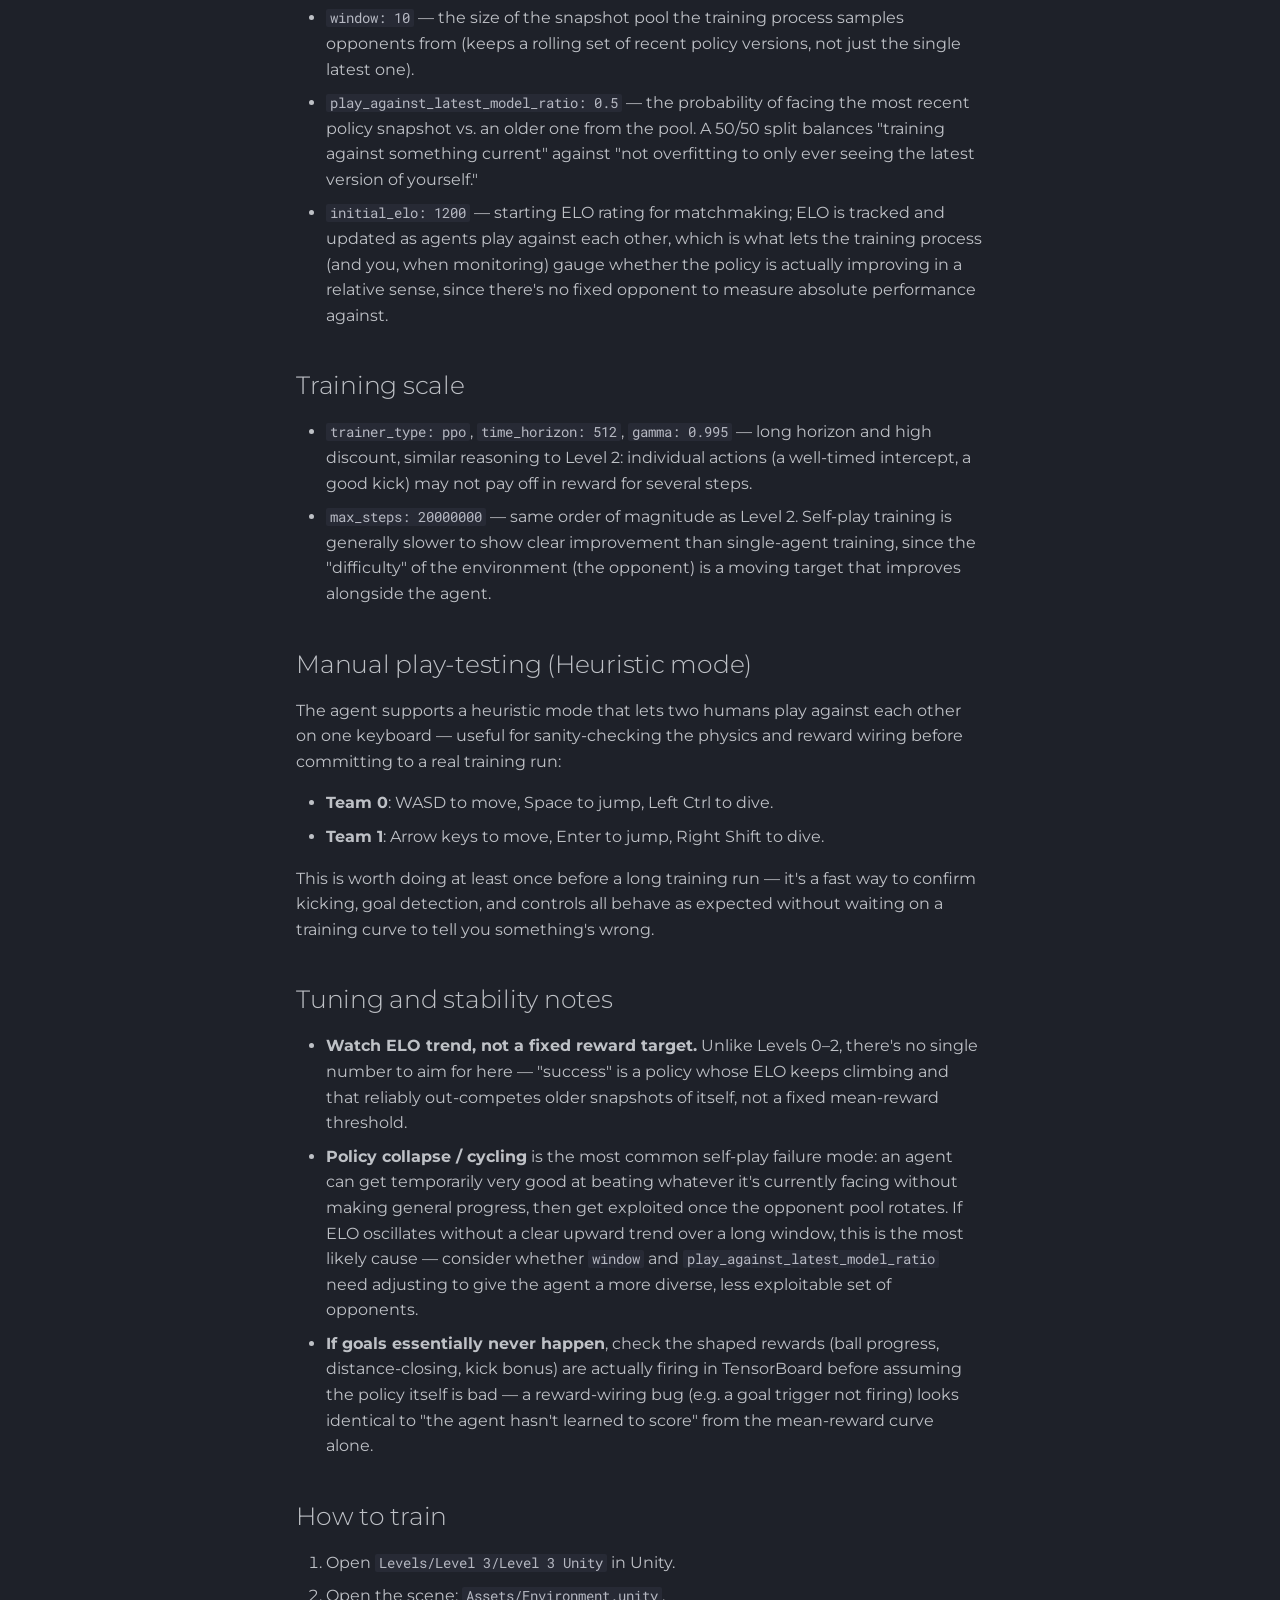
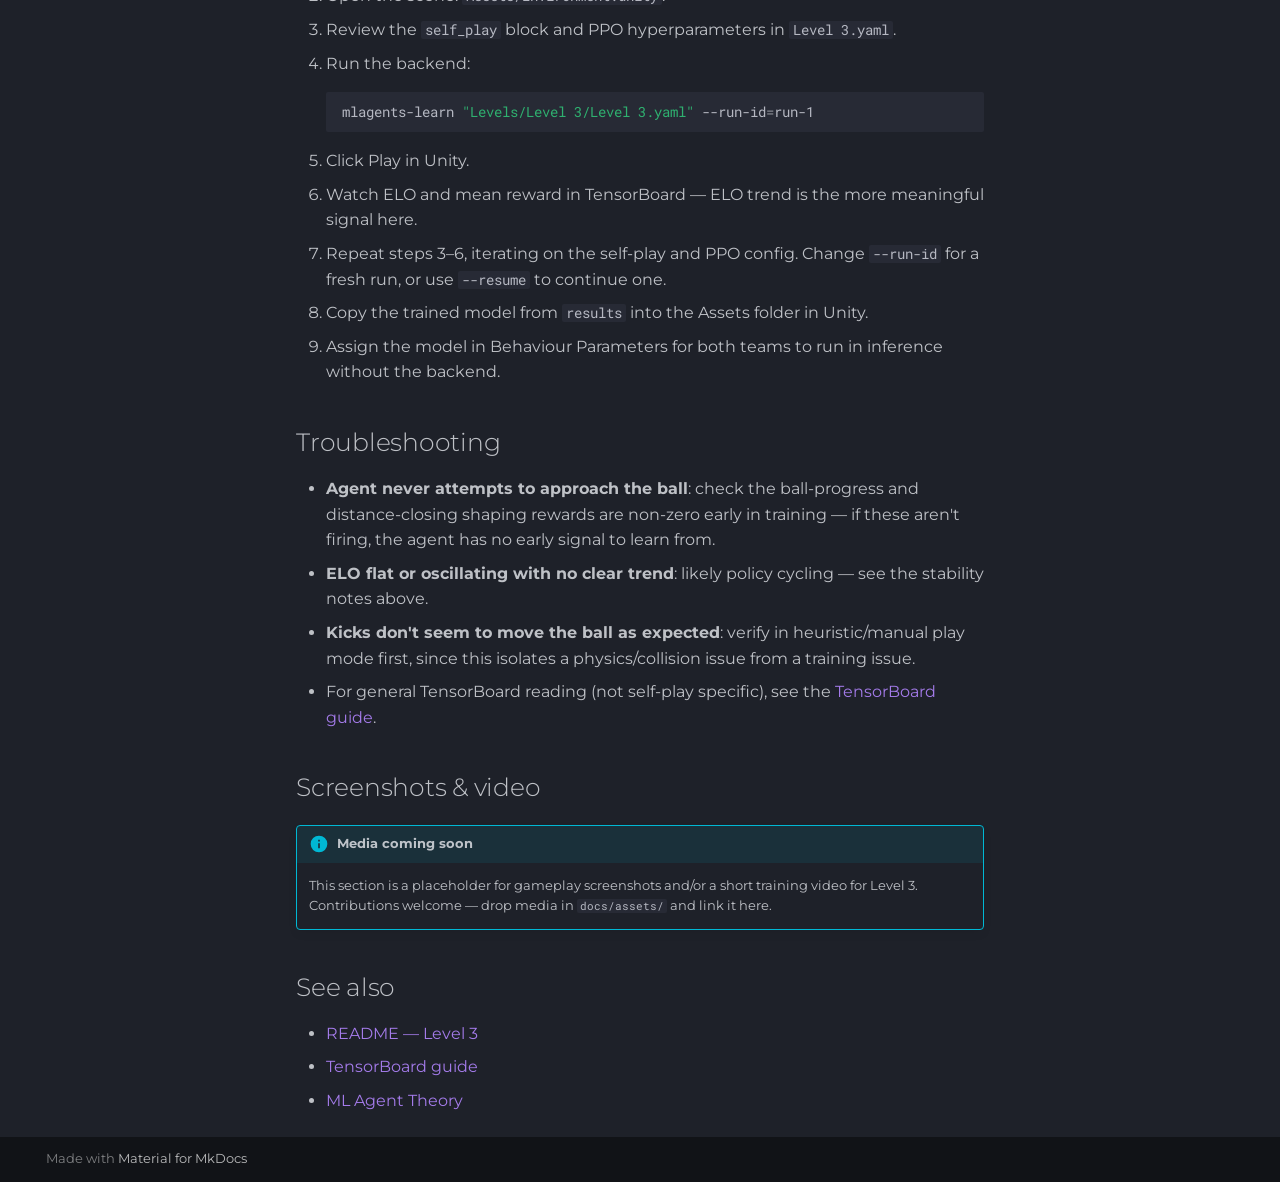
<file: levels/level-3/index.html>
<!doctype html>
<html lang="en" class="no-js">
  <head>
    
      <meta charset="utf-8">
      <meta name="viewport" content="width=device-width,initial-scale=1">
      
      
      
        <link rel="canonical" href="https://sitename.example/levels/level-3/">
      
      
        <link rel="prev" href="../level-2/">
      
      
      
        
      
      
      <link rel="icon" href="../../assets/favicon.ico">
      <meta name="generator" content="mkdocs-1.6.1, mkdocs-material-9.7.6">
    
    
      
        <title>Level 3 - Intro to RL Course (Fall Guys)</title>
      
    
    
      <link rel="stylesheet" href="../../assets/stylesheets/main.484c7ddc.min.css">
      
        
        <link rel="stylesheet" href="../../assets/stylesheets/palette.ab4e12ef.min.css">
      
      


    
    
      
    
    
      
        
        
        <link rel="preconnect" href="https://fonts.gstatic.com" crossorigin>
        <link rel="stylesheet" href="https://fonts.googleapis.com/css?family=Montserrat:300,300i,400,400i,700,700i%7CRoboto+Mono:400,400i,700,700i&display=fallback">
        <style>:root{--md-text-font:"Montserrat";--md-code-font:"Roboto Mono"}</style>
      
    
    
      <link rel="stylesheet" href="../../assets/custom.css">
    
    <script>__md_scope=new URL("../..",location),__md_hash=e=>[...e].reduce(((e,_)=>(e<<5)-e+_.charCodeAt(0)),0),__md_get=(e,_=localStorage,t=__md_scope)=>JSON.parse(_.getItem(t.pathname+"."+e)),__md_set=(e,_,t=localStorage,a=__md_scope)=>{try{t.setItem(a.pathname+"."+e,JSON.stringify(_))}catch(e){}}</script>
    
      

    
    
  </head>
  
  
    
    
      
    
    
    
    
    <body dir="ltr" data-md-color-scheme="slate" data-md-color-primary="deep-purple" data-md-color-accent="deep-purple">
  
    
    <input class="md-toggle" data-md-toggle="drawer" type="checkbox" id="__drawer" autocomplete="off">
    <input class="md-toggle" data-md-toggle="search" type="checkbox" id="__search" autocomplete="off">
    <label class="md-overlay" for="__drawer"></label>
    <div data-md-component="skip">
      
        
        <a href="#level-3-self-play-soccer" class="md-skip">
          Skip to content
        </a>
      
    </div>
    <div data-md-component="announce">
      
    </div>
    
    
      

  

<header class="md-header md-header--shadow" data-md-component="header">
  <nav class="md-header__inner md-grid" aria-label="Header">
    <a href="../.." title="Intro to RL Course (Fall Guys)" class="md-header__button md-logo" aria-label="Intro to RL Course (Fall Guys)" data-md-component="logo">
      
  <img src="../../assets/logo.png" alt="logo">

    </a>
    <label class="md-header__button md-icon" for="__drawer">
      
      <svg xmlns="http://www.w3.org/2000/svg" viewBox="0 0 24 24"><path d="M3 6h18v2H3zm0 5h18v2H3zm0 5h18v2H3z"/></svg>
    </label>
    <div class="md-header__title" data-md-component="header-title">
      <div class="md-header__ellipsis">
        <div class="md-header__topic">
          <span class="md-ellipsis">
            Intro to RL Course (Fall Guys)
          </span>
        </div>
        <div class="md-header__topic" data-md-component="header-topic">
          <span class="md-ellipsis">
            
              Level 3
            
          </span>
        </div>
      </div>
    </div>
    
      
        <form class="md-header__option" data-md-component="palette">
  
    
    
    
    <input class="md-option" data-md-color-media="" data-md-color-scheme="slate" data-md-color-primary="deep-purple" data-md-color-accent="deep-purple"  aria-label="Dark mode"  type="radio" name="__palette" id="__palette_0">
    
      <label class="md-header__button md-icon" title="Dark mode" for="__palette_1" hidden>
        <svg xmlns="http://www.w3.org/2000/svg" viewBox="0 0 24 24"><path d="M12 8a4 4 0 0 0-4 4 4 4 0 0 0 4 4 4 4 0 0 0 4-4 4 4 0 0 0-4-4m0 10a6 6 0 0 1-6-6 6 6 0 0 1 6-6 6 6 0 0 1 6 6 6 6 0 0 1-6 6m8-9.31V4h-4.69L12 .69 8.69 4H4v4.69L.69 12 4 15.31V20h4.69L12 23.31 15.31 20H20v-4.69L23.31 12z"/></svg>
      </label>
    
  
    
    
    
    <input class="md-option" data-md-color-media="" data-md-color-scheme="default" data-md-color-primary="deep-purple" data-md-color-accent="deep-purple"  aria-label="Light mode"  type="radio" name="__palette" id="__palette_1">
    
      <label class="md-header__button md-icon" title="Light mode" for="__palette_0" hidden>
        <svg xmlns="http://www.w3.org/2000/svg" viewBox="0 0 24 24"><path d="M12 18c-.89 0-1.74-.2-2.5-.55C11.56 16.5 13 14.42 13 12s-1.44-4.5-3.5-5.45C10.26 6.2 11.11 6 12 6a6 6 0 0 1 6 6 6 6 0 0 1-6 6m8-9.31V4h-4.69L12 .69 8.69 4H4v4.69L.69 12 4 15.31V20h4.69L12 23.31 15.31 20H20v-4.69L23.31 12z"/></svg>
      </label>
    
  
</form>
      
    
    
      <script>var palette=__md_get("__palette");if(palette&&palette.color){if("(prefers-color-scheme)"===palette.color.media){var media=matchMedia("(prefers-color-scheme: light)"),input=document.querySelector(media.matches?"[data-md-color-media='(prefers-color-scheme: light)']":"[data-md-color-media='(prefers-color-scheme: dark)']");palette.color.media=input.getAttribute("data-md-color-media"),palette.color.scheme=input.getAttribute("data-md-color-scheme"),palette.color.primary=input.getAttribute("data-md-color-primary"),palette.color.accent=input.getAttribute("data-md-color-accent")}for(var[key,value]of Object.entries(palette.color))document.body.setAttribute("data-md-color-"+key,value)}</script>
    
    
    
      
      
        <label class="md-header__button md-icon" for="__search">
          
          <svg xmlns="http://www.w3.org/2000/svg" viewBox="0 0 24 24"><path d="M9.5 3A6.5 6.5 0 0 1 16 9.5c0 1.61-.59 3.09-1.56 4.23l.27.27h.79l5 5-1.5 1.5-5-5v-.79l-.27-.27A6.52 6.52 0 0 1 9.5 16 6.5 6.5 0 0 1 3 9.5 6.5 6.5 0 0 1 9.5 3m0 2C7 5 5 7 5 9.5S7 14 9.5 14 14 12 14 9.5 12 5 9.5 5"/></svg>
        </label>
        <div class="md-search" data-md-component="search" role="dialog">
  <label class="md-search__overlay" for="__search"></label>
  <div class="md-search__inner" role="search">
    <form class="md-search__form" name="search">
      <input type="text" class="md-search__input" name="query" aria-label="Search" placeholder="Search" autocapitalize="off" autocorrect="off" autocomplete="off" spellcheck="false" data-md-component="search-query" required>
      <label class="md-search__icon md-icon" for="__search">
        
        <svg xmlns="http://www.w3.org/2000/svg" viewBox="0 0 24 24"><path d="M9.5 3A6.5 6.5 0 0 1 16 9.5c0 1.61-.59 3.09-1.56 4.23l.27.27h.79l5 5-1.5 1.5-5-5v-.79l-.27-.27A6.52 6.52 0 0 1 9.5 16 6.5 6.5 0 0 1 3 9.5 6.5 6.5 0 0 1 9.5 3m0 2C7 5 5 7 5 9.5S7 14 9.5 14 14 12 14 9.5 12 5 9.5 5"/></svg>
        
        <svg xmlns="http://www.w3.org/2000/svg" viewBox="0 0 24 24"><path d="M20 11v2H8l5.5 5.5-1.42 1.42L4.16 12l7.92-7.92L13.5 5.5 8 11z"/></svg>
      </label>
      <nav class="md-search__options" aria-label="Search">
        
        <button type="reset" class="md-search__icon md-icon" title="Clear" aria-label="Clear" tabindex="-1">
          
          <svg xmlns="http://www.w3.org/2000/svg" viewBox="0 0 24 24"><path d="M19 6.41 17.59 5 12 10.59 6.41 5 5 6.41 10.59 12 5 17.59 6.41 19 12 13.41 17.59 19 19 17.59 13.41 12z"/></svg>
        </button>
      </nav>
      
    </form>
    <div class="md-search__output">
      <div class="md-search__scrollwrap" tabindex="0" data-md-scrollfix>
        <div class="md-search-result" data-md-component="search-result">
          <div class="md-search-result__meta">
            Initializing search
          </div>
          <ol class="md-search-result__list" role="presentation"></ol>
        </div>
      </div>
    </div>
  </div>
</div>
      
    
    
  </nav>
  
</header>
    
    <div class="md-container" data-md-component="container">
      
      
        
          
        
      
      <main class="md-main" data-md-component="main">
        <div class="md-main__inner md-grid">
          
            
              
              <div class="md-sidebar md-sidebar--primary" data-md-component="sidebar" data-md-type="navigation" >
                <div class="md-sidebar__scrollwrap">
                  <div class="md-sidebar__inner">
                    



<nav class="md-nav md-nav--primary" aria-label="Navigation" data-md-level="0">
  <label class="md-nav__title" for="__drawer">
    <a href="../.." title="Intro to RL Course (Fall Guys)" class="md-nav__button md-logo" aria-label="Intro to RL Course (Fall Guys)" data-md-component="logo">
      
  <img src="../../assets/logo.png" alt="logo">

    </a>
    Intro to RL Course (Fall Guys)
  </label>
  
  <ul class="md-nav__list" data-md-scrollfix>
    
      
      
  
  
  
  
    <li class="md-nav__item">
      <a href="../.." class="md-nav__link">
        
  
  
  <span class="md-ellipsis">
    
  
    Welcome
  

    
  </span>
  
  

      </a>
    </li>
  

    
      
      
  
  
  
  
    
    
    
    
    
    <li class="md-nav__item md-nav__item--nested">
      
        
        
          
        
        <input class="md-nav__toggle md-toggle md-toggle--indeterminate" type="checkbox" id="__nav_2" >
        
          
          <label class="md-nav__link" for="__nav_2" id="__nav_2_label" tabindex="0">
            
  
  
  <span class="md-ellipsis">
    
  
    Introduction
  

    
  </span>
  
  

            <span class="md-nav__icon md-icon"></span>
          </label>
        
        <nav class="md-nav" data-md-level="1" aria-labelledby="__nav_2_label" aria-expanded="false">
          <label class="md-nav__title" for="__nav_2">
            <span class="md-nav__icon md-icon"></span>
            
  
    Introduction
  

          </label>
          <ul class="md-nav__list" data-md-scrollfix>
            
              
                
  
  
  
  
    <li class="md-nav__item">
      <a href="../../introduction/rl-theory/" class="md-nav__link">
        
  
  
  <span class="md-ellipsis">
    
  
    Reinforcement Learning Theory
  

    
  </span>
  
  

      </a>
    </li>
  

              
            
              
                
  
  
  
  
    <li class="md-nav__item">
      <a href="../../introduction/ml-agent-theory/" class="md-nav__link">
        
  
  
  <span class="md-ellipsis">
    
  
    ML Agent Theory
  

    
  </span>
  
  

      </a>
    </li>
  

              
            
          </ul>
        </nav>
      
    </li>
  

    
      
      
  
  
  
  
    
    
    
    
    
    <li class="md-nav__item md-nav__item--nested">
      
        
        
          
        
        <input class="md-nav__toggle md-toggle md-toggle--indeterminate" type="checkbox" id="__nav_3" >
        
          
          <label class="md-nav__link" for="__nav_3" id="__nav_3_label" tabindex="0">
            
  
  
  <span class="md-ellipsis">
    
  
    Installation
  

    
  </span>
  
  

            <span class="md-nav__icon md-icon"></span>
          </label>
        
        <nav class="md-nav" data-md-level="1" aria-labelledby="__nav_3_label" aria-expanded="false">
          <label class="md-nav__title" for="__nav_3">
            <span class="md-nav__icon md-icon"></span>
            
  
    Installation
  

          </label>
          <ul class="md-nav__list" data-md-scrollfix>
            
              
                
  
  
  
  
    <li class="md-nav__item">
      <a href="../../installation/macos/" class="md-nav__link">
        
  
  
  <span class="md-ellipsis">
    
  
    MacOS
  

    
  </span>
  
  

      </a>
    </li>
  

              
            
              
                
  
  
  
  
    <li class="md-nav__item">
      <a href="../../installation/windows/" class="md-nav__link">
        
  
  
  <span class="md-ellipsis">
    
  
    Windows
  

    
  </span>
  
  

      </a>
    </li>
  

              
            
              
                
  
  
  
  
    <li class="md-nav__item">
      <a href="../../installation/tensorboard/" class="md-nav__link">
        
  
  
  <span class="md-ellipsis">
    
  
    Tensorboard
  

    
  </span>
  
  

      </a>
    </li>
  

              
            
          </ul>
        </nav>
      
    </li>
  

    
      
      
  
  
    
  
  
  
    
    
    
    
    
    <li class="md-nav__item md-nav__item--active md-nav__item--nested">
      
        
        
        <input class="md-nav__toggle md-toggle " type="checkbox" id="__nav_4" checked>
        
          
          <label class="md-nav__link" for="__nav_4" id="__nav_4_label" tabindex="0">
            
  
  
  <span class="md-ellipsis">
    
  
    Levels
  

    
  </span>
  
  

            <span class="md-nav__icon md-icon"></span>
          </label>
        
        <nav class="md-nav" data-md-level="1" aria-labelledby="__nav_4_label" aria-expanded="true">
          <label class="md-nav__title" for="__nav_4">
            <span class="md-nav__icon md-icon"></span>
            
  
    Levels
  

          </label>
          <ul class="md-nav__list" data-md-scrollfix>
            
              
                
  
  
  
  
    <li class="md-nav__item">
      <a href="../level-0/" class="md-nav__link">
        
  
  
  <span class="md-ellipsis">
    
  
    Level 0
  

    
  </span>
  
  

      </a>
    </li>
  

              
            
              
                
  
  
  
  
    <li class="md-nav__item">
      <a href="../level-1/" class="md-nav__link">
        
  
  
  <span class="md-ellipsis">
    
  
    Level 1
  

    
  </span>
  
  

      </a>
    </li>
  

              
            
              
                
  
  
  
  
    <li class="md-nav__item">
      <a href="../level-2/" class="md-nav__link">
        
  
  
  <span class="md-ellipsis">
    
  
    Level 2
  

    
  </span>
  
  

      </a>
    </li>
  

              
            
              
                
  
  
    
  
  
  
    <li class="md-nav__item md-nav__item--active">
      
      <input class="md-nav__toggle md-toggle" type="checkbox" id="__toc">
      
      
        
      
      
        <label class="md-nav__link md-nav__link--active" for="__toc">
          
  
  
  <span class="md-ellipsis">
    
  
    Level 3
  

    
  </span>
  
  

          <span class="md-nav__icon md-icon"></span>
        </label>
      
      <a href="./" class="md-nav__link md-nav__link--active">
        
  
  
  <span class="md-ellipsis">
    
  
    Level 3
  

    
  </span>
  
  

      </a>
      
        

<nav class="md-nav md-nav--secondary" aria-label="Table of contents">
  
  
  
    
  
  
    <label class="md-nav__title" for="__toc">
      <span class="md-nav__icon md-icon"></span>
      Table of contents
    </label>
    <ul class="md-nav__list" data-md-component="toc" data-md-scrollfix>
      
        <li class="md-nav__item">
  <a href="#overview" class="md-nav__link">
    <span class="md-ellipsis">
      
        Overview
      
    </span>
  </a>
  
</li>
      
        <li class="md-nav__item">
  <a href="#environment-mechanics" class="md-nav__link">
    <span class="md-ellipsis">
      
        Environment mechanics
      
    </span>
  </a>
  
</li>
      
        <li class="md-nav__item">
  <a href="#observation-space" class="md-nav__link">
    <span class="md-ellipsis">
      
        Observation space
      
    </span>
  </a>
  
</li>
      
        <li class="md-nav__item">
  <a href="#action-space" class="md-nav__link">
    <span class="md-ellipsis">
      
        Action space
      
    </span>
  </a>
  
</li>
      
        <li class="md-nav__item">
  <a href="#reward-structure" class="md-nav__link">
    <span class="md-ellipsis">
      
        Reward structure
      
    </span>
  </a>
  
</li>
      
        <li class="md-nav__item">
  <a href="#self-play-configuration-level-3yaml" class="md-nav__link">
    <span class="md-ellipsis">
      
        Self-play configuration (Level 3.yaml)
      
    </span>
  </a>
  
</li>
      
        <li class="md-nav__item">
  <a href="#training-scale" class="md-nav__link">
    <span class="md-ellipsis">
      
        Training scale
      
    </span>
  </a>
  
</li>
      
        <li class="md-nav__item">
  <a href="#manual-play-testing-heuristic-mode" class="md-nav__link">
    <span class="md-ellipsis">
      
        Manual play-testing (Heuristic mode)
      
    </span>
  </a>
  
</li>
      
        <li class="md-nav__item">
  <a href="#tuning-and-stability-notes" class="md-nav__link">
    <span class="md-ellipsis">
      
        Tuning and stability notes
      
    </span>
  </a>
  
</li>
      
        <li class="md-nav__item">
  <a href="#how-to-train" class="md-nav__link">
    <span class="md-ellipsis">
      
        How to train
      
    </span>
  </a>
  
</li>
      
        <li class="md-nav__item">
  <a href="#troubleshooting" class="md-nav__link">
    <span class="md-ellipsis">
      
        Troubleshooting
      
    </span>
  </a>
  
</li>
      
        <li class="md-nav__item">
  <a href="#screenshots-video" class="md-nav__link">
    <span class="md-ellipsis">
      
        Screenshots &amp; video
      
    </span>
  </a>
  
</li>
      
        <li class="md-nav__item">
  <a href="#see-also" class="md-nav__link">
    <span class="md-ellipsis">
      
        See also
      
    </span>
  </a>
  
</li>
      
    </ul>
  
</nav>
      
    </li>
  

              
            
          </ul>
        </nav>
      
    </li>
  

    
  </ul>
</nav>
                  </div>
                </div>
              </div>
            
            
              
              <div class="md-sidebar md-sidebar--secondary" data-md-component="sidebar" data-md-type="toc" >
                <div class="md-sidebar__scrollwrap">
                  <div class="md-sidebar__inner">
                    

<nav class="md-nav md-nav--secondary" aria-label="Table of contents">
  
  
  
    
  
  
    <label class="md-nav__title" for="__toc">
      <span class="md-nav__icon md-icon"></span>
      Table of contents
    </label>
    <ul class="md-nav__list" data-md-component="toc" data-md-scrollfix>
      
        <li class="md-nav__item">
  <a href="#overview" class="md-nav__link">
    <span class="md-ellipsis">
      
        Overview
      
    </span>
  </a>
  
</li>
      
        <li class="md-nav__item">
  <a href="#environment-mechanics" class="md-nav__link">
    <span class="md-ellipsis">
      
        Environment mechanics
      
    </span>
  </a>
  
</li>
      
        <li class="md-nav__item">
  <a href="#observation-space" class="md-nav__link">
    <span class="md-ellipsis">
      
        Observation space
      
    </span>
  </a>
  
</li>
      
        <li class="md-nav__item">
  <a href="#action-space" class="md-nav__link">
    <span class="md-ellipsis">
      
        Action space
      
    </span>
  </a>
  
</li>
      
        <li class="md-nav__item">
  <a href="#reward-structure" class="md-nav__link">
    <span class="md-ellipsis">
      
        Reward structure
      
    </span>
  </a>
  
</li>
      
        <li class="md-nav__item">
  <a href="#self-play-configuration-level-3yaml" class="md-nav__link">
    <span class="md-ellipsis">
      
        Self-play configuration (Level 3.yaml)
      
    </span>
  </a>
  
</li>
      
        <li class="md-nav__item">
  <a href="#training-scale" class="md-nav__link">
    <span class="md-ellipsis">
      
        Training scale
      
    </span>
  </a>
  
</li>
      
        <li class="md-nav__item">
  <a href="#manual-play-testing-heuristic-mode" class="md-nav__link">
    <span class="md-ellipsis">
      
        Manual play-testing (Heuristic mode)
      
    </span>
  </a>
  
</li>
      
        <li class="md-nav__item">
  <a href="#tuning-and-stability-notes" class="md-nav__link">
    <span class="md-ellipsis">
      
        Tuning and stability notes
      
    </span>
  </a>
  
</li>
      
        <li class="md-nav__item">
  <a href="#how-to-train" class="md-nav__link">
    <span class="md-ellipsis">
      
        How to train
      
    </span>
  </a>
  
</li>
      
        <li class="md-nav__item">
  <a href="#troubleshooting" class="md-nav__link">
    <span class="md-ellipsis">
      
        Troubleshooting
      
    </span>
  </a>
  
</li>
      
        <li class="md-nav__item">
  <a href="#screenshots-video" class="md-nav__link">
    <span class="md-ellipsis">
      
        Screenshots &amp; video
      
    </span>
  </a>
  
</li>
      
        <li class="md-nav__item">
  <a href="#see-also" class="md-nav__link">
    <span class="md-ellipsis">
      
        See also
      
    </span>
  </a>
  
</li>
      
    </ul>
  
</nav>
                  </div>
                </div>
              </div>
            
          
          
            <div class="md-content" data-md-component="content">
              
              <article class="md-content__inner md-typeset">
                
                  



<h1 id="level-3-self-play-soccer">Level 3 — Self-Play Soccer</h1>
<p>A competitive 1v1 soccer environment where two Fall Guys train against each other via self-play.</p>
<h2 id="overview">Overview</h2>
<p>Level 3 is a genuinely different kind of problem from Levels 0–2: instead of a single agent solving a fixed environment, two Fall Guys (one per team) compete on a soccer field, and both are trained simultaneously via <strong>self-play</strong> — each agent's opponent is itself (or a recent snapshot of itself), rather than a hand-scripted AI. The objective is to move the ball into the opponent's goal while defending your own.</p>
<p>This introduces concepts the earlier levels don't touch at all: competitive multi-agent training, opponent snapshotting, and ELO-based matchmaking to keep the difficulty of the opponent appropriately matched to the agent's current skill.</p>
<h2 id="environment-mechanics">Environment mechanics</h2>
<ul>
<li><strong>Field, goals, ball</strong>: a standard soccer field with a goal at each end and a single ball.</li>
<li><strong>Movement</strong>: WASD-style forward/back/left/right movement, inherited from earlier levels.</li>
<li><strong>Jump and dive</strong>: both available, as in Levels 1/2 — diving in particular is used offensively here (see kick mechanics below).</li>
<li><strong>Action masking</strong>: jump and dive are disabled in the action space (masked out) whenever the agent isn't in a state where they're usable — e.g. dive requires the agent be in a state where <code>CanDive</code> is true, and jump requires <code>CanJump</code>. This keeps the policy from wasting exploration on actions that can't do anything at a given moment.</li>
<li><strong>Kicking</strong>: there's no explicit "kick" action — the ball is moved by physical contact. When the agent's controller collides with the ball, an impulse is applied to the ball in the direction from the agent to the ball, scaled by how fast the agent was moving (a stationary bump barely moves the ball; a running or diving hit sends it much further). Diving into the ball applies a stronger horizontal and vertical impulse than a standing kick.</li>
</ul>
<h2 id="observation-space">Observation space</h2>
<p>20 observations per agent, all relative to the field and expressed as normalized/clamped values:</p>
<table>
<thead>
<tr>
<th>Observation</th>
<th>Description</th>
</tr>
</thead>
<tbody>
<tr>
<td>Self position (x, z)</td>
<td>Own position relative to field center, normalized by field half-size</td>
</tr>
<tr>
<td>Self velocity (x, z)</td>
<td>Own horizontal velocity, normalized</td>
</tr>
<tr>
<td>Self facing (x, z)</td>
<td>Own forward direction</td>
</tr>
<tr>
<td>Ball relative position (x, z)</td>
<td>Ball position relative to self, normalized by field size</td>
</tr>
<tr>
<td>Ball velocity (x, z)</td>
<td>Ball velocity, normalized by max ball speed</td>
</tr>
<tr>
<td>Opponent relative position (x, z)</td>
<td>Opponent position relative to self</td>
</tr>
<tr>
<td>Opponent velocity (x, z)</td>
<td>Opponent velocity</td>
</tr>
<tr>
<td>Own goal relative position (x, z)</td>
<td>Own goal position relative to self</td>
</tr>
<tr>
<td>Opponent goal relative position (x, z)</td>
<td>Opponent's goal position relative to self</td>
</tr>
<tr>
<td>Ball progress toward opponent goal</td>
<td>Scalar, 0–1, how far the ball currently is along the own-goal→opponent-goal axis</td>
</tr>
<tr>
<td>Grounded state</td>
<td>Whether the agent is currently on the ground</td>
</tr>
</tbody>
</table>
<p>Everything is framed relative to the agent itself (rather than absolute field coordinates), which is what lets the same policy generalize regardless of which side of the field the agent currently defends.</p>
<h2 id="action-space">Action space</h2>
<p>6 discrete actions, all binary:</p>
<ul>
<li>Forward / back / left / right (movement)</li>
<li>Jump</li>
<li>Dive</li>
</ul>
<p>Jump and dive are masked out (disabled) when unusable, rather than simply having no effect — this is a meaningfully different design choice from Level 1/2, where those actions were always available.</p>
<h2 id="reward-structure">Reward structure</h2>
<table>
<thead>
<tr>
<th>Event</th>
<th>Reward</th>
</tr>
</thead>
<tbody>
<tr>
<td>Ball progress toward opponent's goal (per step)</td>
<td>Small positive shaping reward, proportional to progress gained</td>
</tr>
<tr>
<td>Closing distance to the ball (per step)</td>
<td>Small positive shaping reward, clamped to avoid large spikes</td>
</tr>
<tr>
<td>Every step</td>
<td>Small negative per-step penalty</td>
</tr>
<tr>
<td>Attempting a dive</td>
<td>Small negative cost</td>
</tr>
<tr>
<td>Making contact with the ball (kicking it)</td>
<td>Flat positive bonus</td>
</tr>
</tbody>
</table>
<p>This is a shaped-reward design layered on top of what's ultimately a sparse win/loss competitive signal — the shaping (ball progress, closing distance, kick bonus) exists to give the agent <em>something</em> to learn from early in training, before it's good enough to reliably score goals. The per-step penalty and dive cost exist to discourage passive play and dive-spamming respectively.</p>
<h2 id="self-play-configuration-level-3yaml">Self-play configuration (<code>Level 3.yaml</code>)</h2>
<p>Level 3 is the only level with a <code>self_play</code> block, which controls how each agent's opponent is selected during training:</p>
<ul>
<li><code>save_steps: 50000</code> — how often a snapshot of the current policy is saved into the opponent pool.</li>
<li><code>team_change: 200000</code> — how often the two teams effectively swap which snapshot pool they're being trained against.</li>
<li><code>swap_steps: 2000</code> — how often, within a training window, the opponent is swapped to a different snapshot.</li>
<li><code>window: 10</code> — the size of the snapshot pool the training process samples opponents from (keeps a rolling set of recent policy versions, not just the single latest one).</li>
<li><code>play_against_latest_model_ratio: 0.5</code> — the probability of facing the most recent policy snapshot vs. an older one from the pool. A 50/50 split balances "training against something current" against "not overfitting to only ever seeing the latest version of yourself."</li>
<li><code>initial_elo: 1200</code> — starting ELO rating for matchmaking; ELO is tracked and updated as agents play against each other, which is what lets the training process (and you, when monitoring) gauge whether the policy is actually improving in a relative sense, since there's no fixed opponent to measure absolute performance against.</li>
</ul>
<h2 id="training-scale">Training scale</h2>
<ul>
<li><code>trainer_type: ppo</code>, <code>time_horizon: 512</code>, <code>gamma: 0.995</code> — long horizon and high discount, similar reasoning to Level 2: individual actions (a well-timed intercept, a good kick) may not pay off in reward for several steps.</li>
<li><code>max_steps: 20000000</code> — same order of magnitude as Level 2. Self-play training is generally slower to show clear improvement than single-agent training, since the "difficulty" of the environment (the opponent) is a moving target that improves alongside the agent.</li>
</ul>
<h2 id="manual-play-testing-heuristic-mode">Manual play-testing (Heuristic mode)</h2>
<p>The agent supports a heuristic mode that lets two humans play against each other on one keyboard — useful for sanity-checking the physics and reward wiring before committing to a real training run:</p>
<ul>
<li><strong>Team 0</strong>: WASD to move, Space to jump, Left Ctrl to dive.</li>
<li><strong>Team 1</strong>: Arrow keys to move, Enter to jump, Right Shift to dive.</li>
</ul>
<p>This is worth doing at least once before a long training run — it's a fast way to confirm kicking, goal detection, and controls all behave as expected without waiting on a training curve to tell you something's wrong.</p>
<h2 id="tuning-and-stability-notes">Tuning and stability notes</h2>
<ul>
<li><strong>Watch ELO trend, not a fixed reward target.</strong> Unlike Levels 0–2, there's no single number to aim for here — "success" is a policy whose ELO keeps climbing and that reliably out-competes older snapshots of itself, not a fixed mean-reward threshold.</li>
<li><strong>Policy collapse / cycling</strong> is the most common self-play failure mode: an agent can get temporarily very good at beating whatever it's currently facing without making general progress, then get exploited once the opponent pool rotates. If ELO oscillates without a clear upward trend over a long window, this is the most likely cause — consider whether <code>window</code> and <code>play_against_latest_model_ratio</code> need adjusting to give the agent a more diverse, less exploitable set of opponents.</li>
<li><strong>If goals essentially never happen</strong>, check the shaped rewards (ball progress, distance-closing, kick bonus) are actually firing in TensorBoard before assuming the policy itself is bad — a reward-wiring bug (e.g. a goal trigger not firing) looks identical to "the agent hasn't learned to score" from the mean-reward curve alone.</li>
</ul>
<h2 id="how-to-train">How to train</h2>
<ol>
<li>Open <code>Levels/Level 3/Level 3 Unity</code> in Unity.</li>
<li>Open the scene: <code>Assets/Environment.unity</code>.</li>
<li>Review the <code>self_play</code> block and PPO hyperparameters in <code>Level 3.yaml</code>.</li>
<li>Run the backend:
   <div class="language-bash highlight"><pre><span></span><code><span id="__span-0-1"><a id="__codelineno-0-1" name="__codelineno-0-1" href="#__codelineno-0-1"></a>mlagents-learn<span class="w"> </span><span class="s2">&quot;Levels/Level 3/Level 3.yaml&quot;</span><span class="w"> </span>--run-id<span class="o">=</span>run-1
</span></code></pre></div></li>
<li>Click Play in Unity.</li>
<li>Watch ELO and mean reward in TensorBoard — ELO trend is the more meaningful signal here.</li>
<li>Repeat steps 3–6, iterating on the self-play and PPO config. Change <code>--run-id</code> for a fresh run, or use <code>--resume</code> to continue one.</li>
<li>Copy the trained model from <code>results</code> into the Assets folder in Unity.</li>
<li>Assign the model in Behaviour Parameters for both teams to run in inference without the backend.</li>
</ol>
<h2 id="troubleshooting">Troubleshooting</h2>
<ul>
<li><strong>Agent never attempts to approach the ball</strong>: check the ball-progress and distance-closing shaping rewards are non-zero early in training — if these aren't firing, the agent has no early signal to learn from.</li>
<li><strong>ELO flat or oscillating with no clear trend</strong>: likely policy cycling — see the stability notes above.</li>
<li><strong>Kicks don't seem to move the ball as expected</strong>: verify in heuristic/manual play mode first, since this isolates a physics/collision issue from a training issue.</li>
<li>For general TensorBoard reading (not self-play specific), see the <a href="../../installation/tensorboard/">TensorBoard guide</a>.</li>
</ul>
<h2 id="screenshots-video">Screenshots &amp; video</h2>
<div class="admonition info">
<p class="admonition-title">Media coming soon</p>
<p>This section is a placeholder for gameplay screenshots and/or a short training video for Level 3. Contributions welcome — drop media in <code>docs/assets/</code> and link it here.</p>
</div>
<h2 id="see-also">See also</h2>
<ul>
<li><a href="https://github.com/AISoc-UNSW/FallGuys#level-3">README — Level 3</a></li>
<li><a href="../../installation/tensorboard/">TensorBoard guide</a></li>
<li><a href="../../introduction/ml-agent-theory/">ML Agent Theory</a></li>
</ul>












                
              </article>
            </div>
          
          
<script>var target=document.getElementById(location.hash.slice(1));target&&target.name&&(target.checked=target.name.startsWith("__tabbed_"))</script>
        </div>
        
          <button type="button" class="md-top md-icon" data-md-component="top" hidden>
  
  <svg xmlns="http://www.w3.org/2000/svg" viewBox="0 0 24 24"><path d="M13 20h-2V8l-5.5 5.5-1.42-1.42L12 4.16l7.92 7.92-1.42 1.42L13 8z"/></svg>
  Back to top
</button>
        
      </main>
      
        <footer class="md-footer">
  
  <div class="md-footer-meta md-typeset">
    <div class="md-footer-meta__inner md-grid">
      <div class="md-copyright">
  
  
    Made with
    <a href="https://squidfunk.github.io/mkdocs-material/" target="_blank" rel="noopener">
      Material for MkDocs
    </a>
  
</div>
      
    </div>
  </div>
</footer>
      
    </div>
    <div class="md-dialog" data-md-component="dialog">
      <div class="md-dialog__inner md-typeset"></div>
    </div>
    
    
    
      
      
      <script id="__config" type="application/json">{"annotate": null, "base": "../..", "features": ["navigation.expand", "toc.follow", "navigation.top"], "search": "../../assets/javascripts/workers/search.2c215733.min.js", "tags": null, "translations": {"clipboard.copied": "Copied to clipboard", "clipboard.copy": "Copy to clipboard", "search.result.more.one": "1 more on this page", "search.result.more.other": "# more on this page", "search.result.none": "No matching documents", "search.result.one": "1 matching document", "search.result.other": "# matching documents", "search.result.placeholder": "Type to start searching", "search.result.term.missing": "Missing", "select.version": "Select version"}, "version": null}</script>
    
    
      <script src="../../assets/javascripts/bundle.79ae519e.min.js"></script>
      
    
  </body>
</html>
</file>
<file: assets/custom.css>
/* Larger logo in the header */
.md-header__button.md-logo img,
.md-header__button.md-logo svg {
  width: 40px;
  height: 40px;
}
</file>
<file: assets/stylesheets/main.484c7ddc.min.css>
@charset "UTF-8";html{-webkit-text-size-adjust:none;-moz-text-size-adjust:none;text-size-adjust:none;box-sizing:border-box}*,:after,:before{box-sizing:inherit}@media (prefers-reduced-motion){*,:after,:before{transition:none!important}}body{margin:0}a,button,input,label{-webkit-tap-highlight-color:transparent}a{color:inherit;text-decoration:none}hr{border:0;box-sizing:initial;display:block;height:.05rem;overflow:visible;padding:0}small{font-size:80%}sub,sup{line-height:1em}img{border-style:none}table{border-collapse:initial;border-spacing:0}td,th{font-weight:400;vertical-align:top}button{background:#0000;border:0;font-family:inherit;font-size:inherit;margin:0;padding:0}input{border:0;outline:none}:root{--md-primary-fg-color:#4051b5;--md-primary-fg-color--light:#5d6cc0;--md-primary-fg-color--dark:#303fa1;--md-primary-bg-color:#fff;--md-primary-bg-color--light:#ffffffb3;--md-accent-fg-color:#526cfe;--md-accent-fg-color--transparent:#526cfe1a;--md-accent-bg-color:#fff;--md-accent-bg-color--light:#ffffffb3}[data-md-color-scheme=default]{color-scheme:light}[data-md-color-scheme=default] img[src$="#gh-dark-mode-only"],[data-md-color-scheme=default] img[src$="#only-dark"]{display:none}:root,[data-md-color-scheme=default]{--md-hue:225deg;--md-default-fg-color:#000000de;--md-default-fg-color--light:#0000008a;--md-default-fg-color--lighter:#00000052;--md-default-fg-color--lightest:#00000012;--md-default-bg-color:#fff;--md-default-bg-color--light:#ffffffb3;--md-default-bg-color--lighter:#ffffff4d;--md-default-bg-color--lightest:#ffffff1f;--md-code-fg-color:#36464e;--md-code-bg-color:#f5f5f5;--md-code-bg-color--light:#f5f5f5b3;--md-code-bg-color--lighter:#f5f5f54d;--md-code-hl-color:#4287ff;--md-code-hl-color--light:#4287ff1a;--md-code-hl-number-color:#d52a2a;--md-code-hl-special-color:#db1457;--md-code-hl-function-color:#a846b9;--md-code-hl-constant-color:#6e59d9;--md-code-hl-keyword-color:#3f6ec6;--md-code-hl-string-color:#1c7d4d;--md-code-hl-name-color:var(--md-code-fg-color);--md-code-hl-operator-color:var(--md-default-fg-color--light);--md-code-hl-punctuation-color:var(--md-default-fg-color--light);--md-code-hl-comment-color:var(--md-default-fg-color--light);--md-code-hl-generic-color:var(--md-default-fg-color--light);--md-code-hl-variable-color:var(--md-default-fg-color--light);--md-typeset-color:var(--md-default-fg-color);--md-typeset-a-color:var(--md-primary-fg-color);--md-typeset-del-color:#f5503d26;--md-typeset-ins-color:#0bd57026;--md-typeset-kbd-color:#fafafa;--md-typeset-kbd-accent-color:#fff;--md-typeset-kbd-border-color:#b8b8b8;--md-typeset-mark-color:#ffff0080;--md-typeset-table-color:#0000001f;--md-typeset-table-color--light:rgba(0,0,0,.035);--md-admonition-fg-color:var(--md-default-fg-color);--md-admonition-bg-color:var(--md-default-bg-color);--md-warning-fg-color:#000000de;--md-warning-bg-color:#ff9;--md-footer-fg-color:#fff;--md-footer-fg-color--light:#ffffffb3;--md-footer-fg-color--lighter:#ffffff73;--md-footer-bg-color:#000000de;--md-footer-bg-color--dark:#00000052;--md-shadow-z1:0 0.2rem 0.5rem #0000000d,0 0 0.05rem #0000001a;--md-shadow-z2:0 0.2rem 0.5rem #0000001a,0 0 0.05rem #00000040;--md-shadow-z3:0 0.2rem 0.5rem #0003,0 0 0.05rem #00000059}.md-icon svg{fill:currentcolor;display:block;height:1.2rem;width:1.2rem}body{-webkit-font-smoothing:antialiased;-moz-osx-font-smoothing:grayscale;--md-text-font-family:var(--md-text-font,_),-apple-system,BlinkMacSystemFont,Helvetica,Arial,sans-serif;--md-code-font-family:var(--md-code-font,_),SFMono-Regular,Consolas,Menlo,monospace}aside,body,input{font-feature-settings:"kern","liga";color:var(--md-typeset-color);font-family:var(--md-text-font-family)}code,kbd,pre{font-feature-settings:"kern";font-family:var(--md-code-font-family)}:root{--md-typeset-table-sort-icon:url('data:image/svg+xml;charset=utf-8,<svg xmlns="http://www.w3.org/2000/svg" viewBox="0 0 24 24"><path d="m18 21-4-4h3V7h-3l4-4 4 4h-3v10h3M2 19v-2h10v2M2 13v-2h7v2M2 7V5h4v2z"/></svg>');--md-typeset-table-sort-icon--asc:url('data:image/svg+xml;charset=utf-8,<svg xmlns="http://www.w3.org/2000/svg" viewBox="0 0 24 24"><path d="M19 17h3l-4 4-4-4h3V3h2M2 17h10v2H2M6 5v2H2V5m0 6h7v2H2z"/></svg>');--md-typeset-table-sort-icon--desc:url('data:image/svg+xml;charset=utf-8,<svg xmlns="http://www.w3.org/2000/svg" viewBox="0 0 24 24"><path d="M19 7h3l-4-4-4 4h3v14h2M2 17h10v2H2M6 5v2H2V5m0 6h7v2H2z"/></svg>')}.md-typeset{-webkit-print-color-adjust:exact;color-adjust:exact;font-size:.8rem;line-height:1.6;overflow-wrap:break-word}@media print{.md-typeset{font-size:.68rem}}.md-typeset blockquote,.md-typeset dl,.md-typeset figure,.md-typeset ol,.md-typeset pre,.md-typeset ul{margin-bottom:1em;margin-top:1em}.md-typeset h1{color:var(--md-default-fg-color--light);font-size:2em;line-height:1.3;margin:0 0 1.25em}.md-typeset h1,.md-typeset h2{font-weight:300;letter-spacing:-.01em}.md-typeset h2{font-size:1.5625em;line-height:1.4;margin:1.6em 0 .64em}.md-typeset h3{font-size:1.25em;font-weight:400;letter-spacing:-.01em;line-height:1.5;margin:1.6em 0 .8em}.md-typeset h2+h3{margin-top:.8em}.md-typeset h4{font-weight:700;letter-spacing:-.01em;margin:1em 0}.md-typeset h5,.md-typeset h6{color:var(--md-default-fg-color--light);font-size:.8em;font-weight:700;letter-spacing:-.01em;margin:1.25em 0}.md-typeset h5{text-transform:uppercase}.md-typeset h5 code{text-transform:none}.md-typeset hr{border-bottom:.05rem solid var(--md-default-fg-color--lightest);display:flow-root;margin:1.5em 0}.md-typeset a{color:var(--md-typeset-a-color);word-break:break-word}.md-typeset a,.md-typeset a:before{transition:color 125ms}.md-typeset a:focus,.md-typeset a:hover{color:var(--md-accent-fg-color)}.md-typeset a:focus code,.md-typeset a:hover code{background-color:var(--md-accent-fg-color--transparent);color:var(--md-accent-fg-color)}.md-typeset a code{color:var(--md-typeset-a-color)}.md-typeset a.focus-visible{outline-color:var(--md-accent-fg-color);outline-offset:.2rem}.md-typeset code,.md-typeset kbd,.md-typeset pre{color:var(--md-code-fg-color);direction:ltr;font-variant-ligatures:none;transition:background-color 125ms}@media print{.md-typeset code,.md-typeset kbd,.md-typeset pre{white-space:pre-wrap}}.md-typeset code{background-color:var(--md-code-bg-color);border-radius:.1rem;-webkit-box-decoration-break:clone;box-decoration-break:clone;font-size:.85em;padding:0 .2941176471em;transition:color 125ms,background-color 125ms;word-break:break-word}.md-typeset code:not(.focus-visible){-webkit-tap-highlight-color:transparent;outline:none}.md-typeset pre{display:flow-root;line-height:1.4;position:relative}.md-typeset pre>code{-webkit-box-decoration-break:slice;box-decoration-break:slice;box-shadow:none;display:block;margin:0;outline-color:var(--md-accent-fg-color);overflow:auto;padding:.7720588235em 1.1764705882em;scrollbar-color:var(--md-default-fg-color--lighter) #0000;scrollbar-width:thin;touch-action:auto;word-break:normal}.md-typeset pre>code:hover{scrollbar-color:var(--md-accent-fg-color) #0000}.md-typeset pre>code::-webkit-scrollbar{height:.2rem;width:.2rem}.md-typeset pre>code::-webkit-scrollbar-thumb{background-color:var(--md-default-fg-color--lighter)}.md-typeset pre>code::-webkit-scrollbar-thumb:hover{background-color:var(--md-accent-fg-color)}.md-typeset kbd{background-color:var(--md-typeset-kbd-color);border-radius:.1rem;box-shadow:0 .1rem 0 .05rem var(--md-typeset-kbd-border-color),0 .1rem 0 var(--md-typeset-kbd-border-color),0 -.1rem .2rem var(--md-typeset-kbd-accent-color) inset;color:var(--md-default-fg-color);display:inline-block;font-size:.75em;padding:0 .6666666667em;vertical-align:text-top;word-break:break-word}.md-typeset mark{background-color:var(--md-typeset-mark-color);-webkit-box-decoration-break:clone;box-decoration-break:clone;color:inherit;word-break:break-word}.md-typeset abbr{cursor:help;text-decoration:none}.md-typeset [data-preview],.md-typeset abbr{border-bottom:.05rem dotted var(--md-default-fg-color--light)}.md-typeset small{opacity:.75}[dir=ltr] .md-typeset sub,[dir=ltr] .md-typeset sup{margin-left:.078125em}[dir=rtl] .md-typeset sub,[dir=rtl] .md-typeset sup{margin-right:.078125em}[dir=ltr] .md-typeset blockquote{padding-left:.6rem}[dir=rtl] .md-typeset blockquote{padding-right:.6rem}[dir=ltr] .md-typeset blockquote{border-left:.2rem solid var(--md-default-fg-color--lighter)}[dir=rtl] .md-typeset blockquote{border-right:.2rem solid var(--md-default-fg-color--lighter)}.md-typeset blockquote{color:var(--md-default-fg-color--light);margin-left:0;margin-right:0}.md-typeset ul{list-style-type:disc}.md-typeset ul[type]{list-style-type:revert-layer}[dir=ltr] .md-typeset ol,[dir=ltr] .md-typeset ul{margin-left:.625em}[dir=rtl] .md-typeset ol,[dir=rtl] .md-typeset ul{margin-right:.625em}.md-typeset ol,.md-typeset ul{padding:0}.md-typeset ol:not([hidden]),.md-typeset ul:not([hidden]){display:flow-root}.md-typeset ol ol,.md-typeset ul ol{list-style-type:lower-alpha}.md-typeset ol ol ol,.md-typeset ul ol ol{list-style-type:lower-roman}.md-typeset ol ol ol ol,.md-typeset ul ol ol ol{list-style-type:upper-alpha}.md-typeset ol ol ol ol ol,.md-typeset ul ol ol ol ol{list-style-type:upper-roman}.md-typeset ol[type],.md-typeset ul[type]{list-style-type:revert-layer}[dir=ltr] .md-typeset ol li,[dir=ltr] .md-typeset ul li{margin-left:1.25em}[dir=rtl] .md-typeset ol li,[dir=rtl] .md-typeset ul li{margin-right:1.25em}.md-typeset ol li,.md-typeset ul li{margin-bottom:.5em}.md-typeset ol li blockquote,.md-typeset ol li p,.md-typeset ul li blockquote,.md-typeset ul li p{margin:.5em 0}.md-typeset ol li:last-child,.md-typeset ul li:last-child{margin-bottom:0}[dir=ltr] .md-typeset ol li ol,[dir=ltr] .md-typeset ol li ul,[dir=ltr] .md-typeset ul li ol,[dir=ltr] .md-typeset ul li ul{margin-left:.625em}[dir=rtl] .md-typeset ol li ol,[dir=rtl] .md-typeset ol li ul,[dir=rtl] .md-typeset ul li ol,[dir=rtl] .md-typeset ul li ul{margin-right:.625em}.md-typeset ol li ol,.md-typeset ol li ul,.md-typeset ul li ol,.md-typeset ul li ul{margin-bottom:.5em;margin-top:.5em}[dir=ltr] .md-typeset dd{margin-left:1.875em}[dir=rtl] .md-typeset dd{margin-right:1.875em}.md-typeset dd{margin-bottom:1.5em;margin-top:1em}.md-typeset img,.md-typeset svg,.md-typeset video{height:auto;max-width:100%}.md-typeset img[align=left]{margin:1em 1em 1em 0}.md-typeset img[align=right]{margin:1em 0 1em 1em}.md-typeset img[align]:only-child{margin-top:0}.md-typeset figure{display:flow-root;margin:1em auto;max-width:100%;text-align:center;width:fit-content}.md-typeset figure img{display:block;margin:0 auto}.md-typeset figcaption{font-style:italic;margin:1em auto;max-width:24rem}.md-typeset iframe{max-width:100%}.md-typeset table:not([class]){background-color:var(--md-default-bg-color);border:.05rem solid var(--md-typeset-table-color);border-radius:.1rem;display:inline-block;font-size:.64rem;max-width:100%;overflow:auto;touch-action:auto}@media print{.md-typeset table:not([class]){display:table}}.md-typeset table:not([class])+*{margin-top:1.5em}.md-typeset table:not([class]) td>:first-child,.md-typeset table:not([class]) th>:first-child{margin-top:0}.md-typeset table:not([class]) td>:last-child,.md-typeset table:not([class]) th>:last-child{margin-bottom:0}.md-typeset table:not([class]) td:not([align]),.md-typeset table:not([class]) th:not([align]){text-align:left}[dir=rtl] .md-typeset table:not([class]) td:not([align]),[dir=rtl] .md-typeset table:not([class]) th:not([align]){text-align:right}.md-typeset table:not([class]) th{font-weight:700;min-width:5rem;padding:.9375em 1.25em;vertical-align:top}.md-typeset table:not([class]) td{border-top:.05rem solid var(--md-typeset-table-color);padding:.9375em 1.25em;vertical-align:top}.md-typeset table:not([class]) tbody tr{transition:background-color 125ms}.md-typeset table:not([class]) tbody tr:hover{background-color:var(--md-typeset-table-color--light);box-shadow:0 .05rem 0 var(--md-default-bg-color) inset}.md-typeset table:not([class]) a{word-break:normal}.md-typeset table th[role=columnheader]{cursor:pointer}[dir=ltr] .md-typeset table th[role=columnheader]:after{margin-left:.5em}[dir=rtl] .md-typeset table th[role=columnheader]:after{margin-right:.5em}.md-typeset table th[role=columnheader]:after{content:"";display:inline-block;height:1.2em;-webkit-mask-image:var(--md-typeset-table-sort-icon);mask-image:var(--md-typeset-table-sort-icon);-webkit-mask-repeat:no-repeat;mask-repeat:no-repeat;-webkit-mask-size:contain;mask-size:contain;transition:background-color 125ms;vertical-align:text-bottom;width:1.2em}.md-typeset table th[role=columnheader]:hover:after{background-color:var(--md-default-fg-color--lighter)}.md-typeset table th[role=columnheader][aria-sort=ascending]:after{background-color:var(--md-default-fg-color--light);-webkit-mask-image:var(--md-typeset-table-sort-icon--asc);mask-image:var(--md-typeset-table-sort-icon--asc)}.md-typeset table th[role=columnheader][aria-sort=descending]:after{background-color:var(--md-default-fg-color--light);-webkit-mask-image:var(--md-typeset-table-sort-icon--desc);mask-image:var(--md-typeset-table-sort-icon--desc)}.md-typeset__scrollwrap{margin:1em -.8rem;overflow-x:auto;touch-action:auto}.md-typeset__table{display:inline-block;margin-bottom:.5em;padding:0 .8rem}@media print{.md-typeset__table{display:block}}html .md-typeset__table table{display:table;margin:0;overflow:hidden;width:100%}@media screen and (max-width:44.984375em){.md-content__inner>pre{margin:1em -.8rem}.md-content__inner>pre code{border-radius:0}}.md-typeset .md-author{border-radius:100%;display:block;flex-shrink:0;height:1.6rem;overflow:hidden;position:relative;transition:color 125ms,transform 125ms;width:1.6rem}.md-typeset .md-author img{display:block}.md-typeset .md-author--more{background:var(--md-default-fg-color--lightest);color:var(--md-default-fg-color--lighter);font-size:.6rem;font-weight:700;line-height:1.6rem;text-align:center}.md-typeset .md-author--long{height:2.4rem;width:2.4rem}.md-typeset a.md-author{transform:scale(1)}.md-typeset a.md-author img{border-radius:100%;filter:grayscale(100%) opacity(75%);transition:filter 125ms}.md-typeset a.md-author:focus,.md-typeset a.md-author:hover{transform:scale(1.1);z-index:1}.md-typeset a.md-author:focus img,.md-typeset a.md-author:hover img{filter:grayscale(0)}.md-banner{background-color:var(--md-footer-bg-color);color:var(--md-footer-fg-color);overflow:auto}@media print{.md-banner{display:none}}.md-banner--warning{background-color:var(--md-warning-bg-color);color:var(--md-warning-fg-color)}.md-banner__inner{font-size:.7rem;margin:.6rem auto;padding:0 .8rem}[dir=ltr] .md-banner__button{float:right}[dir=rtl] .md-banner__button{float:left}.md-banner__button{color:inherit;cursor:pointer;transition:opacity .25s}.no-js .md-banner__button{display:none}.md-banner__button:hover{opacity:.7}html{font-size:125%;height:100%;overflow-x:hidden}@media screen and (min-width:100em){html{font-size:137.5%}}@media screen and (min-width:125em){html{font-size:150%}}body{background-color:var(--md-default-bg-color);display:flex;flex-direction:column;font-size:.5rem;min-height:100%;position:relative;width:100%}@media print{body{display:block}}@media screen and (max-width:59.984375em){body[data-md-scrolllock]{position:fixed}}.md-grid{margin-left:auto;margin-right:auto;max-width:61rem}.md-container{display:flex;flex-direction:column;flex-grow:1}@media print{.md-container{display:block}}.md-main{flex-grow:1}.md-main__inner{display:flex;height:100%;margin-top:1.5rem}.md-ellipsis{overflow:hidden;text-overflow:ellipsis}.md-toggle{display:none}.md-option{height:0;opacity:0;position:absolute;width:0}.md-option:checked+label:not([hidden]){display:block}.md-option.focus-visible+label{outline-color:var(--md-accent-fg-color);outline-style:auto}.md-skip{background-color:var(--md-default-fg-color);border-radius:.1rem;color:var(--md-default-bg-color);font-size:.64rem;margin:.5rem;opacity:0;outline-color:var(--md-accent-fg-color);padding:.3rem .5rem;position:fixed;transform:translateY(.4rem);z-index:-1}.md-skip:focus{opacity:1;transform:translateY(0);transition:transform .25s cubic-bezier(.4,0,.2,1),opacity 175ms 75ms;z-index:10}@page{margin:25mm}:root{--md-clipboard-icon:url('data:image/svg+xml;charset=utf-8,<svg xmlns="http://www.w3.org/2000/svg" viewBox="0 0 24 24"><path d="M19 21H8V7h11m0-2H8a2 2 0 0 0-2 2v14a2 2 0 0 0 2 2h11a2 2 0 0 0 2-2V7a2 2 0 0 0-2-2m-3-4H4a2 2 0 0 0-2 2v14h2V3h12z"/></svg>')}.md-clipboard{border-radius:.1rem;color:var(--md-default-fg-color--lightest);cursor:pointer;height:1.5em;outline-color:var(--md-accent-fg-color);outline-offset:.1rem;transition:color .25s;width:1.5em;z-index:1}@media print{.md-clipboard{display:none}}.md-clipboard:not(.focus-visible){-webkit-tap-highlight-color:transparent;outline:none}:hover>.md-clipboard{color:var(--md-default-fg-color--light)}.md-clipboard:focus,.md-clipboard:hover{color:var(--md-accent-fg-color)}.md-clipboard:after{background-color:currentcolor;content:"";display:block;height:1.125em;margin:0 auto;-webkit-mask-image:var(--md-clipboard-icon);mask-image:var(--md-clipboard-icon);-webkit-mask-position:center;mask-position:center;-webkit-mask-repeat:no-repeat;mask-repeat:no-repeat;-webkit-mask-size:contain;mask-size:contain;width:1.125em}.md-clipboard--inline{cursor:pointer}.md-clipboard--inline code{transition:color .25s,background-color .25s}.md-clipboard--inline:focus code,.md-clipboard--inline:hover code{background-color:var(--md-accent-fg-color--transparent);color:var(--md-accent-fg-color)}:root{--md-code-select-icon:url('data:image/svg+xml;charset=utf-8,<svg xmlns="http://www.w3.org/2000/svg" viewBox="0 0 24 24"><path d="M19 19h-4v2h4c1.1 0 2-.9 2-2v-4h-2m0-12h-4v2h4v4h2V5c0-1.1-.9-2-2-2M5 5h4V3H5c-1.1 0-2 .9-2 2v4h2m0 6H3v4c0 1.1.9 2 2 2h4v-2H5zm2-4h2v2H7zm4 0h2v2h-2zm4 0h2v2h-2zM7 7h2v2H7zm4 0h2v2h-2zm4 0h2v2h-2zm-8 8h2v2H7zm4 0h2v2h-2zm4 0h2v2h-2z"/></svg>');--md-code-copy-icon:url('data:image/svg+xml;charset=utf-8,<svg xmlns="http://www.w3.org/2000/svg" viewBox="0 0 24 24"><path d="M19 21H8V7h11m0-2H8a2 2 0 0 0-2 2v14a2 2 0 0 0 2 2h11a2 2 0 0 0 2-2V7a2 2 0 0 0-2-2m-3-4H4a2 2 0 0 0-2 2v14h2V3h12z"/></svg>')}.md-typeset .md-code__content{display:grid}.md-code__nav{background-color:var(--md-code-bg-color--lighter);border-radius:.1rem;display:flex;gap:.2rem;padding:.2rem;position:absolute;right:.25em;top:.25em;transition:background-color .25s;z-index:1}:hover>.md-code__nav{background-color:var(--md-code-bg-color--light)}.md-code__button{color:var(--md-default-fg-color--lightest);cursor:pointer;display:block;height:1.5em;outline-color:var(--md-accent-fg-color);outline-offset:.1rem;transition:color .25s;width:1.5em}:hover>*>.md-code__button{color:var(--md-default-fg-color--light)}.md-code__button.focus-visible,.md-code__button:hover{color:var(--md-accent-fg-color)}.md-code__button--active{color:var(--md-default-fg-color)!important}.md-code__button:after{background-color:currentcolor;content:"";display:block;height:1.125em;margin:0 auto;-webkit-mask-position:center;mask-position:center;-webkit-mask-repeat:no-repeat;mask-repeat:no-repeat;-webkit-mask-size:contain;mask-size:contain;width:1.125em}.md-code__button[data-md-type=select]:after{-webkit-mask-image:var(--md-code-select-icon);mask-image:var(--md-code-select-icon)}.md-code__button[data-md-type=copy]:after{-webkit-mask-image:var(--md-code-copy-icon);mask-image:var(--md-code-copy-icon)}@keyframes consent{0%{opacity:0;transform:translateY(100%)}to{opacity:1;transform:translateY(0)}}@keyframes overlay{0%{opacity:0}to{opacity:1}}.md-consent__overlay{animation:overlay .25s both;-webkit-backdrop-filter:blur(.1rem);backdrop-filter:blur(.1rem);background-color:#0000008a;height:100%;opacity:1;position:fixed;top:0;width:100%;z-index:5}.md-consent__inner{animation:consent .5s cubic-bezier(.1,.7,.1,1) both;background-color:var(--md-default-bg-color);border:0;border-radius:.1rem;bottom:0;box-shadow:0 0 .2rem #0000001a,0 .2rem .4rem #0003;max-height:100%;overflow:auto;padding:0;position:fixed;width:100%;z-index:5}.md-consent__form{padding:.8rem}.md-consent__settings{display:none;margin:1em 0}input:checked+.md-consent__settings{display:block}.md-consent__controls{margin-bottom:.8rem}.md-typeset .md-consent__controls .md-button{display:inline}@media screen and (max-width:44.984375em){.md-typeset .md-consent__controls .md-button{display:block;margin-top:.4rem;text-align:center;width:100%}}.md-consent label{cursor:pointer}.md-content{flex-grow:1;min-width:0}.md-content__inner{margin:0 .8rem 1.2rem;padding-top:.6rem}@media screen and (min-width:76.25em){[dir=ltr] .md-sidebar--primary:not([hidden])~.md-content>.md-content__inner{margin-left:1.2rem}[dir=ltr] .md-sidebar--secondary:not([hidden])~.md-content>.md-content__inner,[dir=rtl] .md-sidebar--primary:not([hidden])~.md-content>.md-content__inner{margin-right:1.2rem}[dir=rtl] .md-sidebar--secondary:not([hidden])~.md-content>.md-content__inner{margin-left:1.2rem}}.md-content__inner:before{content:"";display:block;height:.4rem}.md-content__inner>:last-child{margin-bottom:0}[dir=ltr] .md-content__button{float:right}[dir=rtl] .md-content__button{float:left}[dir=ltr] .md-content__button{margin-left:.4rem}[dir=rtl] .md-content__button{margin-right:.4rem}.md-content__button{margin:.4rem 0;padding:0}@media print{.md-content__button{display:none}}.md-typeset .md-content__button{color:var(--md-default-fg-color--lighter)}.md-content__button svg{display:inline;vertical-align:top}[dir=rtl] .md-content__button svg{transform:scaleX(-1)}[dir=ltr] .md-dialog{right:.8rem}[dir=rtl] .md-dialog{left:.8rem}.md-dialog{background-color:var(--md-default-fg-color);border-radius:.1rem;bottom:.8rem;box-shadow:var(--md-shadow-z3);min-width:11.1rem;opacity:0;padding:.4rem .6rem;pointer-events:none;position:fixed;transform:translateY(100%);transition:transform 0ms .4s,opacity .4s;z-index:4}@media print{.md-dialog{display:none}}.md-dialog--active{opacity:1;pointer-events:auto;transform:translateY(0);transition:transform .4s cubic-bezier(.075,.85,.175,1),opacity .4s}.md-dialog__inner{color:var(--md-default-bg-color);font-size:.7rem}.md-feedback{margin:2em 0 1em;text-align:center}.md-feedback fieldset{border:none;margin:0;padding:0}.md-feedback__title{font-weight:700;margin:1em auto}.md-feedback__inner{position:relative}.md-feedback__list{display:flex;flex-wrap:wrap;place-content:baseline center;position:relative}.md-feedback__list:hover .md-icon:not(:disabled){color:var(--md-default-fg-color--lighter)}:disabled .md-feedback__list{min-height:1.8rem}.md-feedback__icon{color:var(--md-default-fg-color--light);cursor:pointer;flex-shrink:0;margin:0 .1rem;transition:color 125ms}.md-feedback__icon:not(:disabled).md-icon:hover{color:var(--md-accent-fg-color)}.md-feedback__icon:disabled{color:var(--md-default-fg-color--lightest);pointer-events:none}.md-feedback__note{opacity:0;position:relative;transform:translateY(.4rem);transition:transform .4s cubic-bezier(.1,.7,.1,1),opacity .15s}.md-feedback__note>*{margin:0 auto;max-width:16rem}:disabled .md-feedback__note{opacity:1;transform:translateY(0)}@media print{.md-feedback{display:none}}.md-footer{background-color:var(--md-footer-bg-color);color:var(--md-footer-fg-color)}@media print{.md-footer{display:none}}.md-footer__inner{justify-content:space-between;overflow:auto;padding:.2rem}.md-footer__inner:not([hidden]){display:flex}.md-footer__link{align-items:end;display:flex;flex-grow:0.01;margin-bottom:.4rem;margin-top:1rem;max-width:100%;outline-color:var(--md-accent-fg-color);overflow:hidden;transition:opacity .25s}.md-footer__link:focus,.md-footer__link:hover{opacity:.7}[dir=rtl] .md-footer__link svg{transform:scaleX(-1)}@media screen and (max-width:44.984375em){.md-footer__link--prev{flex-shrink:0}.md-footer__link--prev .md-footer__title{display:none}}[dir=ltr] .md-footer__link--next{margin-left:auto}[dir=rtl] .md-footer__link--next{margin-right:auto}.md-footer__link--next{text-align:right}[dir=rtl] .md-footer__link--next{text-align:left}.md-footer__title{flex-grow:1;font-size:.9rem;margin-bottom:.7rem;max-width:calc(100% - 2.4rem);padding:0 1rem;white-space:nowrap}.md-footer__button{margin:.2rem;padding:.4rem}.md-footer__direction{font-size:.64rem;opacity:.7}.md-footer-meta{background-color:var(--md-footer-bg-color--dark)}.md-footer-meta__inner{display:flex;flex-wrap:wrap;justify-content:space-between;padding:.2rem}html .md-footer-meta.md-typeset a{color:var(--md-footer-fg-color--light)}html .md-footer-meta.md-typeset a:focus,html .md-footer-meta.md-typeset a:hover{color:var(--md-footer-fg-color)}.md-copyright{color:var(--md-footer-fg-color--lighter);font-size:.64rem;margin:auto .6rem;padding:.4rem 0;width:100%}@media screen and (min-width:45em){.md-copyright{width:auto}}.md-copyright__highlight{color:var(--md-footer-fg-color--light)}.md-social{display:inline-flex;gap:.2rem;margin:0 .4rem;padding:.2rem 0 .6rem}@media screen and (min-width:45em){.md-social{padding:.6rem 0}}.md-social__link{display:inline-block;height:1.6rem;text-align:center;width:1.6rem}.md-social__link:before{line-height:1.9}.md-social__link svg{fill:currentcolor;max-height:.8rem;vertical-align:-25%}.md-typeset .md-button{border:.1rem solid;border-radius:.1rem;color:var(--md-primary-fg-color);cursor:pointer;display:inline-block;font-weight:700;padding:.625em 2em;transition:color 125ms,background-color 125ms,border-color 125ms}.md-typeset .md-button--primary{background-color:var(--md-primary-fg-color);border-color:var(--md-primary-fg-color);color:var(--md-primary-bg-color)}.md-typeset .md-button:focus,.md-typeset .md-button:hover{background-color:var(--md-accent-fg-color);border-color:var(--md-accent-fg-color);color:var(--md-accent-bg-color)}[dir=ltr] .md-typeset .md-input{border-top-left-radius:.1rem}[dir=ltr] .md-typeset .md-input,[dir=rtl] .md-typeset .md-input{border-top-right-radius:.1rem}[dir=rtl] .md-typeset .md-input{border-top-left-radius:.1rem}.md-typeset .md-input{border-bottom:.1rem solid var(--md-default-fg-color--lighter);box-shadow:var(--md-shadow-z1);font-size:.8rem;height:1.8rem;padding:0 .6rem;transition:border .25s,box-shadow .25s}.md-typeset .md-input:focus,.md-typeset .md-input:hover{border-bottom-color:var(--md-accent-fg-color);box-shadow:var(--md-shadow-z2)}.md-typeset .md-input--stretch{width:100%}.md-header{background-color:var(--md-primary-fg-color);box-shadow:0 0 .2rem #0000,0 .2rem .4rem #0000;color:var(--md-primary-bg-color);display:block;left:0;position:sticky;right:0;top:0;z-index:4}@media print{.md-header{display:none}}.md-header[hidden]{transform:translateY(-100%);transition:transform .25s cubic-bezier(.8,0,.6,1),box-shadow .25s}.md-header--shadow{box-shadow:0 0 .2rem #0000001a,0 .2rem .4rem #0003;transition:transform .25s cubic-bezier(.1,.7,.1,1),box-shadow .25s}.md-header__inner{align-items:center;display:flex;padding:0 .2rem}.md-header__button{color:currentcolor;cursor:pointer;margin:.2rem;outline-color:var(--md-accent-fg-color);padding:.4rem;position:relative;transition:opacity .25s;vertical-align:middle;z-index:1}.md-header__button:hover{opacity:.7}.md-header__button:not([hidden]){display:inline-block}.md-header__button:not(.focus-visible){-webkit-tap-highlight-color:transparent;outline:none}.md-header__button.md-logo{margin:.2rem;padding:.4rem}@media screen and (max-width:76.234375em){.md-header__button.md-logo{display:none}}.md-header__button.md-logo img,.md-header__button.md-logo svg{fill:currentcolor;display:block;height:1.2rem;width:auto}@media screen and (min-width:60em){.md-header__button[for=__search]{display:none}}.no-js .md-header__button[for=__search]{display:none}[dir=rtl] .md-header__button[for=__search] svg{transform:scaleX(-1)}@media screen and (min-width:76.25em){.md-header__button[for=__drawer]{display:none}}.md-header__topic{display:flex;max-width:100%;position:absolute;transition:transform .4s cubic-bezier(.1,.7,.1,1),opacity .15s;white-space:nowrap}.md-header__topic+.md-header__topic{opacity:0;pointer-events:none;transform:translateX(1.25rem);transition:transform .4s cubic-bezier(1,.7,.1,.1),opacity .15s;z-index:-1}[dir=rtl] .md-header__topic+.md-header__topic{transform:translateX(-1.25rem)}.md-header__topic:first-child{font-weight:700}[dir=ltr] .md-header__title{margin-left:1rem;margin-right:.4rem}[dir=rtl] .md-header__title{margin-left:.4rem;margin-right:1rem}.md-header__title{flex-grow:1;font-size:.9rem;height:2.4rem;line-height:2.4rem}.md-header__title--active .md-header__topic{opacity:0;pointer-events:none;transform:translateX(-1.25rem);transition:transform .4s cubic-bezier(1,.7,.1,.1),opacity .15s;z-index:-1}[dir=rtl] .md-header__title--active .md-header__topic{transform:translateX(1.25rem)}.md-header__title--active .md-header__topic+.md-header__topic{opacity:1;pointer-events:auto;transform:translateX(0);transition:transform .4s cubic-bezier(.1,.7,.1,1),opacity .15s;z-index:0}.md-header__title>.md-header__ellipsis{height:100%;position:relative;width:100%}.md-header__option{display:flex;flex-shrink:0;max-width:100%;transition:max-width 0ms .25s,opacity .25s .25s;white-space:nowrap}[data-md-toggle=search]:checked~.md-header .md-header__option{max-width:0;opacity:0;transition:max-width 0ms,opacity 0ms}.md-header__option>input{bottom:0}.md-header__source{display:none}@media screen and (min-width:60em){[dir=ltr] .md-header__source{margin-left:1rem}[dir=rtl] .md-header__source{margin-right:1rem}.md-header__source{display:block;max-width:11.7rem;width:11.7rem}}@media screen and (min-width:76.25em){[dir=ltr] .md-header__source{margin-left:1.4rem}[dir=rtl] .md-header__source{margin-right:1.4rem}}.md-meta{color:var(--md-default-fg-color--light);font-size:.7rem;line-height:1.3}.md-meta__list{display:inline-flex;flex-wrap:wrap;list-style:none;margin:0;padding:0}.md-meta__item:not(:last-child):after{content:"·";margin-left:.2rem;margin-right:.2rem}.md-meta__link{color:var(--md-typeset-a-color)}.md-meta__link:focus,.md-meta__link:hover{color:var(--md-accent-fg-color)}.md-draft{background-color:#ff1744;border-radius:.125em;color:#fff;display:inline-block;font-weight:700;padding-left:.5714285714em;padding-right:.5714285714em}:root{--md-nav-icon--prev:url('data:image/svg+xml;charset=utf-8,<svg xmlns="http://www.w3.org/2000/svg" viewBox="0 0 24 24"><path d="M20 11v2H8l5.5 5.5-1.42 1.42L4.16 12l7.92-7.92L13.5 5.5 8 11z"/></svg>');--md-nav-icon--next:url('data:image/svg+xml;charset=utf-8,<svg xmlns="http://www.w3.org/2000/svg" viewBox="0 0 24 24"><path d="M8.59 16.58 13.17 12 8.59 7.41 10 6l6 6-6 6z"/></svg>');--md-toc-icon:url('data:image/svg+xml;charset=utf-8,<svg xmlns="http://www.w3.org/2000/svg" viewBox="0 0 24 24"><path d="M3 9h14V7H3zm0 4h14v-2H3zm0 4h14v-2H3zm16 0h2v-2h-2zm0-10v2h2V7zm0 6h2v-2h-2z"/></svg>')}.md-nav{font-size:.7rem;line-height:1.3}.md-nav__title{color:var(--md-default-fg-color--light);display:block;font-weight:700;overflow:hidden;padding:0 .6rem;text-overflow:ellipsis}.md-nav__title .md-nav__button{display:none}.md-nav__title .md-nav__button img{height:100%;width:auto}.md-nav__title .md-nav__button.md-logo img,.md-nav__title .md-nav__button.md-logo svg{fill:currentcolor;display:block;height:2.4rem;max-width:100%;object-fit:contain;width:auto}.md-nav__list{list-style:none;margin:0;padding:0}.md-nav__link{align-items:flex-start;display:flex;gap:.4rem;margin-top:.625em;scroll-snap-align:start;transition:color 125ms}.md-nav__link--passed,.md-nav__link--passed code{color:var(--md-default-fg-color--light)}.md-nav__item .md-nav__link--active,.md-nav__item .md-nav__link--active code{color:var(--md-typeset-a-color)}.md-nav__link .md-ellipsis{position:relative}.md-nav__link .md-ellipsis code{word-break:normal}[dir=ltr] .md-nav__link .md-icon:last-child{margin-left:auto}[dir=rtl] .md-nav__link .md-icon:last-child{margin-right:auto}.md-nav__link .md-typeset{font-size:.7rem;line-height:1.3}.md-nav__link svg{fill:currentcolor;flex-shrink:0;height:1.3em;position:relative}.md-nav__link[for]:focus,.md-nav__link[for]:hover,.md-nav__link[href]:focus,.md-nav__link[href]:hover{color:var(--md-accent-fg-color);cursor:pointer}.md-nav__link[for]:focus code,.md-nav__link[for]:hover code,.md-nav__link[href]:focus code,.md-nav__link[href]:hover code{background-color:var(--md-accent-fg-color--transparent);color:var(--md-accent-fg-color)}.md-nav__link.focus-visible{outline-color:var(--md-accent-fg-color);outline-offset:.2rem}.md-nav--primary .md-nav__link[for=__toc]{display:none}.md-nav--primary .md-nav__link[for=__toc] .md-icon:after{background-color:currentcolor;display:block;height:100%;-webkit-mask-image:var(--md-toc-icon);mask-image:var(--md-toc-icon);width:100%}.md-nav--primary .md-nav__link[for=__toc]~.md-nav{display:none}.md-nav__container>.md-nav__link{margin-top:0}.md-nav__container>.md-nav__link:first-child{flex-grow:1;min-width:0}.md-nav__icon{flex-shrink:0}.md-nav__source{display:none}@media screen and (max-width:76.234375em){.md-nav--primary,.md-nav--primary .md-nav{background-color:var(--md-default-bg-color);display:flex;flex-direction:column;height:100%;left:0;position:absolute;right:0;top:0;z-index:1}.md-nav--primary .md-nav__item,.md-nav--primary .md-nav__title{font-size:.8rem;line-height:1.5}.md-nav--primary .md-nav__title{background-color:var(--md-default-fg-color--lightest);color:var(--md-default-fg-color--light);cursor:pointer;height:5.6rem;line-height:2.4rem;padding:3rem .8rem .2rem;position:relative;white-space:nowrap}[dir=ltr] .md-nav--primary .md-nav__title .md-nav__icon{left:.4rem}[dir=rtl] .md-nav--primary .md-nav__title .md-nav__icon{right:.4rem}.md-nav--primary .md-nav__title .md-nav__icon{display:block;height:1.2rem;margin:.2rem;position:absolute;top:.4rem;width:1.2rem}.md-nav--primary .md-nav__title .md-nav__icon:after{background-color:currentcolor;content:"";display:block;height:100%;-webkit-mask-image:var(--md-nav-icon--prev);mask-image:var(--md-nav-icon--prev);-webkit-mask-position:center;mask-position:center;-webkit-mask-repeat:no-repeat;mask-repeat:no-repeat;-webkit-mask-size:contain;mask-size:contain;width:100%}.md-nav--primary .md-nav__title~.md-nav__list{background-color:var(--md-default-bg-color);box-shadow:0 .05rem 0 var(--md-default-fg-color--lightest) inset;overflow-y:auto;scroll-snap-type:y mandatory;touch-action:pan-y}.md-nav--primary .md-nav__title~.md-nav__list>:first-child{border-top:0}.md-nav--primary .md-nav__title[for=__drawer]{background-color:var(--md-primary-fg-color);color:var(--md-primary-bg-color);font-weight:700}.md-nav--primary .md-nav__title .md-logo{display:block;left:.2rem;margin:.2rem;padding:.4rem;position:absolute;right:.2rem;top:.2rem}.md-nav--primary .md-nav__list{flex:1}.md-nav--primary .md-nav__item{border-top:.05rem solid var(--md-default-fg-color--lightest)}.md-nav--primary .md-nav__item--active>.md-nav__link{color:var(--md-typeset-a-color)}.md-nav--primary .md-nav__item--active>.md-nav__link:focus,.md-nav--primary .md-nav__item--active>.md-nav__link:hover{color:var(--md-accent-fg-color)}.md-nav--primary .md-nav__link{margin-top:0;padding:.6rem .8rem}.md-nav--primary .md-nav__link svg{margin-top:.1em}.md-nav--primary .md-nav__link>.md-nav__link{padding:0}[dir=ltr] .md-nav--primary .md-nav__link .md-nav__icon{margin-right:-.2rem}[dir=rtl] .md-nav--primary .md-nav__link .md-nav__icon{margin-left:-.2rem}.md-nav--primary .md-nav__link .md-nav__icon{font-size:1.2rem;height:1.2rem;width:1.2rem}.md-nav--primary .md-nav__link .md-nav__icon:after{background-color:currentcolor;content:"";display:block;height:100%;-webkit-mask-image:var(--md-nav-icon--next);mask-image:var(--md-nav-icon--next);-webkit-mask-position:center;mask-position:center;-webkit-mask-repeat:no-repeat;mask-repeat:no-repeat;-webkit-mask-size:contain;mask-size:contain;width:100%}[dir=rtl] .md-nav--primary .md-nav__icon:after{transform:scale(-1)}.md-nav--primary .md-nav--secondary .md-nav{background-color:initial;position:static}[dir=ltr] .md-nav--primary .md-nav--secondary .md-nav .md-nav__link{padding-left:1.4rem}[dir=rtl] .md-nav--primary .md-nav--secondary .md-nav .md-nav__link{padding-right:1.4rem}[dir=ltr] .md-nav--primary .md-nav--secondary .md-nav .md-nav .md-nav__link{padding-left:2rem}[dir=rtl] .md-nav--primary .md-nav--secondary .md-nav .md-nav .md-nav__link{padding-right:2rem}[dir=ltr] .md-nav--primary .md-nav--secondary .md-nav .md-nav .md-nav .md-nav__link{padding-left:2.6rem}[dir=rtl] .md-nav--primary .md-nav--secondary .md-nav .md-nav .md-nav .md-nav__link{padding-right:2.6rem}[dir=ltr] .md-nav--primary .md-nav--secondary .md-nav .md-nav .md-nav .md-nav .md-nav__link{padding-left:3.2rem}[dir=rtl] .md-nav--primary .md-nav--secondary .md-nav .md-nav .md-nav .md-nav .md-nav__link{padding-right:3.2rem}.md-nav--secondary{background-color:initial}.md-nav__toggle~.md-nav{display:flex;opacity:0;transform:translateX(100%);transition:transform .25s cubic-bezier(.8,0,.6,1),opacity 125ms 50ms}[dir=rtl] .md-nav__toggle~.md-nav{transform:translateX(-100%)}.md-nav__toggle:checked~.md-nav{opacity:1;transform:translateX(0);transition:transform .25s cubic-bezier(.4,0,.2,1),opacity 125ms 125ms}.md-nav__toggle:checked~.md-nav>.md-nav__list{backface-visibility:hidden}}@media screen and (max-width:59.984375em){.md-nav--primary .md-nav__link[for=__toc]{display:flex}.md-nav--primary .md-nav__link[for=__toc] .md-icon:after{content:""}.md-nav--primary .md-nav__link[for=__toc]+.md-nav__link{display:none}.md-nav--primary .md-nav__link[for=__toc]~.md-nav{display:flex}.md-nav__source{background-color:var(--md-primary-fg-color--dark);color:var(--md-primary-bg-color);display:block;padding:0 .2rem}}@media screen and (min-width:60em) and (max-width:76.234375em){.md-nav--integrated .md-nav__link[for=__toc]{display:flex}.md-nav--integrated .md-nav__link[for=__toc] .md-icon:after{content:""}.md-nav--integrated .md-nav__link[for=__toc]+.md-nav__link{display:none}.md-nav--integrated .md-nav__link[for=__toc]~.md-nav{display:flex}}@media screen and (min-width:60em){.md-nav{margin-bottom:-.4rem}.md-nav--secondary .md-nav__title{background:var(--md-default-bg-color);box-shadow:0 0 .4rem .4rem var(--md-default-bg-color);position:sticky;top:0;z-index:1}.md-nav--secondary .md-nav__title[for=__toc]{scroll-snap-align:start}.md-nav--secondary .md-nav__title .md-nav__icon{display:none}[dir=ltr] .md-nav--secondary .md-nav__list{padding-left:.6rem}[dir=rtl] .md-nav--secondary .md-nav__list{padding-right:.6rem}.md-nav--secondary .md-nav__list{padding-bottom:.4rem}[dir=ltr] .md-nav--secondary .md-nav__item>.md-nav__link{margin-right:.4rem}[dir=rtl] .md-nav--secondary .md-nav__item>.md-nav__link{margin-left:.4rem}}@media screen and (min-width:76.25em){.md-nav{margin-bottom:-.4rem;transition:max-height .25s cubic-bezier(.86,0,.07,1)}.md-nav--primary .md-nav__title{background:var(--md-default-bg-color);box-shadow:0 0 .4rem .4rem var(--md-default-bg-color);position:sticky;top:0;z-index:1}.md-nav--primary .md-nav__title[for=__drawer]{scroll-snap-align:start}.md-nav--primary .md-nav__title .md-nav__icon{display:none}[dir=ltr] .md-nav--primary .md-nav__list{padding-left:.6rem}[dir=rtl] .md-nav--primary .md-nav__list{padding-right:.6rem}.md-nav--primary .md-nav__list{padding-bottom:.4rem}[dir=ltr] .md-nav--primary .md-nav__item>.md-nav__link{margin-right:.4rem}[dir=rtl] .md-nav--primary .md-nav__item>.md-nav__link{margin-left:.4rem}.md-nav__toggle~.md-nav{display:grid;grid-template-rows:minmax(.4rem,0fr);opacity:0;transition:grid-template-rows .25s cubic-bezier(.86,0,.07,1),opacity .25s,visibility 0ms .25s;visibility:collapse}.md-nav__toggle~.md-nav>.md-nav__list{overflow:hidden}.md-nav__toggle.md-toggle--indeterminate~.md-nav,.md-nav__toggle:checked~.md-nav{grid-template-rows:minmax(.4rem,1fr);opacity:1;transition:grid-template-rows .25s cubic-bezier(.86,0,.07,1),opacity .15s .1s,visibility 0ms;visibility:visible}.md-nav__toggle.md-toggle--indeterminate~.md-nav{transition:none}.md-nav__item--nested>.md-nav>.md-nav__title{display:none}.md-nav__item--section{display:block;margin:1.25em 0}.md-nav__item--section:last-child{margin-bottom:0}.md-nav__item--section>.md-nav__link{font-weight:700}.md-nav__item--section>.md-nav__link[for]{color:var(--md-default-fg-color--light)}.md-nav__item--section>.md-nav__link:not(.md-nav__container){pointer-events:none}.md-nav__item--section>.md-nav__link .md-icon,.md-nav__item--section>.md-nav__link>[for]{display:none}[dir=ltr] .md-nav__item--section>.md-nav{margin-left:-.6rem}[dir=rtl] .md-nav__item--section>.md-nav{margin-right:-.6rem}.md-nav__item--section>.md-nav{display:block;opacity:1;visibility:visible}.md-nav__item--section>.md-nav>.md-nav__list>.md-nav__item{padding:0}.md-nav__icon{border-radius:100%;height:.9rem;transition:background-color .25s;width:.9rem}.md-nav__icon:hover{background-color:var(--md-accent-fg-color--transparent)}.md-nav__icon:after{background-color:currentcolor;border-radius:100%;content:"";display:inline-block;height:100%;-webkit-mask-image:var(--md-nav-icon--next);mask-image:var(--md-nav-icon--next);-webkit-mask-position:center;mask-position:center;-webkit-mask-repeat:no-repeat;mask-repeat:no-repeat;-webkit-mask-size:contain;mask-size:contain;transition:transform .25s;vertical-align:-.1rem;width:100%}[dir=rtl] .md-nav__icon:after{transform:rotate(180deg)}.md-nav__item--nested .md-nav__toggle:checked~.md-nav__link .md-nav__icon:after,.md-nav__item--nested .md-toggle--indeterminate~.md-nav__link .md-nav__icon:after{transform:rotate(90deg)}.md-nav--lifted>.md-nav__list>.md-nav__item,.md-nav--lifted>.md-nav__title{display:none}.md-nav--lifted>.md-nav__list>.md-nav__item--active{display:block}.md-nav--lifted>.md-nav__list>.md-nav__item--active>.md-nav__link{background:var(--md-default-bg-color);box-shadow:0 0 .4rem .4rem var(--md-default-bg-color);margin-top:0;position:sticky;top:0;z-index:1}.md-nav--lifted>.md-nav__list>.md-nav__item--active>.md-nav__link:not(.md-nav__container){pointer-events:none}.md-nav--lifted>.md-nav__list>.md-nav__item--active.md-nav__item--section{margin:0}[dir=ltr] .md-nav--lifted>.md-nav__list>.md-nav__item>.md-nav:not(.md-nav--secondary){margin-left:-.6rem}[dir=rtl] .md-nav--lifted>.md-nav__list>.md-nav__item>.md-nav:not(.md-nav--secondary){margin-right:-.6rem}.md-nav--lifted>.md-nav__list>.md-nav__item>[for]{color:var(--md-default-fg-color--light)}.md-nav--lifted .md-nav[data-md-level="1"]{grid-template-rows:minmax(.4rem,1fr);opacity:1;visibility:visible}[dir=ltr] .md-nav--integrated>.md-nav__list>.md-nav__item--active .md-nav--secondary{border-left:.05rem solid var(--md-primary-fg-color)}[dir=rtl] .md-nav--integrated>.md-nav__list>.md-nav__item--active .md-nav--secondary{border-right:.05rem solid var(--md-primary-fg-color)}.md-nav--integrated>.md-nav__list>.md-nav__item--active .md-nav--secondary{display:block;margin-bottom:1.25em;opacity:1;visibility:visible}.md-nav--integrated>.md-nav__list>.md-nav__item--active .md-nav--secondary>.md-nav__list{overflow:visible;padding-bottom:0}.md-nav--integrated>.md-nav__list>.md-nav__item--active .md-nav--secondary>.md-nav__title{display:none}}.md-pagination{font-size:.8rem;font-weight:700;gap:.4rem}.md-pagination,.md-pagination>*{align-items:center;display:flex;justify-content:center}.md-pagination>*{border-radius:.2rem;height:1.8rem;min-width:1.8rem;text-align:center}.md-pagination__current{background-color:var(--md-default-fg-color--lightest);color:var(--md-default-fg-color--light)}.md-pagination__link{transition:color 125ms,background-color 125ms}.md-pagination__link:focus,.md-pagination__link:hover{background-color:var(--md-accent-fg-color--transparent);color:var(--md-accent-fg-color)}.md-pagination__link:focus svg,.md-pagination__link:hover svg{color:var(--md-accent-fg-color)}.md-pagination__link.focus-visible{outline-color:var(--md-accent-fg-color);outline-offset:.2rem}.md-pagination__link svg{fill:currentcolor;color:var(--md-default-fg-color--lighter);display:block;max-height:100%;width:1.2rem}:root{--md-path-icon:url('data:image/svg+xml;charset=utf-8,<svg xmlns="http://www.w3.org/2000/svg" viewBox="0 0 24 24"><path d="M8.59 16.58 13.17 12 8.59 7.41 10 6l6 6-6 6z"/></svg>')}.md-path{font-size:.7rem;margin:0 .8rem;overflow:auto;padding-top:1.2rem}.md-path:not([hidden]){display:block}@media screen and (min-width:76.25em){.md-path{margin:0 1.2rem}}.md-path__list{align-items:center;display:flex;gap:.2rem;list-style:none;margin:0;padding:0}.md-path__item:not(:first-child){display:inline-flex;gap:.2rem;white-space:nowrap}.md-path__item:not(:first-child):before{background-color:var(--md-default-fg-color--lighter);content:"";display:inline;height:.8rem;-webkit-mask-image:var(--md-path-icon);mask-image:var(--md-path-icon);width:.8rem}.md-path__link{align-items:center;color:var(--md-default-fg-color--light);display:flex}.md-path__link:focus,.md-path__link:hover{color:var(--md-accent-fg-color)}:root{--md-post-pin-icon:url('data:image/svg+xml;charset=utf-8,<svg xmlns="http://www.w3.org/2000/svg" viewBox="0 0 24 24"><path d="M16 12V4h1V2H7v2h1v8l-2 2v2h5.2v6h1.6v-6H18v-2z"/></svg>')}.md-post__back{border-bottom:.05rem solid var(--md-default-fg-color--lightest);margin-bottom:1.2rem;padding-bottom:1.2rem}@media screen and (max-width:76.234375em){.md-post__back{display:none}}[dir=rtl] .md-post__back svg{transform:scaleX(-1)}.md-post__authors{display:flex;flex-direction:column;gap:.6rem;margin:0 .6rem 1.2rem}.md-post .md-post__meta a{transition:color 125ms}.md-post .md-post__meta a:focus,.md-post .md-post__meta a:hover{color:var(--md-accent-fg-color)}.md-post__title{color:var(--md-default-fg-color--light);font-weight:700}.md-post--excerpt{margin-bottom:3.2rem}.md-post--excerpt .md-post__header{align-items:center;display:flex;gap:.6rem;min-height:1.6rem}.md-post--excerpt .md-post__authors{align-items:center;display:inline-flex;flex-direction:row;gap:.2rem;margin:0;min-height:2.4rem}[dir=ltr] .md-post--excerpt .md-post__meta .md-meta__list{margin-right:.4rem}[dir=rtl] .md-post--excerpt .md-post__meta .md-meta__list{margin-left:.4rem}.md-post--excerpt .md-post__content>:first-child{--md-scroll-margin:6rem;margin-top:0}.md-post>.md-nav--secondary{margin:1em 0}.md-pin{background:var(--md-default-fg-color--lightest);border-radius:1rem;margin-top:-.05rem;padding:.2rem}.md-pin:after{background-color:currentcolor;content:"";display:block;height:.6rem;margin:0 auto;-webkit-mask-image:var(--md-post-pin-icon);mask-image:var(--md-post-pin-icon);-webkit-mask-position:center;mask-position:center;-webkit-mask-repeat:no-repeat;mask-repeat:no-repeat;-webkit-mask-size:contain;mask-size:contain;width:.6rem}.md-profile{align-items:center;display:flex;font-size:.7rem;gap:.6rem;line-height:1.4;width:100%}.md-profile__description{flex-grow:1}.md-content--post{display:flex}@media screen and (max-width:76.234375em){.md-content--post{flex-flow:column-reverse}}.md-content--post>.md-content__inner{flex-grow:1;min-width:0}@media screen and (min-width:76.25em){[dir=ltr] .md-content--post>.md-content__inner{margin-left:1.2rem}[dir=rtl] .md-content--post>.md-content__inner{margin-right:1.2rem}}@media screen and (max-width:76.234375em){.md-sidebar.md-sidebar--post{padding:0;position:static;width:100%}.md-sidebar.md-sidebar--post .md-sidebar__scrollwrap{overflow:visible}.md-sidebar.md-sidebar--post .md-sidebar__inner{padding:0}.md-sidebar.md-sidebar--post .md-post__meta{margin-left:.6rem;margin-right:.6rem}.md-sidebar.md-sidebar--post .md-nav__item{border:none;display:inline}.md-sidebar.md-sidebar--post .md-nav__list{display:inline-flex;flex-wrap:wrap;gap:.6rem;padding-bottom:.6rem;padding-top:.6rem}.md-sidebar.md-sidebar--post .md-nav__link{padding:0}.md-sidebar.md-sidebar--post .md-nav{height:auto;margin-bottom:0;position:static}}:root{--md-progress-value:0;--md-progress-delay:400ms}.md-progress{background:var(--md-primary-bg-color);height:.075rem;opacity:min(clamp(0,var(--md-progress-value),1),clamp(0,100 - var(--md-progress-value),1));position:fixed;top:0;transform:scaleX(calc(var(--md-progress-value)*1%));transform-origin:left;transition:transform .5s cubic-bezier(.19,1,.22,1),opacity .25s var(--md-progress-delay);width:100%;z-index:4}:root{--md-search-result-icon:url('data:image/svg+xml;charset=utf-8,<svg xmlns="http://www.w3.org/2000/svg" viewBox="0 0 24 24"><path d="M14 2H6a2 2 0 0 0-2 2v16a2 2 0 0 0 2 2h7c-.41-.25-.8-.56-1.14-.9-.33-.33-.61-.7-.86-1.1H6V4h7v5h5v1.18c.71.16 1.39.43 2 .82V8zm6.31 16.9c1.33-2.11.69-4.9-1.4-6.22-2.11-1.33-4.91-.68-6.22 1.4-1.34 2.11-.69 4.89 1.4 6.22 1.46.93 3.32.93 4.79.02L22 23.39 23.39 22zm-3.81.1a2.5 2.5 0 0 1-2.5-2.5 2.5 2.5 0 0 1 2.5-2.5 2.5 2.5 0 0 1 2.5 2.5 2.5 2.5 0 0 1-2.5 2.5"/></svg>')}.md-search{position:relative}@media screen and (min-width:60em){.md-search{padding:.2rem 0}}.no-js .md-search{display:none}.md-search__overlay{opacity:0;z-index:1}@media screen and (max-width:59.984375em){[dir=ltr] .md-search__overlay{left:-2.2rem}[dir=rtl] .md-search__overlay{right:-2.2rem}.md-search__overlay{background-color:var(--md-default-bg-color);border-radius:1rem;height:2rem;overflow:hidden;pointer-events:none;position:absolute;top:-1rem;transform-origin:center;transition:transform .3s .1s,opacity .2s .2s;width:2rem}[data-md-toggle=search]:checked~.md-header .md-search__overlay{opacity:1;transition:transform .4s,opacity .1s}}@media screen and (min-width:60em){[dir=ltr] .md-search__overlay{left:0}[dir=rtl] .md-search__overlay{right:0}.md-search__overlay{background-color:#0000008a;cursor:pointer;height:0;position:fixed;top:0;transition:width 0ms .25s,height 0ms .25s,opacity .25s;width:0}[data-md-toggle=search]:checked~.md-header .md-search__overlay{height:200vh;opacity:1;transition:width 0ms,height 0ms,opacity .25s;width:100%}}@media screen and (max-width:29.984375em){[data-md-toggle=search]:checked~.md-header .md-search__overlay{transform:scale(45)}}@media screen and (min-width:30em) and (max-width:44.984375em){[data-md-toggle=search]:checked~.md-header .md-search__overlay{transform:scale(60)}}@media screen and (min-width:45em) and (max-width:59.984375em){[data-md-toggle=search]:checked~.md-header .md-search__overlay{transform:scale(75)}}.md-search__inner{backface-visibility:hidden}@media screen and (max-width:59.984375em){[dir=ltr] .md-search__inner{left:0}[dir=rtl] .md-search__inner{right:0}.md-search__inner{height:0;opacity:0;overflow:hidden;position:fixed;top:0;transform:translateX(5%);transition:width 0ms .3s,height 0ms .3s,transform .15s cubic-bezier(.4,0,.2,1) .15s,opacity .15s .15s;width:0;z-index:2}[dir=rtl] .md-search__inner{transform:translateX(-5%)}[data-md-toggle=search]:checked~.md-header .md-search__inner{height:100%;opacity:1;transform:translateX(0);transition:width 0ms 0ms,height 0ms 0ms,transform .15s cubic-bezier(.1,.7,.1,1) .15s,opacity .15s .15s;width:100%}}@media screen and (min-width:60em){[dir=ltr] .md-search__inner{float:right}[dir=rtl] .md-search__inner{float:left}.md-search__inner{padding:.1rem 0;position:relative;transition:width .25s cubic-bezier(.1,.7,.1,1);width:11.7rem}}@media screen and (min-width:60em) and (max-width:76.234375em){[data-md-toggle=search]:checked~.md-header .md-search__inner{width:23.4rem}}@media screen and (min-width:76.25em){[data-md-toggle=search]:checked~.md-header .md-search__inner{width:34.4rem}}.md-search__form{background-color:var(--md-default-bg-color);box-shadow:0 0 .6rem #0000;height:2.4rem;position:relative;transition:color .25s,background-color .25s;z-index:2}@media screen and (min-width:60em){.md-search__form{background-color:#00000042;border-radius:.1rem;height:1.8rem}.md-search__form:hover{background-color:#ffffff1f}}[data-md-toggle=search]:checked~.md-header .md-search__form{background-color:var(--md-default-bg-color);border-radius:.1rem .1rem 0 0;box-shadow:0 0 .6rem #00000012;color:var(--md-default-fg-color)}[dir=ltr] .md-search__input{padding-left:3.6rem;padding-right:2.2rem}[dir=rtl] .md-search__input{padding-left:2.2rem;padding-right:3.6rem}.md-search__input{background:#0000;font-size:.9rem;height:100%;position:relative;text-overflow:ellipsis;width:100%;z-index:2}.md-search__input::placeholder{transition:color .25s}.md-search__input::placeholder,.md-search__input~.md-search__icon{color:var(--md-default-fg-color--light)}.md-search__input::-ms-clear{display:none}@media screen and (max-width:59.984375em){.md-search__input{font-size:.9rem;height:2.4rem;width:100%}}@media screen and (min-width:60em){[dir=ltr] .md-search__input{padding-left:2.2rem}[dir=rtl] .md-search__input{padding-right:2.2rem}.md-search__input{color:inherit;font-size:.8rem}.md-search__input::placeholder{color:var(--md-primary-bg-color--light)}.md-search__input+.md-search__icon{color:var(--md-primary-bg-color)}[data-md-toggle=search]:checked~.md-header .md-search__input{text-overflow:clip}[data-md-toggle=search]:checked~.md-header .md-search__input+.md-search__icon{color:var(--md-default-fg-color--light)}[data-md-toggle=search]:checked~.md-header .md-search__input::placeholder{color:#0000}}.md-search__icon{cursor:pointer;display:inline-block;height:1.2rem;transition:color .25s,opacity .25s;width:1.2rem}.md-search__icon:hover{opacity:.7}[dir=ltr] .md-search__icon[for=__search]{left:.5rem}[dir=rtl] .md-search__icon[for=__search]{right:.5rem}.md-search__icon[for=__search]{position:absolute;top:.3rem;z-index:2}[dir=rtl] .md-search__icon[for=__search] svg{transform:scaleX(-1)}@media screen and (max-width:59.984375em){[dir=ltr] .md-search__icon[for=__search]{left:.8rem}[dir=rtl] .md-search__icon[for=__search]{right:.8rem}.md-search__icon[for=__search]{top:.6rem}.md-search__icon[for=__search] svg:first-child{display:none}}@media screen and (min-width:60em){.md-search__icon[for=__search]{pointer-events:none}.md-search__icon[for=__search] svg:last-child{display:none}}[dir=ltr] .md-search__options{right:.5rem}[dir=rtl] .md-search__options{left:.5rem}.md-search__options{pointer-events:none;position:absolute;top:.3rem;z-index:2}@media screen and (max-width:59.984375em){[dir=ltr] .md-search__options{right:.8rem}[dir=rtl] .md-search__options{left:.8rem}.md-search__options{top:.6rem}}[dir=ltr] .md-search__options>.md-icon{margin-left:.2rem}[dir=rtl] .md-search__options>.md-icon{margin-right:.2rem}.md-search__options>.md-icon{color:var(--md-default-fg-color--light);opacity:0;transform:scale(.75);transition:transform .15s cubic-bezier(.1,.7,.1,1),opacity .15s}.md-search__options>.md-icon:not(.focus-visible){-webkit-tap-highlight-color:transparent;outline:none}[data-md-toggle=search]:checked~.md-header .md-search__input:valid~.md-search__options>.md-icon{opacity:1;pointer-events:auto;transform:scale(1)}[data-md-toggle=search]:checked~.md-header .md-search__input:valid~.md-search__options>.md-icon:hover{opacity:.7}[dir=ltr] .md-search__suggest{padding-left:3.6rem;padding-right:2.2rem}[dir=rtl] .md-search__suggest{padding-left:2.2rem;padding-right:3.6rem}.md-search__suggest{align-items:center;color:var(--md-default-fg-color--lighter);display:flex;font-size:.9rem;height:100%;opacity:0;position:absolute;top:0;transition:opacity 50ms;white-space:nowrap;width:100%}@media screen and (min-width:60em){[dir=ltr] .md-search__suggest{padding-left:2.2rem}[dir=rtl] .md-search__suggest{padding-right:2.2rem}.md-search__suggest{font-size:.8rem}}[data-md-toggle=search]:checked~.md-header .md-search__suggest{opacity:1;transition:opacity .3s .1s}[dir=ltr] .md-search__output{border-bottom-left-radius:.1rem}[dir=ltr] .md-search__output,[dir=rtl] .md-search__output{border-bottom-right-radius:.1rem}[dir=rtl] .md-search__output{border-bottom-left-radius:.1rem}.md-search__output{overflow:hidden;position:absolute;width:100%;z-index:1}@media screen and (max-width:59.984375em){.md-search__output{bottom:0;top:2.4rem}}@media screen and (min-width:60em){.md-search__output{opacity:0;top:1.9rem;transition:opacity .4s}[data-md-toggle=search]:checked~.md-header .md-search__output{box-shadow:var(--md-shadow-z3);opacity:1}}.md-search__scrollwrap{backface-visibility:hidden;background-color:var(--md-default-bg-color);height:100%;overflow-y:auto;touch-action:pan-y}@media (-webkit-max-device-pixel-ratio:1),(max-resolution:1dppx){.md-search__scrollwrap{transform:translateZ(0)}}@media screen and (min-width:60em) and (max-width:76.234375em){.md-search__scrollwrap{width:23.4rem}}@media screen and (min-width:76.25em){.md-search__scrollwrap{width:34.4rem}}@media screen and (min-width:60em){.md-search__scrollwrap{max-height:0;scrollbar-color:var(--md-default-fg-color--lighter) #0000;scrollbar-width:thin}[data-md-toggle=search]:checked~.md-header .md-search__scrollwrap{max-height:75vh}.md-search__scrollwrap:hover{scrollbar-color:var(--md-accent-fg-color) #0000}.md-search__scrollwrap::-webkit-scrollbar{height:.2rem;width:.2rem}.md-search__scrollwrap::-webkit-scrollbar-thumb{background-color:var(--md-default-fg-color--lighter)}.md-search__scrollwrap::-webkit-scrollbar-thumb:hover{background-color:var(--md-accent-fg-color)}}.md-search-result{color:var(--md-default-fg-color);word-break:break-word}.md-search-result__meta{background-color:var(--md-default-fg-color--lightest);color:var(--md-default-fg-color--light);font-size:.64rem;line-height:1.8rem;padding:0 .8rem;scroll-snap-align:start}@media screen and (min-width:60em){[dir=ltr] .md-search-result__meta{padding-left:2.2rem}[dir=rtl] .md-search-result__meta{padding-right:2.2rem}}.md-search-result__list{list-style:none;margin:0;padding:0;-webkit-user-select:none;user-select:none}.md-search-result__item{box-shadow:0 -.05rem var(--md-default-fg-color--lightest)}.md-search-result__item:first-child{box-shadow:none}.md-search-result__link{display:block;outline:none;scroll-snap-align:start;transition:background-color .25s}.md-search-result__link:focus,.md-search-result__link:hover{background-color:var(--md-accent-fg-color--transparent)}.md-search-result__link:last-child p:last-child{margin-bottom:.6rem}.md-search-result__more>summary{cursor:pointer;display:block;outline:none;position:sticky;scroll-snap-align:start;top:0;z-index:1}.md-search-result__more>summary::marker{display:none}.md-search-result__more>summary::-webkit-details-marker{display:none}.md-search-result__more>summary>div{color:var(--md-typeset-a-color);font-size:.64rem;padding:.75em .8rem;transition:color .25s,background-color .25s}@media screen and (min-width:60em){[dir=ltr] .md-search-result__more>summary>div{padding-left:2.2rem}[dir=rtl] .md-search-result__more>summary>div{padding-right:2.2rem}}.md-search-result__more>summary:focus>div,.md-search-result__more>summary:hover>div{background-color:var(--md-accent-fg-color--transparent);color:var(--md-accent-fg-color)}.md-search-result__more[open]>summary{background-color:var(--md-default-bg-color)}.md-search-result__article{overflow:hidden;padding:0 .8rem;position:relative}@media screen and (min-width:60em){[dir=ltr] .md-search-result__article{padding-left:2.2rem}[dir=rtl] .md-search-result__article{padding-right:2.2rem}}[dir=ltr] .md-search-result__icon{left:0}[dir=rtl] .md-search-result__icon{right:0}.md-search-result__icon{color:var(--md-default-fg-color--light);height:1.2rem;margin:.5rem;position:absolute;width:1.2rem}@media screen and (max-width:59.984375em){.md-search-result__icon{display:none}}.md-search-result__icon:after{background-color:currentcolor;content:"";display:inline-block;height:100%;-webkit-mask-image:var(--md-search-result-icon);mask-image:var(--md-search-result-icon);-webkit-mask-position:center;mask-position:center;-webkit-mask-repeat:no-repeat;mask-repeat:no-repeat;-webkit-mask-size:contain;mask-size:contain;width:100%}[dir=rtl] .md-search-result__icon:after{transform:scaleX(-1)}.md-search-result .md-typeset{color:var(--md-default-fg-color--light);font-size:.64rem;line-height:1.6}.md-search-result .md-typeset h1{color:var(--md-default-fg-color);font-size:.8rem;font-weight:400;line-height:1.4;margin:.55rem 0}.md-search-result .md-typeset h1 mark{text-decoration:none}.md-search-result .md-typeset h2{color:var(--md-default-fg-color);font-size:.64rem;font-weight:700;line-height:1.6;margin:.5em 0}.md-search-result .md-typeset h2 mark{text-decoration:none}.md-search-result__terms{color:var(--md-default-fg-color);display:block;font-size:.64rem;font-style:italic;margin:.5em 0}.md-search-result mark{background-color:initial;color:var(--md-accent-fg-color);text-decoration:underline}.md-select{position:relative;z-index:1}.md-select__inner{background-color:var(--md-default-bg-color);border-radius:.1rem;box-shadow:var(--md-shadow-z2);color:var(--md-default-fg-color);left:50%;margin-top:.2rem;max-height:0;opacity:0;position:absolute;top:calc(100% - .2rem);transform:translate3d(-50%,.3rem,0);transition:transform .25s 375ms,opacity .25s .25s,max-height 0ms .5s}.md-select:focus-within .md-select__inner,.md-select:hover .md-select__inner{max-height:10rem;opacity:1;transform:translate3d(-50%,0,0);transition:transform .25s cubic-bezier(.1,.7,.1,1),opacity .25s,max-height 0ms}.md-select__inner:after{border-bottom:.2rem solid #0000;border-bottom-color:var(--md-default-bg-color);border-left:.2rem solid #0000;border-right:.2rem solid #0000;border-top:0;content:"";height:0;left:50%;margin-left:-.2rem;margin-top:-.2rem;position:absolute;top:0;width:0}.md-select__list{border-radius:.1rem;font-size:.8rem;list-style-type:none;margin:0;max-height:inherit;overflow:auto;padding:0}.md-select__item{line-height:1.8rem}[dir=ltr] .md-select__link{padding-left:.6rem;padding-right:1.2rem}[dir=rtl] .md-select__link{padding-left:1.2rem;padding-right:.6rem}.md-select__link{cursor:pointer;display:block;outline:none;scroll-snap-align:start;transition:background-color .25s,color .25s;width:100%}.md-select__link:focus,.md-select__link:hover{color:var(--md-accent-fg-color)}.md-select__link:focus{background-color:var(--md-default-fg-color--lightest)}.md-sidebar{align-self:flex-start;flex-shrink:0;padding:1.2rem 0;position:sticky;top:2.4rem;width:12.1rem}@media print{.md-sidebar{display:none}}@media screen and (max-width:76.234375em){[dir=ltr] .md-sidebar--primary{left:-12.1rem}[dir=rtl] .md-sidebar--primary{right:-12.1rem}.md-sidebar--primary{background-color:var(--md-default-bg-color);display:block;height:100%;position:fixed;top:0;transform:translateX(0);transition:transform .25s cubic-bezier(.4,0,.2,1),box-shadow .25s;width:12.1rem;z-index:5}[data-md-toggle=drawer]:checked~.md-container .md-sidebar--primary{box-shadow:var(--md-shadow-z3);transform:translateX(12.1rem)}[dir=rtl] [data-md-toggle=drawer]:checked~.md-container .md-sidebar--primary{transform:translateX(-12.1rem)}.md-sidebar--primary .md-sidebar__scrollwrap{bottom:0;left:0;margin:0;overflow:hidden;position:absolute;right:0;scroll-snap-type:none;top:0}}@media screen and (min-width:76.25em){.md-sidebar{height:0}.no-js .md-sidebar{height:auto}.md-header--lifted~.md-container .md-sidebar{top:4.8rem}}.md-sidebar--secondary{display:none;order:2}@media screen and (min-width:60em){.md-sidebar--secondary{height:0}.no-js .md-sidebar--secondary{height:auto}.md-sidebar--secondary:not([hidden]){display:block}.md-sidebar--secondary .md-sidebar__scrollwrap{touch-action:pan-y}}.md-sidebar__scrollwrap{backface-visibility:hidden;margin:0 .2rem;overflow-y:auto;scrollbar-color:var(--md-default-fg-color--lighter) #0000}@media screen and (min-width:60em){.md-sidebar__scrollwrap{scrollbar-gutter:stable;scrollbar-width:thin}}.md-sidebar__scrollwrap::-webkit-scrollbar{height:.2rem;width:.2rem}.md-sidebar__scrollwrap:focus-within,.md-sidebar__scrollwrap:hover{scrollbar-color:var(--md-accent-fg-color) #0000}.md-sidebar__scrollwrap:focus-within::-webkit-scrollbar-thumb,.md-sidebar__scrollwrap:hover::-webkit-scrollbar-thumb{background-color:var(--md-default-fg-color--lighter)}.md-sidebar__scrollwrap:focus-within::-webkit-scrollbar-thumb:hover,.md-sidebar__scrollwrap:hover::-webkit-scrollbar-thumb:hover{background-color:var(--md-accent-fg-color)}@supports selector(::-webkit-scrollbar){.md-sidebar__scrollwrap{scrollbar-gutter:auto}[dir=ltr] .md-sidebar__inner{padding-right:calc(100% - 11.5rem)}[dir=rtl] .md-sidebar__inner{padding-left:calc(100% - 11.5rem)}}@media screen and (max-width:76.234375em){.md-overlay{background-color:#0000008a;height:0;opacity:0;position:fixed;top:0;transition:width 0ms .25s,height 0ms .25s,opacity .25s;width:0;z-index:5}[data-md-toggle=drawer]:checked~.md-overlay{height:100%;opacity:1;transition:width 0ms,height 0ms,opacity .25s;width:100%}}@keyframes facts{0%{height:0}to{height:.65rem}}@keyframes fact{0%{opacity:0;transform:translateY(100%)}50%{opacity:0}to{opacity:1;transform:translateY(0)}}:root{--md-source-forks-icon:url('data:image/svg+xml;charset=utf-8,<svg xmlns="http://www.w3.org/2000/svg" viewBox="0 0 16 16"><path d="M5 5.372v.878c0 .414.336.75.75.75h4.5a.75.75 0 0 0 .75-.75v-.878a2.25 2.25 0 1 1 1.5 0v.878a2.25 2.25 0 0 1-2.25 2.25h-1.5v2.128a2.251 2.251 0 1 1-1.5 0V8.5h-1.5A2.25 2.25 0 0 1 3.5 6.25v-.878a2.25 2.25 0 1 1 1.5 0M5 3.25a.75.75 0 1 0-1.5 0 .75.75 0 0 0 1.5 0m6.75.75a.75.75 0 1 0 0-1.5.75.75 0 0 0 0 1.5m-3 8.75a.75.75 0 1 0-1.5 0 .75.75 0 0 0 1.5 0"/></svg>');--md-source-repositories-icon:url('data:image/svg+xml;charset=utf-8,<svg xmlns="http://www.w3.org/2000/svg" viewBox="0 0 16 16"><path d="M2 2.5A2.5 2.5 0 0 1 4.5 0h8.75a.75.75 0 0 1 .75.75v12.5a.75.75 0 0 1-.75.75h-2.5a.75.75 0 0 1 0-1.5h1.75v-2h-8a1 1 0 0 0-.714 1.7.75.75 0 1 1-1.072 1.05A2.5 2.5 0 0 1 2 11.5Zm10.5-1h-8a1 1 0 0 0-1 1v6.708A2.5 2.5 0 0 1 4.5 9h8ZM5 12.25a.25.25 0 0 1 .25-.25h3.5a.25.25 0 0 1 .25.25v3.25a.25.25 0 0 1-.4.2l-1.45-1.087a.25.25 0 0 0-.3 0L5.4 15.7a.25.25 0 0 1-.4-.2Z"/></svg>');--md-source-stars-icon:url('data:image/svg+xml;charset=utf-8,<svg xmlns="http://www.w3.org/2000/svg" viewBox="0 0 16 16"><path d="M8 .25a.75.75 0 0 1 .673.418l1.882 3.815 4.21.612a.75.75 0 0 1 .416 1.279l-3.046 2.97.719 4.192a.751.751 0 0 1-1.088.791L8 12.347l-3.766 1.98a.75.75 0 0 1-1.088-.79l.72-4.194L.818 6.374a.75.75 0 0 1 .416-1.28l4.21-.611L7.327.668A.75.75 0 0 1 8 .25m0 2.445L6.615 5.5a.75.75 0 0 1-.564.41l-3.097.45 2.24 2.184a.75.75 0 0 1 .216.664l-.528 3.084 2.769-1.456a.75.75 0 0 1 .698 0l2.77 1.456-.53-3.084a.75.75 0 0 1 .216-.664l2.24-2.183-3.096-.45a.75.75 0 0 1-.564-.41z"/></svg>');--md-source-version-icon:url('data:image/svg+xml;charset=utf-8,<svg xmlns="http://www.w3.org/2000/svg" viewBox="0 0 16 16"><path d="M1 7.775V2.75C1 1.784 1.784 1 2.75 1h5.025c.464 0 .91.184 1.238.513l6.25 6.25a1.75 1.75 0 0 1 0 2.474l-5.026 5.026a1.75 1.75 0 0 1-2.474 0l-6.25-6.25A1.75 1.75 0 0 1 1 7.775m1.5 0c0 .066.026.13.073.177l6.25 6.25a.25.25 0 0 0 .354 0l5.025-5.025a.25.25 0 0 0 0-.354l-6.25-6.25a.25.25 0 0 0-.177-.073H2.75a.25.25 0 0 0-.25.25ZM6 5a1 1 0 1 1 0 2 1 1 0 0 1 0-2"/></svg>')}.md-source{backface-visibility:hidden;display:block;font-size:.65rem;line-height:1.2;outline-color:var(--md-accent-fg-color);transition:opacity .25s;white-space:nowrap}.md-source:hover{opacity:.7}.md-source__icon{display:inline-block;height:2.4rem;vertical-align:middle;width:2rem}[dir=ltr] .md-source__icon svg{margin-left:.6rem}[dir=rtl] .md-source__icon svg{margin-right:.6rem}.md-source__icon svg{margin-top:.6rem}[dir=ltr] .md-source__icon+.md-source__repository{padding-left:2rem}[dir=rtl] .md-source__icon+.md-source__repository{padding-right:2rem}[dir=ltr] .md-source__icon+.md-source__repository{margin-left:-2rem}[dir=rtl] .md-source__icon+.md-source__repository{margin-right:-2rem}[dir=ltr] .md-source__repository{margin-left:.6rem}[dir=rtl] .md-source__repository{margin-right:.6rem}.md-source__repository{display:inline-block;max-width:calc(100% - 1.2rem);overflow:hidden;text-overflow:ellipsis;vertical-align:middle}.md-source__facts{display:flex;font-size:.55rem;gap:.4rem;list-style-type:none;margin:.1rem 0 0;opacity:.75;overflow:hidden;padding:0;width:100%}.md-source__repository--active .md-source__facts{animation:facts .25s ease-in}.md-source__fact{overflow:hidden;text-overflow:ellipsis}.md-source__repository--active .md-source__fact{animation:fact .4s ease-out}[dir=ltr] .md-source__fact:before{margin-right:.1rem}[dir=rtl] .md-source__fact:before{margin-left:.1rem}.md-source__fact:before{background-color:currentcolor;content:"";display:inline-block;height:.6rem;-webkit-mask-position:center;mask-position:center;-webkit-mask-repeat:no-repeat;mask-repeat:no-repeat;-webkit-mask-size:contain;mask-size:contain;vertical-align:text-top;width:.6rem}.md-source__fact:nth-child(1n+2){flex-shrink:0}.md-source__fact--version:before{-webkit-mask-image:var(--md-source-version-icon);mask-image:var(--md-source-version-icon)}.md-source__fact--stars:before{-webkit-mask-image:var(--md-source-stars-icon);mask-image:var(--md-source-stars-icon)}.md-source__fact--forks:before{-webkit-mask-image:var(--md-source-forks-icon);mask-image:var(--md-source-forks-icon)}.md-source__fact--repositories:before{-webkit-mask-image:var(--md-source-repositories-icon);mask-image:var(--md-source-repositories-icon)}.md-source-file{margin:1em 0}[dir=ltr] .md-source-file__fact{margin-right:.6rem}[dir=rtl] .md-source-file__fact{margin-left:.6rem}.md-source-file__fact{align-items:center;color:var(--md-default-fg-color--light);display:inline-flex;font-size:.68rem;gap:.3rem}.md-source-file__fact .md-icon{flex-shrink:0;margin-bottom:.05rem}[dir=ltr] .md-source-file__fact .md-author{float:left}[dir=rtl] .md-source-file__fact .md-author{float:right}.md-source-file__fact .md-author{margin-right:.2rem}.md-source-file__fact svg{width:.9rem}:root{--md-status:url('data:image/svg+xml;charset=utf-8,<svg xmlns="http://www.w3.org/2000/svg" viewBox="0 0 24 24"><path d="M11 9h2V7h-2m1 13c-4.41 0-8-3.59-8-8s3.59-8 8-8 8 3.59 8 8-3.59 8-8 8m0-18A10 10 0 0 0 2 12a10 10 0 0 0 10 10 10 10 0 0 0 10-10A10 10 0 0 0 12 2m-1 15h2v-6h-2z"/></svg>');--md-status--new:url('data:image/svg+xml;charset=utf-8,<svg xmlns="http://www.w3.org/2000/svg" viewBox="0 0 24 24"><path d="m23 12-2.44-2.78.34-3.68-3.61-.82-1.89-3.18L12 3 8.6 1.54 6.71 4.72l-3.61.81.34 3.68L1 12l2.44 2.78-.34 3.69 3.61.82 1.89 3.18L12 21l3.4 1.46 1.89-3.18 3.61-.82-.34-3.68zm-10 5h-2v-2h2zm0-4h-2V7h2z"/></svg>');--md-status--deprecated:url('data:image/svg+xml;charset=utf-8,<svg xmlns="http://www.w3.org/2000/svg" viewBox="0 0 24 24"><path d="M9 3v1H4v2h1v13a2 2 0 0 0 2 2h10a2 2 0 0 0 2-2V6h1V4h-5V3zm0 5h2v9H9zm4 0h2v9h-2z"/></svg>');--md-status--encrypted:url('data:image/svg+xml;charset=utf-8,<svg xmlns="http://www.w3.org/2000/svg" viewBox="0 0 24 24"><path d="M12 1 3 5v6c0 5.55 3.84 10.74 9 12 5.16-1.26 9-6.45 9-12V5zm0 6c1.4 0 2.8 1.1 2.8 2.5V11c.6 0 1.2.6 1.2 1.3v3.5c0 .6-.6 1.2-1.3 1.2H9.2c-.6 0-1.2-.6-1.2-1.3v-3.5c0-.6.6-1.2 1.2-1.2V9.5C9.2 8.1 10.6 7 12 7m0 1.2c-.8 0-1.5.5-1.5 1.3V11h3V9.5c0-.8-.7-1.3-1.5-1.3"/></svg>')}.md-status:after{background-color:var(--md-default-fg-color--light);content:"";display:inline-block;height:1.125em;-webkit-mask-image:var(--md-status);mask-image:var(--md-status);-webkit-mask-position:center;mask-position:center;-webkit-mask-repeat:no-repeat;mask-repeat:no-repeat;-webkit-mask-size:contain;mask-size:contain;vertical-align:text-bottom;width:1.125em}.md-status:hover:after{background-color:currentcolor}.md-status--new:after{-webkit-mask-image:var(--md-status--new);mask-image:var(--md-status--new)}.md-status--deprecated:after{-webkit-mask-image:var(--md-status--deprecated);mask-image:var(--md-status--deprecated)}.md-status--encrypted:after{-webkit-mask-image:var(--md-status--encrypted);mask-image:var(--md-status--encrypted)}.md-tabs{background-color:var(--md-primary-fg-color);color:var(--md-primary-bg-color);display:block;line-height:1.3;overflow:auto;width:100%;z-index:3}@media print{.md-tabs{display:none}}@media screen and (max-width:76.234375em){.md-tabs{display:none}}.md-tabs[hidden]{pointer-events:none}[dir=ltr] .md-tabs__list{margin-left:.2rem}[dir=rtl] .md-tabs__list{margin-right:.2rem}.md-tabs__list{contain:content;display:flex;list-style:none;margin:0;overflow:auto;padding:0;scrollbar-width:none;white-space:nowrap}.md-tabs__list::-webkit-scrollbar{display:none}.md-tabs__item{height:2.4rem;padding-left:.6rem;padding-right:.6rem}.md-tabs__item--active .md-tabs__link{color:inherit;opacity:1}.md-tabs__link{backface-visibility:hidden;display:flex;font-size:.7rem;margin-top:.8rem;opacity:.7;outline-color:var(--md-accent-fg-color);outline-offset:.2rem;transition:transform .4s cubic-bezier(.1,.7,.1,1),opacity .25s}.md-tabs__link:focus,.md-tabs__link:hover{color:inherit;opacity:1}[dir=ltr] .md-tabs__link svg{margin-right:.4rem}[dir=rtl] .md-tabs__link svg{margin-left:.4rem}.md-tabs__link svg{fill:currentcolor;height:1.3em}.md-tabs__item:nth-child(2) .md-tabs__link{transition-delay:20ms}.md-tabs__item:nth-child(3) .md-tabs__link{transition-delay:40ms}.md-tabs__item:nth-child(4) .md-tabs__link{transition-delay:60ms}.md-tabs__item:nth-child(5) .md-tabs__link{transition-delay:80ms}.md-tabs__item:nth-child(6) .md-tabs__link{transition-delay:.1s}.md-tabs__item:nth-child(7) .md-tabs__link{transition-delay:.12s}.md-tabs__item:nth-child(8) .md-tabs__link{transition-delay:.14s}.md-tabs__item:nth-child(9) .md-tabs__link{transition-delay:.16s}.md-tabs__item:nth-child(10) .md-tabs__link{transition-delay:.18s}.md-tabs__item:nth-child(11) .md-tabs__link{transition-delay:.2s}.md-tabs__item:nth-child(12) .md-tabs__link{transition-delay:.22s}.md-tabs__item:nth-child(13) .md-tabs__link{transition-delay:.24s}.md-tabs__item:nth-child(14) .md-tabs__link{transition-delay:.26s}.md-tabs__item:nth-child(15) .md-tabs__link{transition-delay:.28s}.md-tabs__item:nth-child(16) .md-tabs__link{transition-delay:.3s}.md-tabs[hidden] .md-tabs__link{opacity:0;transform:translateY(50%);transition:transform 0ms .1s,opacity .1s}:root{--md-tag-icon:url('data:image/svg+xml;charset=utf-8,<svg xmlns="http://www.w3.org/2000/svg" viewBox="0 0 24 24"><path d="m5.41 21 .71-4h-4l.35-2h4l1.06-6h-4l.35-2h4l.71-4h2l-.71 4h6l.71-4h2l-.71 4h4l-.35 2h-4l-1.06 6h4l-.35 2h-4l-.71 4h-2l.71-4h-6l-.71 4zM9.53 9l-1.06 6h6l1.06-6z"/></svg>')}.md-typeset .md-tags:not([hidden]){display:inline-flex;flex-wrap:wrap;gap:.5em;margin-bottom:.75em;margin-top:-.125em}.md-typeset .md-tag{align-items:center;background:var(--md-default-fg-color--lightest);border-radius:2.4rem;display:inline-flex;font-size:.64rem;font-size:min(.8em,.64rem);font-weight:700;gap:.5em;letter-spacing:normal;line-height:1.6;padding:.3125em .78125em}.md-typeset .md-tag[href]{-webkit-tap-highlight-color:transparent;color:inherit;outline:none;transition:color 125ms,background-color 125ms}.md-typeset .md-tag[href]:focus,.md-typeset .md-tag[href]:hover{background-color:var(--md-accent-fg-color);color:var(--md-accent-bg-color)}[id]>.md-typeset .md-tag{vertical-align:text-top}.md-typeset .md-tag-shadow{opacity:.5}.md-typeset .md-tag-icon:before{background-color:var(--md-default-fg-color--lighter);content:"";display:inline-block;height:1.2em;-webkit-mask-image:var(--md-tag-icon);mask-image:var(--md-tag-icon);-webkit-mask-position:center;mask-position:center;-webkit-mask-repeat:no-repeat;mask-repeat:no-repeat;-webkit-mask-size:contain;mask-size:contain;transition:background-color 125ms;vertical-align:text-bottom;width:1.2em}.md-typeset .md-tag-icon[href]:focus:before,.md-typeset .md-tag-icon[href]:hover:before{background-color:var(--md-accent-bg-color)}@keyframes pulse{0%{transform:scale(.95)}75%{transform:scale(1)}to{transform:scale(.95)}}:root{--md-annotation-bg-icon:url('data:image/svg+xml;charset=utf-8,<svg xmlns="http://www.w3.org/2000/svg" viewBox="0 0 24 24"><path d="M12 2A10 10 0 0 0 2 12a10 10 0 0 0 10 10 10 10 0 0 0 10-10A10 10 0 0 0 12 2"/></svg>');--md-annotation-icon:url('data:image/svg+xml;charset=utf-8,<svg xmlns="http://www.w3.org/2000/svg" viewBox="0 0 24 24"><path d="M17 13h-4v4h-2v-4H7v-2h4V7h2v4h4m-5-9A10 10 0 0 0 2 12a10 10 0 0 0 10 10 10 10 0 0 0 10-10A10 10 0 0 0 12 2"/></svg>')}.md-tooltip{backface-visibility:hidden;background-color:var(--md-default-bg-color);border-radius:.1rem;box-shadow:var(--md-shadow-z2);color:var(--md-default-fg-color);font-family:var(--md-text-font-family);left:clamp(var(--md-tooltip-0,0rem) + .8rem,var(--md-tooltip-x),100vw + var(--md-tooltip-0,0rem) + .8rem - var(--md-tooltip-width) - 2 * .8rem);max-width:calc(100vw - 1.6rem);opacity:0;position:absolute;top:var(--md-tooltip-y);transform:translateY(-.4rem);transition:transform 0ms .25s,opacity .25s,z-index .25s;width:var(--md-tooltip-width);z-index:0}.md-tooltip--active{opacity:1;transform:translateY(0);transition:transform .25s cubic-bezier(.1,.7,.1,1),opacity .25s,z-index 0ms;z-index:2}.md-tooltip--inline{font-weight:700;-webkit-user-select:none;user-select:none;width:auto}.md-tooltip--inline:not(.md-tooltip--active){transform:translateY(.2rem) scale(.9)}.md-tooltip--inline .md-tooltip__inner{font-size:.5rem;padding:.2rem .4rem}[hidden]+.md-tooltip--inline{display:none}.focus-visible>.md-tooltip,.md-tooltip:target{outline:var(--md-accent-fg-color) auto}.md-tooltip__inner{font-size:.64rem;padding:.8rem}.md-tooltip__inner.md-typeset>:first-child{margin-top:0}.md-tooltip__inner.md-typeset>:last-child{margin-bottom:0}.md-annotation{font-style:normal;font-weight:400;outline:none;text-align:initial;vertical-align:text-bottom;white-space:normal}[dir=rtl] .md-annotation{direction:rtl}code .md-annotation{font-family:var(--md-code-font-family);font-size:inherit}.md-annotation:not([hidden]){display:inline-block;line-height:1.25}.md-annotation__index{border-radius:.01px;cursor:pointer;display:inline-block;margin-left:.4ch;margin-right:.4ch;outline:none;overflow:hidden;position:relative;-webkit-user-select:none;user-select:none;vertical-align:text-top;z-index:0}.md-annotation .md-annotation__index{transition:z-index .25s}@media screen{.md-annotation__index{width:2.2ch}[data-md-visible]>.md-annotation__index{animation:pulse 2s infinite}.md-annotation__index:before{background:var(--md-default-bg-color);-webkit-mask-image:var(--md-annotation-bg-icon);mask-image:var(--md-annotation-bg-icon)}.md-annotation__index:after,.md-annotation__index:before{content:"";height:2.2ch;-webkit-mask-position:center;mask-position:center;-webkit-mask-repeat:no-repeat;mask-repeat:no-repeat;-webkit-mask-size:contain;mask-size:contain;position:absolute;top:-.1ch;width:2.2ch;z-index:-1}.md-annotation__index:after{background-color:var(--md-default-fg-color--lighter);-webkit-mask-image:var(--md-annotation-icon);mask-image:var(--md-annotation-icon);transform:scale(1.0001);transition:background-color .25s,transform .25s}.md-tooltip--active+.md-annotation__index:after{transform:rotate(45deg)}.md-tooltip--active+.md-annotation__index:after,:hover>.md-annotation__index:after{background-color:var(--md-accent-fg-color)}}.md-tooltip--active+.md-annotation__index{animation-play-state:paused;transition-duration:0ms;z-index:2}.md-annotation__index [data-md-annotation-id]{display:inline-block}@media print{.md-annotation__index [data-md-annotation-id]{background:var(--md-default-fg-color--lighter);border-radius:2ch;color:var(--md-default-bg-color);font-weight:700;padding:0 .6ch;white-space:nowrap}.md-annotation__index [data-md-annotation-id]:after{content:attr(data-md-annotation-id)}}.md-typeset .md-annotation-list{counter-reset:annotation;list-style:none!important}.md-typeset .md-annotation-list li{position:relative}[dir=ltr] .md-typeset .md-annotation-list li:before{left:-2.125em}[dir=rtl] .md-typeset .md-annotation-list li:before{right:-2.125em}.md-typeset .md-annotation-list li:before{background:var(--md-default-fg-color--lighter);border-radius:2ch;color:var(--md-default-bg-color);content:counter(annotation);counter-increment:annotation;font-size:.8875em;font-weight:700;height:2ch;line-height:1.25;min-width:2ch;padding:0 .6ch;position:absolute;text-align:center;top:.25em}:root{--md-tooltip-width:20rem;--md-tooltip-tail:0.3rem}.md-tooltip2{backface-visibility:hidden;color:var(--md-default-fg-color);font-family:var(--md-text-font-family);opacity:0;pointer-events:none;position:absolute;top:calc(var(--md-tooltip-host-y) + var(--md-tooltip-y));transform:translateY(-.4rem);transform-origin:calc(var(--md-tooltip-host-x) + var(--md-tooltip-x)) 0;transition:transform 0ms .25s,opacity .25s,z-index .25s;width:100%;z-index:0}.md-tooltip2:before{border-left:var(--md-tooltip-tail) solid #0000;border-right:var(--md-tooltip-tail) solid #0000;content:"";display:block;left:clamp(1.5 * .8rem,var(--md-tooltip-host-x) + var(--md-tooltip-x) - var(--md-tooltip-tail),100vw - 2 * var(--md-tooltip-tail) - 1.5 * .8rem);position:absolute;z-index:1}.md-tooltip2--top:before{border-top:var(--md-tooltip-tail) solid var(--md-default-bg-color);bottom:calc(var(--md-tooltip-tail)*-1 + .025rem);filter:drop-shadow(0 1px 0 hsla(0,0%,0%,.05))}.md-tooltip2--bottom:before{border-bottom:var(--md-tooltip-tail) solid var(--md-default-bg-color);filter:drop-shadow(0 -1px 0 hsla(0,0%,0%,.05));top:calc(var(--md-tooltip-tail)*-1 + .025rem)}.md-tooltip2--active{opacity:1;transform:translateY(0);transition:transform .4s cubic-bezier(0,1,.5,1),opacity .25s,z-index 0ms;z-index:2}.md-tooltip2__inner{scrollbar-gutter:stable;background-color:var(--md-default-bg-color);border-radius:.1rem;box-shadow:var(--md-shadow-z2);left:clamp(.8rem,var(--md-tooltip-host-x) - .8rem,100vw - var(--md-tooltip-width) - .8rem);max-height:40vh;max-width:calc(100vw - 1.6rem);position:relative;scrollbar-width:thin}.md-tooltip2__inner::-webkit-scrollbar{height:.2rem;width:.2rem}.md-tooltip2__inner::-webkit-scrollbar-thumb{background-color:var(--md-default-fg-color--lighter)}.md-tooltip2__inner::-webkit-scrollbar-thumb:hover{background-color:var(--md-accent-fg-color)}[role=dialog]>.md-tooltip2__inner{font-size:.64rem;overflow:auto;padding:0 .8rem;pointer-events:auto;width:var(--md-tooltip-width)}[role=dialog]>.md-tooltip2__inner:after,[role=dialog]>.md-tooltip2__inner:before{content:"";display:block;height:.8rem;position:sticky;width:100%;z-index:10}[role=dialog]>.md-tooltip2__inner:before{background:linear-gradient(var(--md-default-bg-color),#0000 75%);top:0}[role=dialog]>.md-tooltip2__inner:after{background:linear-gradient(#0000,var(--md-default-bg-color) 75%);bottom:0}[role=tooltip]>.md-tooltip2__inner{font-size:.5rem;font-weight:700;left:clamp(.8rem,var(--md-tooltip-host-x) + var(--md-tooltip-x) - var(--md-tooltip-width)/2,100vw - var(--md-tooltip-width) - .8rem);max-width:min(100vw - 2 * .8rem,400px);padding:.2rem .4rem;-webkit-user-select:none;user-select:none;width:fit-content}.md-tooltip2__inner.md-typeset>:first-child{margin-top:0}.md-tooltip2__inner.md-typeset>:last-child{margin-bottom:0}[dir=ltr] .md-top{margin-left:50%}[dir=rtl] .md-top{margin-right:50%}.md-top{background-color:var(--md-default-bg-color);border-radius:1.6rem;box-shadow:var(--md-shadow-z2);color:var(--md-default-fg-color--light);cursor:pointer;display:block;font-size:.7rem;outline:none;padding:.4rem .8rem;position:fixed;top:3.2rem;transform:translate(-50%);transition:color 125ms,background-color 125ms,transform 125ms cubic-bezier(.4,0,.2,1),opacity 125ms;z-index:2}@media print{.md-top{display:none}}[dir=rtl] .md-top{transform:translate(50%)}.md-top[hidden]{opacity:0;pointer-events:none;transform:translate(-50%,.2rem);transition-duration:0ms}[dir=rtl] .md-top[hidden]{transform:translate(50%,.2rem)}.md-top:focus,.md-top:hover{background-color:var(--md-accent-fg-color);color:var(--md-accent-bg-color)}.md-top svg{display:inline-block;vertical-align:-.5em}@keyframes hoverfix{0%{pointer-events:none}}:root{--md-version-icon:url('data:image/svg+xml;charset=utf-8,<svg xmlns="http://www.w3.org/2000/svg" viewBox="0 0 320 512"><!--! Font Awesome Free 7.1.0 by @fontawesome - https://fontawesome.com License - https://fontawesome.com/license/free (Icons: CC BY 4.0, Fonts: SIL OFL 1.1, Code: MIT License) Copyright 2025 Fonticons, Inc.--><path d="M140.3 376.8c12.6 10.2 31.1 9.5 42.8-2.2l128-128c9.2-9.2 11.9-22.9 6.9-34.9S301.4 192 288.5 192h-256c-12.9 0-24.6 7.8-29.6 19.8s-2.2 25.7 7 34.8l128 128z"/></svg>')}.md-version{flex-shrink:0;font-size:.8rem;height:2.4rem}[dir=ltr] .md-version__current{margin-left:1.4rem;margin-right:.4rem}[dir=rtl] .md-version__current{margin-left:.4rem;margin-right:1.4rem}.md-version__current{color:inherit;cursor:pointer;outline:none;position:relative;top:.05rem}[dir=ltr] .md-version__current:after{margin-left:.4rem}[dir=rtl] .md-version__current:after{margin-right:.4rem}.md-version__current:after{background-color:currentcolor;content:"";display:inline-block;height:.6rem;-webkit-mask-image:var(--md-version-icon);mask-image:var(--md-version-icon);-webkit-mask-position:center;mask-position:center;-webkit-mask-repeat:no-repeat;mask-repeat:no-repeat;-webkit-mask-size:contain;mask-size:contain;width:.4rem}.md-version__alias{margin-left:.3rem;opacity:.7}.md-version__list{background-color:var(--md-default-bg-color);border-radius:.1rem;box-shadow:var(--md-shadow-z2);color:var(--md-default-fg-color);list-style-type:none;margin:.2rem .8rem;max-height:0;opacity:0;overflow:auto;padding:0;position:absolute;scroll-snap-type:y mandatory;top:.15rem;transition:max-height 0ms .5s,opacity .25s .25s;z-index:3}.md-version:focus-within .md-version__list,.md-version:hover .md-version__list{max-height:10rem;opacity:1;transition:max-height 0ms,opacity .25s}@media (hover:none),(pointer:coarse){.md-version:hover .md-version__list{animation:hoverfix .25s forwards}.md-version:focus-within .md-version__list{animation:none}}.md-version__item{line-height:1.8rem}[dir=ltr] .md-version__link{padding-left:.6rem;padding-right:1.2rem}[dir=rtl] .md-version__link{padding-left:1.2rem;padding-right:.6rem}.md-version__link{cursor:pointer;display:block;outline:none;scroll-snap-align:start;transition:color .25s,background-color .25s;white-space:nowrap;width:100%}.md-version__link:focus,.md-version__link:hover{color:var(--md-accent-fg-color)}.md-version__link:focus{background-color:var(--md-default-fg-color--lightest)}:root{--md-admonition-icon--note:url('data:image/svg+xml;charset=utf-8,<svg xmlns="http://www.w3.org/2000/svg" viewBox="0 0 24 24"><path d="M12 2C6.47 2 2 6.47 2 12s4.47 10 10 10 10-4.47 10-10S17.53 2 12 2m3.1 5.07c.14 0 .28.05.4.16l1.27 1.27c.23.22.23.57 0 .78l-1 1-2.05-2.05 1-1c.1-.11.24-.16.38-.16m-1.97 1.74 2.06 2.06-6.06 6.06H7.07v-2.06z"/></svg>');--md-admonition-icon--abstract:url('data:image/svg+xml;charset=utf-8,<svg xmlns="http://www.w3.org/2000/svg" viewBox="0 0 24 24"><path d="M17 9H7V7h10m0 6H7v-2h10m-3 6H7v-2h7M12 3a1 1 0 0 1 1 1 1 1 0 0 1-1 1 1 1 0 0 1-1-1 1 1 0 0 1 1-1m7 0h-4.18C14.4 1.84 13.3 1 12 1s-2.4.84-2.82 2H5a2 2 0 0 0-2 2v14a2 2 0 0 0 2 2h14a2 2 0 0 0 2-2V5a2 2 0 0 0-2-2"/></svg>');--md-admonition-icon--info:url('data:image/svg+xml;charset=utf-8,<svg xmlns="http://www.w3.org/2000/svg" viewBox="0 0 24 24"><path d="M13 9h-2V7h2m0 10h-2v-6h2m-1-9A10 10 0 0 0 2 12a10 10 0 0 0 10 10 10 10 0 0 0 10-10A10 10 0 0 0 12 2"/></svg>');--md-admonition-icon--tip:url('data:image/svg+xml;charset=utf-8,<svg xmlns="http://www.w3.org/2000/svg" viewBox="0 0 24 24"><path d="M17.66 11.2c-.23-.3-.51-.56-.77-.82-.67-.6-1.43-1.03-2.07-1.66C13.33 7.26 13 4.85 13.95 3c-.95.23-1.78.75-2.49 1.32-2.59 2.08-3.61 5.75-2.39 8.9.04.1.08.2.08.33 0 .22-.15.42-.35.5-.23.1-.47.04-.66-.12a.6.6 0 0 1-.14-.17c-1.13-1.43-1.31-3.48-.55-5.12C5.78 10 4.87 12.3 5 14.47c.06.5.12 1 .29 1.5.14.6.41 1.2.71 1.73 1.08 1.73 2.95 2.97 4.96 3.22 2.14.27 4.43-.12 6.07-1.6 1.83-1.66 2.47-4.32 1.53-6.6l-.13-.26c-.21-.46-.77-1.26-.77-1.26m-3.16 6.3c-.28.24-.74.5-1.1.6-1.12.4-2.24-.16-2.9-.82 1.19-.28 1.9-1.16 2.11-2.05.17-.8-.15-1.46-.28-2.23-.12-.74-.1-1.37.17-2.06.19.38.39.76.63 1.06.77 1 1.98 1.44 2.24 2.8.04.14.06.28.06.43.03.82-.33 1.72-.93 2.27"/></svg>');--md-admonition-icon--success:url('data:image/svg+xml;charset=utf-8,<svg xmlns="http://www.w3.org/2000/svg" viewBox="0 0 24 24"><path d="M21 7 9 19l-5.5-5.5 1.41-1.41L9 16.17 19.59 5.59z"/></svg>');--md-admonition-icon--question:url('data:image/svg+xml;charset=utf-8,<svg xmlns="http://www.w3.org/2000/svg" viewBox="0 0 24 24"><path d="m15.07 11.25-.9.92C13.45 12.89 13 13.5 13 15h-2v-.5c0-1.11.45-2.11 1.17-2.83l1.24-1.26c.37-.36.59-.86.59-1.41a2 2 0 0 0-2-2 2 2 0 0 0-2 2H8a4 4 0 0 1 4-4 4 4 0 0 1 4 4 3.2 3.2 0 0 1-.93 2.25M13 19h-2v-2h2M12 2A10 10 0 0 0 2 12a10 10 0 0 0 10 10 10 10 0 0 0 10-10c0-5.53-4.5-10-10-10"/></svg>');--md-admonition-icon--warning:url('data:image/svg+xml;charset=utf-8,<svg xmlns="http://www.w3.org/2000/svg" viewBox="0 0 24 24"><path d="M13 14h-2V9h2m0 9h-2v-2h2M1 21h22L12 2z"/></svg>');--md-admonition-icon--failure:url('data:image/svg+xml;charset=utf-8,<svg xmlns="http://www.w3.org/2000/svg" viewBox="0 0 24 24"><path d="M19 6.41 17.59 5 12 10.59 6.41 5 5 6.41 10.59 12 5 17.59 6.41 19 12 13.41 17.59 19 19 17.59 13.41 12z"/></svg>');--md-admonition-icon--danger:url('data:image/svg+xml;charset=utf-8,<svg xmlns="http://www.w3.org/2000/svg" viewBox="0 0 24 24"><path d="m11.5 20 4.86-9.73H13V4l-5 9.73h3.5zM12 2c2.75 0 5.1 1 7.05 2.95S22 9.25 22 12s-1 5.1-2.95 7.05S14.75 22 12 22s-5.1-1-7.05-2.95S2 14.75 2 12s1-5.1 2.95-7.05S9.25 2 12 2"/></svg>');--md-admonition-icon--bug:url('data:image/svg+xml;charset=utf-8,<svg xmlns="http://www.w3.org/2000/svg" viewBox="0 0 24 24"><path d="M11 13h2v1h-2zm10-8v6c0 5.5-3.8 10.7-9 12-5.2-1.3-9-6.5-9-12V5l9-4zm-4 5h-2.2c-.2-.6-.6-1.1-1.1-1.5l1.2-1.2-.7-.7L12.8 8H12c-.2 0-.5 0-.7.1L9.9 6.6l-.8.8 1.2 1.2c-.5.3-.9.8-1.1 1.4H7v1h2v1H7v1h2v1H7v1h2.2c.4 1.2 1.5 2 2.8 2s2.4-.8 2.8-2H17v-1h-2v-1h2v-1h-2v-1h2zm-6 2h2v-1h-2z"/></svg>');--md-admonition-icon--example:url('data:image/svg+xml;charset=utf-8,<svg xmlns="http://www.w3.org/2000/svg" viewBox="0 0 24 24"><path d="M7 2v2h1v14a4 4 0 0 0 4 4 4 4 0 0 0 4-4V4h1V2zm4 14c-.6 0-1-.4-1-1s.4-1 1-1 1 .4 1 1-.4 1-1 1m2-4c-.6 0-1-.4-1-1s.4-1 1-1 1 .4 1 1-.4 1-1 1m1-5h-4V4h4z"/></svg>');--md-admonition-icon--quote:url('data:image/svg+xml;charset=utf-8,<svg xmlns="http://www.w3.org/2000/svg" viewBox="0 0 24 24"><path d="M14 17h3l2-4V7h-6v6h3M6 17h3l2-4V7H5v6h3z"/></svg>')}.md-typeset .admonition,.md-typeset details{background-color:var(--md-admonition-bg-color);border:.075rem solid #448aff;border-radius:.2rem;box-shadow:var(--md-shadow-z1);color:var(--md-admonition-fg-color);display:flow-root;font-size:.64rem;margin:1.5625em 0;padding:0 .6rem;page-break-inside:avoid;transition:box-shadow 125ms}@media print{.md-typeset .admonition,.md-typeset details{box-shadow:none}}.md-typeset .admonition:focus-within,.md-typeset details:focus-within{box-shadow:0 0 0 .2rem #448aff1a}.md-typeset .admonition>*,.md-typeset details>*{box-sizing:border-box}.md-typeset .admonition .admonition,.md-typeset .admonition details,.md-typeset details .admonition,.md-typeset details details{margin-bottom:1em;margin-top:1em}.md-typeset .admonition .md-typeset__scrollwrap,.md-typeset details .md-typeset__scrollwrap{margin:1em -.6rem}.md-typeset .admonition .md-typeset__table,.md-typeset details .md-typeset__table{padding:0 .6rem}.md-typeset .admonition>.tabbed-set:only-child,.md-typeset details>.tabbed-set:only-child{margin-top:0}html .md-typeset .admonition>:last-child,html .md-typeset details>:last-child{margin-bottom:.6rem}[dir=ltr] .md-typeset .admonition-title,[dir=ltr] .md-typeset summary{padding-left:2rem;padding-right:.6rem}[dir=rtl] .md-typeset .admonition-title,[dir=rtl] .md-typeset summary{padding-left:.6rem;padding-right:2rem}[dir=ltr] .md-typeset .admonition-title,[dir=ltr] .md-typeset summary{border-left-width:.2rem}[dir=rtl] .md-typeset .admonition-title,[dir=rtl] .md-typeset summary{border-right-width:.2rem}[dir=ltr] .md-typeset .admonition-title,[dir=ltr] .md-typeset summary{border-top-left-radius:.1rem}[dir=ltr] .md-typeset .admonition-title,[dir=ltr] .md-typeset summary,[dir=rtl] .md-typeset .admonition-title,[dir=rtl] .md-typeset summary{border-top-right-radius:.1rem}[dir=rtl] .md-typeset .admonition-title,[dir=rtl] .md-typeset summary{border-top-left-radius:.1rem}.md-typeset .admonition-title,.md-typeset summary{background-color:#448aff1a;border:none;font-weight:700;margin:0 -.6rem;padding-bottom:.4rem;padding-top:.4rem;position:relative}html .md-typeset .admonition-title:last-child,html .md-typeset summary:last-child{margin-bottom:0}[dir=ltr] .md-typeset .admonition-title:before,[dir=ltr] .md-typeset summary:before{left:.6rem}[dir=rtl] .md-typeset .admonition-title:before,[dir=rtl] .md-typeset summary:before{right:.6rem}.md-typeset .admonition-title:before,.md-typeset summary:before{background-color:#448aff;content:"";height:1rem;-webkit-mask-image:var(--md-admonition-icon--note);mask-image:var(--md-admonition-icon--note);-webkit-mask-position:center;mask-position:center;-webkit-mask-repeat:no-repeat;mask-repeat:no-repeat;-webkit-mask-size:contain;mask-size:contain;position:absolute;top:.625em;width:1rem}.md-typeset .admonition-title code,.md-typeset summary code{box-shadow:0 0 0 .05rem var(--md-default-fg-color--lightest)}.md-typeset .admonition.note,.md-typeset details.note{border-color:#448aff}.md-typeset .admonition.note:focus-within,.md-typeset details.note:focus-within{box-shadow:0 0 0 .2rem #448aff1a}.md-typeset .note>.admonition-title,.md-typeset .note>summary{background-color:#448aff1a}.md-typeset .note>.admonition-title:before,.md-typeset .note>summary:before{background-color:#448aff;-webkit-mask-image:var(--md-admonition-icon--note);mask-image:var(--md-admonition-icon--note)}.md-typeset .note>.admonition-title:after,.md-typeset .note>summary:after{color:#448aff}.md-typeset .admonition.abstract,.md-typeset details.abstract{border-color:#00b0ff}.md-typeset .admonition.abstract:focus-within,.md-typeset details.abstract:focus-within{box-shadow:0 0 0 .2rem #00b0ff1a}.md-typeset .abstract>.admonition-title,.md-typeset .abstract>summary{background-color:#00b0ff1a}.md-typeset .abstract>.admonition-title:before,.md-typeset .abstract>summary:before{background-color:#00b0ff;-webkit-mask-image:var(--md-admonition-icon--abstract);mask-image:var(--md-admonition-icon--abstract)}.md-typeset .abstract>.admonition-title:after,.md-typeset .abstract>summary:after{color:#00b0ff}.md-typeset .admonition.info,.md-typeset details.info{border-color:#00b8d4}.md-typeset .admonition.info:focus-within,.md-typeset details.info:focus-within{box-shadow:0 0 0 .2rem #00b8d41a}.md-typeset .info>.admonition-title,.md-typeset .info>summary{background-color:#00b8d41a}.md-typeset .info>.admonition-title:before,.md-typeset .info>summary:before{background-color:#00b8d4;-webkit-mask-image:var(--md-admonition-icon--info);mask-image:var(--md-admonition-icon--info)}.md-typeset .info>.admonition-title:after,.md-typeset .info>summary:after{color:#00b8d4}.md-typeset .admonition.tip,.md-typeset details.tip{border-color:#00bfa5}.md-typeset .admonition.tip:focus-within,.md-typeset details.tip:focus-within{box-shadow:0 0 0 .2rem #00bfa51a}.md-typeset .tip>.admonition-title,.md-typeset .tip>summary{background-color:#00bfa51a}.md-typeset .tip>.admonition-title:before,.md-typeset .tip>summary:before{background-color:#00bfa5;-webkit-mask-image:var(--md-admonition-icon--tip);mask-image:var(--md-admonition-icon--tip)}.md-typeset .tip>.admonition-title:after,.md-typeset .tip>summary:after{color:#00bfa5}.md-typeset .admonition.success,.md-typeset details.success{border-color:#00c853}.md-typeset .admonition.success:focus-within,.md-typeset details.success:focus-within{box-shadow:0 0 0 .2rem #00c8531a}.md-typeset .success>.admonition-title,.md-typeset .success>summary{background-color:#00c8531a}.md-typeset .success>.admonition-title:before,.md-typeset .success>summary:before{background-color:#00c853;-webkit-mask-image:var(--md-admonition-icon--success);mask-image:var(--md-admonition-icon--success)}.md-typeset .success>.admonition-title:after,.md-typeset .success>summary:after{color:#00c853}.md-typeset .admonition.question,.md-typeset details.question{border-color:#64dd17}.md-typeset .admonition.question:focus-within,.md-typeset details.question:focus-within{box-shadow:0 0 0 .2rem #64dd171a}.md-typeset .question>.admonition-title,.md-typeset .question>summary{background-color:#64dd171a}.md-typeset .question>.admonition-title:before,.md-typeset .question>summary:before{background-color:#64dd17;-webkit-mask-image:var(--md-admonition-icon--question);mask-image:var(--md-admonition-icon--question)}.md-typeset .question>.admonition-title:after,.md-typeset .question>summary:after{color:#64dd17}.md-typeset .admonition.warning,.md-typeset details.warning{border-color:#ff9100}.md-typeset .admonition.warning:focus-within,.md-typeset details.warning:focus-within{box-shadow:0 0 0 .2rem #ff91001a}.md-typeset .warning>.admonition-title,.md-typeset .warning>summary{background-color:#ff91001a}.md-typeset .warning>.admonition-title:before,.md-typeset .warning>summary:before{background-color:#ff9100;-webkit-mask-image:var(--md-admonition-icon--warning);mask-image:var(--md-admonition-icon--warning)}.md-typeset .warning>.admonition-title:after,.md-typeset .warning>summary:after{color:#ff9100}.md-typeset .admonition.failure,.md-typeset details.failure{border-color:#ff5252}.md-typeset .admonition.failure:focus-within,.md-typeset details.failure:focus-within{box-shadow:0 0 0 .2rem #ff52521a}.md-typeset .failure>.admonition-title,.md-typeset .failure>summary{background-color:#ff52521a}.md-typeset .failure>.admonition-title:before,.md-typeset .failure>summary:before{background-color:#ff5252;-webkit-mask-image:var(--md-admonition-icon--failure);mask-image:var(--md-admonition-icon--failure)}.md-typeset .failure>.admonition-title:after,.md-typeset .failure>summary:after{color:#ff5252}.md-typeset .admonition.danger,.md-typeset details.danger{border-color:#ff1744}.md-typeset .admonition.danger:focus-within,.md-typeset details.danger:focus-within{box-shadow:0 0 0 .2rem #ff17441a}.md-typeset .danger>.admonition-title,.md-typeset .danger>summary{background-color:#ff17441a}.md-typeset .danger>.admonition-title:before,.md-typeset .danger>summary:before{background-color:#ff1744;-webkit-mask-image:var(--md-admonition-icon--danger);mask-image:var(--md-admonition-icon--danger)}.md-typeset .danger>.admonition-title:after,.md-typeset .danger>summary:after{color:#ff1744}.md-typeset .admonition.bug,.md-typeset details.bug{border-color:#f50057}.md-typeset .admonition.bug:focus-within,.md-typeset details.bug:focus-within{box-shadow:0 0 0 .2rem #f500571a}.md-typeset .bug>.admonition-title,.md-typeset .bug>summary{background-color:#f500571a}.md-typeset .bug>.admonition-title:before,.md-typeset .bug>summary:before{background-color:#f50057;-webkit-mask-image:var(--md-admonition-icon--bug);mask-image:var(--md-admonition-icon--bug)}.md-typeset .bug>.admonition-title:after,.md-typeset .bug>summary:after{color:#f50057}.md-typeset .admonition.example,.md-typeset details.example{border-color:#7c4dff}.md-typeset .admonition.example:focus-within,.md-typeset details.example:focus-within{box-shadow:0 0 0 .2rem #7c4dff1a}.md-typeset .example>.admonition-title,.md-typeset .example>summary{background-color:#7c4dff1a}.md-typeset .example>.admonition-title:before,.md-typeset .example>summary:before{background-color:#7c4dff;-webkit-mask-image:var(--md-admonition-icon--example);mask-image:var(--md-admonition-icon--example)}.md-typeset .example>.admonition-title:after,.md-typeset .example>summary:after{color:#7c4dff}.md-typeset .admonition.quote,.md-typeset details.quote{border-color:#9e9e9e}.md-typeset .admonition.quote:focus-within,.md-typeset details.quote:focus-within{box-shadow:0 0 0 .2rem #9e9e9e1a}.md-typeset .quote>.admonition-title,.md-typeset .quote>summary{background-color:#9e9e9e1a}.md-typeset .quote>.admonition-title:before,.md-typeset .quote>summary:before{background-color:#9e9e9e;-webkit-mask-image:var(--md-admonition-icon--quote);mask-image:var(--md-admonition-icon--quote)}.md-typeset .quote>.admonition-title:after,.md-typeset .quote>summary:after{color:#9e9e9e}:root{--md-footnotes-icon:url('data:image/svg+xml;charset=utf-8,<svg xmlns="http://www.w3.org/2000/svg" viewBox="0 0 24 24"><path d="M19 7v4H5.83l3.58-3.59L8 6l-6 6 6 6 1.41-1.42L5.83 13H21V7z"/></svg>')}.md-typeset .footnote{color:var(--md-default-fg-color--light);font-size:.64rem}[dir=ltr] .md-typeset .footnote>ol{margin-left:0}[dir=rtl] .md-typeset .footnote>ol{margin-right:0}.md-typeset .footnote>ol>li{transition:color 125ms}.md-typeset .footnote>ol>li:target{color:var(--md-default-fg-color)}.md-typeset .footnote>ol>li:focus-within .footnote-backref{opacity:1;transform:translateX(0);transition:none}.md-typeset .footnote>ol>li:hover .footnote-backref,.md-typeset .footnote>ol>li:target .footnote-backref{opacity:1;transform:translateX(0)}.md-typeset .footnote>ol>li>:first-child{margin-top:0}.md-typeset .footnote-ref{font-size:.75em;font-weight:700}html .md-typeset .footnote-ref{outline-offset:.1rem}.md-typeset [id^="fnref:"]:target>.footnote-ref{outline:auto}.md-typeset .footnote-backref{color:var(--md-typeset-a-color);display:inline-block;font-size:0;opacity:0;transform:translateX(.25rem);transition:color .25s,transform .25s .25s,opacity 125ms .25s;vertical-align:text-bottom}@media print{.md-typeset .footnote-backref{color:var(--md-typeset-a-color);opacity:1;transform:translateX(0)}}[dir=rtl] .md-typeset .footnote-backref{transform:translateX(-.25rem)}.md-typeset .footnote-backref:hover{color:var(--md-accent-fg-color)}.md-typeset .footnote-backref:before{background-color:currentcolor;content:"";display:inline-block;height:.8rem;-webkit-mask-image:var(--md-footnotes-icon);mask-image:var(--md-footnotes-icon);-webkit-mask-position:center;mask-position:center;-webkit-mask-repeat:no-repeat;mask-repeat:no-repeat;-webkit-mask-size:contain;mask-size:contain;width:.8rem}[dir=rtl] .md-typeset .footnote-backref:before{transform:scaleX(-1)}[dir=ltr] .md-typeset .headerlink{margin-left:.5rem}[dir=rtl] .md-typeset .headerlink{margin-right:.5rem}.md-typeset .headerlink{color:var(--md-default-fg-color--lighter);display:inline-block;opacity:0;transition:color .25s,opacity 125ms}@media print{.md-typeset .headerlink{display:none}}.md-typeset .headerlink:focus,.md-typeset :hover>.headerlink,.md-typeset :target>.headerlink{opacity:1;transition:color .25s,opacity 125ms}.md-typeset .headerlink:focus,.md-typeset .headerlink:hover,.md-typeset :target>.headerlink{color:var(--md-accent-fg-color)}.md-typeset :target{--md-scroll-margin:3.6rem;--md-scroll-offset:0rem;scroll-margin-top:calc(var(--md-scroll-margin) - var(--md-scroll-offset))}@media screen and (min-width:76.25em){.md-header--lifted~.md-container .md-typeset :target{--md-scroll-margin:6rem}}.md-typeset h1:target,.md-typeset h2:target,.md-typeset h3:target{--md-scroll-offset:0.2rem}.md-typeset h4:target{--md-scroll-offset:0.15rem}.md-typeset div.arithmatex{overflow:auto}@media screen and (max-width:44.984375em){.md-typeset div.arithmatex{margin:0 -.8rem}.md-typeset div.arithmatex>*{width:min-content}}.md-typeset div.arithmatex>*{margin-left:auto!important;margin-right:auto!important;padding:0 .8rem;touch-action:auto}.md-typeset div.arithmatex>* mjx-container{margin:0!important}.md-typeset div.arithmatex mjx-assistive-mml{height:0}.md-typeset .katex-html svg{max-width:revert}.md-typeset del.critic{background-color:var(--md-typeset-del-color)}.md-typeset del.critic,.md-typeset ins.critic{-webkit-box-decoration-break:clone;box-decoration-break:clone}.md-typeset ins.critic{background-color:var(--md-typeset-ins-color)}.md-typeset .critic.comment{-webkit-box-decoration-break:clone;box-decoration-break:clone;color:var(--md-code-hl-comment-color)}.md-typeset .critic.comment:before{content:"/* "}.md-typeset .critic.comment:after{content:" */"}.md-typeset .critic.block{box-shadow:none;display:block;margin:1em 0;overflow:auto;padding-left:.8rem;padding-right:.8rem}.md-typeset .critic.block>:first-child{margin-top:.5em}.md-typeset .critic.block>:last-child{margin-bottom:.5em}:root{--md-details-icon:url('data:image/svg+xml;charset=utf-8,<svg xmlns="http://www.w3.org/2000/svg" viewBox="0 0 24 24"><path d="M8.59 16.58 13.17 12 8.59 7.41 10 6l6 6-6 6z"/></svg>')}.md-typeset details{display:flow-root;overflow:visible;padding-top:0}.md-typeset details[open]>summary:after{transform:rotate(90deg)}.md-typeset details:not([open]){box-shadow:none;padding-bottom:0}.md-typeset details:not([open])>summary{border-radius:.1rem}[dir=ltr] .md-typeset summary{padding-right:1.8rem}[dir=rtl] .md-typeset summary{padding-left:1.8rem}[dir=ltr] .md-typeset summary{border-top-left-radius:.1rem}[dir=ltr] .md-typeset summary,[dir=rtl] .md-typeset summary{border-top-right-radius:.1rem}[dir=rtl] .md-typeset summary{border-top-left-radius:.1rem}.md-typeset summary{cursor:pointer;display:block;min-height:1rem;overflow:hidden}.md-typeset summary.focus-visible{outline-color:var(--md-accent-fg-color);outline-offset:.2rem}.md-typeset summary:not(.focus-visible){-webkit-tap-highlight-color:transparent;outline:none}[dir=ltr] .md-typeset summary:after{right:.4rem}[dir=rtl] .md-typeset summary:after{left:.4rem}.md-typeset summary:after{background-color:currentcolor;content:"";height:1rem;-webkit-mask-image:var(--md-details-icon);mask-image:var(--md-details-icon);-webkit-mask-position:center;mask-position:center;-webkit-mask-repeat:no-repeat;mask-repeat:no-repeat;-webkit-mask-size:contain;mask-size:contain;position:absolute;top:.625em;transform:rotate(0deg);transition:transform .25s;width:1rem}[dir=rtl] .md-typeset summary:after{transform:rotate(180deg)}.md-typeset summary::marker{display:none}.md-typeset summary::-webkit-details-marker{display:none}.md-typeset .emojione,.md-typeset .gemoji,.md-typeset .twemoji{--md-icon-size:1.125em;display:inline-flex;height:var(--md-icon-size);vertical-align:text-top}.md-typeset .emojione svg,.md-typeset .gemoji svg,.md-typeset .twemoji svg{fill:currentcolor;max-height:100%;width:var(--md-icon-size)}.md-typeset .lg,.md-typeset .xl,.md-typeset .xxl,.md-typeset .xxxl{vertical-align:text-bottom}.md-typeset .middle{vertical-align:middle}.md-typeset .lg{--md-icon-size:1.5em}.md-typeset .xl{--md-icon-size:2.25em}.md-typeset .xxl{--md-icon-size:3em}.md-typeset .xxxl{--md-icon-size:4em}.highlight .o,.highlight .ow{color:var(--md-code-hl-operator-color)}.highlight .p{color:var(--md-code-hl-punctuation-color)}.highlight .cpf,.highlight .l,.highlight .s,.highlight .s1,.highlight .s2,.highlight .sb,.highlight .sc,.highlight .si,.highlight .ss{color:var(--md-code-hl-string-color)}.highlight .cp,.highlight .se,.highlight .sh,.highlight .sr,.highlight .sx{color:var(--md-code-hl-special-color)}.highlight .il,.highlight .m,.highlight .mb,.highlight .mf,.highlight .mh,.highlight .mi,.highlight .mo{color:var(--md-code-hl-number-color)}.highlight .k,.highlight .kd,.highlight .kn,.highlight .kp,.highlight .kr,.highlight .kt{color:var(--md-code-hl-keyword-color)}.highlight .kc,.highlight .n{color:var(--md-code-hl-name-color)}.highlight .bp,.highlight .nb,.highlight .no{color:var(--md-code-hl-constant-color)}.highlight .nc,.highlight .ne,.highlight .nf,.highlight .nn{color:var(--md-code-hl-function-color)}.highlight .nd,.highlight .ni,.highlight .nl,.highlight .nt{color:var(--md-code-hl-keyword-color)}.highlight .c,.highlight .c1,.highlight .ch,.highlight .cm,.highlight .cs,.highlight .sd{color:var(--md-code-hl-comment-color)}.highlight .na,.highlight .nv,.highlight .vc,.highlight .vg,.highlight .vi{color:var(--md-code-hl-variable-color)}.highlight .ge,.highlight .gh,.highlight .go,.highlight .gp,.highlight .gr,.highlight .gs,.highlight .gt,.highlight .gu{color:var(--md-code-hl-generic-color)}.highlight .gd,.highlight .gi{border-radius:.1rem;margin:0 -.125em;padding:0 .125em}.highlight .gd{background-color:var(--md-typeset-del-color)}.highlight .gi{background-color:var(--md-typeset-ins-color)}.highlight .hll{background-color:var(--md-code-hl-color--light);box-shadow:2px 0 0 0 var(--md-code-hl-color) inset;display:block;margin:0 -1.1764705882em;padding:0 1.1764705882em}.highlight span.filename{background-color:var(--md-code-bg-color);border-bottom:.05rem solid var(--md-default-fg-color--lightest);border-top-left-radius:.1rem;border-top-right-radius:.1rem;display:flow-root;font-size:.85em;font-weight:700;margin-top:1em;padding:.6617647059em 1.1764705882em;position:relative}.highlight span.filename+pre{margin-top:0}.highlight span.filename+pre>code{border-top-left-radius:0;border-top-right-radius:0}.highlight [data-linenos]:before{background-color:var(--md-code-bg-color);box-shadow:-.05rem 0 var(--md-default-fg-color--lightest) inset;color:var(--md-default-fg-color--light);content:attr(data-linenos);float:left;left:-1.1764705882em;margin-left:-1.1764705882em;margin-right:1.1764705882em;padding-left:1.1764705882em;position:sticky;-webkit-user-select:none;user-select:none;z-index:3}.highlight code a[id]{position:absolute;visibility:hidden}.highlight code[data-md-copying]{display:initial}.highlight code[data-md-copying] .hll{display:contents}.highlight code[data-md-copying] .md-annotation{display:none}.highlighttable{display:flow-root}.highlighttable tbody,.highlighttable td{display:block;padding:0}.highlighttable tr{display:flex}.highlighttable pre{margin:0}.highlighttable th.filename{flex-grow:1;padding:0;text-align:left}.highlighttable th.filename span.filename{margin-top:0}.highlighttable .linenos{background-color:var(--md-code-bg-color);border-bottom-left-radius:.1rem;border-top-left-radius:.1rem;font-size:.85em;padding:.7720588235em 0 .7720588235em 1.1764705882em;-webkit-user-select:none;user-select:none}.highlighttable .linenodiv{box-shadow:-.05rem 0 var(--md-default-fg-color--lightest) inset}.highlighttable .linenodiv pre{color:var(--md-default-fg-color--light);text-align:right}.highlighttable .linenodiv span[class]{padding-right:.5882352941em}.highlighttable .code{flex:1;min-width:0}.linenodiv a{color:inherit}.md-typeset .highlighttable{direction:ltr;margin:1em 0}.md-typeset .highlighttable>tbody>tr>.code>div>pre>code{border-bottom-left-radius:0;border-top-left-radius:0}.md-typeset .highlight+.result{border:.05rem solid var(--md-code-bg-color);border-bottom-left-radius:.1rem;border-bottom-right-radius:.1rem;border-top-width:.1rem;margin-top:-1.125em;overflow:visible;padding:0 1em}.md-typeset .highlight+.result:after{clear:both;content:"";display:block}@media screen and (max-width:44.984375em){.md-content__inner>.highlight{margin:1em -.8rem}.md-content__inner>.highlight>.filename,.md-content__inner>.highlight>.highlighttable>tbody>tr>.code>div>pre>code,.md-content__inner>.highlight>.highlighttable>tbody>tr>.filename span.filename,.md-content__inner>.highlight>.highlighttable>tbody>tr>.linenos,.md-content__inner>.highlight>pre>code{border-radius:0}.md-content__inner>.highlight+.result{border-left-width:0;border-radius:0;border-right-width:0;margin-left:-.8rem;margin-right:-.8rem}}.md-typeset .keys kbd:after,.md-typeset .keys kbd:before{-moz-osx-font-smoothing:initial;-webkit-font-smoothing:initial;color:inherit;margin:0;position:relative}.md-typeset .keys span{color:var(--md-default-fg-color--light);padding:0 .2em}.md-typeset .keys .key-alt:before,.md-typeset .keys .key-left-alt:before,.md-typeset .keys .key-right-alt:before{content:"⎇";padding-right:.4em}.md-typeset .keys .key-command:before,.md-typeset .keys .key-left-command:before,.md-typeset .keys .key-right-command:before{content:"⌘";padding-right:.4em}.md-typeset .keys .key-control:before,.md-typeset .keys .key-left-control:before,.md-typeset .keys .key-right-control:before{content:"⌃";padding-right:.4em}.md-typeset .keys .key-left-meta:before,.md-typeset .keys .key-meta:before,.md-typeset .keys .key-right-meta:before{content:"◆";padding-right:.4em}.md-typeset .keys .key-left-option:before,.md-typeset .keys .key-option:before,.md-typeset .keys .key-right-option:before{content:"⌥";padding-right:.4em}.md-typeset .keys .key-left-shift:before,.md-typeset .keys .key-right-shift:before,.md-typeset .keys .key-shift:before{content:"⇧";padding-right:.4em}.md-typeset .keys .key-left-super:before,.md-typeset .keys .key-right-super:before,.md-typeset .keys .key-super:before{content:"❖";padding-right:.4em}.md-typeset .keys .key-left-windows:before,.md-typeset .keys .key-right-windows:before,.md-typeset .keys .key-windows:before{content:"⊞";padding-right:.4em}.md-typeset .keys .key-arrow-down:before{content:"↓";padding-right:.4em}.md-typeset .keys .key-arrow-left:before{content:"←";padding-right:.4em}.md-typeset .keys .key-arrow-right:before{content:"→";padding-right:.4em}.md-typeset .keys .key-arrow-up:before{content:"↑";padding-right:.4em}.md-typeset .keys .key-backspace:before{content:"⌫";padding-right:.4em}.md-typeset .keys .key-backtab:before{content:"⇤";padding-right:.4em}.md-typeset .keys .key-caps-lock:before{content:"⇪";padding-right:.4em}.md-typeset .keys .key-clear:before{content:"⌧";padding-right:.4em}.md-typeset .keys .key-context-menu:before{content:"☰";padding-right:.4em}.md-typeset .keys .key-delete:before{content:"⌦";padding-right:.4em}.md-typeset .keys .key-eject:before{content:"⏏";padding-right:.4em}.md-typeset .keys .key-end:before{content:"⤓";padding-right:.4em}.md-typeset .keys .key-escape:before{content:"⎋";padding-right:.4em}.md-typeset .keys .key-home:before{content:"⤒";padding-right:.4em}.md-typeset .keys .key-insert:before{content:"⎀";padding-right:.4em}.md-typeset .keys .key-page-down:before{content:"⇟";padding-right:.4em}.md-typeset .keys .key-page-up:before{content:"⇞";padding-right:.4em}.md-typeset .keys .key-print-screen:before{content:"⎙";padding-right:.4em}.md-typeset .keys .key-tab:after{content:"⇥";padding-left:.4em}.md-typeset .keys .key-num-enter:after{content:"⌤";padding-left:.4em}.md-typeset .keys .key-enter:after{content:"⏎";padding-left:.4em}:root{--md-tabbed-icon--prev:url('data:image/svg+xml;charset=utf-8,<svg xmlns="http://www.w3.org/2000/svg" viewBox="0 0 24 24"><path d="M15.41 16.58 10.83 12l4.58-4.59L14 6l-6 6 6 6z"/></svg>');--md-tabbed-icon--next:url('data:image/svg+xml;charset=utf-8,<svg xmlns="http://www.w3.org/2000/svg" viewBox="0 0 24 24"><path d="M8.59 16.58 13.17 12 8.59 7.41 10 6l6 6-6 6z"/></svg>')}.md-typeset .tabbed-set{border-radius:.1rem;display:flex;flex-flow:column wrap;margin:1em 0;position:relative}.md-typeset .tabbed-set>input{height:0;opacity:0;position:absolute;width:0}.md-typeset .tabbed-set>input:target{--md-scroll-offset:0.625em}.md-typeset .tabbed-set>input.focus-visible~.tabbed-labels:before{background-color:var(--md-accent-fg-color)}.md-typeset .tabbed-labels{-ms-overflow-style:none;box-shadow:0 -.05rem var(--md-default-fg-color--lightest) inset;display:flex;max-width:100%;overflow:auto;scrollbar-width:none}@media print{.md-typeset .tabbed-labels{display:contents}}@media screen{.js .md-typeset .tabbed-labels{position:relative}.js .md-typeset .tabbed-labels:before{background:var(--md-default-fg-color);bottom:0;content:"";display:block;height:2px;left:0;position:absolute;transform:translateX(var(--md-indicator-x));transition:width 225ms,background-color .25s,transform .25s;transition-timing-function:cubic-bezier(.4,0,.2,1);width:var(--md-indicator-width)}}.md-typeset .tabbed-labels::-webkit-scrollbar{display:none}.md-typeset .tabbed-labels>label{border-bottom:.1rem solid #0000;border-radius:.1rem .1rem 0 0;color:var(--md-default-fg-color--light);cursor:pointer;flex-shrink:0;font-size:.64rem;font-weight:700;padding:.78125em 1.25em .625em;scroll-margin-inline-start:1rem;transition:background-color .25s,color .25s;white-space:nowrap;width:auto}@media print{.md-typeset .tabbed-labels>label:first-child{order:1}.md-typeset .tabbed-labels>label:nth-child(2){order:2}.md-typeset .tabbed-labels>label:nth-child(3){order:3}.md-typeset .tabbed-labels>label:nth-child(4){order:4}.md-typeset .tabbed-labels>label:nth-child(5){order:5}.md-typeset .tabbed-labels>label:nth-child(6){order:6}.md-typeset .tabbed-labels>label:nth-child(7){order:7}.md-typeset .tabbed-labels>label:nth-child(8){order:8}.md-typeset .tabbed-labels>label:nth-child(9){order:9}.md-typeset .tabbed-labels>label:nth-child(10){order:10}.md-typeset .tabbed-labels>label:nth-child(11){order:11}.md-typeset .tabbed-labels>label:nth-child(12){order:12}.md-typeset .tabbed-labels>label:nth-child(13){order:13}.md-typeset .tabbed-labels>label:nth-child(14){order:14}.md-typeset .tabbed-labels>label:nth-child(15){order:15}.md-typeset .tabbed-labels>label:nth-child(16){order:16}.md-typeset .tabbed-labels>label:nth-child(17){order:17}.md-typeset .tabbed-labels>label:nth-child(18){order:18}.md-typeset .tabbed-labels>label:nth-child(19){order:19}.md-typeset .tabbed-labels>label:nth-child(20){order:20}}.md-typeset .tabbed-labels>label:hover{color:var(--md-default-fg-color)}.md-typeset .tabbed-labels>label>[href]:first-child{color:inherit}.md-typeset .tabbed-labels--linked>label{padding:0}.md-typeset .tabbed-labels--linked>label>a{display:block;padding:.78125em 1.25em .625em}.md-typeset .tabbed-content{width:100%}@media print{.md-typeset .tabbed-content{display:contents}}.md-typeset .tabbed-block{display:none}@media print{.md-typeset .tabbed-block{display:block}.md-typeset .tabbed-block:first-child{order:1}.md-typeset .tabbed-block:nth-child(2){order:2}.md-typeset .tabbed-block:nth-child(3){order:3}.md-typeset .tabbed-block:nth-child(4){order:4}.md-typeset .tabbed-block:nth-child(5){order:5}.md-typeset .tabbed-block:nth-child(6){order:6}.md-typeset .tabbed-block:nth-child(7){order:7}.md-typeset .tabbed-block:nth-child(8){order:8}.md-typeset .tabbed-block:nth-child(9){order:9}.md-typeset .tabbed-block:nth-child(10){order:10}.md-typeset .tabbed-block:nth-child(11){order:11}.md-typeset .tabbed-block:nth-child(12){order:12}.md-typeset .tabbed-block:nth-child(13){order:13}.md-typeset .tabbed-block:nth-child(14){order:14}.md-typeset .tabbed-block:nth-child(15){order:15}.md-typeset .tabbed-block:nth-child(16){order:16}.md-typeset .tabbed-block:nth-child(17){order:17}.md-typeset .tabbed-block:nth-child(18){order:18}.md-typeset .tabbed-block:nth-child(19){order:19}.md-typeset .tabbed-block:nth-child(20){order:20}}.md-typeset .tabbed-block>.highlight:first-child>pre,.md-typeset .tabbed-block>pre:first-child{margin:0}.md-typeset .tabbed-block>.highlight:first-child>pre>code,.md-typeset .tabbed-block>pre:first-child>code{border-top-left-radius:0;border-top-right-radius:0}.md-typeset .tabbed-block>.highlight:first-child>.filename{border-top-left-radius:0;border-top-right-radius:0;margin:0}.md-typeset .tabbed-block>.highlight:first-child>.highlighttable{margin:0}.md-typeset .tabbed-block>.highlight:first-child>.highlighttable>tbody>tr>.filename span.filename,.md-typeset .tabbed-block>.highlight:first-child>.highlighttable>tbody>tr>.linenos{border-top-left-radius:0;border-top-right-radius:0;margin:0}.md-typeset .tabbed-block>.highlight:first-child>.highlighttable>tbody>tr>.code>div>pre>code{border-top-left-radius:0;border-top-right-radius:0}.md-typeset .tabbed-block>.highlight:first-child+.result{margin-top:-.125em}.md-typeset .tabbed-block>.tabbed-set{margin:0}.md-typeset .tabbed-button{align-self:center;border-radius:100%;color:var(--md-default-fg-color--light);cursor:pointer;display:block;height:.9rem;margin-top:.1rem;pointer-events:auto;transition:background-color .25s;width:.9rem}.md-typeset .tabbed-button:hover{background-color:var(--md-accent-fg-color--transparent);color:var(--md-accent-fg-color)}.md-typeset .tabbed-button:after{background-color:currentcolor;content:"";display:block;height:100%;-webkit-mask-image:var(--md-tabbed-icon--prev);mask-image:var(--md-tabbed-icon--prev);-webkit-mask-position:center;mask-position:center;-webkit-mask-repeat:no-repeat;mask-repeat:no-repeat;-webkit-mask-size:contain;mask-size:contain;transition:background-color .25s,transform .25s;width:100%}.md-typeset .tabbed-control{background:linear-gradient(to right,var(--md-default-bg-color) 60%,#0000);display:flex;height:1.9rem;justify-content:start;pointer-events:none;position:absolute;transition:opacity 125ms;width:1.2rem}[dir=rtl] .md-typeset .tabbed-control{transform:rotate(180deg)}.md-typeset .tabbed-control[hidden]{opacity:0}.md-typeset .tabbed-control--next{background:linear-gradient(to left,var(--md-default-bg-color) 60%,#0000);justify-content:end;right:0}.md-typeset .tabbed-control--next .tabbed-button:after{-webkit-mask-image:var(--md-tabbed-icon--next);mask-image:var(--md-tabbed-icon--next)}@media screen and (max-width:44.984375em){[dir=ltr] .md-content__inner>.tabbed-set .tabbed-labels{padding-left:.8rem}[dir=rtl] .md-content__inner>.tabbed-set .tabbed-labels{padding-right:.8rem}.md-content__inner>.tabbed-set .tabbed-labels{margin:0 -.8rem;max-width:100vw;scroll-padding-inline-start:.8rem}[dir=ltr] .md-content__inner>.tabbed-set .tabbed-labels:after{padding-right:.8rem}[dir=rtl] .md-content__inner>.tabbed-set .tabbed-labels:after{padding-left:.8rem}.md-content__inner>.tabbed-set .tabbed-labels:after{content:""}[dir=ltr] .md-content__inner>.tabbed-set .tabbed-labels~.tabbed-control--prev{padding-left:.8rem}[dir=rtl] .md-content__inner>.tabbed-set .tabbed-labels~.tabbed-control--prev{padding-right:.8rem}[dir=ltr] .md-content__inner>.tabbed-set .tabbed-labels~.tabbed-control--prev{margin-left:-.8rem}[dir=rtl] .md-content__inner>.tabbed-set .tabbed-labels~.tabbed-control--prev{margin-right:-.8rem}.md-content__inner>.tabbed-set .tabbed-labels~.tabbed-control--prev{width:2rem}[dir=ltr] .md-content__inner>.tabbed-set .tabbed-labels~.tabbed-control--next{padding-right:.8rem}[dir=rtl] .md-content__inner>.tabbed-set .tabbed-labels~.tabbed-control--next{padding-left:.8rem}[dir=ltr] .md-content__inner>.tabbed-set .tabbed-labels~.tabbed-control--next{margin-right:-.8rem}[dir=rtl] .md-content__inner>.tabbed-set .tabbed-labels~.tabbed-control--next{margin-left:-.8rem}.md-content__inner>.tabbed-set .tabbed-labels~.tabbed-control--next{width:2rem}}@media screen{.md-typeset .tabbed-set>input:first-child:checked~.tabbed-labels>:first-child,.md-typeset .tabbed-set>input:nth-child(10):checked~.tabbed-labels>:nth-child(10),.md-typeset .tabbed-set>input:nth-child(11):checked~.tabbed-labels>:nth-child(11),.md-typeset .tabbed-set>input:nth-child(12):checked~.tabbed-labels>:nth-child(12),.md-typeset .tabbed-set>input:nth-child(13):checked~.tabbed-labels>:nth-child(13),.md-typeset .tabbed-set>input:nth-child(14):checked~.tabbed-labels>:nth-child(14),.md-typeset .tabbed-set>input:nth-child(15):checked~.tabbed-labels>:nth-child(15),.md-typeset .tabbed-set>input:nth-child(16):checked~.tabbed-labels>:nth-child(16),.md-typeset .tabbed-set>input:nth-child(17):checked~.tabbed-labels>:nth-child(17),.md-typeset .tabbed-set>input:nth-child(18):checked~.tabbed-labels>:nth-child(18),.md-typeset .tabbed-set>input:nth-child(19):checked~.tabbed-labels>:nth-child(19),.md-typeset .tabbed-set>input:nth-child(2):checked~.tabbed-labels>:nth-child(2),.md-typeset .tabbed-set>input:nth-child(20):checked~.tabbed-labels>:nth-child(20),.md-typeset .tabbed-set>input:nth-child(3):checked~.tabbed-labels>:nth-child(3),.md-typeset .tabbed-set>input:nth-child(4):checked~.tabbed-labels>:nth-child(4),.md-typeset .tabbed-set>input:nth-child(5):checked~.tabbed-labels>:nth-child(5),.md-typeset .tabbed-set>input:nth-child(6):checked~.tabbed-labels>:nth-child(6),.md-typeset .tabbed-set>input:nth-child(7):checked~.tabbed-labels>:nth-child(7),.md-typeset .tabbed-set>input:nth-child(8):checked~.tabbed-labels>:nth-child(8),.md-typeset .tabbed-set>input:nth-child(9):checked~.tabbed-labels>:nth-child(9){color:var(--md-default-fg-color)}.md-typeset .no-js .tabbed-set>input:first-child:checked~.tabbed-labels>:first-child,.md-typeset .no-js .tabbed-set>input:nth-child(10):checked~.tabbed-labels>:nth-child(10),.md-typeset .no-js .tabbed-set>input:nth-child(11):checked~.tabbed-labels>:nth-child(11),.md-typeset .no-js .tabbed-set>input:nth-child(12):checked~.tabbed-labels>:nth-child(12),.md-typeset .no-js .tabbed-set>input:nth-child(13):checked~.tabbed-labels>:nth-child(13),.md-typeset .no-js .tabbed-set>input:nth-child(14):checked~.tabbed-labels>:nth-child(14),.md-typeset .no-js .tabbed-set>input:nth-child(15):checked~.tabbed-labels>:nth-child(15),.md-typeset .no-js .tabbed-set>input:nth-child(16):checked~.tabbed-labels>:nth-child(16),.md-typeset .no-js .tabbed-set>input:nth-child(17):checked~.tabbed-labels>:nth-child(17),.md-typeset .no-js .tabbed-set>input:nth-child(18):checked~.tabbed-labels>:nth-child(18),.md-typeset .no-js .tabbed-set>input:nth-child(19):checked~.tabbed-labels>:nth-child(19),.md-typeset .no-js .tabbed-set>input:nth-child(2):checked~.tabbed-labels>:nth-child(2),.md-typeset .no-js .tabbed-set>input:nth-child(20):checked~.tabbed-labels>:nth-child(20),.md-typeset .no-js .tabbed-set>input:nth-child(3):checked~.tabbed-labels>:nth-child(3),.md-typeset .no-js .tabbed-set>input:nth-child(4):checked~.tabbed-labels>:nth-child(4),.md-typeset .no-js .tabbed-set>input:nth-child(5):checked~.tabbed-labels>:nth-child(5),.md-typeset .no-js .tabbed-set>input:nth-child(6):checked~.tabbed-labels>:nth-child(6),.md-typeset .no-js .tabbed-set>input:nth-child(7):checked~.tabbed-labels>:nth-child(7),.md-typeset .no-js .tabbed-set>input:nth-child(8):checked~.tabbed-labels>:nth-child(8),.md-typeset .no-js .tabbed-set>input:nth-child(9):checked~.tabbed-labels>:nth-child(9),.md-typeset [role=dialog] .tabbed-set>input:first-child:checked~.tabbed-labels>:first-child,.md-typeset [role=dialog] .tabbed-set>input:nth-child(10):checked~.tabbed-labels>:nth-child(10),.md-typeset [role=dialog] .tabbed-set>input:nth-child(11):checked~.tabbed-labels>:nth-child(11),.md-typeset [role=dialog] .tabbed-set>input:nth-child(12):checked~.tabbed-labels>:nth-child(12),.md-typeset [role=dialog] .tabbed-set>input:nth-child(13):checked~.tabbed-labels>:nth-child(13),.md-typeset [role=dialog] .tabbed-set>input:nth-child(14):checked~.tabbed-labels>:nth-child(14),.md-typeset [role=dialog] .tabbed-set>input:nth-child(15):checked~.tabbed-labels>:nth-child(15),.md-typeset [role=dialog] .tabbed-set>input:nth-child(16):checked~.tabbed-labels>:nth-child(16),.md-typeset [role=dialog] .tabbed-set>input:nth-child(17):checked~.tabbed-labels>:nth-child(17),.md-typeset [role=dialog] .tabbed-set>input:nth-child(18):checked~.tabbed-labels>:nth-child(18),.md-typeset [role=dialog] .tabbed-set>input:nth-child(19):checked~.tabbed-labels>:nth-child(19),.md-typeset [role=dialog] .tabbed-set>input:nth-child(2):checked~.tabbed-labels>:nth-child(2),.md-typeset [role=dialog] .tabbed-set>input:nth-child(20):checked~.tabbed-labels>:nth-child(20),.md-typeset [role=dialog] .tabbed-set>input:nth-child(3):checked~.tabbed-labels>:nth-child(3),.md-typeset [role=dialog] .tabbed-set>input:nth-child(4):checked~.tabbed-labels>:nth-child(4),.md-typeset [role=dialog] .tabbed-set>input:nth-child(5):checked~.tabbed-labels>:nth-child(5),.md-typeset [role=dialog] .tabbed-set>input:nth-child(6):checked~.tabbed-labels>:nth-child(6),.md-typeset [role=dialog] .tabbed-set>input:nth-child(7):checked~.tabbed-labels>:nth-child(7),.md-typeset [role=dialog] .tabbed-set>input:nth-child(8):checked~.tabbed-labels>:nth-child(8),.md-typeset [role=dialog] .tabbed-set>input:nth-child(9):checked~.tabbed-labels>:nth-child(9),.no-js .md-typeset .tabbed-set>input:first-child:checked~.tabbed-labels>:first-child,.no-js .md-typeset .tabbed-set>input:nth-child(10):checked~.tabbed-labels>:nth-child(10),.no-js .md-typeset .tabbed-set>input:nth-child(11):checked~.tabbed-labels>:nth-child(11),.no-js .md-typeset .tabbed-set>input:nth-child(12):checked~.tabbed-labels>:nth-child(12),.no-js .md-typeset .tabbed-set>input:nth-child(13):checked~.tabbed-labels>:nth-child(13),.no-js .md-typeset .tabbed-set>input:nth-child(14):checked~.tabbed-labels>:nth-child(14),.no-js .md-typeset .tabbed-set>input:nth-child(15):checked~.tabbed-labels>:nth-child(15),.no-js .md-typeset .tabbed-set>input:nth-child(16):checked~.tabbed-labels>:nth-child(16),.no-js .md-typeset .tabbed-set>input:nth-child(17):checked~.tabbed-labels>:nth-child(17),.no-js .md-typeset .tabbed-set>input:nth-child(18):checked~.tabbed-labels>:nth-child(18),.no-js .md-typeset .tabbed-set>input:nth-child(19):checked~.tabbed-labels>:nth-child(19),.no-js .md-typeset .tabbed-set>input:nth-child(2):checked~.tabbed-labels>:nth-child(2),.no-js .md-typeset .tabbed-set>input:nth-child(20):checked~.tabbed-labels>:nth-child(20),.no-js .md-typeset .tabbed-set>input:nth-child(3):checked~.tabbed-labels>:nth-child(3),.no-js .md-typeset .tabbed-set>input:nth-child(4):checked~.tabbed-labels>:nth-child(4),.no-js .md-typeset .tabbed-set>input:nth-child(5):checked~.tabbed-labels>:nth-child(5),.no-js .md-typeset .tabbed-set>input:nth-child(6):checked~.tabbed-labels>:nth-child(6),.no-js .md-typeset .tabbed-set>input:nth-child(7):checked~.tabbed-labels>:nth-child(7),.no-js .md-typeset .tabbed-set>input:nth-child(8):checked~.tabbed-labels>:nth-child(8),.no-js .md-typeset .tabbed-set>input:nth-child(9):checked~.tabbed-labels>:nth-child(9),[role=dialog] .md-typeset .tabbed-set>input:first-child:checked~.tabbed-labels>:first-child,[role=dialog] .md-typeset .tabbed-set>input:nth-child(10):checked~.tabbed-labels>:nth-child(10),[role=dialog] .md-typeset .tabbed-set>input:nth-child(11):checked~.tabbed-labels>:nth-child(11),[role=dialog] .md-typeset .tabbed-set>input:nth-child(12):checked~.tabbed-labels>:nth-child(12),[role=dialog] .md-typeset .tabbed-set>input:nth-child(13):checked~.tabbed-labels>:nth-child(13),[role=dialog] .md-typeset .tabbed-set>input:nth-child(14):checked~.tabbed-labels>:nth-child(14),[role=dialog] .md-typeset .tabbed-set>input:nth-child(15):checked~.tabbed-labels>:nth-child(15),[role=dialog] .md-typeset .tabbed-set>input:nth-child(16):checked~.tabbed-labels>:nth-child(16),[role=dialog] .md-typeset .tabbed-set>input:nth-child(17):checked~.tabbed-labels>:nth-child(17),[role=dialog] .md-typeset .tabbed-set>input:nth-child(18):checked~.tabbed-labels>:nth-child(18),[role=dialog] .md-typeset .tabbed-set>input:nth-child(19):checked~.tabbed-labels>:nth-child(19),[role=dialog] .md-typeset .tabbed-set>input:nth-child(2):checked~.tabbed-labels>:nth-child(2),[role=dialog] .md-typeset .tabbed-set>input:nth-child(20):checked~.tabbed-labels>:nth-child(20),[role=dialog] .md-typeset .tabbed-set>input:nth-child(3):checked~.tabbed-labels>:nth-child(3),[role=dialog] .md-typeset .tabbed-set>input:nth-child(4):checked~.tabbed-labels>:nth-child(4),[role=dialog] .md-typeset .tabbed-set>input:nth-child(5):checked~.tabbed-labels>:nth-child(5),[role=dialog] .md-typeset .tabbed-set>input:nth-child(6):checked~.tabbed-labels>:nth-child(6),[role=dialog] .md-typeset .tabbed-set>input:nth-child(7):checked~.tabbed-labels>:nth-child(7),[role=dialog] .md-typeset .tabbed-set>input:nth-child(8):checked~.tabbed-labels>:nth-child(8),[role=dialog] .md-typeset .tabbed-set>input:nth-child(9):checked~.tabbed-labels>:nth-child(9){border-color:var(--md-default-fg-color)}}.md-typeset .tabbed-set>input:first-child.focus-visible~.tabbed-labels>:first-child,.md-typeset .tabbed-set>input:nth-child(10).focus-visible~.tabbed-labels>:nth-child(10),.md-typeset .tabbed-set>input:nth-child(11).focus-visible~.tabbed-labels>:nth-child(11),.md-typeset .tabbed-set>input:nth-child(12).focus-visible~.tabbed-labels>:nth-child(12),.md-typeset .tabbed-set>input:nth-child(13).focus-visible~.tabbed-labels>:nth-child(13),.md-typeset .tabbed-set>input:nth-child(14).focus-visible~.tabbed-labels>:nth-child(14),.md-typeset .tabbed-set>input:nth-child(15).focus-visible~.tabbed-labels>:nth-child(15),.md-typeset .tabbed-set>input:nth-child(16).focus-visible~.tabbed-labels>:nth-child(16),.md-typeset .tabbed-set>input:nth-child(17).focus-visible~.tabbed-labels>:nth-child(17),.md-typeset .tabbed-set>input:nth-child(18).focus-visible~.tabbed-labels>:nth-child(18),.md-typeset .tabbed-set>input:nth-child(19).focus-visible~.tabbed-labels>:nth-child(19),.md-typeset .tabbed-set>input:nth-child(2).focus-visible~.tabbed-labels>:nth-child(2),.md-typeset .tabbed-set>input:nth-child(20).focus-visible~.tabbed-labels>:nth-child(20),.md-typeset .tabbed-set>input:nth-child(3).focus-visible~.tabbed-labels>:nth-child(3),.md-typeset .tabbed-set>input:nth-child(4).focus-visible~.tabbed-labels>:nth-child(4),.md-typeset .tabbed-set>input:nth-child(5).focus-visible~.tabbed-labels>:nth-child(5),.md-typeset .tabbed-set>input:nth-child(6).focus-visible~.tabbed-labels>:nth-child(6),.md-typeset .tabbed-set>input:nth-child(7).focus-visible~.tabbed-labels>:nth-child(7),.md-typeset .tabbed-set>input:nth-child(8).focus-visible~.tabbed-labels>:nth-child(8),.md-typeset .tabbed-set>input:nth-child(9).focus-visible~.tabbed-labels>:nth-child(9){color:var(--md-accent-fg-color)}.md-typeset .tabbed-set>input:first-child:checked~.tabbed-content>:first-child,.md-typeset .tabbed-set>input:nth-child(10):checked~.tabbed-content>:nth-child(10),.md-typeset .tabbed-set>input:nth-child(11):checked~.tabbed-content>:nth-child(11),.md-typeset .tabbed-set>input:nth-child(12):checked~.tabbed-content>:nth-child(12),.md-typeset .tabbed-set>input:nth-child(13):checked~.tabbed-content>:nth-child(13),.md-typeset .tabbed-set>input:nth-child(14):checked~.tabbed-content>:nth-child(14),.md-typeset .tabbed-set>input:nth-child(15):checked~.tabbed-content>:nth-child(15),.md-typeset .tabbed-set>input:nth-child(16):checked~.tabbed-content>:nth-child(16),.md-typeset .tabbed-set>input:nth-child(17):checked~.tabbed-content>:nth-child(17),.md-typeset .tabbed-set>input:nth-child(18):checked~.tabbed-content>:nth-child(18),.md-typeset .tabbed-set>input:nth-child(19):checked~.tabbed-content>:nth-child(19),.md-typeset .tabbed-set>input:nth-child(2):checked~.tabbed-content>:nth-child(2),.md-typeset .tabbed-set>input:nth-child(20):checked~.tabbed-content>:nth-child(20),.md-typeset .tabbed-set>input:nth-child(3):checked~.tabbed-content>:nth-child(3),.md-typeset .tabbed-set>input:nth-child(4):checked~.tabbed-content>:nth-child(4),.md-typeset .tabbed-set>input:nth-child(5):checked~.tabbed-content>:nth-child(5),.md-typeset .tabbed-set>input:nth-child(6):checked~.tabbed-content>:nth-child(6),.md-typeset .tabbed-set>input:nth-child(7):checked~.tabbed-content>:nth-child(7),.md-typeset .tabbed-set>input:nth-child(8):checked~.tabbed-content>:nth-child(8),.md-typeset .tabbed-set>input:nth-child(9):checked~.tabbed-content>:nth-child(9){display:block}:root{--md-tasklist-icon:url('data:image/svg+xml;charset=utf-8,<svg xmlns="http://www.w3.org/2000/svg" viewBox="0 0 24 24"><path d="M1 12C1 5.925 5.925 1 12 1s11 4.925 11 11-4.925 11-11 11S1 18.075 1 12m16.28-2.72a.75.75 0 0 0-.018-1.042.75.75 0 0 0-1.042-.018l-5.97 5.97-2.47-2.47a.75.75 0 0 0-1.042.018.75.75 0 0 0-.018 1.042l3 3a.75.75 0 0 0 1.06 0Z"/></svg>');--md-tasklist-icon--checked:url('data:image/svg+xml;charset=utf-8,<svg xmlns="http://www.w3.org/2000/svg" viewBox="0 0 24 24"><path d="M1 12C1 5.925 5.925 1 12 1s11 4.925 11 11-4.925 11-11 11S1 18.075 1 12m16.28-2.72a.75.75 0 0 0-.018-1.042.75.75 0 0 0-1.042-.018l-5.97 5.97-2.47-2.47a.75.75 0 0 0-1.042.018.75.75 0 0 0-.018 1.042l3 3a.75.75 0 0 0 1.06 0Z"/></svg>')}.md-typeset .task-list-item{list-style-type:none;position:relative}[dir=ltr] .md-typeset .task-list-item [type=checkbox]{left:-2em}[dir=rtl] .md-typeset .task-list-item [type=checkbox]{right:-2em}.md-typeset .task-list-item [type=checkbox]{position:absolute;top:.45em}.md-typeset .task-list-control [type=checkbox]{opacity:0;z-index:-1}[dir=ltr] .md-typeset .task-list-indicator:before{left:-1.5em}[dir=rtl] .md-typeset .task-list-indicator:before{right:-1.5em}.md-typeset .task-list-indicator:before{background-color:var(--md-default-fg-color--lightest);content:"";height:1.25em;-webkit-mask-image:var(--md-tasklist-icon);mask-image:var(--md-tasklist-icon);-webkit-mask-position:center;mask-position:center;-webkit-mask-repeat:no-repeat;mask-repeat:no-repeat;-webkit-mask-size:contain;mask-size:contain;position:absolute;top:.15em;width:1.25em}.md-typeset [type=checkbox]:checked+.task-list-indicator:before{background-color:#00e676;-webkit-mask-image:var(--md-tasklist-icon--checked);mask-image:var(--md-tasklist-icon--checked)}@media print{.giscus,[id=__comments]{display:none}}:root>*{--md-mermaid-font-family:var(--md-text-font-family),sans-serif;--md-mermaid-edge-color:var(--md-code-fg-color);--md-mermaid-node-bg-color:var(--md-accent-fg-color--transparent);--md-mermaid-node-fg-color:var(--md-accent-fg-color);--md-mermaid-label-bg-color:var(--md-default-bg-color);--md-mermaid-label-fg-color:var(--md-code-fg-color);--md-mermaid-sequence-actor-bg-color:var(--md-mermaid-label-bg-color);--md-mermaid-sequence-actor-fg-color:var(--md-mermaid-label-fg-color);--md-mermaid-sequence-actor-border-color:var(--md-mermaid-node-fg-color);--md-mermaid-sequence-actor-line-color:var(--md-default-fg-color--lighter);--md-mermaid-sequence-actorman-bg-color:var(--md-mermaid-label-bg-color);--md-mermaid-sequence-actorman-line-color:var(--md-mermaid-node-fg-color);--md-mermaid-sequence-box-bg-color:var(--md-mermaid-node-bg-color);--md-mermaid-sequence-box-fg-color:var(--md-mermaid-edge-color);--md-mermaid-sequence-label-bg-color:var(--md-mermaid-node-bg-color);--md-mermaid-sequence-label-fg-color:var(--md-mermaid-node-fg-color);--md-mermaid-sequence-loop-bg-color:var(--md-mermaid-node-bg-color);--md-mermaid-sequence-loop-fg-color:var(--md-mermaid-edge-color);--md-mermaid-sequence-loop-border-color:var(--md-mermaid-node-fg-color);--md-mermaid-sequence-message-fg-color:var(--md-mermaid-edge-color);--md-mermaid-sequence-message-line-color:var(--md-mermaid-edge-color);--md-mermaid-sequence-note-bg-color:var(--md-mermaid-label-bg-color);--md-mermaid-sequence-note-fg-color:var(--md-mermaid-edge-color);--md-mermaid-sequence-note-border-color:var(--md-mermaid-label-fg-color);--md-mermaid-sequence-number-bg-color:var(--md-mermaid-node-fg-color);--md-mermaid-sequence-number-fg-color:var(--md-accent-bg-color)}.mermaid{line-height:normal;margin:1em 0}.md-typeset .grid{grid-gap:.4rem;display:grid;grid-template-columns:repeat(auto-fit,minmax(min(100%,16rem),1fr));margin:1em 0}.md-typeset .grid.cards>ol,.md-typeset .grid.cards>ul{display:contents}.md-typeset .grid.cards>ol>li,.md-typeset .grid.cards>ul>li,.md-typeset .grid>.card{border:.05rem solid var(--md-default-fg-color--lightest);border-radius:.1rem;display:block;margin:0;padding:.8rem;transition:border .25s,box-shadow .25s}.md-typeset .grid.cards>ol>li:focus-within,.md-typeset .grid.cards>ol>li:hover,.md-typeset .grid.cards>ul>li:focus-within,.md-typeset .grid.cards>ul>li:hover,.md-typeset .grid>.card:focus-within,.md-typeset .grid>.card:hover{border-color:#0000;box-shadow:var(--md-shadow-z2)}.md-typeset .grid.cards>ol>li>hr,.md-typeset .grid.cards>ul>li>hr,.md-typeset .grid>.card>hr{margin-bottom:1em;margin-top:1em}.md-typeset .grid.cards>ol>li>:first-child,.md-typeset .grid.cards>ul>li>:first-child,.md-typeset .grid>.card>:first-child{margin-top:0}.md-typeset .grid.cards>ol>li>:last-child,.md-typeset .grid.cards>ul>li>:last-child,.md-typeset .grid>.card>:last-child{margin-bottom:0}.md-typeset .grid>*,.md-typeset .grid>.admonition,.md-typeset .grid>.highlight>*,.md-typeset .grid>.highlighttable,.md-typeset .grid>.md-typeset details,.md-typeset .grid>details,.md-typeset .grid>pre{margin-bottom:0;margin-top:0}.md-typeset .grid>.highlight>pre:only-child,.md-typeset .grid>.highlight>pre>code,.md-typeset .grid>.highlighttable,.md-typeset .grid>.highlighttable>tbody,.md-typeset .grid>.highlighttable>tbody>tr,.md-typeset .grid>.highlighttable>tbody>tr>.code,.md-typeset .grid>.highlighttable>tbody>tr>.code>.highlight,.md-typeset .grid>.highlighttable>tbody>tr>.code>.highlight>pre,.md-typeset .grid>.highlighttable>tbody>tr>.code>.highlight>pre>code{height:100%}.md-typeset .grid>.tabbed-set{margin-bottom:0;margin-top:0}@media screen and (min-width:45em){[dir=ltr] .md-typeset .inline{float:left}[dir=rtl] .md-typeset .inline{float:right}[dir=ltr] .md-typeset .inline{margin-right:.8rem}[dir=rtl] .md-typeset .inline{margin-left:.8rem}.md-typeset .inline{margin-bottom:.8rem;margin-top:0;width:11.7rem}[dir=ltr] .md-typeset .inline.end{float:right}[dir=rtl] .md-typeset .inline.end{float:left}[dir=ltr] .md-typeset .inline.end{margin-left:.8rem;margin-right:0}[dir=rtl] .md-typeset .inline.end{margin-left:0;margin-right:.8rem}}
</file>
<file: assets/stylesheets/palette.ab4e12ef.min.css>
@media screen{[data-md-color-scheme=slate]{--md-default-fg-color:hsla(var(--md-hue),15%,90%,0.82);--md-default-fg-color--light:hsla(var(--md-hue),15%,90%,0.56);--md-default-fg-color--lighter:hsla(var(--md-hue),15%,90%,0.32);--md-default-fg-color--lightest:hsla(var(--md-hue),15%,90%,0.12);--md-default-bg-color:hsla(var(--md-hue),15%,14%,1);--md-default-bg-color--light:hsla(var(--md-hue),15%,14%,0.54);--md-default-bg-color--lighter:hsla(var(--md-hue),15%,14%,0.26);--md-default-bg-color--lightest:hsla(var(--md-hue),15%,14%,0.07);--md-code-fg-color:hsla(var(--md-hue),18%,86%,0.82);--md-code-bg-color:hsla(var(--md-hue),15%,18%,1);--md-code-bg-color--light:hsla(var(--md-hue),15%,18%,0.9);--md-code-bg-color--lighter:hsla(var(--md-hue),15%,18%,0.54);--md-code-hl-color:#2977ff;--md-code-hl-color--light:#2977ff1a;--md-code-hl-number-color:#e6695b;--md-code-hl-special-color:#f06090;--md-code-hl-function-color:#c973d9;--md-code-hl-constant-color:#9383e2;--md-code-hl-keyword-color:#6791e0;--md-code-hl-string-color:#2fb170;--md-code-hl-name-color:var(--md-code-fg-color);--md-code-hl-operator-color:var(--md-default-fg-color--light);--md-code-hl-punctuation-color:var(--md-default-fg-color--light);--md-code-hl-comment-color:var(--md-default-fg-color--light);--md-code-hl-generic-color:var(--md-default-fg-color--light);--md-code-hl-variable-color:var(--md-default-fg-color--light);--md-typeset-color:var(--md-default-fg-color);--md-typeset-a-color:var(--md-primary-fg-color);--md-typeset-kbd-color:hsla(var(--md-hue),15%,90%,0.12);--md-typeset-kbd-accent-color:hsla(var(--md-hue),15%,90%,0.2);--md-typeset-kbd-border-color:hsla(var(--md-hue),15%,14%,1);--md-typeset-mark-color:#4287ff4d;--md-typeset-table-color:hsla(var(--md-hue),15%,95%,0.12);--md-typeset-table-color--light:hsla(var(--md-hue),15%,95%,0.035);--md-admonition-fg-color:var(--md-default-fg-color);--md-admonition-bg-color:var(--md-default-bg-color);--md-footer-bg-color:hsla(var(--md-hue),15%,10%,0.87);--md-footer-bg-color--dark:hsla(var(--md-hue),15%,8%,1);--md-shadow-z1:0 0.2rem 0.5rem #0000000d,0 0 0.05rem #0000001a;--md-shadow-z2:0 0.2rem 0.5rem #00000040,0 0 0.05rem #00000040;--md-shadow-z3:0 0.2rem 0.5rem #0006,0 0 0.05rem #00000059;color-scheme:dark}[data-md-color-scheme=slate] img[src$="#gh-light-mode-only"],[data-md-color-scheme=slate] img[src$="#only-light"]{display:none}[data-md-color-scheme=slate][data-md-color-primary=pink]{--md-typeset-a-color:#ed5487}[data-md-color-scheme=slate][data-md-color-primary=purple]{--md-typeset-a-color:#c46fd3}[data-md-color-scheme=slate][data-md-color-primary=deep-purple]{--md-typeset-a-color:#a47bea}[data-md-color-scheme=slate][data-md-color-primary=indigo]{--md-typeset-a-color:#5488e8}[data-md-color-scheme=slate][data-md-color-primary=teal]{--md-typeset-a-color:#00ccb8}[data-md-color-scheme=slate][data-md-color-primary=green]{--md-typeset-a-color:#71c174}[data-md-color-scheme=slate][data-md-color-primary=deep-orange]{--md-typeset-a-color:#ff764d}[data-md-color-scheme=slate][data-md-color-primary=brown]{--md-typeset-a-color:#c1775c}[data-md-color-scheme=slate][data-md-color-primary=black],[data-md-color-scheme=slate][data-md-color-primary=blue-grey],[data-md-color-scheme=slate][data-md-color-primary=grey],[data-md-color-scheme=slate][data-md-color-primary=white]{--md-typeset-a-color:#5e8bde}[data-md-color-switching] *,[data-md-color-switching] :after,[data-md-color-switching] :before{transition-duration:0ms!important}}[data-md-color-accent=red]{--md-accent-fg-color:#ff1947;--md-accent-fg-color--transparent:#ff19471a;--md-accent-bg-color:#fff;--md-accent-bg-color--light:#ffffffb3}[data-md-color-accent=pink]{--md-accent-fg-color:#f50056;--md-accent-fg-color--transparent:#f500561a;--md-accent-bg-color:#fff;--md-accent-bg-color--light:#ffffffb3}[data-md-color-accent=purple]{--md-accent-fg-color:#df41fb;--md-accent-fg-color--transparent:#df41fb1a;--md-accent-bg-color:#fff;--md-accent-bg-color--light:#ffffffb3}[data-md-color-accent=deep-purple]{--md-accent-fg-color:#7c4dff;--md-accent-fg-color--transparent:#7c4dff1a;--md-accent-bg-color:#fff;--md-accent-bg-color--light:#ffffffb3}[data-md-color-accent=indigo]{--md-accent-fg-color:#526cfe;--md-accent-fg-color--transparent:#526cfe1a;--md-accent-bg-color:#fff;--md-accent-bg-color--light:#ffffffb3}[data-md-color-accent=blue]{--md-accent-fg-color:#4287ff;--md-accent-fg-color--transparent:#4287ff1a;--md-accent-bg-color:#fff;--md-accent-bg-color--light:#ffffffb3}[data-md-color-accent=light-blue]{--md-accent-fg-color:#0091eb;--md-accent-fg-color--transparent:#0091eb1a;--md-accent-bg-color:#fff;--md-accent-bg-color--light:#ffffffb3}[data-md-color-accent=cyan]{--md-accent-fg-color:#00bad6;--md-accent-fg-color--transparent:#00bad61a;--md-accent-bg-color:#fff;--md-accent-bg-color--light:#ffffffb3}[data-md-color-accent=teal]{--md-accent-fg-color:#00bda4;--md-accent-fg-color--transparent:#00bda41a;--md-accent-bg-color:#fff;--md-accent-bg-color--light:#ffffffb3}[data-md-color-accent=green]{--md-accent-fg-color:#00c753;--md-accent-fg-color--transparent:#00c7531a;--md-accent-bg-color:#fff;--md-accent-bg-color--light:#ffffffb3}[data-md-color-accent=light-green]{--md-accent-fg-color:#63de17;--md-accent-fg-color--transparent:#63de171a;--md-accent-bg-color:#fff;--md-accent-bg-color--light:#ffffffb3}[data-md-color-accent=lime]{--md-accent-fg-color:#b0eb00;--md-accent-fg-color--transparent:#b0eb001a;--md-accent-bg-color:#000000de;--md-accent-bg-color--light:#0000008a}[data-md-color-accent=yellow]{--md-accent-fg-color:#ffd500;--md-accent-fg-color--transparent:#ffd5001a;--md-accent-bg-color:#000000de;--md-accent-bg-color--light:#0000008a}[data-md-color-accent=amber]{--md-accent-fg-color:#fa0;--md-accent-fg-color--transparent:#ffaa001a;--md-accent-bg-color:#000000de;--md-accent-bg-color--light:#0000008a}[data-md-color-accent=orange]{--md-accent-fg-color:#ff9100;--md-accent-fg-color--transparent:#ff91001a;--md-accent-bg-color:#000000de;--md-accent-bg-color--light:#0000008a}[data-md-color-accent=deep-orange]{--md-accent-fg-color:#ff6e42;--md-accent-fg-color--transparent:#ff6e421a;--md-accent-bg-color:#fff;--md-accent-bg-color--light:#ffffffb3}[data-md-color-primary=red]{--md-primary-fg-color:#ef5552;--md-primary-fg-color--light:#e57171;--md-primary-fg-color--dark:#e53734;--md-primary-bg-color:#fff;--md-primary-bg-color--light:#ffffffb3}[data-md-color-primary=pink]{--md-primary-fg-color:#e92063;--md-primary-fg-color--light:#ec417a;--md-primary-fg-color--dark:#c3185d;--md-primary-bg-color:#fff;--md-primary-bg-color--light:#ffffffb3}[data-md-color-primary=purple]{--md-primary-fg-color:#ab47bd;--md-primary-fg-color--light:#bb69c9;--md-primary-fg-color--dark:#8c24a8;--md-primary-bg-color:#fff;--md-primary-bg-color--light:#ffffffb3}[data-md-color-primary=deep-purple]{--md-primary-fg-color:#7e56c2;--md-primary-fg-color--light:#9574cd;--md-primary-fg-color--dark:#673ab6;--md-primary-bg-color:#fff;--md-primary-bg-color--light:#ffffffb3}[data-md-color-primary=indigo]{--md-primary-fg-color:#4051b5;--md-primary-fg-color--light:#5d6cc0;--md-primary-fg-color--dark:#303fa1;--md-primary-bg-color:#fff;--md-primary-bg-color--light:#ffffffb3}[data-md-color-primary=blue]{--md-primary-fg-color:#2094f3;--md-primary-fg-color--light:#42a5f5;--md-primary-fg-color--dark:#1975d2;--md-primary-bg-color:#fff;--md-primary-bg-color--light:#ffffffb3}[data-md-color-primary=light-blue]{--md-primary-fg-color:#02a6f2;--md-primary-fg-color--light:#28b5f6;--md-primary-fg-color--dark:#0287cf;--md-primary-bg-color:#fff;--md-primary-bg-color--light:#ffffffb3}[data-md-color-primary=cyan]{--md-primary-fg-color:#00bdd6;--md-primary-fg-color--light:#25c5da;--md-primary-fg-color--dark:#0097a8;--md-primary-bg-color:#fff;--md-primary-bg-color--light:#ffffffb3}[data-md-color-primary=teal]{--md-primary-fg-color:#009485;--md-primary-fg-color--light:#26a699;--md-primary-fg-color--dark:#007a6c;--md-primary-bg-color:#fff;--md-primary-bg-color--light:#ffffffb3}[data-md-color-primary=green]{--md-primary-fg-color:#4cae4f;--md-primary-fg-color--light:#68bb6c;--md-primary-fg-color--dark:#398e3d;--md-primary-bg-color:#fff;--md-primary-bg-color--light:#ffffffb3}[data-md-color-primary=light-green]{--md-primary-fg-color:#8bc34b;--md-primary-fg-color--light:#9ccc66;--md-primary-fg-color--dark:#689f38;--md-primary-bg-color:#fff;--md-primary-bg-color--light:#ffffffb3}[data-md-color-primary=lime]{--md-primary-fg-color:#cbdc38;--md-primary-fg-color--light:#d3e156;--md-primary-fg-color--dark:#b0b52c;--md-primary-bg-color:#000000de;--md-primary-bg-color--light:#0000008a}[data-md-color-primary=yellow]{--md-primary-fg-color:#ffec3d;--md-primary-fg-color--light:#ffee57;--md-primary-fg-color--dark:#fbc02d;--md-primary-bg-color:#000000de;--md-primary-bg-color--light:#0000008a}[data-md-color-primary=amber]{--md-primary-fg-color:#ffc105;--md-primary-fg-color--light:#ffc929;--md-primary-fg-color--dark:#ffa200;--md-primary-bg-color:#000000de;--md-primary-bg-color--light:#0000008a}[data-md-color-primary=orange]{--md-primary-fg-color:#ffa724;--md-primary-fg-color--light:#ffa724;--md-primary-fg-color--dark:#fa8900;--md-primary-bg-color:#000000de;--md-primary-bg-color--light:#0000008a}[data-md-color-primary=deep-orange]{--md-primary-fg-color:#ff6e42;--md-primary-fg-color--light:#ff8a66;--md-primary-fg-color--dark:#f4511f;--md-primary-bg-color:#fff;--md-primary-bg-color--light:#ffffffb3}[data-md-color-primary=brown]{--md-primary-fg-color:#795649;--md-primary-fg-color--light:#8d6e62;--md-primary-fg-color--dark:#5d4037;--md-primary-bg-color:#fff;--md-primary-bg-color--light:#ffffffb3}[data-md-color-primary=grey]{--md-primary-fg-color:#757575;--md-primary-fg-color--light:#9e9e9e;--md-primary-fg-color--dark:#616161;--md-primary-bg-color:#fff;--md-primary-bg-color--light:#ffffffb3;--md-typeset-a-color:#4051b5}[data-md-color-primary=blue-grey]{--md-primary-fg-color:#546d78;--md-primary-fg-color--light:#607c8a;--md-primary-fg-color--dark:#455a63;--md-primary-bg-color:#fff;--md-primary-bg-color--light:#ffffffb3;--md-typeset-a-color:#4051b5}[data-md-color-primary=light-green]:not([data-md-color-scheme=slate]){--md-typeset-a-color:#72ad2e}[data-md-color-primary=lime]:not([data-md-color-scheme=slate]){--md-typeset-a-color:#8b990a}[data-md-color-primary=yellow]:not([data-md-color-scheme=slate]){--md-typeset-a-color:#b8a500}[data-md-color-primary=amber]:not([data-md-color-scheme=slate]){--md-typeset-a-color:#d19d00}[data-md-color-primary=orange]:not([data-md-color-scheme=slate]){--md-typeset-a-color:#e68a00}[data-md-color-primary=white]{--md-primary-fg-color:hsla(var(--md-hue),0%,100%,1);--md-primary-fg-color--light:hsla(var(--md-hue),0%,100%,0.7);--md-primary-fg-color--dark:hsla(var(--md-hue),0%,0%,0.07);--md-primary-bg-color:hsla(var(--md-hue),0%,0%,0.87);--md-primary-bg-color--light:hsla(var(--md-hue),0%,0%,0.54);--md-typeset-a-color:#4051b5}[data-md-color-primary=white] .md-button{color:var(--md-typeset-a-color)}[data-md-color-primary=white] .md-button--primary{background-color:var(--md-typeset-a-color);border-color:var(--md-typeset-a-color);color:hsla(var(--md-hue),0%,100%,1)}@media screen and (min-width:60em){[data-md-color-primary=white] .md-search__form{background-color:hsla(var(--md-hue),0%,0%,.07)}[data-md-color-primary=white] .md-search__form:hover{background-color:hsla(var(--md-hue),0%,0%,.32)}[data-md-color-primary=white] .md-search__input+.md-search__icon{color:hsla(var(--md-hue),0%,0%,.87)}}@media screen and (min-width:76.25em){[data-md-color-primary=white] .md-tabs{border-bottom:.05rem solid #00000012}}[data-md-color-primary=black]{--md-primary-fg-color:hsla(var(--md-hue),15%,9%,1);--md-primary-fg-color--light:hsla(var(--md-hue),15%,9%,0.54);--md-primary-fg-color--dark:hsla(var(--md-hue),15%,9%,1);--md-primary-bg-color:hsla(var(--md-hue),15%,100%,1);--md-primary-bg-color--light:hsla(var(--md-hue),15%,100%,0.7);--md-typeset-a-color:#4051b5}[data-md-color-primary=black] .md-button{color:var(--md-typeset-a-color)}[data-md-color-primary=black] .md-button--primary{background-color:var(--md-typeset-a-color);border-color:var(--md-typeset-a-color);color:hsla(var(--md-hue),0%,100%,1)}[data-md-color-primary=black] .md-header{background-color:hsla(var(--md-hue),15%,9%,1)}@media screen and (max-width:59.984375em){[data-md-color-primary=black] .md-nav__source{background-color:hsla(var(--md-hue),15%,11%,.87)}}@media screen and (max-width:76.234375em){html [data-md-color-primary=black] .md-nav--primary .md-nav__title[for=__drawer]{background-color:hsla(var(--md-hue),15%,9%,1)}}@media screen and (min-width:76.25em){[data-md-color-primary=black] .md-tabs{background-color:hsla(var(--md-hue),15%,9%,1)}}
</file>
